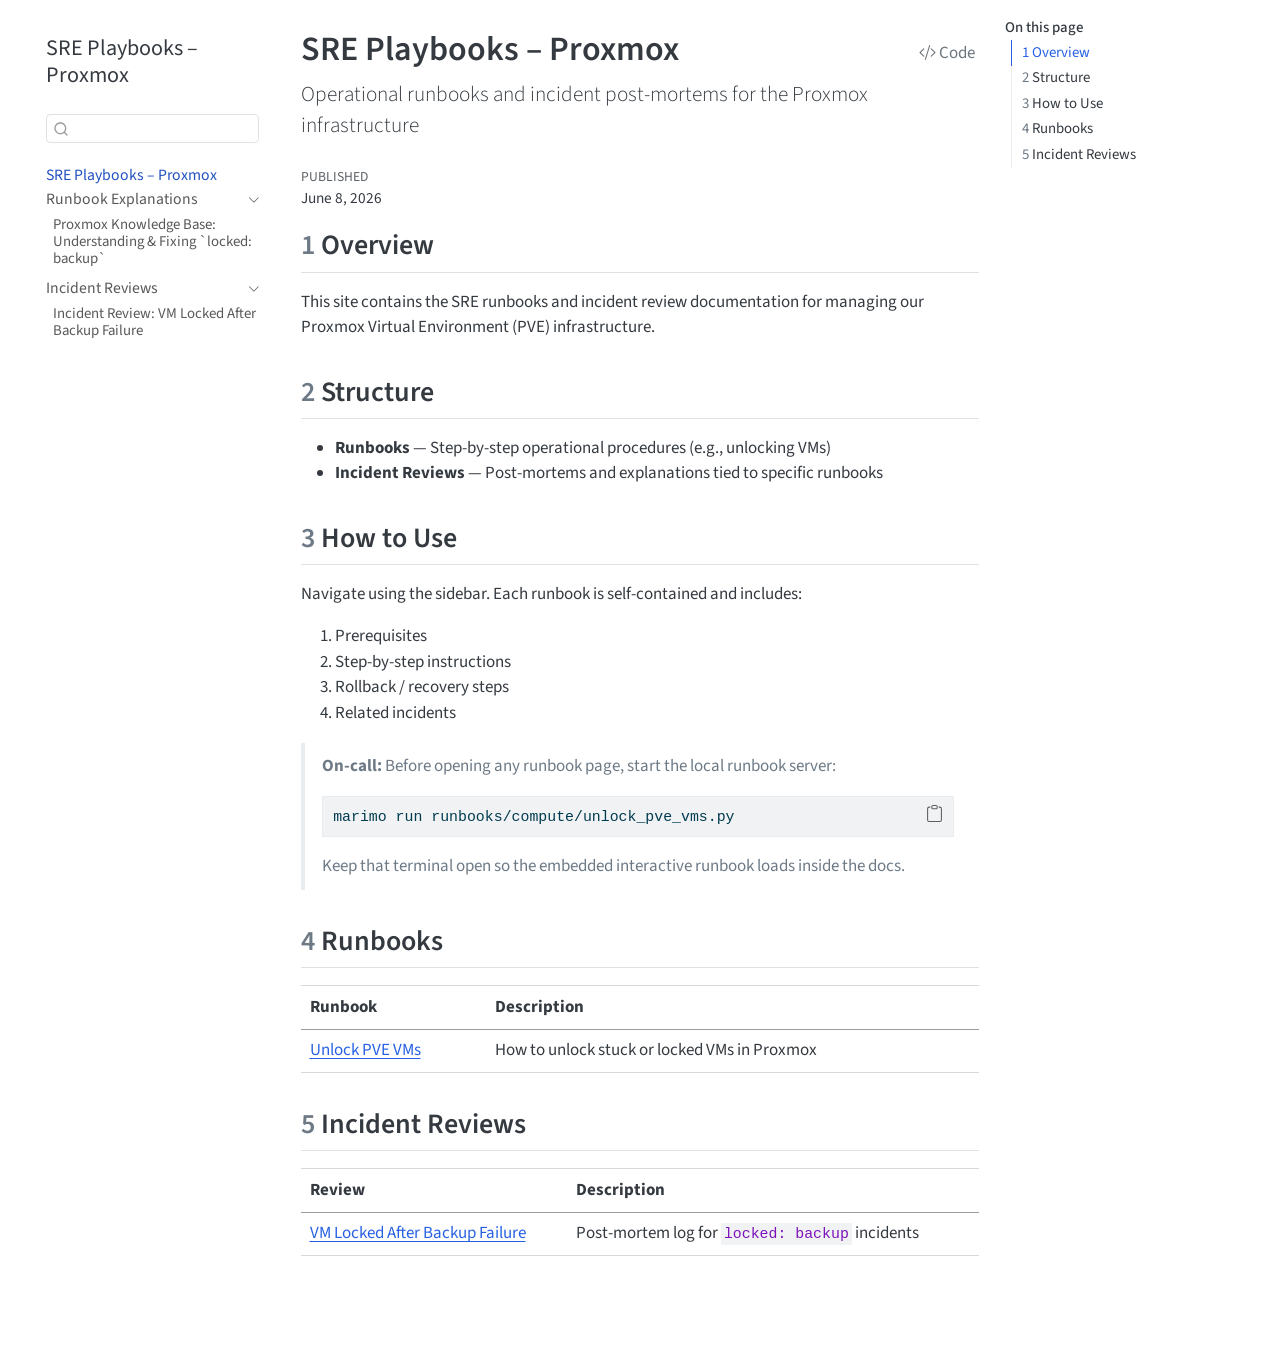
<file: index.html>
<!DOCTYPE html>
<html>
  <head>
    <meta charset="utf-8">
    <meta http-equiv="refresh" content="0; url=./production/">
    <link rel="canonical" href="./production/">
    <title>Redirecting…</title>
  </head>
  <body>
    <p>Redirecting to <a href="./production/">documentation</a>…</p>
  </body>
</html>
</file>
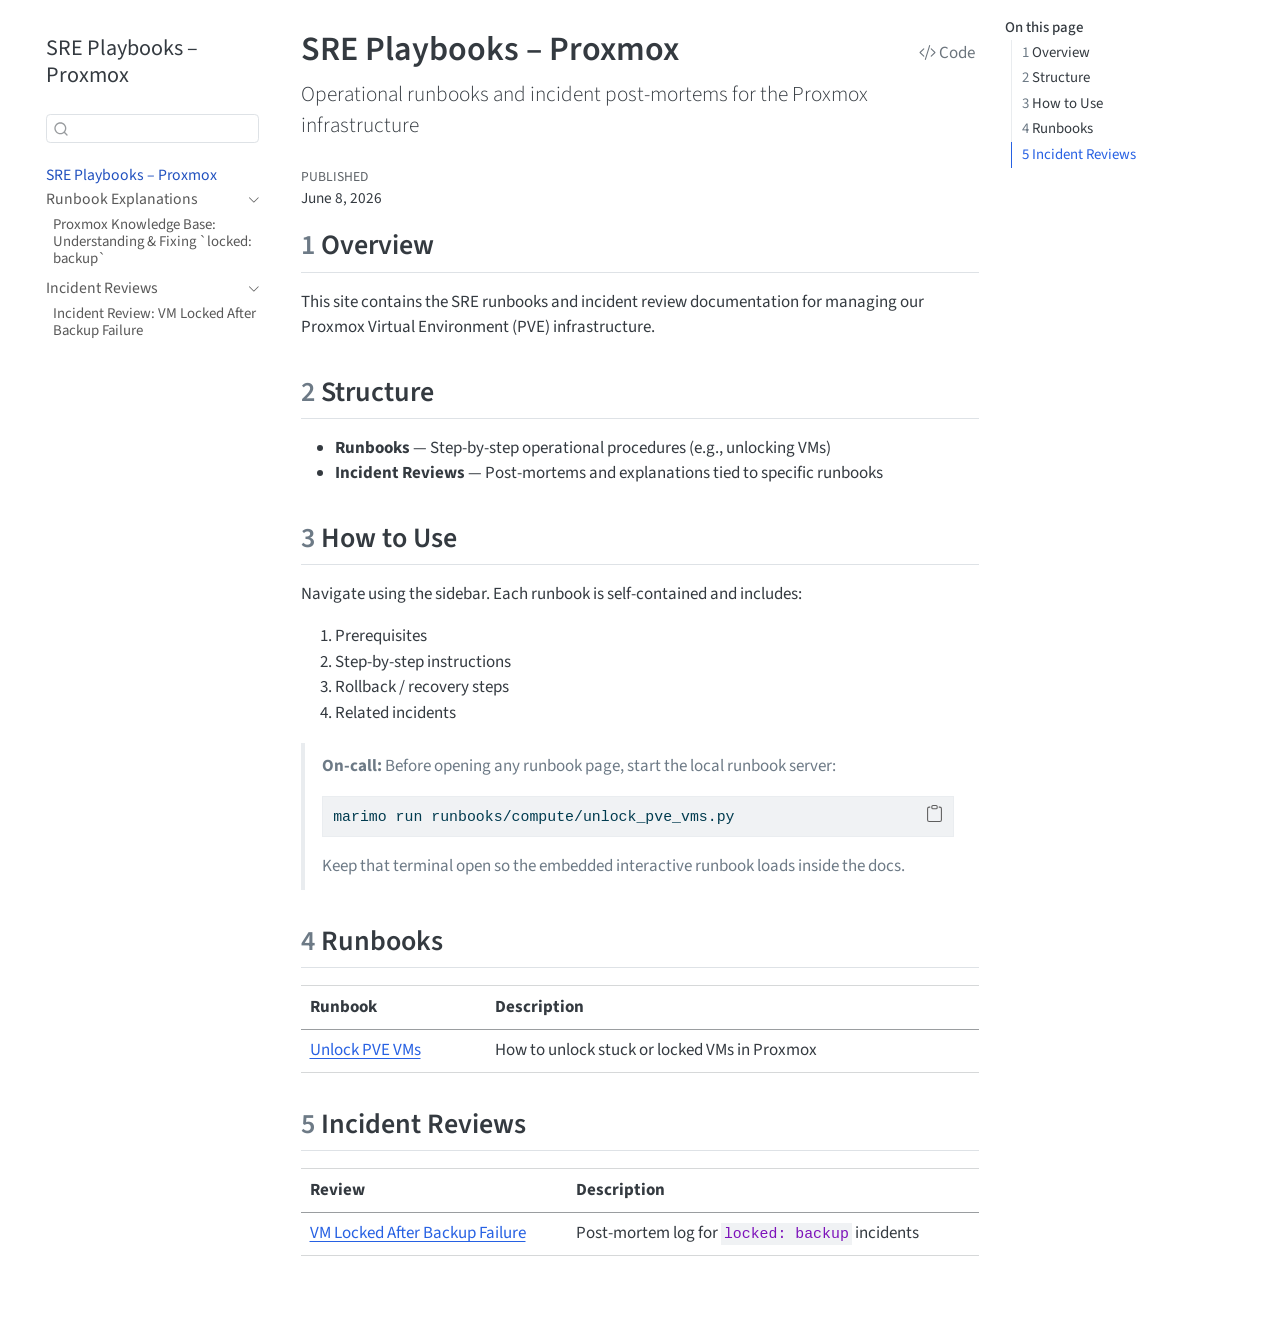
<file: production/index.html>
<!DOCTYPE html>
<html xmlns="http://www.w3.org/1999/xhtml" lang="en" xml:lang="en"><head>

<meta charset="utf-8">
<meta name="generator" content="quarto-1.9.38">

<meta name="viewport" content="width=device-width, initial-scale=1.0, user-scalable=yes">

<meta name="dcterms.date" content="2026-06-08">

<title>SRE Playbooks – Proxmox</title>
<style>
/* Default styles provided by pandoc.
** See https://pandoc.org/MANUAL.html#variables-for-html for config info.
*/
code{white-space: pre-wrap;}
span.smallcaps{font-variant: small-caps;}
div.columns{display: flex; gap: min(4vw, 1.5em);}
div.column{flex: auto; overflow-x: auto;}
div.hanging-indent{margin-left: 1.5em; text-indent: -1.5em;}
ul.task-list{list-style: none;}
ul.task-list li input[type="checkbox"] {
  width: 0.8em;
  margin: 0 0.8em 0.2em -1em; /* quarto-specific, see https://github.com/quarto-dev/quarto-cli/issues/4556 */ 
  vertical-align: middle;
}
/* CSS for syntax highlighting */
html { -webkit-text-size-adjust: 100%; }
pre > code.sourceCode { white-space: pre; position: relative; }
pre > code.sourceCode > span { display: inline-block; line-height: 1.25; }
pre > code.sourceCode > span:empty { height: 1.2em; }
.sourceCode { overflow: visible; }
code.sourceCode > span { color: inherit; text-decoration: inherit; }
div.sourceCode { margin: 1em 0; }
pre.sourceCode { margin: 0; }
@media screen {
div.sourceCode { overflow: auto; }
}
@media print {
pre > code.sourceCode { white-space: pre-wrap; }
pre > code.sourceCode > span { text-indent: -5em; padding-left: 5em; }
}
pre.numberSource code
  { counter-reset: source-line 0; }
pre.numberSource code > span
  { position: relative; left: -4em; counter-increment: source-line; }
pre.numberSource code > span > a:first-child::before
  { content: counter(source-line);
    position: relative; left: -1em; text-align: right; vertical-align: baseline;
    border: none; display: inline-block;
    -webkit-touch-callout: none; -webkit-user-select: none;
    -khtml-user-select: none; -moz-user-select: none;
    -ms-user-select: none; user-select: none;
    padding: 0 4px; width: 4em;
  }
pre.numberSource { margin-left: 3em;  padding-left: 4px; }
div.sourceCode
  {   }
@media screen {
pre > code.sourceCode > span > a:first-child::before { text-decoration: underline; }
}
</style>


<script src="site_libs/quarto-nav/quarto-nav.js"></script>
<script src="site_libs/quarto-nav/headroom.min.js"></script>
<script src="site_libs/clipboard/clipboard.min.js"></script>
<script src="site_libs/quarto-search/autocomplete.umd.js"></script>
<script src="site_libs/quarto-search/fuse.min.js"></script>
<script src="site_libs/quarto-search/quarto-search.js"></script>
<meta name="quarto:offset" content="./">
<script src="site_libs/quarto-html/quarto.js" type="module"></script>
<script src="site_libs/quarto-html/tabsets/tabsets.js" type="module"></script>
<script src="site_libs/quarto-html/popper.min.js"></script>
<script src="site_libs/quarto-html/tippy.umd.min.js"></script>
<script src="site_libs/quarto-html/anchor.min.js"></script>
<link href="site_libs/quarto-html/tippy.css" rel="stylesheet">
<link href="site_libs/quarto-html/quarto-syntax-highlighting-15634bcf2e68342d4ad2dfa704d543f6.css" rel="stylesheet" id="quarto-text-highlighting-styles">
<script src="site_libs/bootstrap/bootstrap.min.js"></script>
<link href="site_libs/bootstrap/bootstrap-icons.css" rel="stylesheet">
<link href="site_libs/bootstrap/bootstrap-eab2be7250f584328c98fcd9a03b5673.min.css" rel="stylesheet" append-hash="true" id="quarto-bootstrap" data-mode="light">
<script id="quarto-search-options" type="application/json">{
  "location": "sidebar",
  "copy-button": false,
  "collapse-after": 3,
  "panel-placement": "start",
  "type": "textbox",
  "limit": 50,
  "keyboard-shortcut": [
    "f",
    "/",
    "s"
  ],
  "show-item-context": false,
  "language": {
    "search-no-results-text": "No results",
    "search-matching-documents-text": "matching documents",
    "search-copy-link-title": "Copy link to search",
    "search-hide-matches-text": "Hide additional matches",
    "search-more-match-text": "more match in this document",
    "search-more-matches-text": "more matches in this document",
    "search-clear-button-title": "Clear",
    "search-text-placeholder": "",
    "search-detached-cancel-button-title": "Cancel",
    "search-submit-button-title": "Submit",
    "search-label": "Search"
  }
}</script>


</head>

<body class="nav-sidebar floating quarto-light">

<div id="quarto-search-results"></div>
  <header id="quarto-header" class="headroom fixed-top">
  <nav class="quarto-secondary-nav">
    <div class="container-fluid d-flex">
      <button type="button" class="quarto-btn-toggle btn" data-bs-toggle="collapse" role="button" data-bs-target=".quarto-sidebar-collapse-item" aria-controls="quarto-sidebar" aria-expanded="false" aria-label="Toggle sidebar navigation" onclick="if (window.quartoToggleHeadroom) { window.quartoToggleHeadroom(); }">
        <i class="bi bi-layout-text-sidebar-reverse"></i>
      </button>
        <nav class="quarto-page-breadcrumbs" aria-label="breadcrumb"><ol class="breadcrumb"><li class="breadcrumb-item"><a href="./index.html">SRE Playbooks – Proxmox</a></li></ol></nav>
        <a class="flex-grow-1" role="navigation" data-bs-toggle="collapse" data-bs-target=".quarto-sidebar-collapse-item" aria-controls="quarto-sidebar" aria-expanded="false" aria-label="Toggle sidebar navigation" onclick="if (window.quartoToggleHeadroom) { window.quartoToggleHeadroom(); }">      
        </a>
      <button type="button" class="btn quarto-search-button" aria-label="Search" onclick="window.quartoOpenSearch();">
        <i class="bi bi-search"></i>
      </button>
    </div>
  </nav>
</header>
<!-- content -->
<div id="quarto-content" class="quarto-container page-columns page-rows-contents page-layout-article">
<!-- sidebar -->
  <nav id="quarto-sidebar" class="sidebar collapse collapse-horizontal quarto-sidebar-collapse-item sidebar-navigation floating overflow-auto">
    <div class="pt-lg-2 mt-2 text-left sidebar-header">
    <div class="sidebar-title mb-0 py-0">
      <a href="./">SRE Playbooks – Proxmox</a> 
    </div>
      </div>
        <div class="mt-2 flex-shrink-0 align-items-center">
        <div class="sidebar-search">
        <div id="quarto-search" class="" title="Search"></div>
        </div>
        </div>
    <div class="sidebar-menu-container"> 
    <ul class="list-unstyled mt-1">
        <li class="sidebar-item">
  <div class="sidebar-item-container"> 
  <a href="./index.html" class="sidebar-item-text sidebar-link active">
 <span class="menu-text">SRE Playbooks – Proxmox</span></a>
  </div>
</li>
        <li class="sidebar-item sidebar-item-section">
      <div class="sidebar-item-container"> 
            <a class="sidebar-item-text sidebar-link text-start" data-bs-toggle="collapse" data-bs-target="#quarto-sidebar-section-1" role="navigation" aria-expanded="true">
 <span class="menu-text">Runbook Explanations</span></a>
          <a class="sidebar-item-toggle text-start" data-bs-toggle="collapse" data-bs-target="#quarto-sidebar-section-1" role="navigation" aria-expanded="true" aria-label="Toggle section">
            <i class="bi bi-chevron-right ms-2"></i>
          </a> 
      </div>
      <ul id="quarto-sidebar-section-1" class="collapse list-unstyled sidebar-section depth1 show">  
          <li class="sidebar-item">
  <div class="sidebar-item-container"> 
  <a href="./runbook-explanation/unlock_pve_vms.html" class="sidebar-item-text sidebar-link">
 <span class="menu-text">Proxmox Knowledge Base: Understanding &amp; Fixing `locked: backup`</span></a>
  </div>
</li>
      </ul>
  </li>
        <li class="sidebar-item sidebar-item-section">
      <div class="sidebar-item-container"> 
            <a class="sidebar-item-text sidebar-link text-start" data-bs-toggle="collapse" data-bs-target="#quarto-sidebar-section-2" role="navigation" aria-expanded="true">
 <span class="menu-text">Incident Reviews</span></a>
          <a class="sidebar-item-toggle text-start" data-bs-toggle="collapse" data-bs-target="#quarto-sidebar-section-2" role="navigation" aria-expanded="true" aria-label="Toggle section">
            <i class="bi bi-chevron-right ms-2"></i>
          </a> 
      </div>
      <ul id="quarto-sidebar-section-2" class="collapse list-unstyled sidebar-section depth1 show">  
          <li class="sidebar-item">
  <div class="sidebar-item-container"> 
  <a href="./incident-reviews/unlock_pve_vms.html" class="sidebar-item-text sidebar-link">
 <span class="menu-text">Incident Review: VM Locked After Backup Failure</span></a>
  </div>
</li>
      </ul>
  </li>
    </ul>
    </div>
</nav>
<div id="quarto-sidebar-glass" class="quarto-sidebar-collapse-item" data-bs-toggle="collapse" data-bs-target=".quarto-sidebar-collapse-item"></div>
<!-- margin-sidebar -->
    <div id="quarto-margin-sidebar" class="sidebar margin-sidebar">
        <nav id="TOC" role="doc-toc" class="toc-active">
    <h2 id="toc-title">On this page</h2>
   
  <ul>
  <li><a href="#overview" id="toc-overview" class="nav-link active" data-scroll-target="#overview"><span class="header-section-number">1</span> Overview</a></li>
  <li><a href="#structure" id="toc-structure" class="nav-link" data-scroll-target="#structure"><span class="header-section-number">2</span> Structure</a></li>
  <li><a href="#how-to-use" id="toc-how-to-use" class="nav-link" data-scroll-target="#how-to-use"><span class="header-section-number">3</span> How to Use</a></li>
  <li><a href="#runbooks" id="toc-runbooks" class="nav-link" data-scroll-target="#runbooks"><span class="header-section-number">4</span> Runbooks</a></li>
  <li><a href="#incident-reviews" id="toc-incident-reviews" class="nav-link" data-scroll-target="#incident-reviews"><span class="header-section-number">5</span> Incident Reviews</a></li>
  </ul>
</nav>
    </div>
<!-- main -->
<main class="content" id="quarto-document-content">

<header id="title-block-header" class="quarto-title-block default">
<div class="quarto-title">
<div class="quarto-title-block"><div><h1 class="title">SRE Playbooks – Proxmox</h1><button type="button" class="btn code-tools-button" id="quarto-code-tools-source"><i class="bi"></i> Code</button></div></div>
<p class="subtitle lead">Operational runbooks and incident post-mortems for the Proxmox infrastructure</p>
</div>



<div class="quarto-title-meta">

    
    <div>
    <div class="quarto-title-meta-heading">Published</div>
    <div class="quarto-title-meta-contents">
      <p class="date">June 8, 2026</p>
    </div>
  </div>
  
    
  </div>
  


</header>


<section id="overview" class="level2" data-number="1">
<h2 data-number="1" class="anchored" data-anchor-id="overview"><span class="header-section-number">1</span> Overview</h2>
<p>This site contains the SRE runbooks and incident review documentation for managing our Proxmox Virtual Environment (PVE) infrastructure.</p>
</section>
<section id="structure" class="level2" data-number="2">
<h2 data-number="2" class="anchored" data-anchor-id="structure"><span class="header-section-number">2</span> Structure</h2>
<ul>
<li><strong>Runbooks</strong> — Step-by-step operational procedures (e.g., unlocking VMs)</li>
<li><strong>Incident Reviews</strong> — Post-mortems and explanations tied to specific runbooks</li>
</ul>
</section>
<section id="how-to-use" class="level2" data-number="3">
<h2 data-number="3" class="anchored" data-anchor-id="how-to-use"><span class="header-section-number">3</span> How to Use</h2>
<p>Navigate using the sidebar. Each runbook is self-contained and includes:</p>
<ol type="1">
<li>Prerequisites</li>
<li>Step-by-step instructions</li>
<li>Rollback / recovery steps</li>
<li>Related incidents</li>
</ol>
<blockquote class="blockquote">
<p><strong>On-call:</strong> Before opening any runbook page, start the local runbook server:</p>
<div class="code-copy-outer-scaffold"><div class="sourceCode" id="cb1"><pre class="sourceCode bash code-with-copy"><code class="sourceCode bash"><span id="cb1-1"><a href="#cb1-1" aria-hidden="true" tabindex="-1"></a><span class="ex">marimo</span> run runbooks/compute/unlock_pve_vms.py</span></code></pre></div><button title="Copy to Clipboard" class="code-copy-button"><i class="bi"></i></button></div>
<p>Keep that terminal open so the embedded interactive runbook loads inside the docs.</p>
</blockquote>
</section>
<section id="runbooks" class="level2" data-number="4">
<h2 data-number="4" class="anchored" data-anchor-id="runbooks"><span class="header-section-number">4</span> Runbooks</h2>
<table class="caption-top table">
<thead>
<tr class="header">
<th>Runbook</th>
<th>Description</th>
</tr>
</thead>
<tbody>
<tr class="odd">
<td><a href="./runbook-explanation/unlock_pve_vms.html">Unlock PVE VMs</a></td>
<td>How to unlock stuck or locked VMs in Proxmox</td>
</tr>
</tbody>
</table>
</section>
<section id="incident-reviews" class="level2" data-number="5">
<h2 data-number="5" class="anchored" data-anchor-id="incident-reviews"><span class="header-section-number">5</span> Incident Reviews</h2>
<table class="caption-top table">
<thead>
<tr class="header">
<th>Review</th>
<th>Description</th>
</tr>
</thead>
<tbody>
<tr class="odd">
<td><a href="./incident-reviews/unlock_pve_vms.html">VM Locked After Backup Failure</a></td>
<td>Post-mortem log for <code>locked: backup</code> incidents</td>
</tr>
</tbody>
</table>


<!-- -->

</section>

</main> <!-- /main -->
<script id="quarto-html-after-body" type="application/javascript">
  window.document.addEventListener("DOMContentLoaded", function (event) {
    const icon = "";
    const anchorJS = new window.AnchorJS();
    anchorJS.options = {
      placement: 'right',
      icon: icon
    };
    anchorJS.add('.anchored');
    const isCodeAnnotation = (el) => {
      for (const clz of el.classList) {
        if (clz.startsWith('code-annotation-')) {                     
          return true;
        }
      }
      return false;
    }
    const onCopySuccess = function(e) {
      // button target
      const button = e.trigger;
      // don't keep focus
      button.blur();
      // flash "checked"
      button.classList.add('code-copy-button-checked');
      var currentTitle = button.getAttribute("title");
      button.setAttribute("title", "Copied!");
      let tooltip;
      if (window.bootstrap) {
        button.setAttribute("data-bs-toggle", "tooltip");
        button.setAttribute("data-bs-placement", "left");
        button.setAttribute("data-bs-title", "Copied!");
        tooltip = new bootstrap.Tooltip(button, 
          { trigger: "manual", 
            customClass: "code-copy-button-tooltip",
            offset: [0, -8]});
        tooltip.show();    
      }
      setTimeout(function() {
        if (tooltip) {
          tooltip.hide();
          button.removeAttribute("data-bs-title");
          button.removeAttribute("data-bs-toggle");
          button.removeAttribute("data-bs-placement");
        }
        button.setAttribute("title", currentTitle);
        button.classList.remove('code-copy-button-checked');
      }, 1000);
      // clear code selection
      e.clearSelection();
    }
    const getTextToCopy = function(trigger) {
      const outerScaffold = trigger.parentElement.cloneNode(true);
      const codeEl = outerScaffold.querySelector('code');
      for (const childEl of codeEl.children) {
        if (isCodeAnnotation(childEl)) {
          childEl.remove();
        }
      }
      return codeEl.innerText;
    }
    const clipboard = new window.ClipboardJS('.code-copy-button:not([data-in-quarto-modal])', {
      text: getTextToCopy
    });
    clipboard.on('success', onCopySuccess);
    if (window.document.getElementById('quarto-embedded-source-code-modal')) {
      const clipboardModal = new window.ClipboardJS('.code-copy-button[data-in-quarto-modal]', {
        text: getTextToCopy,
        container: window.document.getElementById('quarto-embedded-source-code-modal')
      });
      clipboardModal.on('success', onCopySuccess);
    }
    const viewSource = window.document.getElementById('quarto-view-source') ||
                       window.document.getElementById('quarto-code-tools-source');
    if (viewSource) {
      const sourceUrl = viewSource.getAttribute("data-quarto-source-url");
      viewSource.addEventListener("click", function(e) {
        if (sourceUrl) {
          // rstudio viewer pane
          if (/\bcapabilities=\b/.test(window.location)) {
            window.open(sourceUrl);
          } else {
            window.location.href = sourceUrl;
          }
        } else {
          const modal = new bootstrap.Modal(document.getElementById('quarto-embedded-source-code-modal'));
          modal.show();
        }
        return false;
      });
    }
    function toggleCodeHandler(show) {
      return function(e) {
        const detailsSrc = window.document.querySelectorAll(".cell > details > .sourceCode");
        for (let i=0; i<detailsSrc.length; i++) {
          const details = detailsSrc[i].parentElement;
          if (show) {
            details.open = true;
          } else {
            details.removeAttribute("open");
          }
        }
        const cellCodeDivs = window.document.querySelectorAll(".cell > .sourceCode");
        const fromCls = show ? "hidden" : "unhidden";
        const toCls = show ? "unhidden" : "hidden";
        for (let i=0; i<cellCodeDivs.length; i++) {
          const codeDiv = cellCodeDivs[i];
          if (codeDiv.classList.contains(fromCls)) {
            codeDiv.classList.remove(fromCls);
            codeDiv.classList.add(toCls);
          } 
        }
        return false;
      }
    }
    const hideAllCode = window.document.getElementById("quarto-hide-all-code");
    if (hideAllCode) {
      hideAllCode.addEventListener("click", toggleCodeHandler(false));
    }
    const showAllCode = window.document.getElementById("quarto-show-all-code");
    if (showAllCode) {
      showAllCode.addEventListener("click", toggleCodeHandler(true));
    }
      var localhostRegex = new RegExp(/^(?:http|https):\/\/localhost\:?[0-9]*\//);
      var mailtoRegex = new RegExp(/^mailto:/);
        var filterRegex = new RegExp('/' + window.location.host + '/');
      var isInternal = (href) => {
          return filterRegex.test(href) || localhostRegex.test(href) || mailtoRegex.test(href);
      }
      // Inspect non-navigation links and adorn them if external
     var links = window.document.querySelectorAll('a[href]:not(.nav-link):not(.navbar-brand):not(.toc-action):not(.sidebar-link):not(.sidebar-item-toggle):not(.pagination-link):not(.no-external):not([aria-hidden]):not(.dropdown-item):not(.quarto-navigation-tool):not(.about-link)');
      for (var i=0; i<links.length; i++) {
        const link = links[i];
        if (!isInternal(link.href)) {
          // undo the damage that might have been done by quarto-nav.js in the case of
          // links that we want to consider external
          if (link.dataset.originalHref !== undefined) {
            link.href = link.dataset.originalHref;
          }
        }
      }
    function tippyHover(el, contentFn, onTriggerFn, onUntriggerFn) {
      const config = {
        allowHTML: true,
        maxWidth: 500,
        delay: 100,
        arrow: false,
        appendTo: function(el) {
            return el.parentElement;
        },
        interactive: true,
        interactiveBorder: 10,
        theme: 'quarto',
        placement: 'bottom-start',
      };
      if (contentFn) {
        config.content = contentFn;
      }
      if (onTriggerFn) {
        config.onTrigger = onTriggerFn;
      }
      if (onUntriggerFn) {
        config.onUntrigger = onUntriggerFn;
      }
      window.tippy(el, config); 
    }
    const noterefs = window.document.querySelectorAll('a[role="doc-noteref"]');
    for (var i=0; i<noterefs.length; i++) {
      const ref = noterefs[i];
      tippyHover(ref, function() {
        // use id or data attribute instead here
        let href = ref.getAttribute('data-footnote-href') || ref.getAttribute('href');
        try { href = new URL(href).hash; } catch {}
        const id = href.replace(/^#\/?/, "");
        const note = window.document.getElementById(id);
        if (note) {
          return note.innerHTML;
        } else {
          return "";
        }
      });
    }
    const xrefs = window.document.querySelectorAll('a.quarto-xref');
    const processXRef = (id, note) => {
      // Strip column container classes
      const stripColumnClz = (el) => {
        el.classList.remove("page-full", "page-columns");
        if (el.children) {
          for (const child of el.children) {
            stripColumnClz(child);
          }
        }
      }
      stripColumnClz(note)
      if (id === null || id.startsWith('sec-')) {
        // Special case sections, only their first couple elements
        const container = document.createElement("div");
        if (note.children && note.children.length > 2) {
          container.appendChild(note.children[0].cloneNode(true));
          for (let i = 1; i < note.children.length; i++) {
            const child = note.children[i];
            if (child.tagName === "P" && child.innerText === "") {
              continue;
            } else {
              container.appendChild(child.cloneNode(true));
              break;
            }
          }
          if (window.Quarto?.typesetMath) {
            window.Quarto.typesetMath(container);
          }
          return container.innerHTML
        } else {
          if (window.Quarto?.typesetMath) {
            window.Quarto.typesetMath(note);
          }
          return note.innerHTML;
        }
      } else {
        // Remove any anchor links if they are present
        const anchorLink = note.querySelector('a.anchorjs-link');
        if (anchorLink) {
          anchorLink.remove();
        }
        if (window.Quarto?.typesetMath) {
          window.Quarto.typesetMath(note);
        }
        if (note.classList.contains("callout")) {
          return note.outerHTML;
        } else {
          return note.innerHTML;
        }
      }
    }
    for (var i=0; i<xrefs.length; i++) {
      const xref = xrefs[i];
      tippyHover(xref, undefined, function(instance) {
        instance.disable();
        let url = xref.getAttribute('href');
        let hash = undefined; 
        if (url.startsWith('#')) {
          hash = url;
        } else {
          try { hash = new URL(url).hash; } catch {}
        }
        if (hash) {
          const id = hash.replace(/^#\/?/, "");
          const note = window.document.getElementById(id);
          if (note !== null) {
            try {
              const html = processXRef(id, note.cloneNode(true));
              instance.setContent(html);
            } finally {
              instance.enable();
              instance.show();
            }
          } else {
            // See if we can fetch this
            fetch(url.split('#')[0])
            .then(res => res.text())
            .then(html => {
              const parser = new DOMParser();
              const htmlDoc = parser.parseFromString(html, "text/html");
              const note = htmlDoc.getElementById(id);
              if (note !== null) {
                const html = processXRef(id, note);
                instance.setContent(html);
              } 
            }).finally(() => {
              instance.enable();
              instance.show();
            });
          }
        } else {
          // See if we can fetch a full url (with no hash to target)
          // This is a special case and we should probably do some content thinning / targeting
          fetch(url)
          .then(res => res.text())
          .then(html => {
            const parser = new DOMParser();
            const htmlDoc = parser.parseFromString(html, "text/html");
            const note = htmlDoc.querySelector('main.content');
            if (note !== null) {
              // This should only happen for chapter cross references
              // (since there is no id in the URL)
              // remove the first header
              if (note.children.length > 0 && note.children[0].tagName === "HEADER") {
                note.children[0].remove();
              }
              const html = processXRef(null, note);
              instance.setContent(html);
            } 
          }).finally(() => {
            instance.enable();
            instance.show();
          });
        }
      }, function(instance) {
      });
    }
        let selectedAnnoteEl;
        const selectorForAnnotation = ( cell, annotation) => {
          let cellAttr = 'data-code-cell="' + cell + '"';
          let lineAttr = 'data-code-annotation="' +  annotation + '"';
          const selector = 'span[' + cellAttr + '][' + lineAttr + ']';
          return selector;
        }
        const selectCodeLines = (annoteEl) => {
          const doc = window.document;
          const targetCell = annoteEl.getAttribute("data-target-cell");
          const targetAnnotation = annoteEl.getAttribute("data-target-annotation");
          const annoteSpan = window.document.querySelector(selectorForAnnotation(targetCell, targetAnnotation));
          const lines = annoteSpan.getAttribute("data-code-lines").split(",");
          const lineIds = lines.map((line) => {
            return targetCell + "-" + line;
          })
          let top = null;
          let height = null;
          let parent = null;
          if (lineIds.length > 0) {
              //compute the position of the single el (top and bottom and make a div)
              const el = window.document.getElementById(lineIds[0]);
              top = el.offsetTop;
              height = el.offsetHeight;
              parent = el.parentElement.parentElement;
            if (lineIds.length > 1) {
              const lastEl = window.document.getElementById(lineIds[lineIds.length - 1]);
              const bottom = lastEl.offsetTop + lastEl.offsetHeight;
              height = bottom - top;
            }
            if (top !== null && height !== null && parent !== null) {
              // cook up a div (if necessary) and position it 
              let div = window.document.getElementById("code-annotation-line-highlight");
              if (div === null) {
                div = window.document.createElement("div");
                div.setAttribute("id", "code-annotation-line-highlight");
                div.style.position = 'absolute';
                parent.appendChild(div);
              }
              div.style.top = top - 2 + "px";
              div.style.height = height + 4 + "px";
              div.style.left = 0;
              let gutterDiv = window.document.getElementById("code-annotation-line-highlight-gutter");
              if (gutterDiv === null) {
                gutterDiv = window.document.createElement("div");
                gutterDiv.setAttribute("id", "code-annotation-line-highlight-gutter");
                gutterDiv.style.position = 'absolute';
                const codeCell = window.document.getElementById(targetCell);
                const gutter = codeCell.querySelector('.code-annotation-gutter');
                gutter.appendChild(gutterDiv);
              }
              gutterDiv.style.top = top - 2 + "px";
              gutterDiv.style.height = height + 4 + "px";
            }
            selectedAnnoteEl = annoteEl;
          }
        };
        const unselectCodeLines = () => {
          const elementsIds = ["code-annotation-line-highlight", "code-annotation-line-highlight-gutter"];
          elementsIds.forEach((elId) => {
            const div = window.document.getElementById(elId);
            if (div) {
              div.remove();
            }
          });
          selectedAnnoteEl = undefined;
        };
          // Handle positioning of the toggle
      window.addEventListener(
        "resize",
        throttle(() => {
          elRect = undefined;
          if (selectedAnnoteEl) {
            selectCodeLines(selectedAnnoteEl);
          }
        }, 10)
      );
      function throttle(fn, ms) {
      let throttle = false;
      let timer;
        return (...args) => {
          if(!throttle) { // first call gets through
              fn.apply(this, args);
              throttle = true;
          } else { // all the others get throttled
              if(timer) clearTimeout(timer); // cancel #2
              timer = setTimeout(() => {
                fn.apply(this, args);
                timer = throttle = false;
              }, ms);
          }
        };
      }
        // Attach click handler to the DT
        const annoteDls = window.document.querySelectorAll('dt[data-target-cell]');
        for (const annoteDlNode of annoteDls) {
          annoteDlNode.addEventListener('click', (event) => {
            const clickedEl = event.target;
            if (clickedEl !== selectedAnnoteEl) {
              unselectCodeLines();
              const activeEl = window.document.querySelector('dt[data-target-cell].code-annotation-active');
              if (activeEl) {
                activeEl.classList.remove('code-annotation-active');
              }
              selectCodeLines(clickedEl);
              clickedEl.classList.add('code-annotation-active');
            } else {
              // Unselect the line
              unselectCodeLines();
              clickedEl.classList.remove('code-annotation-active');
            }
          });
        }
    const findCites = (el) => {
      const parentEl = el.parentElement;
      if (parentEl) {
        const cites = parentEl.dataset.cites;
        if (cites) {
          return {
            el,
            cites: cites.split(' ')
          };
        } else {
          return findCites(el.parentElement)
        }
      } else {
        return undefined;
      }
    };
    var bibliorefs = window.document.querySelectorAll('a[role="doc-biblioref"]');
    for (var i=0; i<bibliorefs.length; i++) {
      const ref = bibliorefs[i];
      const citeInfo = findCites(ref);
      if (citeInfo) {
        tippyHover(citeInfo.el, function() {
          var popup = window.document.createElement('div');
          citeInfo.cites.forEach(function(cite) {
            var citeDiv = window.document.createElement('div');
            citeDiv.classList.add('hanging-indent');
            citeDiv.classList.add('csl-entry');
            var biblioDiv = window.document.getElementById('ref-' + cite);
            if (biblioDiv) {
              citeDiv.innerHTML = biblioDiv.innerHTML;
            }
            popup.appendChild(citeDiv);
          });
          return popup.innerHTML;
        });
      }
    }
  });
  </script><div class="modal fade" id="quarto-embedded-source-code-modal" tabindex="-1" aria-labelledby="quarto-embedded-source-code-modal-label" aria-hidden="true"><div class="modal-dialog modal-dialog-scrollable"><div class="modal-content"><div class="modal-header"><h5 class="modal-title" id="quarto-embedded-source-code-modal-label">Source Code</h5><button class="btn-close" data-bs-dismiss="modal"></button></div><div class="modal-body"><div class="">
<div class="code-copy-outer-scaffold"><div class="sourceCode" id="cb2" data-shortcodes="false"><pre class="sourceCode markdown code-with-copy"><code class="sourceCode markdown"><span id="cb2-1"><a href="#cb2-1" aria-hidden="true" tabindex="-1"></a><span class="co">---</span></span>
<span id="cb2-2"><a href="#cb2-2" aria-hidden="true" tabindex="-1"></a><span class="an">title:</span><span class="co"> "SRE Playbooks – Proxmox"</span></span>
<span id="cb2-3"><a href="#cb2-3" aria-hidden="true" tabindex="-1"></a><span class="an">subtitle:</span><span class="co"> "Operational runbooks and incident post-mortems for the Proxmox infrastructure"</span></span>
<span id="cb2-4"><a href="#cb2-4" aria-hidden="true" tabindex="-1"></a><span class="an">date:</span><span class="co"> today</span></span>
<span id="cb2-5"><a href="#cb2-5" aria-hidden="true" tabindex="-1"></a><span class="co">---</span></span>
<span id="cb2-6"><a href="#cb2-6" aria-hidden="true" tabindex="-1"></a></span>
<span id="cb2-7"><a href="#cb2-7" aria-hidden="true" tabindex="-1"></a><span class="fu">## Overview</span></span>
<span id="cb2-8"><a href="#cb2-8" aria-hidden="true" tabindex="-1"></a></span>
<span id="cb2-9"><a href="#cb2-9" aria-hidden="true" tabindex="-1"></a>This site contains the SRE runbooks and incident review documentation for managing</span>
<span id="cb2-10"><a href="#cb2-10" aria-hidden="true" tabindex="-1"></a>our Proxmox Virtual Environment (PVE) infrastructure.</span>
<span id="cb2-11"><a href="#cb2-11" aria-hidden="true" tabindex="-1"></a></span>
<span id="cb2-12"><a href="#cb2-12" aria-hidden="true" tabindex="-1"></a><span class="fu">## Structure</span></span>
<span id="cb2-13"><a href="#cb2-13" aria-hidden="true" tabindex="-1"></a></span>
<span id="cb2-14"><a href="#cb2-14" aria-hidden="true" tabindex="-1"></a><span class="ss">- </span>**Runbooks** — Step-by-step operational procedures (e.g., unlocking VMs)</span>
<span id="cb2-15"><a href="#cb2-15" aria-hidden="true" tabindex="-1"></a><span class="ss">- </span>**Incident Reviews** — Post-mortems and explanations tied to specific runbooks</span>
<span id="cb2-16"><a href="#cb2-16" aria-hidden="true" tabindex="-1"></a></span>
<span id="cb2-17"><a href="#cb2-17" aria-hidden="true" tabindex="-1"></a><span class="fu">## How to Use</span></span>
<span id="cb2-18"><a href="#cb2-18" aria-hidden="true" tabindex="-1"></a></span>
<span id="cb2-19"><a href="#cb2-19" aria-hidden="true" tabindex="-1"></a>Navigate using the sidebar. Each runbook is self-contained and includes:</span>
<span id="cb2-20"><a href="#cb2-20" aria-hidden="true" tabindex="-1"></a></span>
<span id="cb2-21"><a href="#cb2-21" aria-hidden="true" tabindex="-1"></a><span class="ss">1. </span>Prerequisites</span>
<span id="cb2-22"><a href="#cb2-22" aria-hidden="true" tabindex="-1"></a><span class="ss">2. </span>Step-by-step instructions</span>
<span id="cb2-23"><a href="#cb2-23" aria-hidden="true" tabindex="-1"></a><span class="ss">3. </span>Rollback / recovery steps</span>
<span id="cb2-24"><a href="#cb2-24" aria-hidden="true" tabindex="-1"></a><span class="ss">4. </span>Related incidents</span>
<span id="cb2-25"><a href="#cb2-25" aria-hidden="true" tabindex="-1"></a></span>
<span id="cb2-26"><a href="#cb2-26" aria-hidden="true" tabindex="-1"></a><span class="at">&gt; **On-call:** Before opening any runbook page, start the local runbook server:</span></span>
<span id="cb2-27"><a href="#cb2-27" aria-hidden="true" tabindex="-1"></a><span class="at">&gt; ```bash</span></span>
<span id="cb2-28"><a href="#cb2-28" aria-hidden="true" tabindex="-1"></a><span class="at">&gt; marimo run runbooks/compute/unlock_pve_vms.py</span></span>
<span id="cb2-29"><a href="#cb2-29" aria-hidden="true" tabindex="-1"></a><span class="at">&gt; ```</span></span>
<span id="cb2-30"><a href="#cb2-30" aria-hidden="true" tabindex="-1"></a><span class="at">&gt; Keep that terminal open so the embedded interactive runbook loads inside the docs.</span></span>
<span id="cb2-31"><a href="#cb2-31" aria-hidden="true" tabindex="-1"></a></span>
<span id="cb2-32"><a href="#cb2-32" aria-hidden="true" tabindex="-1"></a><span class="fu">## Runbooks</span></span>
<span id="cb2-33"><a href="#cb2-33" aria-hidden="true" tabindex="-1"></a></span>
<span id="cb2-34"><a href="#cb2-34" aria-hidden="true" tabindex="-1"></a><span class="pp">|</span> Runbook <span class="pp">|</span> Description <span class="pp">|</span></span>
<span id="cb2-35"><a href="#cb2-35" aria-hidden="true" tabindex="-1"></a><span class="pp">|---|---|</span></span>
<span id="cb2-36"><a href="#cb2-36" aria-hidden="true" tabindex="-1"></a><span class="pp">|</span> <span class="co">[</span><span class="ot">Unlock PVE VMs</span><span class="co">](runbook-explanation/unlock_pve_vms.qmd)</span> <span class="pp">|</span> How to unlock stuck or locked VMs in Proxmox <span class="pp">|</span></span>
<span id="cb2-37"><a href="#cb2-37" aria-hidden="true" tabindex="-1"></a></span>
<span id="cb2-38"><a href="#cb2-38" aria-hidden="true" tabindex="-1"></a><span class="fu">## Incident Reviews</span></span>
<span id="cb2-39"><a href="#cb2-39" aria-hidden="true" tabindex="-1"></a></span>
<span id="cb2-40"><a href="#cb2-40" aria-hidden="true" tabindex="-1"></a><span class="pp">|</span> Review <span class="pp">|</span> Description <span class="pp">|</span></span>
<span id="cb2-41"><a href="#cb2-41" aria-hidden="true" tabindex="-1"></a><span class="pp">|---|---|</span></span>
<span id="cb2-42"><a href="#cb2-42" aria-hidden="true" tabindex="-1"></a><span class="pp">|</span> <span class="co">[</span><span class="ot">VM Locked After Backup Failure</span><span class="co">](incident-reviews/unlock_pve_vms.qmd)</span> <span class="pp">|</span> Post-mortem log for <span class="in">`locked: backup`</span> incidents <span class="pp">|</span></span></code></pre></div><button title="Copy to Clipboard" class="code-copy-button" data-in-quarto-modal=""><i class="bi"></i></button></div>
</div></div></div></div></div>
</div> <!-- /content -->




</body></html>
</file>
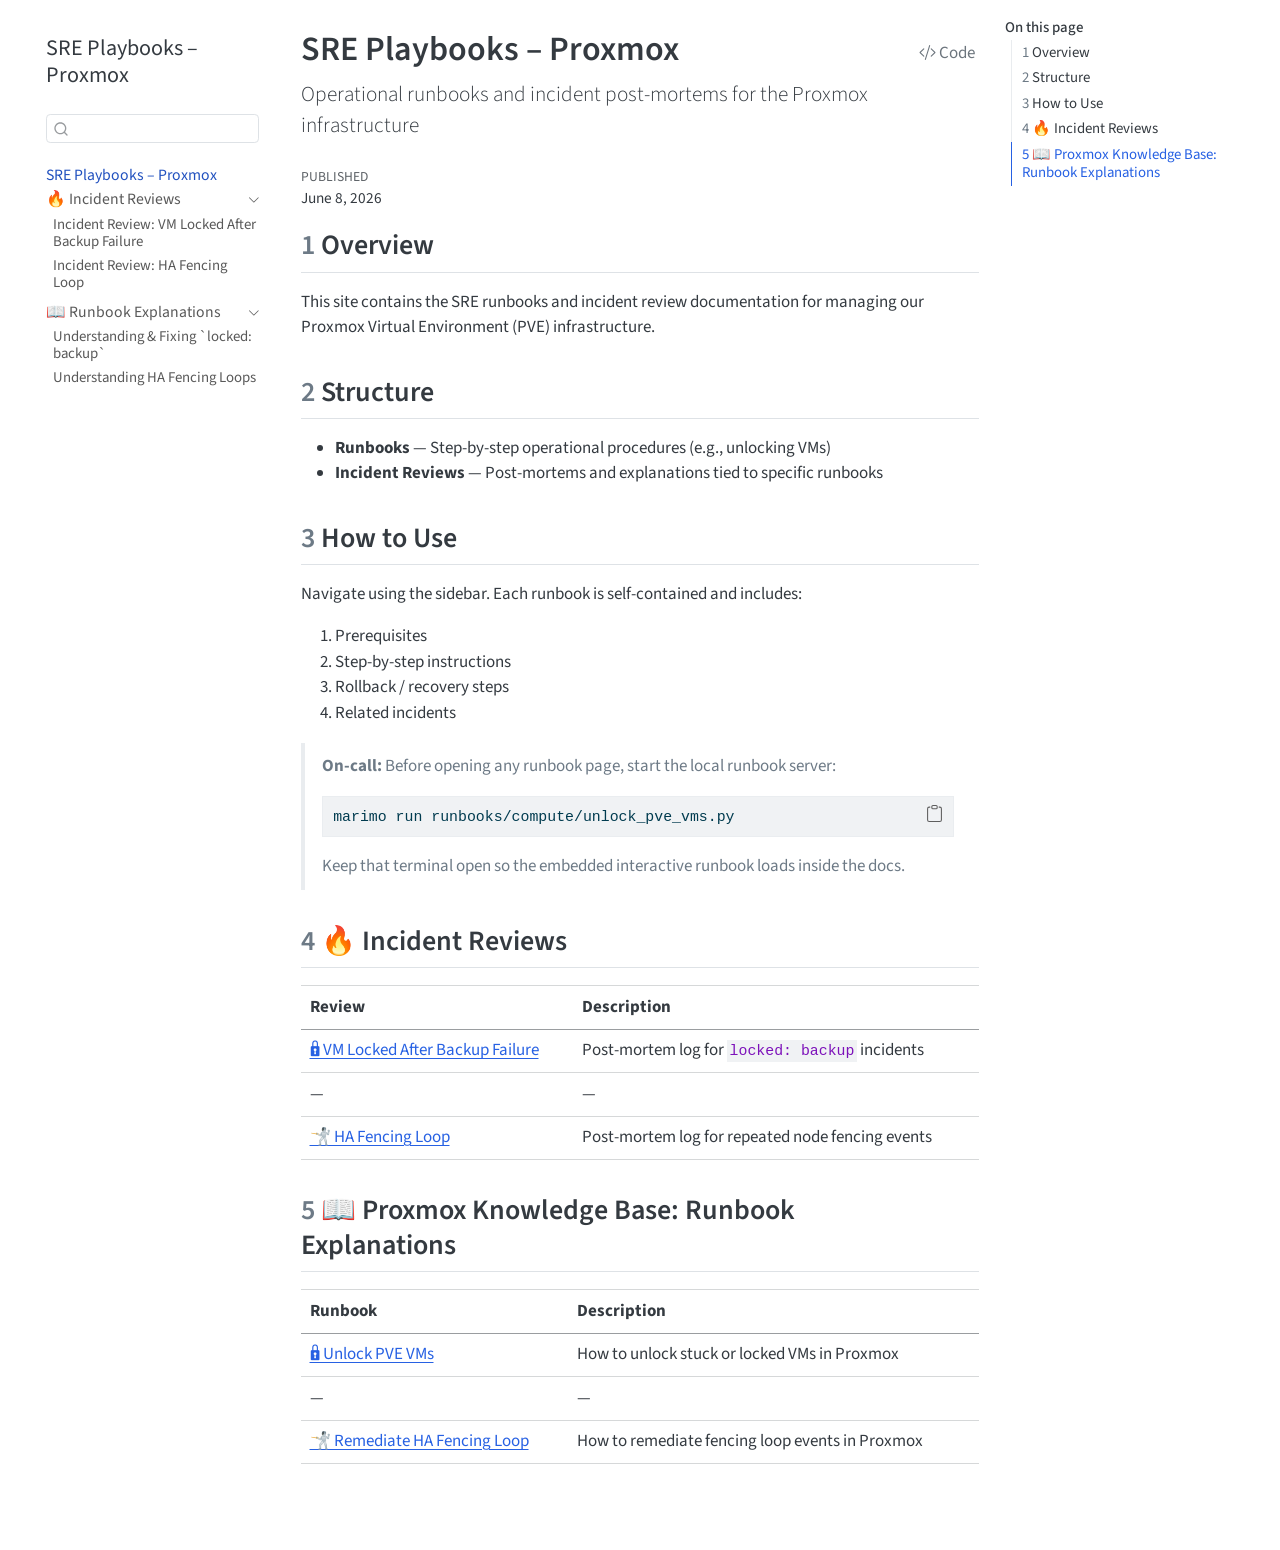
<file: previews/pr-/index.html>
<!DOCTYPE html>
<html xmlns="http://www.w3.org/1999/xhtml" lang="en" xml:lang="en"><head>

<meta charset="utf-8">
<meta name="generator" content="quarto-1.9.38">

<meta name="viewport" content="width=device-width, initial-scale=1.0, user-scalable=yes">

<meta name="dcterms.date" content="2026-06-08">

<title>SRE Playbooks – Proxmox</title>
<style>
/* Default styles provided by pandoc.
** See https://pandoc.org/MANUAL.html#variables-for-html for config info.
*/
code{white-space: pre-wrap;}
span.smallcaps{font-variant: small-caps;}
div.columns{display: flex; gap: min(4vw, 1.5em);}
div.column{flex: auto; overflow-x: auto;}
div.hanging-indent{margin-left: 1.5em; text-indent: -1.5em;}
ul.task-list{list-style: none;}
ul.task-list li input[type="checkbox"] {
  width: 0.8em;
  margin: 0 0.8em 0.2em -1em; /* quarto-specific, see https://github.com/quarto-dev/quarto-cli/issues/4556 */ 
  vertical-align: middle;
}
/* CSS for syntax highlighting */
html { -webkit-text-size-adjust: 100%; }
pre > code.sourceCode { white-space: pre; position: relative; }
pre > code.sourceCode > span { display: inline-block; line-height: 1.25; }
pre > code.sourceCode > span:empty { height: 1.2em; }
.sourceCode { overflow: visible; }
code.sourceCode > span { color: inherit; text-decoration: inherit; }
div.sourceCode { margin: 1em 0; }
pre.sourceCode { margin: 0; }
@media screen {
div.sourceCode { overflow: auto; }
}
@media print {
pre > code.sourceCode { white-space: pre-wrap; }
pre > code.sourceCode > span { text-indent: -5em; padding-left: 5em; }
}
pre.numberSource code
  { counter-reset: source-line 0; }
pre.numberSource code > span
  { position: relative; left: -4em; counter-increment: source-line; }
pre.numberSource code > span > a:first-child::before
  { content: counter(source-line);
    position: relative; left: -1em; text-align: right; vertical-align: baseline;
    border: none; display: inline-block;
    -webkit-touch-callout: none; -webkit-user-select: none;
    -khtml-user-select: none; -moz-user-select: none;
    -ms-user-select: none; user-select: none;
    padding: 0 4px; width: 4em;
  }
pre.numberSource { margin-left: 3em;  padding-left: 4px; }
div.sourceCode
  {   }
@media screen {
pre > code.sourceCode > span > a:first-child::before { text-decoration: underline; }
}
</style>


<script src="site_libs/quarto-nav/quarto-nav.js"></script>
<script src="site_libs/quarto-nav/headroom.min.js"></script>
<script src="site_libs/clipboard/clipboard.min.js"></script>
<script src="site_libs/quarto-search/autocomplete.umd.js"></script>
<script src="site_libs/quarto-search/fuse.min.js"></script>
<script src="site_libs/quarto-search/quarto-search.js"></script>
<meta name="quarto:offset" content="./">
<script src="site_libs/quarto-html/quarto.js" type="module"></script>
<script src="site_libs/quarto-html/tabsets/tabsets.js" type="module"></script>
<script src="site_libs/quarto-html/popper.min.js"></script>
<script src="site_libs/quarto-html/tippy.umd.min.js"></script>
<script src="site_libs/quarto-html/anchor.min.js"></script>
<link href="site_libs/quarto-html/tippy.css" rel="stylesheet">
<link href="site_libs/quarto-html/quarto-syntax-highlighting-15634bcf2e68342d4ad2dfa704d543f6.css" rel="stylesheet" id="quarto-text-highlighting-styles">
<script src="site_libs/bootstrap/bootstrap.min.js"></script>
<link href="site_libs/bootstrap/bootstrap-icons.css" rel="stylesheet">
<link href="site_libs/bootstrap/bootstrap-eab2be7250f584328c98fcd9a03b5673.min.css" rel="stylesheet" append-hash="true" id="quarto-bootstrap" data-mode="light">
<script id="quarto-search-options" type="application/json">{
  "location": "sidebar",
  "copy-button": false,
  "collapse-after": 3,
  "panel-placement": "start",
  "type": "textbox",
  "limit": 50,
  "keyboard-shortcut": [
    "f",
    "/",
    "s"
  ],
  "show-item-context": false,
  "language": {
    "search-no-results-text": "No results",
    "search-matching-documents-text": "matching documents",
    "search-copy-link-title": "Copy link to search",
    "search-hide-matches-text": "Hide additional matches",
    "search-more-match-text": "more match in this document",
    "search-more-matches-text": "more matches in this document",
    "search-clear-button-title": "Clear",
    "search-text-placeholder": "",
    "search-detached-cancel-button-title": "Cancel",
    "search-submit-button-title": "Submit",
    "search-label": "Search"
  }
}</script>


</head>

<body class="nav-sidebar floating quarto-light">

<div id="quarto-search-results"></div>
  <header id="quarto-header" class="headroom fixed-top">
  <nav class="quarto-secondary-nav">
    <div class="container-fluid d-flex">
      <button type="button" class="quarto-btn-toggle btn" data-bs-toggle="collapse" role="button" data-bs-target=".quarto-sidebar-collapse-item" aria-controls="quarto-sidebar" aria-expanded="false" aria-label="Toggle sidebar navigation" onclick="if (window.quartoToggleHeadroom) { window.quartoToggleHeadroom(); }">
        <i class="bi bi-layout-text-sidebar-reverse"></i>
      </button>
        <nav class="quarto-page-breadcrumbs" aria-label="breadcrumb"><ol class="breadcrumb"><li class="breadcrumb-item"><a href="./index.html">SRE Playbooks – Proxmox</a></li></ol></nav>
        <a class="flex-grow-1" role="navigation" data-bs-toggle="collapse" data-bs-target=".quarto-sidebar-collapse-item" aria-controls="quarto-sidebar" aria-expanded="false" aria-label="Toggle sidebar navigation" onclick="if (window.quartoToggleHeadroom) { window.quartoToggleHeadroom(); }">      
        </a>
      <button type="button" class="btn quarto-search-button" aria-label="Search" onclick="window.quartoOpenSearch();">
        <i class="bi bi-search"></i>
      </button>
    </div>
  </nav>
</header>
<!-- content -->
<div id="quarto-content" class="quarto-container page-columns page-rows-contents page-layout-article">
<!-- sidebar -->
  <nav id="quarto-sidebar" class="sidebar collapse collapse-horizontal quarto-sidebar-collapse-item sidebar-navigation floating overflow-auto">
    <div class="pt-lg-2 mt-2 text-left sidebar-header">
    <div class="sidebar-title mb-0 py-0">
      <a href="./">SRE Playbooks – Proxmox</a> 
    </div>
      </div>
        <div class="mt-2 flex-shrink-0 align-items-center">
        <div class="sidebar-search">
        <div id="quarto-search" class="" title="Search"></div>
        </div>
        </div>
    <div class="sidebar-menu-container"> 
    <ul class="list-unstyled mt-1">
        <li class="sidebar-item">
  <div class="sidebar-item-container"> 
  <a href="./index.html" class="sidebar-item-text sidebar-link active">
 <span class="menu-text">SRE Playbooks – Proxmox</span></a>
  </div>
</li>
        <li class="sidebar-item sidebar-item-section">
      <div class="sidebar-item-container"> 
            <a class="sidebar-item-text sidebar-link text-start" data-bs-toggle="collapse" data-bs-target="#quarto-sidebar-section-1" role="navigation" aria-expanded="true">
 <span class="menu-text">🔥 Incident Reviews</span></a>
          <a class="sidebar-item-toggle text-start" data-bs-toggle="collapse" data-bs-target="#quarto-sidebar-section-1" role="navigation" aria-expanded="true" aria-label="Toggle section">
            <i class="bi bi-chevron-right ms-2"></i>
          </a> 
      </div>
      <ul id="quarto-sidebar-section-1" class="collapse list-unstyled sidebar-section depth1 show">  
          <li class="sidebar-item">
  <div class="sidebar-item-container"> 
  <a href="./incident-reviews/unlock_pve_vms.html" class="sidebar-item-text sidebar-link">
 <span class="menu-text">Incident Review: VM Locked After Backup Failure</span></a>
  </div>
</li>
          <li class="sidebar-item">
  <div class="sidebar-item-container"> 
  <a href="./incident-reviews/ha_fencing_loop.html" class="sidebar-item-text sidebar-link">
 <span class="menu-text">Incident Review: HA Fencing Loop</span></a>
  </div>
</li>
      </ul>
  </li>
        <li class="sidebar-item sidebar-item-section">
      <div class="sidebar-item-container"> 
            <a class="sidebar-item-text sidebar-link text-start" data-bs-toggle="collapse" data-bs-target="#quarto-sidebar-section-2" role="navigation" aria-expanded="true">
 <span class="menu-text">📖 Runbook Explanations</span></a>
          <a class="sidebar-item-toggle text-start" data-bs-toggle="collapse" data-bs-target="#quarto-sidebar-section-2" role="navigation" aria-expanded="true" aria-label="Toggle section">
            <i class="bi bi-chevron-right ms-2"></i>
          </a> 
      </div>
      <ul id="quarto-sidebar-section-2" class="collapse list-unstyled sidebar-section depth1 show">  
          <li class="sidebar-item">
  <div class="sidebar-item-container"> 
  <a href="./runbook-explanation/unlock_pve_vms.html" class="sidebar-item-text sidebar-link">
 <span class="menu-text">Understanding &amp; Fixing `locked: backup`</span></a>
  </div>
</li>
          <li class="sidebar-item">
  <div class="sidebar-item-container"> 
  <a href="./runbook-explanation/ha_fencing_loop.html" class="sidebar-item-text sidebar-link">
 <span class="menu-text">Understanding HA Fencing Loops</span></a>
  </div>
</li>
      </ul>
  </li>
    </ul>
    </div>
</nav>
<div id="quarto-sidebar-glass" class="quarto-sidebar-collapse-item" data-bs-toggle="collapse" data-bs-target=".quarto-sidebar-collapse-item"></div>
<!-- margin-sidebar -->
    <div id="quarto-margin-sidebar" class="sidebar margin-sidebar">
        <nav id="TOC" role="doc-toc" class="toc-active">
    <h2 id="toc-title">On this page</h2>
   
  <ul>
  <li><a href="#overview" id="toc-overview" class="nav-link active" data-scroll-target="#overview"><span class="header-section-number">1</span> Overview</a></li>
  <li><a href="#structure" id="toc-structure" class="nav-link" data-scroll-target="#structure"><span class="header-section-number">2</span> Structure</a></li>
  <li><a href="#how-to-use" id="toc-how-to-use" class="nav-link" data-scroll-target="#how-to-use"><span class="header-section-number">3</span> How to Use</a></li>
  <li><a href="#incident-reviews" id="toc-incident-reviews" class="nav-link" data-scroll-target="#incident-reviews"><span class="header-section-number">4</span> 🔥 Incident Reviews</a></li>
  <li><a href="#proxmox-knowledge-base-runbook-explanations" id="toc-proxmox-knowledge-base-runbook-explanations" class="nav-link" data-scroll-target="#proxmox-knowledge-base-runbook-explanations"><span class="header-section-number">5</span> 📖 Proxmox Knowledge Base: Runbook Explanations</a></li>
  </ul>
</nav>
    </div>
<!-- main -->
<main class="content" id="quarto-document-content">

<header id="title-block-header" class="quarto-title-block default">
<div class="quarto-title">
<div class="quarto-title-block"><div><h1 class="title">SRE Playbooks – Proxmox</h1><button type="button" class="btn code-tools-button" id="quarto-code-tools-source"><i class="bi"></i> Code</button></div></div>
<p class="subtitle lead">Operational runbooks and incident post-mortems for the Proxmox infrastructure</p>
</div>



<div class="quarto-title-meta">

    
    <div>
    <div class="quarto-title-meta-heading">Published</div>
    <div class="quarto-title-meta-contents">
      <p class="date">June 8, 2026</p>
    </div>
  </div>
  
    
  </div>
  


</header>


<section id="overview" class="level2" data-number="1">
<h2 data-number="1" class="anchored" data-anchor-id="overview"><span class="header-section-number">1</span> Overview</h2>
<p>This site contains the SRE runbooks and incident review documentation for managing our Proxmox Virtual Environment (PVE) infrastructure.</p>
</section>
<section id="structure" class="level2" data-number="2">
<h2 data-number="2" class="anchored" data-anchor-id="structure"><span class="header-section-number">2</span> Structure</h2>
<ul>
<li><strong>Runbooks</strong> — Step-by-step operational procedures (e.g., unlocking VMs)</li>
<li><strong>Incident Reviews</strong> — Post-mortems and explanations tied to specific runbooks</li>
</ul>
</section>
<section id="how-to-use" class="level2" data-number="3">
<h2 data-number="3" class="anchored" data-anchor-id="how-to-use"><span class="header-section-number">3</span> How to Use</h2>
<p>Navigate using the sidebar. Each runbook is self-contained and includes:</p>
<ol type="1">
<li>Prerequisites</li>
<li>Step-by-step instructions</li>
<li>Rollback / recovery steps</li>
<li>Related incidents</li>
</ol>
<blockquote class="blockquote">
<p><strong>On-call:</strong> Before opening any runbook page, start the local runbook server:</p>
<div class="code-copy-outer-scaffold"><div class="sourceCode" id="cb1"><pre class="sourceCode bash code-with-copy"><code class="sourceCode bash"><span id="cb1-1"><a href="#cb1-1" aria-hidden="true" tabindex="-1"></a><span class="ex">marimo</span> run runbooks/compute/unlock_pve_vms.py</span></code></pre></div><button title="Copy to Clipboard" class="code-copy-button"><i class="bi"></i></button></div>
<p>Keep that terminal open so the embedded interactive runbook loads inside the docs.</p>
</blockquote>
</section>
<section id="incident-reviews" class="level2" data-number="4">
<h2 data-number="4" class="anchored" data-anchor-id="incident-reviews"><span class="header-section-number">4</span> 🔥 Incident Reviews</h2>
<table class="caption-top table">
<thead>
<tr class="header">
<th>Review</th>
<th>Description</th>
</tr>
</thead>
<tbody>
<tr class="odd">
<td><a href="./incident-reviews/unlock_pve_vms.html">🔒 VM Locked After Backup Failure</a></td>
<td>Post-mortem log for <code>locked: backup</code> incidents</td>
</tr>
<tr class="even">
<td>—</td>
<td>—</td>
</tr>
<tr class="odd">
<td><a href="./incident-reviews/ha_fencing_loop.html">🤺 HA Fencing Loop</a></td>
<td>Post-mortem log for repeated node fencing events</td>
</tr>
</tbody>
</table>
</section>
<section id="proxmox-knowledge-base-runbook-explanations" class="level2" data-number="5">
<h2 data-number="5" class="anchored" data-anchor-id="proxmox-knowledge-base-runbook-explanations"><span class="header-section-number">5</span> 📖 Proxmox Knowledge Base: Runbook Explanations</h2>
<table class="caption-top table">
<thead>
<tr class="header">
<th>Runbook</th>
<th>Description</th>
</tr>
</thead>
<tbody>
<tr class="odd">
<td><a href="./runbook-explanation/unlock_pve_vms.html">🔒 Unlock PVE VMs</a></td>
<td>How to unlock stuck or locked VMs in Proxmox</td>
</tr>
<tr class="even">
<td>—</td>
<td>—</td>
</tr>
<tr class="odd">
<td><a href="./runbook-explanation/ha_fencing_loop.html">🤺 Remediate HA Fencing Loop</a></td>
<td>How to remediate fencing loop events in Proxmox</td>
</tr>
</tbody>
</table>


<!-- -->

</section>

</main> <!-- /main -->
<script id="quarto-html-after-body" type="application/javascript">
  window.document.addEventListener("DOMContentLoaded", function (event) {
    const icon = "";
    const anchorJS = new window.AnchorJS();
    anchorJS.options = {
      placement: 'right',
      icon: icon
    };
    anchorJS.add('.anchored');
    const isCodeAnnotation = (el) => {
      for (const clz of el.classList) {
        if (clz.startsWith('code-annotation-')) {                     
          return true;
        }
      }
      return false;
    }
    const onCopySuccess = function(e) {
      // button target
      const button = e.trigger;
      // don't keep focus
      button.blur();
      // flash "checked"
      button.classList.add('code-copy-button-checked');
      var currentTitle = button.getAttribute("title");
      button.setAttribute("title", "Copied!");
      let tooltip;
      if (window.bootstrap) {
        button.setAttribute("data-bs-toggle", "tooltip");
        button.setAttribute("data-bs-placement", "left");
        button.setAttribute("data-bs-title", "Copied!");
        tooltip = new bootstrap.Tooltip(button, 
          { trigger: "manual", 
            customClass: "code-copy-button-tooltip",
            offset: [0, -8]});
        tooltip.show();    
      }
      setTimeout(function() {
        if (tooltip) {
          tooltip.hide();
          button.removeAttribute("data-bs-title");
          button.removeAttribute("data-bs-toggle");
          button.removeAttribute("data-bs-placement");
        }
        button.setAttribute("title", currentTitle);
        button.classList.remove('code-copy-button-checked');
      }, 1000);
      // clear code selection
      e.clearSelection();
    }
    const getTextToCopy = function(trigger) {
      const outerScaffold = trigger.parentElement.cloneNode(true);
      const codeEl = outerScaffold.querySelector('code');
      for (const childEl of codeEl.children) {
        if (isCodeAnnotation(childEl)) {
          childEl.remove();
        }
      }
      return codeEl.innerText;
    }
    const clipboard = new window.ClipboardJS('.code-copy-button:not([data-in-quarto-modal])', {
      text: getTextToCopy
    });
    clipboard.on('success', onCopySuccess);
    if (window.document.getElementById('quarto-embedded-source-code-modal')) {
      const clipboardModal = new window.ClipboardJS('.code-copy-button[data-in-quarto-modal]', {
        text: getTextToCopy,
        container: window.document.getElementById('quarto-embedded-source-code-modal')
      });
      clipboardModal.on('success', onCopySuccess);
    }
    const viewSource = window.document.getElementById('quarto-view-source') ||
                       window.document.getElementById('quarto-code-tools-source');
    if (viewSource) {
      const sourceUrl = viewSource.getAttribute("data-quarto-source-url");
      viewSource.addEventListener("click", function(e) {
        if (sourceUrl) {
          // rstudio viewer pane
          if (/\bcapabilities=\b/.test(window.location)) {
            window.open(sourceUrl);
          } else {
            window.location.href = sourceUrl;
          }
        } else {
          const modal = new bootstrap.Modal(document.getElementById('quarto-embedded-source-code-modal'));
          modal.show();
        }
        return false;
      });
    }
    function toggleCodeHandler(show) {
      return function(e) {
        const detailsSrc = window.document.querySelectorAll(".cell > details > .sourceCode");
        for (let i=0; i<detailsSrc.length; i++) {
          const details = detailsSrc[i].parentElement;
          if (show) {
            details.open = true;
          } else {
            details.removeAttribute("open");
          }
        }
        const cellCodeDivs = window.document.querySelectorAll(".cell > .sourceCode");
        const fromCls = show ? "hidden" : "unhidden";
        const toCls = show ? "unhidden" : "hidden";
        for (let i=0; i<cellCodeDivs.length; i++) {
          const codeDiv = cellCodeDivs[i];
          if (codeDiv.classList.contains(fromCls)) {
            codeDiv.classList.remove(fromCls);
            codeDiv.classList.add(toCls);
          } 
        }
        return false;
      }
    }
    const hideAllCode = window.document.getElementById("quarto-hide-all-code");
    if (hideAllCode) {
      hideAllCode.addEventListener("click", toggleCodeHandler(false));
    }
    const showAllCode = window.document.getElementById("quarto-show-all-code");
    if (showAllCode) {
      showAllCode.addEventListener("click", toggleCodeHandler(true));
    }
      var localhostRegex = new RegExp(/^(?:http|https):\/\/localhost\:?[0-9]*\//);
      var mailtoRegex = new RegExp(/^mailto:/);
        var filterRegex = new RegExp('/' + window.location.host + '/');
      var isInternal = (href) => {
          return filterRegex.test(href) || localhostRegex.test(href) || mailtoRegex.test(href);
      }
      // Inspect non-navigation links and adorn them if external
     var links = window.document.querySelectorAll('a[href]:not(.nav-link):not(.navbar-brand):not(.toc-action):not(.sidebar-link):not(.sidebar-item-toggle):not(.pagination-link):not(.no-external):not([aria-hidden]):not(.dropdown-item):not(.quarto-navigation-tool):not(.about-link)');
      for (var i=0; i<links.length; i++) {
        const link = links[i];
        if (!isInternal(link.href)) {
          // undo the damage that might have been done by quarto-nav.js in the case of
          // links that we want to consider external
          if (link.dataset.originalHref !== undefined) {
            link.href = link.dataset.originalHref;
          }
        }
      }
    function tippyHover(el, contentFn, onTriggerFn, onUntriggerFn) {
      const config = {
        allowHTML: true,
        maxWidth: 500,
        delay: 100,
        arrow: false,
        appendTo: function(el) {
            return el.parentElement;
        },
        interactive: true,
        interactiveBorder: 10,
        theme: 'quarto',
        placement: 'bottom-start',
      };
      if (contentFn) {
        config.content = contentFn;
      }
      if (onTriggerFn) {
        config.onTrigger = onTriggerFn;
      }
      if (onUntriggerFn) {
        config.onUntrigger = onUntriggerFn;
      }
      window.tippy(el, config); 
    }
    const noterefs = window.document.querySelectorAll('a[role="doc-noteref"]');
    for (var i=0; i<noterefs.length; i++) {
      const ref = noterefs[i];
      tippyHover(ref, function() {
        // use id or data attribute instead here
        let href = ref.getAttribute('data-footnote-href') || ref.getAttribute('href');
        try { href = new URL(href).hash; } catch {}
        const id = href.replace(/^#\/?/, "");
        const note = window.document.getElementById(id);
        if (note) {
          return note.innerHTML;
        } else {
          return "";
        }
      });
    }
    const xrefs = window.document.querySelectorAll('a.quarto-xref');
    const processXRef = (id, note) => {
      // Strip column container classes
      const stripColumnClz = (el) => {
        el.classList.remove("page-full", "page-columns");
        if (el.children) {
          for (const child of el.children) {
            stripColumnClz(child);
          }
        }
      }
      stripColumnClz(note)
      if (id === null || id.startsWith('sec-')) {
        // Special case sections, only their first couple elements
        const container = document.createElement("div");
        if (note.children && note.children.length > 2) {
          container.appendChild(note.children[0].cloneNode(true));
          for (let i = 1; i < note.children.length; i++) {
            const child = note.children[i];
            if (child.tagName === "P" && child.innerText === "") {
              continue;
            } else {
              container.appendChild(child.cloneNode(true));
              break;
            }
          }
          if (window.Quarto?.typesetMath) {
            window.Quarto.typesetMath(container);
          }
          return container.innerHTML
        } else {
          if (window.Quarto?.typesetMath) {
            window.Quarto.typesetMath(note);
          }
          return note.innerHTML;
        }
      } else {
        // Remove any anchor links if they are present
        const anchorLink = note.querySelector('a.anchorjs-link');
        if (anchorLink) {
          anchorLink.remove();
        }
        if (window.Quarto?.typesetMath) {
          window.Quarto.typesetMath(note);
        }
        if (note.classList.contains("callout")) {
          return note.outerHTML;
        } else {
          return note.innerHTML;
        }
      }
    }
    for (var i=0; i<xrefs.length; i++) {
      const xref = xrefs[i];
      tippyHover(xref, undefined, function(instance) {
        instance.disable();
        let url = xref.getAttribute('href');
        let hash = undefined; 
        if (url.startsWith('#')) {
          hash = url;
        } else {
          try { hash = new URL(url).hash; } catch {}
        }
        if (hash) {
          const id = hash.replace(/^#\/?/, "");
          const note = window.document.getElementById(id);
          if (note !== null) {
            try {
              const html = processXRef(id, note.cloneNode(true));
              instance.setContent(html);
            } finally {
              instance.enable();
              instance.show();
            }
          } else {
            // See if we can fetch this
            fetch(url.split('#')[0])
            .then(res => res.text())
            .then(html => {
              const parser = new DOMParser();
              const htmlDoc = parser.parseFromString(html, "text/html");
              const note = htmlDoc.getElementById(id);
              if (note !== null) {
                const html = processXRef(id, note);
                instance.setContent(html);
              } 
            }).finally(() => {
              instance.enable();
              instance.show();
            });
          }
        } else {
          // See if we can fetch a full url (with no hash to target)
          // This is a special case and we should probably do some content thinning / targeting
          fetch(url)
          .then(res => res.text())
          .then(html => {
            const parser = new DOMParser();
            const htmlDoc = parser.parseFromString(html, "text/html");
            const note = htmlDoc.querySelector('main.content');
            if (note !== null) {
              // This should only happen for chapter cross references
              // (since there is no id in the URL)
              // remove the first header
              if (note.children.length > 0 && note.children[0].tagName === "HEADER") {
                note.children[0].remove();
              }
              const html = processXRef(null, note);
              instance.setContent(html);
            } 
          }).finally(() => {
            instance.enable();
            instance.show();
          });
        }
      }, function(instance) {
      });
    }
        let selectedAnnoteEl;
        const selectorForAnnotation = ( cell, annotation) => {
          let cellAttr = 'data-code-cell="' + cell + '"';
          let lineAttr = 'data-code-annotation="' +  annotation + '"';
          const selector = 'span[' + cellAttr + '][' + lineAttr + ']';
          return selector;
        }
        const selectCodeLines = (annoteEl) => {
          const doc = window.document;
          const targetCell = annoteEl.getAttribute("data-target-cell");
          const targetAnnotation = annoteEl.getAttribute("data-target-annotation");
          const annoteSpan = window.document.querySelector(selectorForAnnotation(targetCell, targetAnnotation));
          const lines = annoteSpan.getAttribute("data-code-lines").split(",");
          const lineIds = lines.map((line) => {
            return targetCell + "-" + line;
          })
          let top = null;
          let height = null;
          let parent = null;
          if (lineIds.length > 0) {
              //compute the position of the single el (top and bottom and make a div)
              const el = window.document.getElementById(lineIds[0]);
              top = el.offsetTop;
              height = el.offsetHeight;
              parent = el.parentElement.parentElement;
            if (lineIds.length > 1) {
              const lastEl = window.document.getElementById(lineIds[lineIds.length - 1]);
              const bottom = lastEl.offsetTop + lastEl.offsetHeight;
              height = bottom - top;
            }
            if (top !== null && height !== null && parent !== null) {
              // cook up a div (if necessary) and position it 
              let div = window.document.getElementById("code-annotation-line-highlight");
              if (div === null) {
                div = window.document.createElement("div");
                div.setAttribute("id", "code-annotation-line-highlight");
                div.style.position = 'absolute';
                parent.appendChild(div);
              }
              div.style.top = top - 2 + "px";
              div.style.height = height + 4 + "px";
              div.style.left = 0;
              let gutterDiv = window.document.getElementById("code-annotation-line-highlight-gutter");
              if (gutterDiv === null) {
                gutterDiv = window.document.createElement("div");
                gutterDiv.setAttribute("id", "code-annotation-line-highlight-gutter");
                gutterDiv.style.position = 'absolute';
                const codeCell = window.document.getElementById(targetCell);
                const gutter = codeCell.querySelector('.code-annotation-gutter');
                gutter.appendChild(gutterDiv);
              }
              gutterDiv.style.top = top - 2 + "px";
              gutterDiv.style.height = height + 4 + "px";
            }
            selectedAnnoteEl = annoteEl;
          }
        };
        const unselectCodeLines = () => {
          const elementsIds = ["code-annotation-line-highlight", "code-annotation-line-highlight-gutter"];
          elementsIds.forEach((elId) => {
            const div = window.document.getElementById(elId);
            if (div) {
              div.remove();
            }
          });
          selectedAnnoteEl = undefined;
        };
          // Handle positioning of the toggle
      window.addEventListener(
        "resize",
        throttle(() => {
          elRect = undefined;
          if (selectedAnnoteEl) {
            selectCodeLines(selectedAnnoteEl);
          }
        }, 10)
      );
      function throttle(fn, ms) {
      let throttle = false;
      let timer;
        return (...args) => {
          if(!throttle) { // first call gets through
              fn.apply(this, args);
              throttle = true;
          } else { // all the others get throttled
              if(timer) clearTimeout(timer); // cancel #2
              timer = setTimeout(() => {
                fn.apply(this, args);
                timer = throttle = false;
              }, ms);
          }
        };
      }
        // Attach click handler to the DT
        const annoteDls = window.document.querySelectorAll('dt[data-target-cell]');
        for (const annoteDlNode of annoteDls) {
          annoteDlNode.addEventListener('click', (event) => {
            const clickedEl = event.target;
            if (clickedEl !== selectedAnnoteEl) {
              unselectCodeLines();
              const activeEl = window.document.querySelector('dt[data-target-cell].code-annotation-active');
              if (activeEl) {
                activeEl.classList.remove('code-annotation-active');
              }
              selectCodeLines(clickedEl);
              clickedEl.classList.add('code-annotation-active');
            } else {
              // Unselect the line
              unselectCodeLines();
              clickedEl.classList.remove('code-annotation-active');
            }
          });
        }
    const findCites = (el) => {
      const parentEl = el.parentElement;
      if (parentEl) {
        const cites = parentEl.dataset.cites;
        if (cites) {
          return {
            el,
            cites: cites.split(' ')
          };
        } else {
          return findCites(el.parentElement)
        }
      } else {
        return undefined;
      }
    };
    var bibliorefs = window.document.querySelectorAll('a[role="doc-biblioref"]');
    for (var i=0; i<bibliorefs.length; i++) {
      const ref = bibliorefs[i];
      const citeInfo = findCites(ref);
      if (citeInfo) {
        tippyHover(citeInfo.el, function() {
          var popup = window.document.createElement('div');
          citeInfo.cites.forEach(function(cite) {
            var citeDiv = window.document.createElement('div');
            citeDiv.classList.add('hanging-indent');
            citeDiv.classList.add('csl-entry');
            var biblioDiv = window.document.getElementById('ref-' + cite);
            if (biblioDiv) {
              citeDiv.innerHTML = biblioDiv.innerHTML;
            }
            popup.appendChild(citeDiv);
          });
          return popup.innerHTML;
        });
      }
    }
  });
  </script><div class="modal fade" id="quarto-embedded-source-code-modal" tabindex="-1" aria-labelledby="quarto-embedded-source-code-modal-label" aria-hidden="true"><div class="modal-dialog modal-dialog-scrollable"><div class="modal-content"><div class="modal-header"><h5 class="modal-title" id="quarto-embedded-source-code-modal-label">Source Code</h5><button class="btn-close" data-bs-dismiss="modal"></button></div><div class="modal-body"><div class="">
<div class="code-copy-outer-scaffold"><div class="sourceCode" id="cb2" data-shortcodes="false"><pre class="sourceCode markdown code-with-copy"><code class="sourceCode markdown"><span id="cb2-1"><a href="#cb2-1" aria-hidden="true" tabindex="-1"></a><span class="co">---</span></span>
<span id="cb2-2"><a href="#cb2-2" aria-hidden="true" tabindex="-1"></a><span class="an">title:</span><span class="co"> "SRE Playbooks – Proxmox"</span></span>
<span id="cb2-3"><a href="#cb2-3" aria-hidden="true" tabindex="-1"></a><span class="an">subtitle:</span><span class="co"> "Operational runbooks and incident post-mortems for the Proxmox infrastructure"</span></span>
<span id="cb2-4"><a href="#cb2-4" aria-hidden="true" tabindex="-1"></a><span class="an">date:</span><span class="co"> today</span></span>
<span id="cb2-5"><a href="#cb2-5" aria-hidden="true" tabindex="-1"></a><span class="co">---</span></span>
<span id="cb2-6"><a href="#cb2-6" aria-hidden="true" tabindex="-1"></a></span>
<span id="cb2-7"><a href="#cb2-7" aria-hidden="true" tabindex="-1"></a><span class="fu">## Overview</span></span>
<span id="cb2-8"><a href="#cb2-8" aria-hidden="true" tabindex="-1"></a></span>
<span id="cb2-9"><a href="#cb2-9" aria-hidden="true" tabindex="-1"></a>This site contains the SRE runbooks and incident review documentation for managing</span>
<span id="cb2-10"><a href="#cb2-10" aria-hidden="true" tabindex="-1"></a>our Proxmox Virtual Environment (PVE) infrastructure.</span>
<span id="cb2-11"><a href="#cb2-11" aria-hidden="true" tabindex="-1"></a></span>
<span id="cb2-12"><a href="#cb2-12" aria-hidden="true" tabindex="-1"></a><span class="fu">## Structure</span></span>
<span id="cb2-13"><a href="#cb2-13" aria-hidden="true" tabindex="-1"></a></span>
<span id="cb2-14"><a href="#cb2-14" aria-hidden="true" tabindex="-1"></a><span class="ss">- </span>**Runbooks** — Step-by-step operational procedures (e.g., unlocking VMs)</span>
<span id="cb2-15"><a href="#cb2-15" aria-hidden="true" tabindex="-1"></a><span class="ss">- </span>**Incident Reviews** — Post-mortems and explanations tied to specific runbooks</span>
<span id="cb2-16"><a href="#cb2-16" aria-hidden="true" tabindex="-1"></a></span>
<span id="cb2-17"><a href="#cb2-17" aria-hidden="true" tabindex="-1"></a><span class="fu">## How to Use</span></span>
<span id="cb2-18"><a href="#cb2-18" aria-hidden="true" tabindex="-1"></a></span>
<span id="cb2-19"><a href="#cb2-19" aria-hidden="true" tabindex="-1"></a>Navigate using the sidebar. Each runbook is self-contained and includes:</span>
<span id="cb2-20"><a href="#cb2-20" aria-hidden="true" tabindex="-1"></a></span>
<span id="cb2-21"><a href="#cb2-21" aria-hidden="true" tabindex="-1"></a><span class="ss">1. </span>Prerequisites</span>
<span id="cb2-22"><a href="#cb2-22" aria-hidden="true" tabindex="-1"></a><span class="ss">2. </span>Step-by-step instructions</span>
<span id="cb2-23"><a href="#cb2-23" aria-hidden="true" tabindex="-1"></a><span class="ss">3. </span>Rollback / recovery steps</span>
<span id="cb2-24"><a href="#cb2-24" aria-hidden="true" tabindex="-1"></a><span class="ss">4. </span>Related incidents</span>
<span id="cb2-25"><a href="#cb2-25" aria-hidden="true" tabindex="-1"></a></span>
<span id="cb2-26"><a href="#cb2-26" aria-hidden="true" tabindex="-1"></a><span class="at">&gt; **On-call:** Before opening any runbook page, start the local runbook server:</span></span>
<span id="cb2-27"><a href="#cb2-27" aria-hidden="true" tabindex="-1"></a><span class="at">&gt; ```bash</span></span>
<span id="cb2-28"><a href="#cb2-28" aria-hidden="true" tabindex="-1"></a><span class="at">&gt; marimo run runbooks/compute/unlock_pve_vms.py</span></span>
<span id="cb2-29"><a href="#cb2-29" aria-hidden="true" tabindex="-1"></a><span class="at">&gt; ```</span></span>
<span id="cb2-30"><a href="#cb2-30" aria-hidden="true" tabindex="-1"></a><span class="at">&gt; Keep that terminal open so the embedded interactive runbook loads inside the docs.</span></span>
<span id="cb2-31"><a href="#cb2-31" aria-hidden="true" tabindex="-1"></a></span>
<span id="cb2-32"><a href="#cb2-32" aria-hidden="true" tabindex="-1"></a><span class="fu">## 🔥 Incident Reviews</span></span>
<span id="cb2-33"><a href="#cb2-33" aria-hidden="true" tabindex="-1"></a><span class="pp">|</span> Review <span class="pp">|</span> Description <span class="pp">|</span></span>
<span id="cb2-34"><a href="#cb2-34" aria-hidden="true" tabindex="-1"></a><span class="pp">|---|---|</span></span>
<span id="cb2-35"><a href="#cb2-35" aria-hidden="true" tabindex="-1"></a><span class="pp">|</span> <span class="co">[</span><span class="ot">🔒 VM Locked After Backup Failure</span><span class="co">](incident-reviews/unlock_pve_vms.qmd)</span> <span class="pp">|</span> Post-mortem log for <span class="in">`locked: backup`</span> incidents <span class="pp">|</span></span>
<span id="cb2-36"><a href="#cb2-36" aria-hidden="true" tabindex="-1"></a><span class="pp">|---|---|</span></span>
<span id="cb2-37"><a href="#cb2-37" aria-hidden="true" tabindex="-1"></a><span class="pp">|</span> <span class="co">[</span><span class="ot">🤺 HA Fencing Loop</span><span class="co">](incident-reviews/ha_fencing_loop.qmd)</span> <span class="pp">|</span> Post-mortem log for repeated node fencing events<span class="pp">|</span></span>
<span id="cb2-38"><a href="#cb2-38" aria-hidden="true" tabindex="-1"></a></span>
<span id="cb2-39"><a href="#cb2-39" aria-hidden="true" tabindex="-1"></a><span class="fu">## 📖 Proxmox Knowledge Base: Runbook Explanations</span></span>
<span id="cb2-40"><a href="#cb2-40" aria-hidden="true" tabindex="-1"></a><span class="pp">|</span> Runbook <span class="pp">|</span> Description <span class="pp">|</span></span>
<span id="cb2-41"><a href="#cb2-41" aria-hidden="true" tabindex="-1"></a><span class="pp">|---|---|</span></span>
<span id="cb2-42"><a href="#cb2-42" aria-hidden="true" tabindex="-1"></a><span class="pp">|</span> <span class="co">[</span><span class="ot">🔒 Unlock PVE VMs</span><span class="co">](runbook-explanation/unlock_pve_vms.qmd)</span> <span class="pp">|</span> How to unlock stuck or locked VMs in Proxmox <span class="pp">|</span></span>
<span id="cb2-43"><a href="#cb2-43" aria-hidden="true" tabindex="-1"></a><span class="pp">|---|---|</span></span>
<span id="cb2-44"><a href="#cb2-44" aria-hidden="true" tabindex="-1"></a><span class="pp">|</span> <span class="co">[</span><span class="ot">🤺 Remediate HA Fencing Loop</span><span class="co">](runbook-explanation/ha_fencing_loop.qmd)</span> <span class="pp">|</span> How to remediate fencing loop events in Proxmox <span class="pp">|</span></span></code></pre></div><button title="Copy to Clipboard" class="code-copy-button" data-in-quarto-modal=""><i class="bi"></i></button></div>
</div></div></div></div></div>
</div> <!-- /content -->




</body></html>
</file>
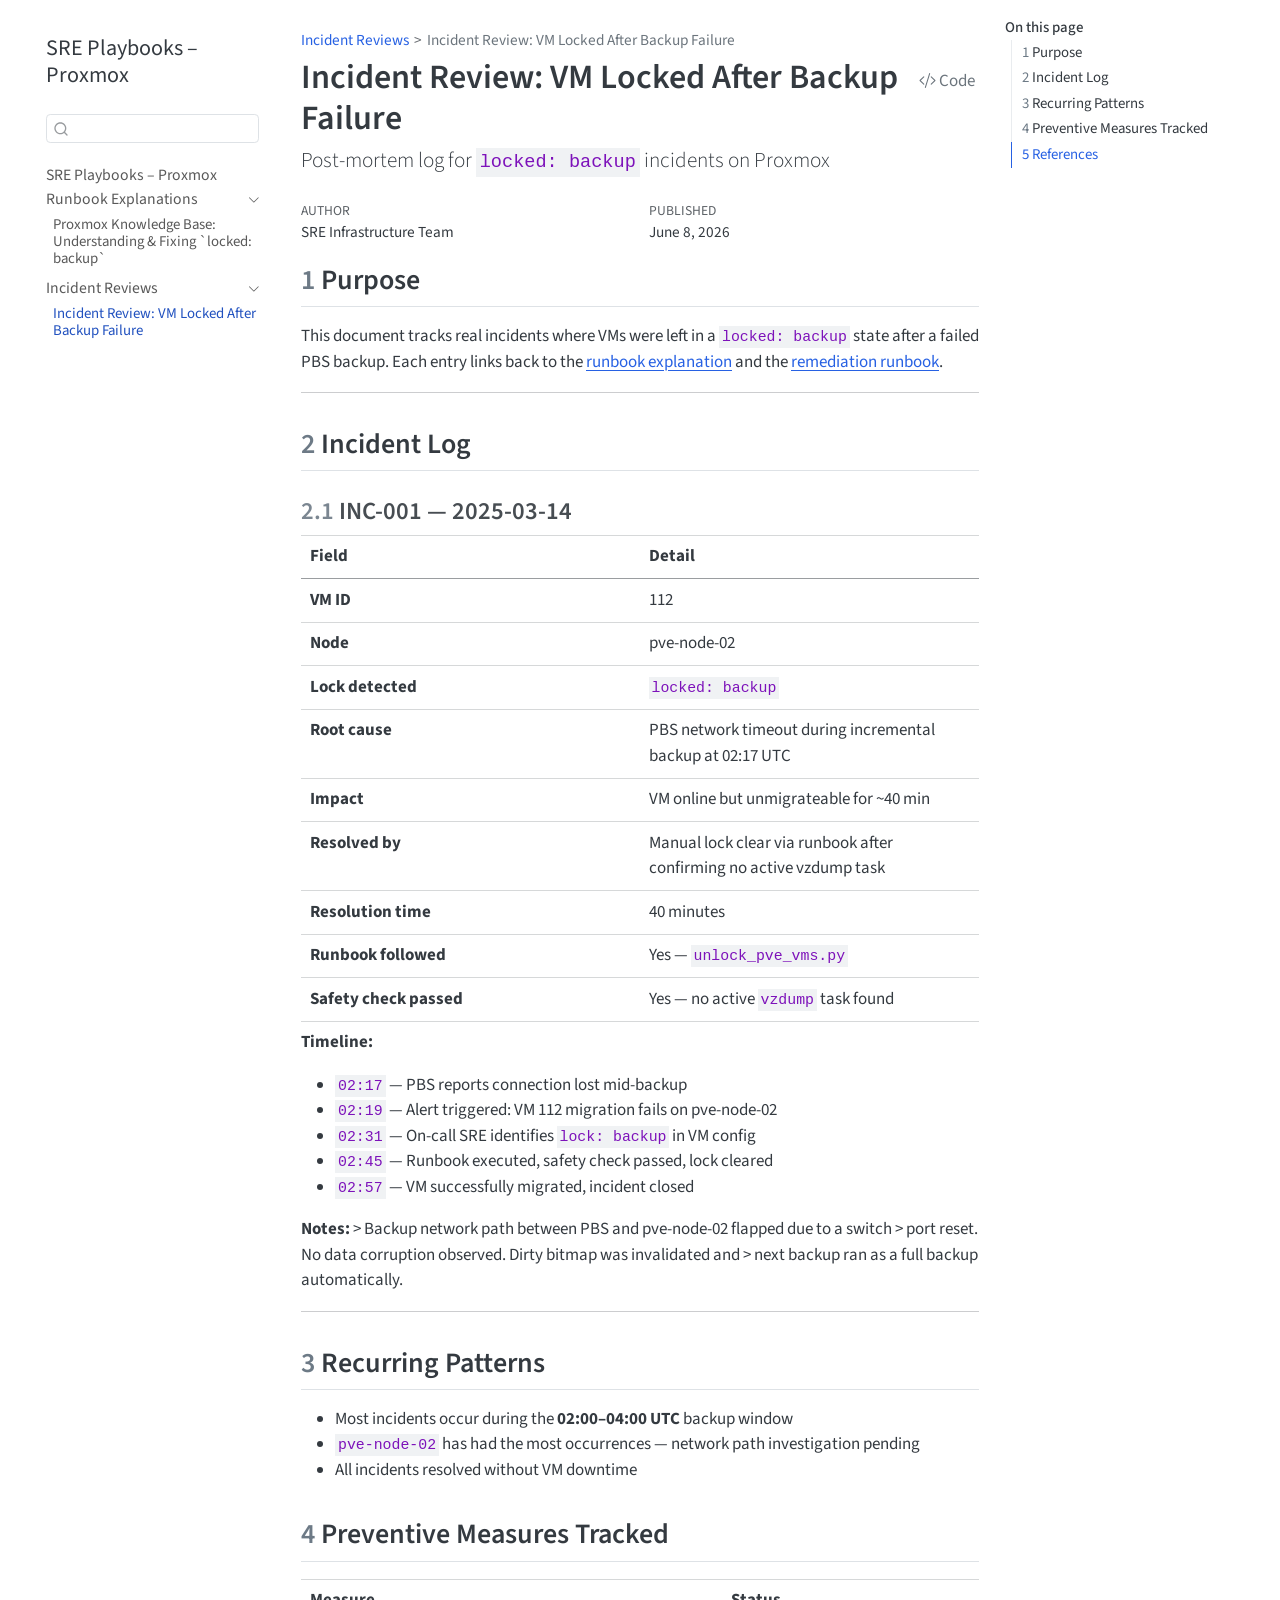
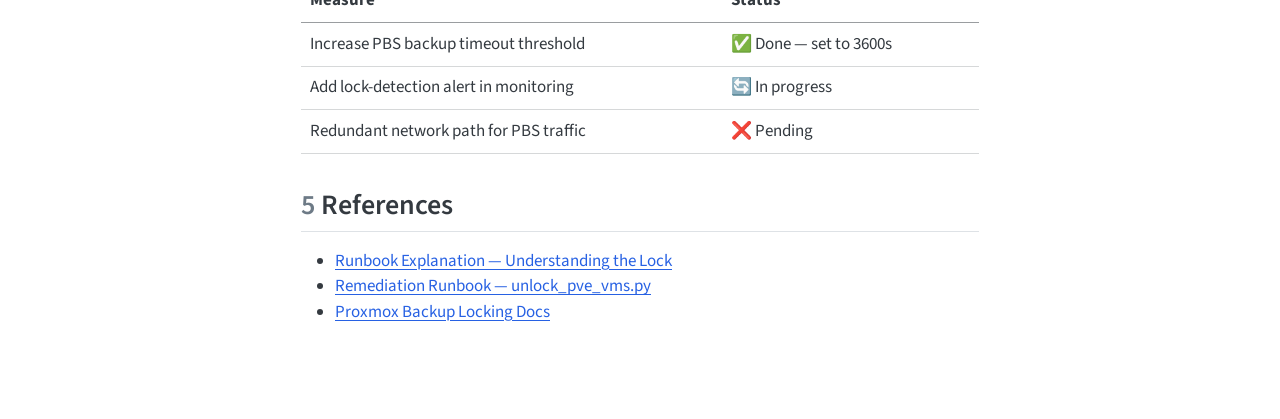
<file: production/incident-reviews/unlock_pve_vms.html>
<!DOCTYPE html>
<html xmlns="http://www.w3.org/1999/xhtml" lang="en" xml:lang="en"><head>

<meta charset="utf-8">
<meta name="generator" content="quarto-1.9.38">

<meta name="viewport" content="width=device-width, initial-scale=1.0, user-scalable=yes">

<meta name="author" content="SRE Infrastructure Team">
<meta name="dcterms.date" content="2026-06-08">

<title>Incident Review: VM Locked After Backup Failure – SRE Playbooks – Proxmox</title>
<style>
/* Default styles provided by pandoc.
** See https://pandoc.org/MANUAL.html#variables-for-html for config info.
*/
code{white-space: pre-wrap;}
span.smallcaps{font-variant: small-caps;}
div.columns{display: flex; gap: min(4vw, 1.5em);}
div.column{flex: auto; overflow-x: auto;}
div.hanging-indent{margin-left: 1.5em; text-indent: -1.5em;}
ul.task-list{list-style: none;}
ul.task-list li input[type="checkbox"] {
  width: 0.8em;
  margin: 0 0.8em 0.2em -1em; /* quarto-specific, see https://github.com/quarto-dev/quarto-cli/issues/4556 */ 
  vertical-align: middle;
}
/* CSS for syntax highlighting */
html { -webkit-text-size-adjust: 100%; }
pre > code.sourceCode { white-space: pre; position: relative; }
pre > code.sourceCode > span { display: inline-block; line-height: 1.25; }
pre > code.sourceCode > span:empty { height: 1.2em; }
.sourceCode { overflow: visible; }
code.sourceCode > span { color: inherit; text-decoration: inherit; }
div.sourceCode { margin: 1em 0; }
pre.sourceCode { margin: 0; }
@media screen {
div.sourceCode { overflow: auto; }
}
@media print {
pre > code.sourceCode { white-space: pre-wrap; }
pre > code.sourceCode > span { text-indent: -5em; padding-left: 5em; }
}
pre.numberSource code
  { counter-reset: source-line 0; }
pre.numberSource code > span
  { position: relative; left: -4em; counter-increment: source-line; }
pre.numberSource code > span > a:first-child::before
  { content: counter(source-line);
    position: relative; left: -1em; text-align: right; vertical-align: baseline;
    border: none; display: inline-block;
    -webkit-touch-callout: none; -webkit-user-select: none;
    -khtml-user-select: none; -moz-user-select: none;
    -ms-user-select: none; user-select: none;
    padding: 0 4px; width: 4em;
  }
pre.numberSource { margin-left: 3em;  padding-left: 4px; }
div.sourceCode
  {   }
@media screen {
pre > code.sourceCode > span > a:first-child::before { text-decoration: underline; }
}
</style>


<script src="../site_libs/quarto-nav/quarto-nav.js"></script>
<script src="../site_libs/quarto-nav/headroom.min.js"></script>
<script src="../site_libs/clipboard/clipboard.min.js"></script>
<script src="../site_libs/quarto-search/autocomplete.umd.js"></script>
<script src="../site_libs/quarto-search/fuse.min.js"></script>
<script src="../site_libs/quarto-search/quarto-search.js"></script>
<meta name="quarto:offset" content="../">
<script src="../site_libs/quarto-html/quarto.js" type="module"></script>
<script src="../site_libs/quarto-html/tabsets/tabsets.js" type="module"></script>
<script src="../site_libs/quarto-html/popper.min.js"></script>
<script src="../site_libs/quarto-html/tippy.umd.min.js"></script>
<script src="../site_libs/quarto-html/anchor.min.js"></script>
<link href="../site_libs/quarto-html/tippy.css" rel="stylesheet">
<link href="../site_libs/quarto-html/quarto-syntax-highlighting-15634bcf2e68342d4ad2dfa704d543f6.css" rel="stylesheet" id="quarto-text-highlighting-styles">
<script src="../site_libs/bootstrap/bootstrap.min.js"></script>
<link href="../site_libs/bootstrap/bootstrap-icons.css" rel="stylesheet">
<link href="../site_libs/bootstrap/bootstrap-eab2be7250f584328c98fcd9a03b5673.min.css" rel="stylesheet" append-hash="true" id="quarto-bootstrap" data-mode="light">
<script id="quarto-search-options" type="application/json">{
  "location": "sidebar",
  "copy-button": false,
  "collapse-after": 3,
  "panel-placement": "start",
  "type": "textbox",
  "limit": 50,
  "keyboard-shortcut": [
    "f",
    "/",
    "s"
  ],
  "show-item-context": false,
  "language": {
    "search-no-results-text": "No results",
    "search-matching-documents-text": "matching documents",
    "search-copy-link-title": "Copy link to search",
    "search-hide-matches-text": "Hide additional matches",
    "search-more-match-text": "more match in this document",
    "search-more-matches-text": "more matches in this document",
    "search-clear-button-title": "Clear",
    "search-text-placeholder": "",
    "search-detached-cancel-button-title": "Cancel",
    "search-submit-button-title": "Submit",
    "search-label": "Search"
  }
}</script>


</head>

<body class="nav-sidebar floating quarto-light">

<div id="quarto-search-results"></div>
  <header id="quarto-header" class="headroom fixed-top">
  <nav class="quarto-secondary-nav">
    <div class="container-fluid d-flex">
      <button type="button" class="quarto-btn-toggle btn" data-bs-toggle="collapse" role="button" data-bs-target=".quarto-sidebar-collapse-item" aria-controls="quarto-sidebar" aria-expanded="false" aria-label="Toggle sidebar navigation" onclick="if (window.quartoToggleHeadroom) { window.quartoToggleHeadroom(); }">
        <i class="bi bi-layout-text-sidebar-reverse"></i>
      </button>
        <nav class="quarto-page-breadcrumbs" aria-label="breadcrumb"><ol class="breadcrumb"><li class="breadcrumb-item"><a href="../incident-reviews/unlock_pve_vms.html">Incident Reviews</a></li><li class="breadcrumb-item"><a href="../incident-reviews/unlock_pve_vms.html">Incident Review: VM Locked After Backup Failure</a></li></ol></nav>
        <a class="flex-grow-1" role="navigation" data-bs-toggle="collapse" data-bs-target=".quarto-sidebar-collapse-item" aria-controls="quarto-sidebar" aria-expanded="false" aria-label="Toggle sidebar navigation" onclick="if (window.quartoToggleHeadroom) { window.quartoToggleHeadroom(); }">      
        </a>
      <button type="button" class="btn quarto-search-button" aria-label="Search" onclick="window.quartoOpenSearch();">
        <i class="bi bi-search"></i>
      </button>
    </div>
  </nav>
</header>
<!-- content -->
<div id="quarto-content" class="quarto-container page-columns page-rows-contents page-layout-article">
<!-- sidebar -->
  <nav id="quarto-sidebar" class="sidebar collapse collapse-horizontal quarto-sidebar-collapse-item sidebar-navigation floating overflow-auto">
    <div class="pt-lg-2 mt-2 text-left sidebar-header">
    <div class="sidebar-title mb-0 py-0">
      <a href="../">SRE Playbooks – Proxmox</a> 
    </div>
      </div>
        <div class="mt-2 flex-shrink-0 align-items-center">
        <div class="sidebar-search">
        <div id="quarto-search" class="" title="Search"></div>
        </div>
        </div>
    <div class="sidebar-menu-container"> 
    <ul class="list-unstyled mt-1">
        <li class="sidebar-item">
  <div class="sidebar-item-container"> 
  <a href="../index.html" class="sidebar-item-text sidebar-link">
 <span class="menu-text">SRE Playbooks – Proxmox</span></a>
  </div>
</li>
        <li class="sidebar-item sidebar-item-section">
      <div class="sidebar-item-container"> 
            <a class="sidebar-item-text sidebar-link text-start" data-bs-toggle="collapse" data-bs-target="#quarto-sidebar-section-1" role="navigation" aria-expanded="true">
 <span class="menu-text">Runbook Explanations</span></a>
          <a class="sidebar-item-toggle text-start" data-bs-toggle="collapse" data-bs-target="#quarto-sidebar-section-1" role="navigation" aria-expanded="true" aria-label="Toggle section">
            <i class="bi bi-chevron-right ms-2"></i>
          </a> 
      </div>
      <ul id="quarto-sidebar-section-1" class="collapse list-unstyled sidebar-section depth1 show">  
          <li class="sidebar-item">
  <div class="sidebar-item-container"> 
  <a href="../runbook-explanation/unlock_pve_vms.html" class="sidebar-item-text sidebar-link">
 <span class="menu-text">Proxmox Knowledge Base: Understanding &amp; Fixing `locked: backup`</span></a>
  </div>
</li>
      </ul>
  </li>
        <li class="sidebar-item sidebar-item-section">
      <div class="sidebar-item-container"> 
            <a class="sidebar-item-text sidebar-link text-start" data-bs-toggle="collapse" data-bs-target="#quarto-sidebar-section-2" role="navigation" aria-expanded="true">
 <span class="menu-text">Incident Reviews</span></a>
          <a class="sidebar-item-toggle text-start" data-bs-toggle="collapse" data-bs-target="#quarto-sidebar-section-2" role="navigation" aria-expanded="true" aria-label="Toggle section">
            <i class="bi bi-chevron-right ms-2"></i>
          </a> 
      </div>
      <ul id="quarto-sidebar-section-2" class="collapse list-unstyled sidebar-section depth1 show">  
          <li class="sidebar-item">
  <div class="sidebar-item-container"> 
  <a href="../incident-reviews/unlock_pve_vms.html" class="sidebar-item-text sidebar-link active">
 <span class="menu-text">Incident Review: VM Locked After Backup Failure</span></a>
  </div>
</li>
      </ul>
  </li>
    </ul>
    </div>
</nav>
<div id="quarto-sidebar-glass" class="quarto-sidebar-collapse-item" data-bs-toggle="collapse" data-bs-target=".quarto-sidebar-collapse-item"></div>
<!-- margin-sidebar -->
    <div id="quarto-margin-sidebar" class="sidebar margin-sidebar">
        <nav id="TOC" role="doc-toc" class="toc-active">
    <h2 id="toc-title">On this page</h2>
   
  <ul>
  <li><a href="#purpose" id="toc-purpose" class="nav-link active" data-scroll-target="#purpose"><span class="header-section-number">1</span> Purpose</a></li>
  <li><a href="#incident-log" id="toc-incident-log" class="nav-link" data-scroll-target="#incident-log"><span class="header-section-number">2</span> Incident Log</a>
  <ul class="collapse">
  <li><a href="#inc-001-2025-03-14" id="toc-inc-001-2025-03-14" class="nav-link" data-scroll-target="#inc-001-2025-03-14"><span class="header-section-number">2.1</span> INC-001 — 2025-03-14</a></li>
  </ul></li>
  <li><a href="#recurring-patterns" id="toc-recurring-patterns" class="nav-link" data-scroll-target="#recurring-patterns"><span class="header-section-number">3</span> Recurring Patterns</a></li>
  <li><a href="#preventive-measures-tracked" id="toc-preventive-measures-tracked" class="nav-link" data-scroll-target="#preventive-measures-tracked"><span class="header-section-number">4</span> Preventive Measures Tracked</a></li>
  <li><a href="#references" id="toc-references" class="nav-link" data-scroll-target="#references"><span class="header-section-number">5</span> References</a></li>
  </ul>
</nav>
    </div>
<!-- main -->
<main class="content" id="quarto-document-content">

<header id="title-block-header" class="quarto-title-block default"><nav class="quarto-page-breadcrumbs quarto-title-breadcrumbs d-none d-lg-block" aria-label="breadcrumb"><ol class="breadcrumb"><li class="breadcrumb-item"><a href="../incident-reviews/unlock_pve_vms.html">Incident Reviews</a></li><li class="breadcrumb-item"><a href="../incident-reviews/unlock_pve_vms.html">Incident Review: VM Locked After Backup Failure</a></li></ol></nav>
<div class="quarto-title">
<div class="quarto-title-block"><div><h1 class="title">Incident Review: VM Locked After Backup Failure</h1><button type="button" class="btn code-tools-button" id="quarto-code-tools-source"><i class="bi"></i> Code</button></div></div>
<p class="subtitle lead">Post-mortem log for <code>locked: backup</code> incidents on Proxmox</p>
</div>



<div class="quarto-title-meta">

    <div>
    <div class="quarto-title-meta-heading">Author</div>
    <div class="quarto-title-meta-contents">
             <p>SRE Infrastructure Team </p>
          </div>
  </div>
    
    <div>
    <div class="quarto-title-meta-heading">Published</div>
    <div class="quarto-title-meta-contents">
      <p class="date">June 8, 2026</p>
    </div>
  </div>
  
    
  </div>
  


</header>


<section id="purpose" class="level2" data-number="1">
<h2 data-number="1" class="anchored" data-anchor-id="purpose"><span class="header-section-number">1</span> Purpose</h2>
<p>This document tracks real incidents where VMs were left in a <code>locked: backup</code> state after a failed PBS backup. Each entry links back to the <a href="../runbook-explanation/unlock_pve_vms.html">runbook explanation</a> and the <a href="../../runbooks/compute/unlock_pve_vms.py">remediation runbook</a>.</p>
<hr>
</section>
<section id="incident-log" class="level2" data-number="2">
<h2 data-number="2" class="anchored" data-anchor-id="incident-log"><span class="header-section-number">2</span> Incident Log</h2>
<section id="inc-001-2025-03-14" class="level3" data-number="2.1">
<h3 data-number="2.1" class="anchored" data-anchor-id="inc-001-2025-03-14"><span class="header-section-number">2.1</span> INC-001 — 2025-03-14</h3>
<table class="caption-top table">
<colgroup>
<col style="width: 50%">
<col style="width: 50%">
</colgroup>
<thead>
<tr class="header">
<th>Field</th>
<th>Detail</th>
</tr>
</thead>
<tbody>
<tr class="odd">
<td><strong>VM ID</strong></td>
<td>112</td>
</tr>
<tr class="even">
<td><strong>Node</strong></td>
<td>pve-node-02</td>
</tr>
<tr class="odd">
<td><strong>Lock detected</strong></td>
<td><code>locked: backup</code></td>
</tr>
<tr class="even">
<td><strong>Root cause</strong></td>
<td>PBS network timeout during incremental backup at 02:17 UTC</td>
</tr>
<tr class="odd">
<td><strong>Impact</strong></td>
<td>VM online but unmigrateable for ~40 min</td>
</tr>
<tr class="even">
<td><strong>Resolved by</strong></td>
<td>Manual lock clear via runbook after confirming no active vzdump task</td>
</tr>
<tr class="odd">
<td><strong>Resolution time</strong></td>
<td>40 minutes</td>
</tr>
<tr class="even">
<td><strong>Runbook followed</strong></td>
<td>Yes — <code>unlock_pve_vms.py</code></td>
</tr>
<tr class="odd">
<td><strong>Safety check passed</strong></td>
<td>Yes — no active <code>vzdump</code> task found</td>
</tr>
</tbody>
</table>
<p><strong>Timeline:</strong></p>
<ul>
<li><code>02:17</code> — PBS reports connection lost mid-backup</li>
<li><code>02:19</code> — Alert triggered: VM 112 migration fails on pve-node-02</li>
<li><code>02:31</code> — On-call SRE identifies <code>lock: backup</code> in VM config</li>
<li><code>02:45</code> — Runbook executed, safety check passed, lock cleared</li>
<li><code>02:57</code> — VM successfully migrated, incident closed</li>
</ul>
<p><strong>Notes:</strong> &gt; Backup network path between PBS and pve-node-02 flapped due to a switch &gt; port reset. No data corruption observed. Dirty bitmap was invalidated and &gt; next backup ran as a full backup automatically.</p>
<hr>
<!-- Copy the block above for each new incident -->
</section>
</section>
<section id="recurring-patterns" class="level2" data-number="3">
<h2 data-number="3" class="anchored" data-anchor-id="recurring-patterns"><span class="header-section-number">3</span> Recurring Patterns</h2>
<ul>
<li>Most incidents occur during the <strong>02:00–04:00 UTC</strong> backup window</li>
<li><code>pve-node-02</code> has had the most occurrences — network path investigation pending</li>
<li>All incidents resolved without VM downtime</li>
</ul>
</section>
<section id="preventive-measures-tracked" class="level2" data-number="4">
<h2 data-number="4" class="anchored" data-anchor-id="preventive-measures-tracked"><span class="header-section-number">4</span> Preventive Measures Tracked</h2>
<table class="caption-top table">
<thead>
<tr class="header">
<th>Measure</th>
<th>Status</th>
</tr>
</thead>
<tbody>
<tr class="odd">
<td>Increase PBS backup timeout threshold</td>
<td>✅ Done — set to 3600s</td>
</tr>
<tr class="even">
<td>Add lock-detection alert in monitoring</td>
<td>🔄 In progress</td>
</tr>
<tr class="odd">
<td>Redundant network path for PBS traffic</td>
<td>❌ Pending</td>
</tr>
</tbody>
</table>
</section>
<section id="references" class="level2" data-number="5">
<h2 data-number="5" class="anchored" data-anchor-id="references"><span class="header-section-number">5</span> References</h2>
<ul>
<li><a href="../runbook-explanation/unlock_pve_vms.html">Runbook Explanation — Understanding the Lock</a></li>
<li><a href="https://github.com/aminbenmansour/sre-playbooks-proxmox/blob/main/runbooks/compute/unlock_pve_vms.py">Remediation Runbook — unlock_pve_vms.py</a></li>
<li><a href="https://pve.proxmox.com/wiki/Backup_and_Restore">Proxmox Backup Locking Docs</a></li>
</ul>


<!-- -->

</section>

</main> <!-- /main -->
<script id="quarto-html-after-body" type="application/javascript">
  window.document.addEventListener("DOMContentLoaded", function (event) {
    const icon = "";
    const anchorJS = new window.AnchorJS();
    anchorJS.options = {
      placement: 'right',
      icon: icon
    };
    anchorJS.add('.anchored');
    const isCodeAnnotation = (el) => {
      for (const clz of el.classList) {
        if (clz.startsWith('code-annotation-')) {                     
          return true;
        }
      }
      return false;
    }
    const onCopySuccess = function(e) {
      // button target
      const button = e.trigger;
      // don't keep focus
      button.blur();
      // flash "checked"
      button.classList.add('code-copy-button-checked');
      var currentTitle = button.getAttribute("title");
      button.setAttribute("title", "Copied!");
      let tooltip;
      if (window.bootstrap) {
        button.setAttribute("data-bs-toggle", "tooltip");
        button.setAttribute("data-bs-placement", "left");
        button.setAttribute("data-bs-title", "Copied!");
        tooltip = new bootstrap.Tooltip(button, 
          { trigger: "manual", 
            customClass: "code-copy-button-tooltip",
            offset: [0, -8]});
        tooltip.show();    
      }
      setTimeout(function() {
        if (tooltip) {
          tooltip.hide();
          button.removeAttribute("data-bs-title");
          button.removeAttribute("data-bs-toggle");
          button.removeAttribute("data-bs-placement");
        }
        button.setAttribute("title", currentTitle);
        button.classList.remove('code-copy-button-checked');
      }, 1000);
      // clear code selection
      e.clearSelection();
    }
    const getTextToCopy = function(trigger) {
      const outerScaffold = trigger.parentElement.cloneNode(true);
      const codeEl = outerScaffold.querySelector('code');
      for (const childEl of codeEl.children) {
        if (isCodeAnnotation(childEl)) {
          childEl.remove();
        }
      }
      return codeEl.innerText;
    }
    const clipboard = new window.ClipboardJS('.code-copy-button:not([data-in-quarto-modal])', {
      text: getTextToCopy
    });
    clipboard.on('success', onCopySuccess);
    if (window.document.getElementById('quarto-embedded-source-code-modal')) {
      const clipboardModal = new window.ClipboardJS('.code-copy-button[data-in-quarto-modal]', {
        text: getTextToCopy,
        container: window.document.getElementById('quarto-embedded-source-code-modal')
      });
      clipboardModal.on('success', onCopySuccess);
    }
    const viewSource = window.document.getElementById('quarto-view-source') ||
                       window.document.getElementById('quarto-code-tools-source');
    if (viewSource) {
      const sourceUrl = viewSource.getAttribute("data-quarto-source-url");
      viewSource.addEventListener("click", function(e) {
        if (sourceUrl) {
          // rstudio viewer pane
          if (/\bcapabilities=\b/.test(window.location)) {
            window.open(sourceUrl);
          } else {
            window.location.href = sourceUrl;
          }
        } else {
          const modal = new bootstrap.Modal(document.getElementById('quarto-embedded-source-code-modal'));
          modal.show();
        }
        return false;
      });
    }
    function toggleCodeHandler(show) {
      return function(e) {
        const detailsSrc = window.document.querySelectorAll(".cell > details > .sourceCode");
        for (let i=0; i<detailsSrc.length; i++) {
          const details = detailsSrc[i].parentElement;
          if (show) {
            details.open = true;
          } else {
            details.removeAttribute("open");
          }
        }
        const cellCodeDivs = window.document.querySelectorAll(".cell > .sourceCode");
        const fromCls = show ? "hidden" : "unhidden";
        const toCls = show ? "unhidden" : "hidden";
        for (let i=0; i<cellCodeDivs.length; i++) {
          const codeDiv = cellCodeDivs[i];
          if (codeDiv.classList.contains(fromCls)) {
            codeDiv.classList.remove(fromCls);
            codeDiv.classList.add(toCls);
          } 
        }
        return false;
      }
    }
    const hideAllCode = window.document.getElementById("quarto-hide-all-code");
    if (hideAllCode) {
      hideAllCode.addEventListener("click", toggleCodeHandler(false));
    }
    const showAllCode = window.document.getElementById("quarto-show-all-code");
    if (showAllCode) {
      showAllCode.addEventListener("click", toggleCodeHandler(true));
    }
      var localhostRegex = new RegExp(/^(?:http|https):\/\/localhost\:?[0-9]*\//);
      var mailtoRegex = new RegExp(/^mailto:/);
        var filterRegex = new RegExp('/' + window.location.host + '/');
      var isInternal = (href) => {
          return filterRegex.test(href) || localhostRegex.test(href) || mailtoRegex.test(href);
      }
      // Inspect non-navigation links and adorn them if external
     var links = window.document.querySelectorAll('a[href]:not(.nav-link):not(.navbar-brand):not(.toc-action):not(.sidebar-link):not(.sidebar-item-toggle):not(.pagination-link):not(.no-external):not([aria-hidden]):not(.dropdown-item):not(.quarto-navigation-tool):not(.about-link)');
      for (var i=0; i<links.length; i++) {
        const link = links[i];
        if (!isInternal(link.href)) {
          // undo the damage that might have been done by quarto-nav.js in the case of
          // links that we want to consider external
          if (link.dataset.originalHref !== undefined) {
            link.href = link.dataset.originalHref;
          }
        }
      }
    function tippyHover(el, contentFn, onTriggerFn, onUntriggerFn) {
      const config = {
        allowHTML: true,
        maxWidth: 500,
        delay: 100,
        arrow: false,
        appendTo: function(el) {
            return el.parentElement;
        },
        interactive: true,
        interactiveBorder: 10,
        theme: 'quarto',
        placement: 'bottom-start',
      };
      if (contentFn) {
        config.content = contentFn;
      }
      if (onTriggerFn) {
        config.onTrigger = onTriggerFn;
      }
      if (onUntriggerFn) {
        config.onUntrigger = onUntriggerFn;
      }
      window.tippy(el, config); 
    }
    const noterefs = window.document.querySelectorAll('a[role="doc-noteref"]');
    for (var i=0; i<noterefs.length; i++) {
      const ref = noterefs[i];
      tippyHover(ref, function() {
        // use id or data attribute instead here
        let href = ref.getAttribute('data-footnote-href') || ref.getAttribute('href');
        try { href = new URL(href).hash; } catch {}
        const id = href.replace(/^#\/?/, "");
        const note = window.document.getElementById(id);
        if (note) {
          return note.innerHTML;
        } else {
          return "";
        }
      });
    }
    const xrefs = window.document.querySelectorAll('a.quarto-xref');
    const processXRef = (id, note) => {
      // Strip column container classes
      const stripColumnClz = (el) => {
        el.classList.remove("page-full", "page-columns");
        if (el.children) {
          for (const child of el.children) {
            stripColumnClz(child);
          }
        }
      }
      stripColumnClz(note)
      if (id === null || id.startsWith('sec-')) {
        // Special case sections, only their first couple elements
        const container = document.createElement("div");
        if (note.children && note.children.length > 2) {
          container.appendChild(note.children[0].cloneNode(true));
          for (let i = 1; i < note.children.length; i++) {
            const child = note.children[i];
            if (child.tagName === "P" && child.innerText === "") {
              continue;
            } else {
              container.appendChild(child.cloneNode(true));
              break;
            }
          }
          if (window.Quarto?.typesetMath) {
            window.Quarto.typesetMath(container);
          }
          return container.innerHTML
        } else {
          if (window.Quarto?.typesetMath) {
            window.Quarto.typesetMath(note);
          }
          return note.innerHTML;
        }
      } else {
        // Remove any anchor links if they are present
        const anchorLink = note.querySelector('a.anchorjs-link');
        if (anchorLink) {
          anchorLink.remove();
        }
        if (window.Quarto?.typesetMath) {
          window.Quarto.typesetMath(note);
        }
        if (note.classList.contains("callout")) {
          return note.outerHTML;
        } else {
          return note.innerHTML;
        }
      }
    }
    for (var i=0; i<xrefs.length; i++) {
      const xref = xrefs[i];
      tippyHover(xref, undefined, function(instance) {
        instance.disable();
        let url = xref.getAttribute('href');
        let hash = undefined; 
        if (url.startsWith('#')) {
          hash = url;
        } else {
          try { hash = new URL(url).hash; } catch {}
        }
        if (hash) {
          const id = hash.replace(/^#\/?/, "");
          const note = window.document.getElementById(id);
          if (note !== null) {
            try {
              const html = processXRef(id, note.cloneNode(true));
              instance.setContent(html);
            } finally {
              instance.enable();
              instance.show();
            }
          } else {
            // See if we can fetch this
            fetch(url.split('#')[0])
            .then(res => res.text())
            .then(html => {
              const parser = new DOMParser();
              const htmlDoc = parser.parseFromString(html, "text/html");
              const note = htmlDoc.getElementById(id);
              if (note !== null) {
                const html = processXRef(id, note);
                instance.setContent(html);
              } 
            }).finally(() => {
              instance.enable();
              instance.show();
            });
          }
        } else {
          // See if we can fetch a full url (with no hash to target)
          // This is a special case and we should probably do some content thinning / targeting
          fetch(url)
          .then(res => res.text())
          .then(html => {
            const parser = new DOMParser();
            const htmlDoc = parser.parseFromString(html, "text/html");
            const note = htmlDoc.querySelector('main.content');
            if (note !== null) {
              // This should only happen for chapter cross references
              // (since there is no id in the URL)
              // remove the first header
              if (note.children.length > 0 && note.children[0].tagName === "HEADER") {
                note.children[0].remove();
              }
              const html = processXRef(null, note);
              instance.setContent(html);
            } 
          }).finally(() => {
            instance.enable();
            instance.show();
          });
        }
      }, function(instance) {
      });
    }
        let selectedAnnoteEl;
        const selectorForAnnotation = ( cell, annotation) => {
          let cellAttr = 'data-code-cell="' + cell + '"';
          let lineAttr = 'data-code-annotation="' +  annotation + '"';
          const selector = 'span[' + cellAttr + '][' + lineAttr + ']';
          return selector;
        }
        const selectCodeLines = (annoteEl) => {
          const doc = window.document;
          const targetCell = annoteEl.getAttribute("data-target-cell");
          const targetAnnotation = annoteEl.getAttribute("data-target-annotation");
          const annoteSpan = window.document.querySelector(selectorForAnnotation(targetCell, targetAnnotation));
          const lines = annoteSpan.getAttribute("data-code-lines").split(",");
          const lineIds = lines.map((line) => {
            return targetCell + "-" + line;
          })
          let top = null;
          let height = null;
          let parent = null;
          if (lineIds.length > 0) {
              //compute the position of the single el (top and bottom and make a div)
              const el = window.document.getElementById(lineIds[0]);
              top = el.offsetTop;
              height = el.offsetHeight;
              parent = el.parentElement.parentElement;
            if (lineIds.length > 1) {
              const lastEl = window.document.getElementById(lineIds[lineIds.length - 1]);
              const bottom = lastEl.offsetTop + lastEl.offsetHeight;
              height = bottom - top;
            }
            if (top !== null && height !== null && parent !== null) {
              // cook up a div (if necessary) and position it 
              let div = window.document.getElementById("code-annotation-line-highlight");
              if (div === null) {
                div = window.document.createElement("div");
                div.setAttribute("id", "code-annotation-line-highlight");
                div.style.position = 'absolute';
                parent.appendChild(div);
              }
              div.style.top = top - 2 + "px";
              div.style.height = height + 4 + "px";
              div.style.left = 0;
              let gutterDiv = window.document.getElementById("code-annotation-line-highlight-gutter");
              if (gutterDiv === null) {
                gutterDiv = window.document.createElement("div");
                gutterDiv.setAttribute("id", "code-annotation-line-highlight-gutter");
                gutterDiv.style.position = 'absolute';
                const codeCell = window.document.getElementById(targetCell);
                const gutter = codeCell.querySelector('.code-annotation-gutter');
                gutter.appendChild(gutterDiv);
              }
              gutterDiv.style.top = top - 2 + "px";
              gutterDiv.style.height = height + 4 + "px";
            }
            selectedAnnoteEl = annoteEl;
          }
        };
        const unselectCodeLines = () => {
          const elementsIds = ["code-annotation-line-highlight", "code-annotation-line-highlight-gutter"];
          elementsIds.forEach((elId) => {
            const div = window.document.getElementById(elId);
            if (div) {
              div.remove();
            }
          });
          selectedAnnoteEl = undefined;
        };
          // Handle positioning of the toggle
      window.addEventListener(
        "resize",
        throttle(() => {
          elRect = undefined;
          if (selectedAnnoteEl) {
            selectCodeLines(selectedAnnoteEl);
          }
        }, 10)
      );
      function throttle(fn, ms) {
      let throttle = false;
      let timer;
        return (...args) => {
          if(!throttle) { // first call gets through
              fn.apply(this, args);
              throttle = true;
          } else { // all the others get throttled
              if(timer) clearTimeout(timer); // cancel #2
              timer = setTimeout(() => {
                fn.apply(this, args);
                timer = throttle = false;
              }, ms);
          }
        };
      }
        // Attach click handler to the DT
        const annoteDls = window.document.querySelectorAll('dt[data-target-cell]');
        for (const annoteDlNode of annoteDls) {
          annoteDlNode.addEventListener('click', (event) => {
            const clickedEl = event.target;
            if (clickedEl !== selectedAnnoteEl) {
              unselectCodeLines();
              const activeEl = window.document.querySelector('dt[data-target-cell].code-annotation-active');
              if (activeEl) {
                activeEl.classList.remove('code-annotation-active');
              }
              selectCodeLines(clickedEl);
              clickedEl.classList.add('code-annotation-active');
            } else {
              // Unselect the line
              unselectCodeLines();
              clickedEl.classList.remove('code-annotation-active');
            }
          });
        }
    const findCites = (el) => {
      const parentEl = el.parentElement;
      if (parentEl) {
        const cites = parentEl.dataset.cites;
        if (cites) {
          return {
            el,
            cites: cites.split(' ')
          };
        } else {
          return findCites(el.parentElement)
        }
      } else {
        return undefined;
      }
    };
    var bibliorefs = window.document.querySelectorAll('a[role="doc-biblioref"]');
    for (var i=0; i<bibliorefs.length; i++) {
      const ref = bibliorefs[i];
      const citeInfo = findCites(ref);
      if (citeInfo) {
        tippyHover(citeInfo.el, function() {
          var popup = window.document.createElement('div');
          citeInfo.cites.forEach(function(cite) {
            var citeDiv = window.document.createElement('div');
            citeDiv.classList.add('hanging-indent');
            citeDiv.classList.add('csl-entry');
            var biblioDiv = window.document.getElementById('ref-' + cite);
            if (biblioDiv) {
              citeDiv.innerHTML = biblioDiv.innerHTML;
            }
            popup.appendChild(citeDiv);
          });
          return popup.innerHTML;
        });
      }
    }
  });
  </script><div class="modal fade" id="quarto-embedded-source-code-modal" tabindex="-1" aria-labelledby="quarto-embedded-source-code-modal-label" aria-hidden="true"><div class="modal-dialog modal-dialog-scrollable"><div class="modal-content"><div class="modal-header"><h5 class="modal-title" id="quarto-embedded-source-code-modal-label">Source Code</h5><button class="btn-close" data-bs-dismiss="modal"></button></div><div class="modal-body"><div class="">
<div class="code-copy-outer-scaffold"><div class="sourceCode" id="cb1" data-shortcodes="false"><pre class="sourceCode markdown code-with-copy"><code class="sourceCode markdown"><span id="cb1-1"><a href="#cb1-1" aria-hidden="true" tabindex="-1"></a><span class="co">---</span></span>
<span id="cb1-2"><a href="#cb1-2" aria-hidden="true" tabindex="-1"></a><span class="an">title:</span><span class="co"> "Incident Review: VM Locked After Backup Failure"</span></span>
<span id="cb1-3"><a href="#cb1-3" aria-hidden="true" tabindex="-1"></a><span class="an">subtitle:</span><span class="co"> "Post-mortem log for `locked: backup` incidents on Proxmox"</span></span>
<span id="cb1-4"><a href="#cb1-4" aria-hidden="true" tabindex="-1"></a><span class="an">author:</span><span class="co"> "SRE Infrastructure Team"</span></span>
<span id="cb1-5"><a href="#cb1-5" aria-hidden="true" tabindex="-1"></a><span class="an">date:</span><span class="co"> today</span></span>
<span id="cb1-6"><a href="#cb1-6" aria-hidden="true" tabindex="-1"></a><span class="an">format:</span></span>
<span id="cb1-7"><a href="#cb1-7" aria-hidden="true" tabindex="-1"></a><span class="co">  html:</span></span>
<span id="cb1-8"><a href="#cb1-8" aria-hidden="true" tabindex="-1"></a><span class="co">    toc: true</span></span>
<span id="cb1-9"><a href="#cb1-9" aria-hidden="true" tabindex="-1"></a><span class="co">    theme: cosmo</span></span>
<span id="cb1-10"><a href="#cb1-10" aria-hidden="true" tabindex="-1"></a><span class="co">---</span></span>
<span id="cb1-11"><a href="#cb1-11" aria-hidden="true" tabindex="-1"></a></span>
<span id="cb1-12"><a href="#cb1-12" aria-hidden="true" tabindex="-1"></a><span class="fu">## Purpose</span></span>
<span id="cb1-13"><a href="#cb1-13" aria-hidden="true" tabindex="-1"></a>This document tracks real incidents where VMs were left in a <span class="in">`locked: backup`</span> state after a failed PBS backup. Each entry links back to the <span class="co">[</span><span class="ot">runbook explanation</span><span class="co">](../runbook-explanation/unlock_pve_vms.qmd)</span> and the <span class="co">[</span><span class="ot">remediation runbook</span><span class="co">](../../runbooks/compute/unlock_pve_vms.py)</span>.</span>
<span id="cb1-14"><a href="#cb1-14" aria-hidden="true" tabindex="-1"></a></span>
<span id="cb1-15"><a href="#cb1-15" aria-hidden="true" tabindex="-1"></a>---</span>
<span id="cb1-16"><a href="#cb1-16" aria-hidden="true" tabindex="-1"></a></span>
<span id="cb1-17"><a href="#cb1-17" aria-hidden="true" tabindex="-1"></a><span class="fu">## Incident Log</span></span>
<span id="cb1-18"><a href="#cb1-18" aria-hidden="true" tabindex="-1"></a><span class="fu">### INC-001 — 2025-03-14</span></span>
<span id="cb1-19"><a href="#cb1-19" aria-hidden="true" tabindex="-1"></a></span>
<span id="cb1-20"><a href="#cb1-20" aria-hidden="true" tabindex="-1"></a><span class="pp">|</span> Field <span class="pp">|</span> Detail <span class="pp">|</span></span>
<span id="cb1-21"><a href="#cb1-21" aria-hidden="true" tabindex="-1"></a><span class="pp">|---|---|</span></span>
<span id="cb1-22"><a href="#cb1-22" aria-hidden="true" tabindex="-1"></a><span class="pp">|</span> **VM ID** <span class="pp">|</span> 112 <span class="pp">|</span></span>
<span id="cb1-23"><a href="#cb1-23" aria-hidden="true" tabindex="-1"></a><span class="pp">|</span> **Node** <span class="pp">|</span> pve-node-02 <span class="pp">|</span></span>
<span id="cb1-24"><a href="#cb1-24" aria-hidden="true" tabindex="-1"></a><span class="pp">|</span> **Lock detected** <span class="pp">|</span> <span class="in">`locked: backup`</span> <span class="pp">|</span></span>
<span id="cb1-25"><a href="#cb1-25" aria-hidden="true" tabindex="-1"></a><span class="pp">|</span> **Root cause** <span class="pp">|</span> PBS network timeout during incremental backup at 02:17 UTC <span class="pp">|</span></span>
<span id="cb1-26"><a href="#cb1-26" aria-hidden="true" tabindex="-1"></a><span class="pp">|</span> **Impact** <span class="pp">|</span> VM online but unmigrateable for ~40 min <span class="pp">|</span></span>
<span id="cb1-27"><a href="#cb1-27" aria-hidden="true" tabindex="-1"></a><span class="pp">|</span> **Resolved by** <span class="pp">|</span> Manual lock clear via runbook after confirming no active vzdump task <span class="pp">|</span></span>
<span id="cb1-28"><a href="#cb1-28" aria-hidden="true" tabindex="-1"></a><span class="pp">|</span> **Resolution time** <span class="pp">|</span> 40 minutes <span class="pp">|</span></span>
<span id="cb1-29"><a href="#cb1-29" aria-hidden="true" tabindex="-1"></a><span class="pp">|</span> **Runbook followed** <span class="pp">|</span> Yes — <span class="in">`unlock_pve_vms.py`</span> <span class="pp">|</span></span>
<span id="cb1-30"><a href="#cb1-30" aria-hidden="true" tabindex="-1"></a><span class="pp">|</span> **Safety check passed** <span class="pp">|</span> Yes — no active <span class="in">`vzdump`</span> task found <span class="pp">|</span></span>
<span id="cb1-31"><a href="#cb1-31" aria-hidden="true" tabindex="-1"></a></span>
<span id="cb1-32"><a href="#cb1-32" aria-hidden="true" tabindex="-1"></a>**Timeline:**</span>
<span id="cb1-33"><a href="#cb1-33" aria-hidden="true" tabindex="-1"></a></span>
<span id="cb1-34"><a href="#cb1-34" aria-hidden="true" tabindex="-1"></a><span class="ss">- </span><span class="in">`02:17`</span> — PBS reports connection lost mid-backup</span>
<span id="cb1-35"><a href="#cb1-35" aria-hidden="true" tabindex="-1"></a><span class="ss">- </span><span class="in">`02:19`</span> — Alert triggered: VM 112 migration fails on pve-node-02</span>
<span id="cb1-36"><a href="#cb1-36" aria-hidden="true" tabindex="-1"></a><span class="ss">- </span><span class="in">`02:31`</span> — On-call SRE identifies <span class="in">`lock: backup`</span> in VM config</span>
<span id="cb1-37"><a href="#cb1-37" aria-hidden="true" tabindex="-1"></a><span class="ss">- </span><span class="in">`02:45`</span> — Runbook executed, safety check passed, lock cleared</span>
<span id="cb1-38"><a href="#cb1-38" aria-hidden="true" tabindex="-1"></a><span class="ss">- </span><span class="in">`02:57`</span> — VM successfully migrated, incident closed</span>
<span id="cb1-39"><a href="#cb1-39" aria-hidden="true" tabindex="-1"></a></span>
<span id="cb1-40"><a href="#cb1-40" aria-hidden="true" tabindex="-1"></a>**Notes:**</span>
<span id="cb1-41"><a href="#cb1-41" aria-hidden="true" tabindex="-1"></a><span class="at">&gt; Backup network path between PBS and pve-node-02 flapped due to a switch</span></span>
<span id="cb1-42"><a href="#cb1-42" aria-hidden="true" tabindex="-1"></a><span class="at">&gt; port reset. No data corruption observed. Dirty bitmap was invalidated and</span></span>
<span id="cb1-43"><a href="#cb1-43" aria-hidden="true" tabindex="-1"></a><span class="at">&gt; next backup ran as a full backup automatically.</span></span>
<span id="cb1-44"><a href="#cb1-44" aria-hidden="true" tabindex="-1"></a></span>
<span id="cb1-45"><a href="#cb1-45" aria-hidden="true" tabindex="-1"></a>---</span>
<span id="cb1-46"><a href="#cb1-46" aria-hidden="true" tabindex="-1"></a></span>
<span id="cb1-47"><a href="#cb1-47" aria-hidden="true" tabindex="-1"></a><span class="co">&lt;!-- Copy the block above for each new incident --&gt;</span></span>
<span id="cb1-48"><a href="#cb1-48" aria-hidden="true" tabindex="-1"></a></span>
<span id="cb1-49"><a href="#cb1-49" aria-hidden="true" tabindex="-1"></a><span class="fu">## Recurring Patterns</span></span>
<span id="cb1-50"><a href="#cb1-50" aria-hidden="true" tabindex="-1"></a><span class="ss">- </span>Most incidents occur during the **02:00–04:00 UTC** backup window</span>
<span id="cb1-51"><a href="#cb1-51" aria-hidden="true" tabindex="-1"></a><span class="ss">- </span><span class="in">`pve-node-02`</span> has had the most occurrences — network path investigation pending</span>
<span id="cb1-52"><a href="#cb1-52" aria-hidden="true" tabindex="-1"></a><span class="ss">- </span>All incidents resolved without VM downtime</span>
<span id="cb1-53"><a href="#cb1-53" aria-hidden="true" tabindex="-1"></a></span>
<span id="cb1-54"><a href="#cb1-54" aria-hidden="true" tabindex="-1"></a><span class="fu">## Preventive Measures Tracked</span></span>
<span id="cb1-55"><a href="#cb1-55" aria-hidden="true" tabindex="-1"></a><span class="pp">|</span> Measure <span class="pp">|</span> Status <span class="pp">|</span></span>
<span id="cb1-56"><a href="#cb1-56" aria-hidden="true" tabindex="-1"></a><span class="pp">|---|---|</span></span>
<span id="cb1-57"><a href="#cb1-57" aria-hidden="true" tabindex="-1"></a><span class="pp">|</span> Increase PBS backup timeout threshold <span class="pp">|</span> ✅ Done — set to 3600s <span class="pp">|</span></span>
<span id="cb1-58"><a href="#cb1-58" aria-hidden="true" tabindex="-1"></a><span class="pp">|</span> Add lock-detection alert in monitoring <span class="pp">|</span> 🔄 In progress <span class="pp">|</span></span>
<span id="cb1-59"><a href="#cb1-59" aria-hidden="true" tabindex="-1"></a><span class="pp">|</span> Redundant network path for PBS traffic <span class="pp">|</span> ❌ Pending <span class="pp">|</span></span>
<span id="cb1-60"><a href="#cb1-60" aria-hidden="true" tabindex="-1"></a></span>
<span id="cb1-61"><a href="#cb1-61" aria-hidden="true" tabindex="-1"></a><span class="fu">## References</span></span>
<span id="cb1-62"><a href="#cb1-62" aria-hidden="true" tabindex="-1"></a><span class="ss">- </span><span class="co">[</span><span class="ot">Runbook Explanation — Understanding the Lock</span><span class="co">](../runbook-explanation/unlock_pve_vms.qmd)</span></span>
<span id="cb1-63"><a href="#cb1-63" aria-hidden="true" tabindex="-1"></a><span class="ss">- </span><span class="co">[</span><span class="ot">Remediation Runbook — unlock_pve_vms.py</span><span class="co">](https://github.com/aminbenmansour/sre-playbooks-proxmox/blob/main/runbooks/compute/unlock_pve_vms.py)</span></span>
<span id="cb1-64"><a href="#cb1-64" aria-hidden="true" tabindex="-1"></a><span class="ss">- </span><span class="co">[</span><span class="ot">Proxmox Backup Locking Docs</span><span class="co">](https://pve.proxmox.com/wiki/Backup_and_Restore)</span></span></code></pre></div><button title="Copy to Clipboard" class="code-copy-button" data-in-quarto-modal=""><i class="bi"></i></button></div>
</div></div></div></div></div>
</div> <!-- /content -->




</body></html>
</file>
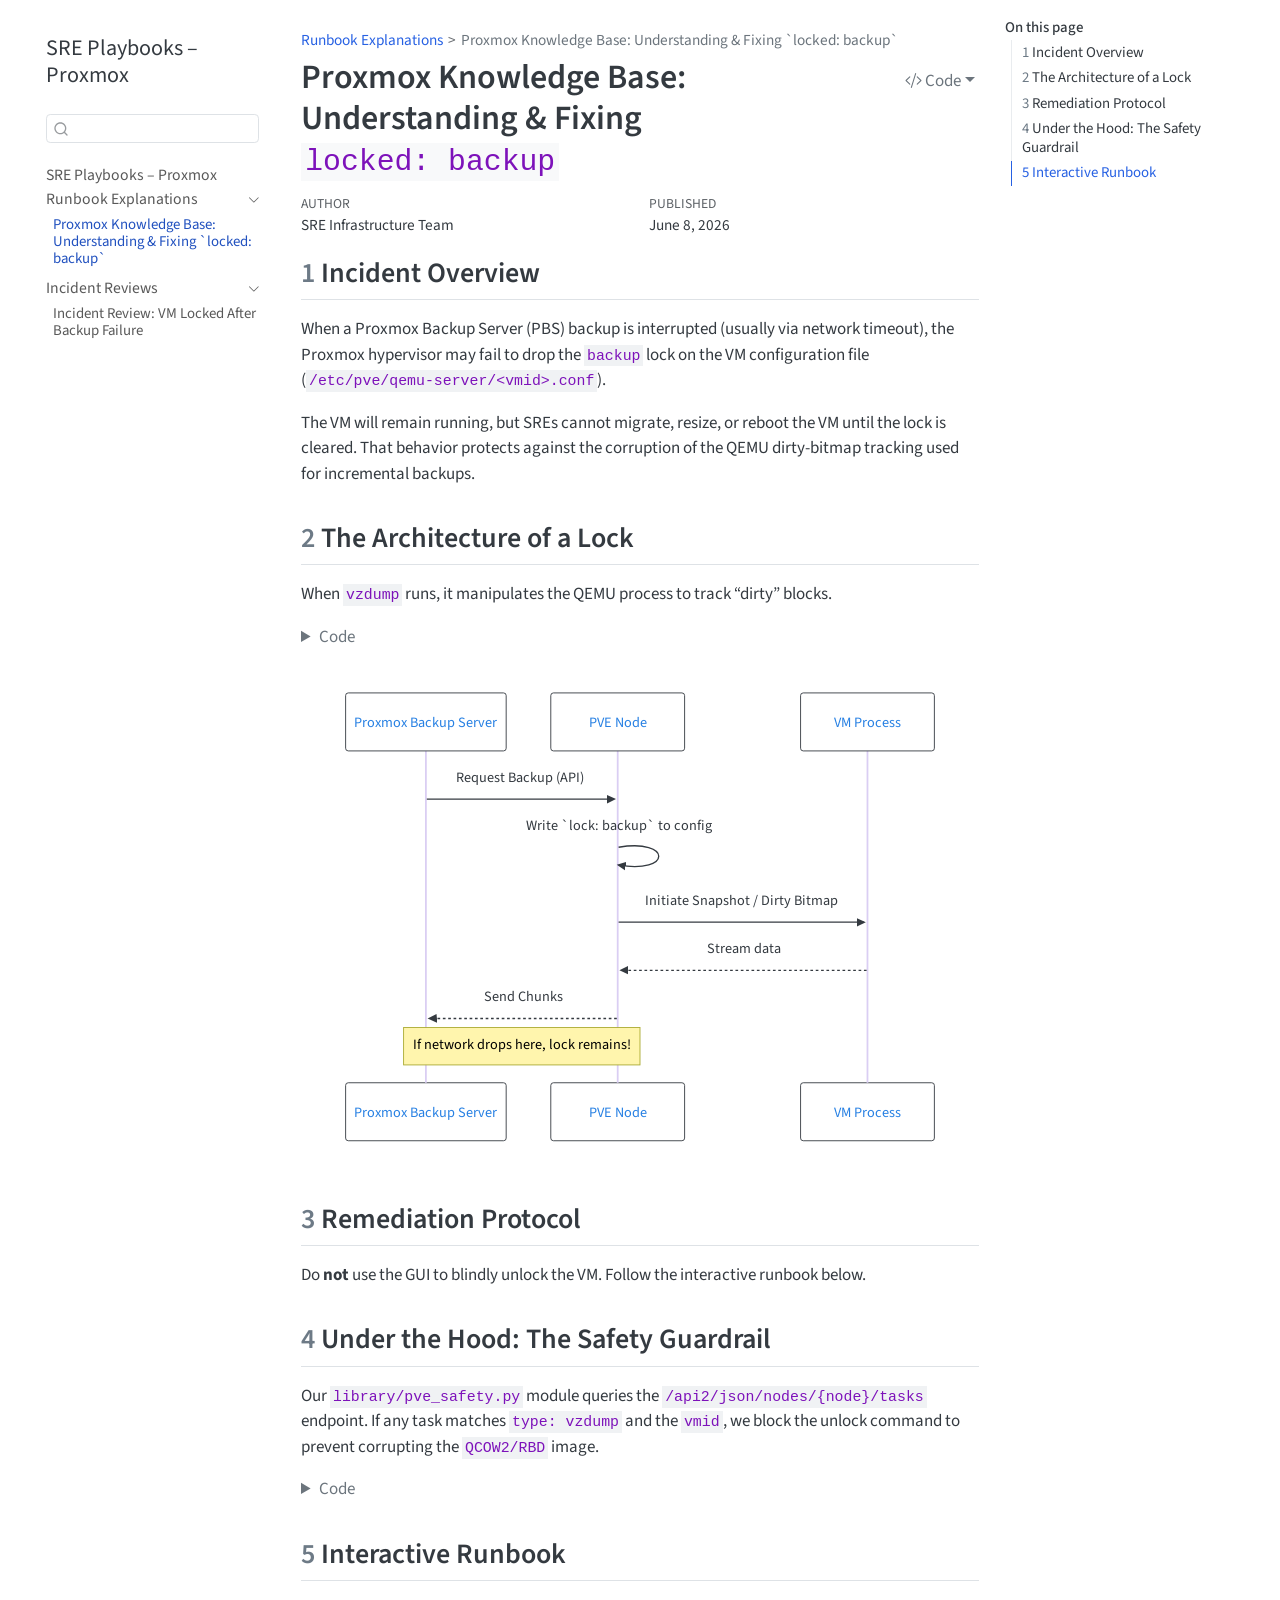
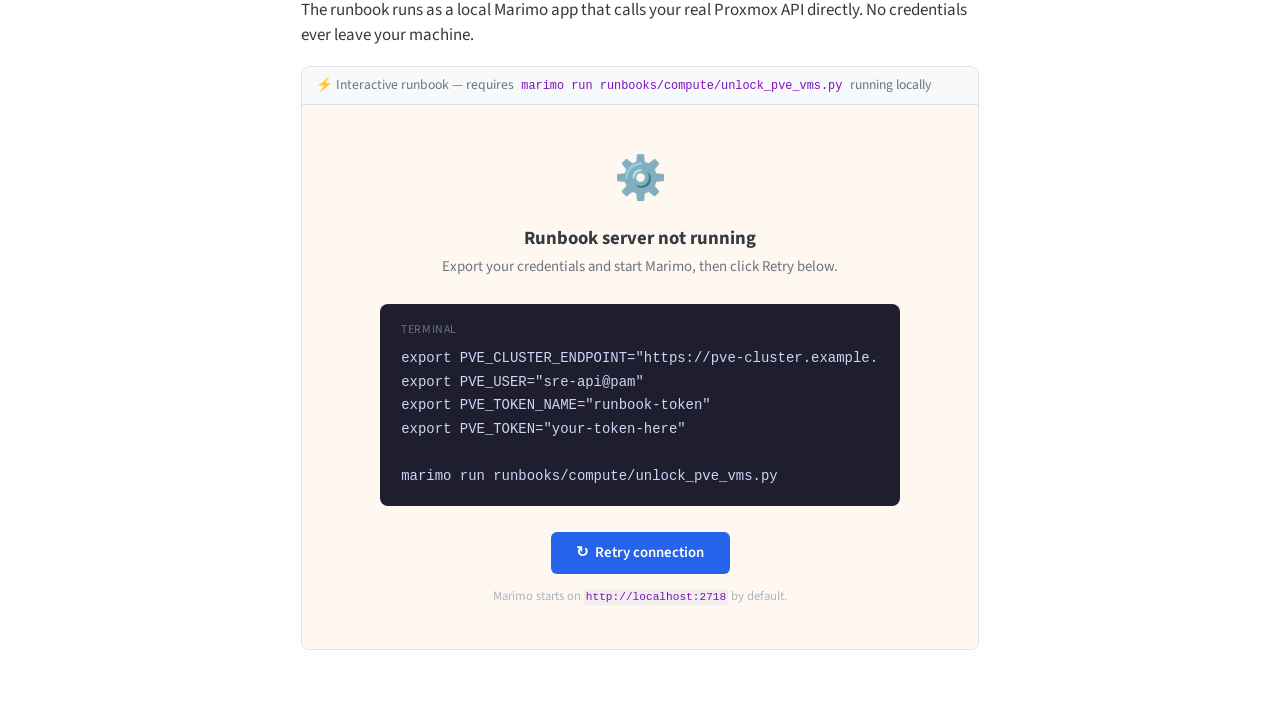
<file: production/runbook-explanation/unlock_pve_vms.html>
<!DOCTYPE html>
<html xmlns="http://www.w3.org/1999/xhtml" lang="en" xml:lang="en"><head>

<meta charset="utf-8">
<meta name="generator" content="quarto-1.9.38">

<meta name="viewport" content="width=device-width, initial-scale=1.0, user-scalable=yes">

<meta name="author" content="SRE Infrastructure Team">
<meta name="dcterms.date" content="2026-06-08">

<title>Proxmox Knowledge Base: Understanding &amp; Fixing locked: backup – SRE Playbooks – Proxmox</title>
<style>
/* Default styles provided by pandoc.
** See https://pandoc.org/MANUAL.html#variables-for-html for config info.
*/
code{white-space: pre-wrap;}
span.smallcaps{font-variant: small-caps;}
div.columns{display: flex; gap: min(4vw, 1.5em);}
div.column{flex: auto; overflow-x: auto;}
div.hanging-indent{margin-left: 1.5em; text-indent: -1.5em;}
ul.task-list{list-style: none;}
ul.task-list li input[type="checkbox"] {
  width: 0.8em;
  margin: 0 0.8em 0.2em -1em; /* quarto-specific, see https://github.com/quarto-dev/quarto-cli/issues/4556 */ 
  vertical-align: middle;
}
/* CSS for syntax highlighting */
html { -webkit-text-size-adjust: 100%; }
pre > code.sourceCode { white-space: pre; position: relative; }
pre > code.sourceCode > span { display: inline-block; line-height: 1.25; }
pre > code.sourceCode > span:empty { height: 1.2em; }
.sourceCode { overflow: visible; }
code.sourceCode > span { color: inherit; text-decoration: inherit; }
div.sourceCode { margin: 1em 0; }
pre.sourceCode { margin: 0; }
@media screen {
div.sourceCode { overflow: auto; }
}
@media print {
pre > code.sourceCode { white-space: pre-wrap; }
pre > code.sourceCode > span { text-indent: -5em; padding-left: 5em; }
}
pre.numberSource code
  { counter-reset: source-line 0; }
pre.numberSource code > span
  { position: relative; left: -4em; counter-increment: source-line; }
pre.numberSource code > span > a:first-child::before
  { content: counter(source-line);
    position: relative; left: -1em; text-align: right; vertical-align: baseline;
    border: none; display: inline-block;
    -webkit-touch-callout: none; -webkit-user-select: none;
    -khtml-user-select: none; -moz-user-select: none;
    -ms-user-select: none; user-select: none;
    padding: 0 4px; width: 4em;
  }
pre.numberSource { margin-left: 3em;  padding-left: 4px; }
div.sourceCode
  {   }
@media screen {
pre > code.sourceCode > span > a:first-child::before { text-decoration: underline; }
}
</style>


<script src="../site_libs/quarto-nav/quarto-nav.js"></script>
<script src="../site_libs/quarto-nav/headroom.min.js"></script>
<script src="../site_libs/clipboard/clipboard.min.js"></script>
<script src="../site_libs/quarto-search/autocomplete.umd.js"></script>
<script src="../site_libs/quarto-search/fuse.min.js"></script>
<script src="../site_libs/quarto-search/quarto-search.js"></script>
<meta name="quarto:offset" content="../">
<script src="../site_libs/quarto-html/quarto.js" type="module"></script>
<script src="../site_libs/quarto-html/tabsets/tabsets.js" type="module"></script>
<script src="../site_libs/quarto-html/popper.min.js"></script>
<script src="../site_libs/quarto-html/tippy.umd.min.js"></script>
<script src="../site_libs/quarto-html/anchor.min.js"></script>
<link href="../site_libs/quarto-html/tippy.css" rel="stylesheet">
<link href="../site_libs/quarto-html/quarto-syntax-highlighting-15634bcf2e68342d4ad2dfa704d543f6.css" rel="stylesheet" id="quarto-text-highlighting-styles">
<script src="../site_libs/bootstrap/bootstrap.min.js"></script>
<link href="../site_libs/bootstrap/bootstrap-icons.css" rel="stylesheet">
<link href="../site_libs/bootstrap/bootstrap-eab2be7250f584328c98fcd9a03b5673.min.css" rel="stylesheet" append-hash="true" id="quarto-bootstrap" data-mode="light">
<script id="quarto-search-options" type="application/json">{
  "location": "sidebar",
  "copy-button": false,
  "collapse-after": 3,
  "panel-placement": "start",
  "type": "textbox",
  "limit": 50,
  "keyboard-shortcut": [
    "f",
    "/",
    "s"
  ],
  "show-item-context": false,
  "language": {
    "search-no-results-text": "No results",
    "search-matching-documents-text": "matching documents",
    "search-copy-link-title": "Copy link to search",
    "search-hide-matches-text": "Hide additional matches",
    "search-more-match-text": "more match in this document",
    "search-more-matches-text": "more matches in this document",
    "search-clear-button-title": "Clear",
    "search-text-placeholder": "",
    "search-detached-cancel-button-title": "Cancel",
    "search-submit-button-title": "Submit",
    "search-label": "Search"
  }
}</script>
<script src="../site_libs/quarto-diagram/mermaid.min.js"></script>
<script src="../site_libs/quarto-diagram/mermaid-init.js"></script>
<link href="../site_libs/quarto-diagram/mermaid.css" rel="stylesheet">


</head>

<body class="nav-sidebar floating quarto-light">

<div id="quarto-search-results"></div>
  <header id="quarto-header" class="headroom fixed-top">
  <nav class="quarto-secondary-nav">
    <div class="container-fluid d-flex">
      <button type="button" class="quarto-btn-toggle btn" data-bs-toggle="collapse" role="button" data-bs-target=".quarto-sidebar-collapse-item" aria-controls="quarto-sidebar" aria-expanded="false" aria-label="Toggle sidebar navigation" onclick="if (window.quartoToggleHeadroom) { window.quartoToggleHeadroom(); }">
        <i class="bi bi-layout-text-sidebar-reverse"></i>
      </button>
        <nav class="quarto-page-breadcrumbs" aria-label="breadcrumb"><ol class="breadcrumb"><li class="breadcrumb-item"><a href="../runbook-explanation/unlock_pve_vms.html">Runbook Explanations</a></li><li class="breadcrumb-item"><a href="../runbook-explanation/unlock_pve_vms.html">Proxmox Knowledge Base: Understanding &amp; Fixing `locked: backup`</a></li></ol></nav>
        <a class="flex-grow-1" role="navigation" data-bs-toggle="collapse" data-bs-target=".quarto-sidebar-collapse-item" aria-controls="quarto-sidebar" aria-expanded="false" aria-label="Toggle sidebar navigation" onclick="if (window.quartoToggleHeadroom) { window.quartoToggleHeadroom(); }">      
        </a>
      <button type="button" class="btn quarto-search-button" aria-label="Search" onclick="window.quartoOpenSearch();">
        <i class="bi bi-search"></i>
      </button>
    </div>
  </nav>
</header>
<!-- content -->
<div id="quarto-content" class="quarto-container page-columns page-rows-contents page-layout-article">
<!-- sidebar -->
  <nav id="quarto-sidebar" class="sidebar collapse collapse-horizontal quarto-sidebar-collapse-item sidebar-navigation floating overflow-auto">
    <div class="pt-lg-2 mt-2 text-left sidebar-header">
    <div class="sidebar-title mb-0 py-0">
      <a href="../">SRE Playbooks – Proxmox</a> 
    </div>
      </div>
        <div class="mt-2 flex-shrink-0 align-items-center">
        <div class="sidebar-search">
        <div id="quarto-search" class="" title="Search"></div>
        </div>
        </div>
    <div class="sidebar-menu-container"> 
    <ul class="list-unstyled mt-1">
        <li class="sidebar-item">
  <div class="sidebar-item-container"> 
  <a href="../index.html" class="sidebar-item-text sidebar-link">
 <span class="menu-text">SRE Playbooks – Proxmox</span></a>
  </div>
</li>
        <li class="sidebar-item sidebar-item-section">
      <div class="sidebar-item-container"> 
            <a class="sidebar-item-text sidebar-link text-start" data-bs-toggle="collapse" data-bs-target="#quarto-sidebar-section-1" role="navigation" aria-expanded="true">
 <span class="menu-text">Runbook Explanations</span></a>
          <a class="sidebar-item-toggle text-start" data-bs-toggle="collapse" data-bs-target="#quarto-sidebar-section-1" role="navigation" aria-expanded="true" aria-label="Toggle section">
            <i class="bi bi-chevron-right ms-2"></i>
          </a> 
      </div>
      <ul id="quarto-sidebar-section-1" class="collapse list-unstyled sidebar-section depth1 show">  
          <li class="sidebar-item">
  <div class="sidebar-item-container"> 
  <a href="../runbook-explanation/unlock_pve_vms.html" class="sidebar-item-text sidebar-link active">
 <span class="menu-text">Proxmox Knowledge Base: Understanding &amp; Fixing `locked: backup`</span></a>
  </div>
</li>
      </ul>
  </li>
        <li class="sidebar-item sidebar-item-section">
      <div class="sidebar-item-container"> 
            <a class="sidebar-item-text sidebar-link text-start" data-bs-toggle="collapse" data-bs-target="#quarto-sidebar-section-2" role="navigation" aria-expanded="true">
 <span class="menu-text">Incident Reviews</span></a>
          <a class="sidebar-item-toggle text-start" data-bs-toggle="collapse" data-bs-target="#quarto-sidebar-section-2" role="navigation" aria-expanded="true" aria-label="Toggle section">
            <i class="bi bi-chevron-right ms-2"></i>
          </a> 
      </div>
      <ul id="quarto-sidebar-section-2" class="collapse list-unstyled sidebar-section depth1 show">  
          <li class="sidebar-item">
  <div class="sidebar-item-container"> 
  <a href="../incident-reviews/unlock_pve_vms.html" class="sidebar-item-text sidebar-link">
 <span class="menu-text">Incident Review: VM Locked After Backup Failure</span></a>
  </div>
</li>
      </ul>
  </li>
    </ul>
    </div>
</nav>
<div id="quarto-sidebar-glass" class="quarto-sidebar-collapse-item" data-bs-toggle="collapse" data-bs-target=".quarto-sidebar-collapse-item"></div>
<!-- margin-sidebar -->
    <div id="quarto-margin-sidebar" class="sidebar margin-sidebar">
        <nav id="TOC" role="doc-toc" class="toc-active">
    <h2 id="toc-title">On this page</h2>
   
  <ul>
  <li><a href="#incident-overview" id="toc-incident-overview" class="nav-link active" data-scroll-target="#incident-overview"><span class="header-section-number">1</span> Incident Overview</a></li>
  <li><a href="#the-architecture-of-a-lock" id="toc-the-architecture-of-a-lock" class="nav-link" data-scroll-target="#the-architecture-of-a-lock"><span class="header-section-number">2</span> The Architecture of a Lock</a></li>
  <li><a href="#remediation-protocol" id="toc-remediation-protocol" class="nav-link" data-scroll-target="#remediation-protocol"><span class="header-section-number">3</span> Remediation Protocol</a></li>
  <li><a href="#under-the-hood-the-safety-guardrail" id="toc-under-the-hood-the-safety-guardrail" class="nav-link" data-scroll-target="#under-the-hood-the-safety-guardrail"><span class="header-section-number">4</span> Under the Hood: The Safety Guardrail</a></li>
  <li><a href="#interactive-runbook" id="toc-interactive-runbook" class="nav-link" data-scroll-target="#interactive-runbook"><span class="header-section-number">5</span> Interactive Runbook</a></li>
  </ul>
</nav>
    </div>
<!-- main -->
<main class="content" id="quarto-document-content">

<header id="title-block-header" class="quarto-title-block default"><nav class="quarto-page-breadcrumbs quarto-title-breadcrumbs d-none d-lg-block" aria-label="breadcrumb"><ol class="breadcrumb"><li class="breadcrumb-item"><a href="../runbook-explanation/unlock_pve_vms.html">Runbook Explanations</a></li><li class="breadcrumb-item"><a href="../runbook-explanation/unlock_pve_vms.html">Proxmox Knowledge Base: Understanding &amp; Fixing `locked: backup`</a></li></ol></nav>
<div class="quarto-title">
<div class="quarto-title-block"><div><h1 class="title">Proxmox Knowledge Base: Understanding &amp; Fixing <code>locked: backup</code></h1><button type="button" class="btn code-tools-button dropdown-toggle" id="quarto-code-tools-menu" data-bs-toggle="dropdown" aria-expanded="false"><i class="bi"></i> Code</button><ul class="dropdown-menu dropdown-menu-end" aria-labelelledby="quarto-code-tools-menu"><li><a id="quarto-show-all-code" class="dropdown-item" href="javascript:void(0)" role="button">Show All Code</a></li><li><a id="quarto-hide-all-code" class="dropdown-item" href="javascript:void(0)" role="button">Hide All Code</a></li><li><hr class="dropdown-divider"></li><li><a id="quarto-view-source" class="dropdown-item" href="javascript:void(0)" role="button">View Source</a></li></ul></div></div>
</div>



<div class="quarto-title-meta">

    <div>
    <div class="quarto-title-meta-heading">Author</div>
    <div class="quarto-title-meta-contents">
             <p>SRE Infrastructure Team </p>
          </div>
  </div>
    
    <div>
    <div class="quarto-title-meta-heading">Published</div>
    <div class="quarto-title-meta-contents">
      <p class="date">June 8, 2026</p>
    </div>
  </div>
  
    
  </div>
  


</header>


<section id="incident-overview" class="level2" data-number="1">
<h2 data-number="1" class="anchored" data-anchor-id="incident-overview"><span class="header-section-number">1</span> Incident Overview</h2>
<p>When a Proxmox Backup Server (PBS) backup is interrupted (usually via network timeout), the Proxmox hypervisor may fail to drop the <code>backup</code> lock on the VM configuration file (<code>/etc/pve/qemu-server/&lt;vmid&gt;.conf</code>).</p>
<p>The VM will remain running, but SREs cannot migrate, resize, or reboot the VM until the lock is cleared. That behavior protects against the corruption of the QEMU dirty-bitmap tracking used for incremental backups.</p>
</section>
<section id="the-architecture-of-a-lock" class="level2" data-number="2">
<h2 data-number="2" class="anchored" data-anchor-id="the-architecture-of-a-lock"><span class="header-section-number">2</span> The Architecture of a Lock</h2>
<p>When <code>vzdump</code> runs, it manipulates the QEMU process to track “dirty” blocks.</p>
<div class="cell" data-layout-align="default">
<details class="code-fold">
<summary>Code</summary>
<div class="code-copy-outer-scaffold"><div class="sourceCode cell-code" id="cb1"><pre class="sourceCode default code-with-copy"><code class="sourceCode default"><span id="cb1-1"><a href="#cb1-1" aria-hidden="true" tabindex="-1"></a>sequenceDiagram</span>
<span id="cb1-2"><a href="#cb1-2" aria-hidden="true" tabindex="-1"></a>    participant PBS as Proxmox Backup Server</span>
<span id="cb1-3"><a href="#cb1-3" aria-hidden="true" tabindex="-1"></a>    participant PVE as PVE Node</span>
<span id="cb1-4"><a href="#cb1-4" aria-hidden="true" tabindex="-1"></a>    participant QEMU as VM Process</span>
<span id="cb1-5"><a href="#cb1-5" aria-hidden="true" tabindex="-1"></a></span>
<span id="cb1-6"><a href="#cb1-6" aria-hidden="true" tabindex="-1"></a>    PBS-&gt;&gt;PVE: Request Backup (API)</span>
<span id="cb1-7"><a href="#cb1-7" aria-hidden="true" tabindex="-1"></a>    PVE-&gt;&gt;PVE: Write `lock: backup` to config</span>
<span id="cb1-8"><a href="#cb1-8" aria-hidden="true" tabindex="-1"></a>    PVE-&gt;&gt;QEMU: Initiate Snapshot / Dirty Bitmap</span>
<span id="cb1-9"><a href="#cb1-9" aria-hidden="true" tabindex="-1"></a>    QEMU--&gt;&gt;PVE: Stream data</span>
<span id="cb1-10"><a href="#cb1-10" aria-hidden="true" tabindex="-1"></a>    PVE--&gt;&gt;PBS: Send Chunks</span>
<span id="cb1-11"><a href="#cb1-11" aria-hidden="true" tabindex="-1"></a>    Note over PBS,PVE: If network drops here, lock remains!</span></code></pre></div><button title="Copy to Clipboard" class="code-copy-button"><i class="bi"></i></button></div>
</details>
<div class="cell-output-display">
<div>
<p></p><figure class="figure"><p></p>
<div>
<pre class="mermaid mermaid-js">sequenceDiagram
    participant PBS as Proxmox Backup Server
    participant PVE as PVE Node
    participant QEMU as VM Process

    PBS-&gt;&gt;PVE: Request Backup (API)
    PVE-&gt;&gt;PVE: Write `lock: backup` to config
    PVE-&gt;&gt;QEMU: Initiate Snapshot / Dirty Bitmap
    QEMU--&gt;&gt;PVE: Stream data
    PVE--&gt;&gt;PBS: Send Chunks
    Note over PBS,PVE: If network drops here, lock remains!
</pre>
</div>
<p></p></figure><p></p>
</div>
</div>
</div>
</section>
<section id="remediation-protocol" class="level2" data-number="3">
<h2 data-number="3" class="anchored" data-anchor-id="remediation-protocol"><span class="header-section-number">3</span> Remediation Protocol</h2>
<p>Do <strong>not</strong> use the GUI to blindly unlock the VM. Follow the interactive runbook below.</p>
</section>
<section id="under-the-hood-the-safety-guardrail" class="level2" data-number="4">
<h2 data-number="4" class="anchored" data-anchor-id="under-the-hood-the-safety-guardrail"><span class="header-section-number">4</span> Under the Hood: The Safety Guardrail</h2>
<p>Our <code>library/pve_safety.py</code> module queries the <code>/api2/json/nodes/{node}/tasks</code> endpoint. If any task matches <code>type: vzdump</code> and the <code>vmid</code>, we block the unlock command to prevent corrupting the <code>QCOW2/RBD</code> image.</p>
<div id="62952a8d" class="cell" data-execution_count="1">
<details class="code-fold">
<summary>Code</summary>
<div class="code-copy-outer-scaffold"><div class="sourceCode cell-code" id="cb2"><pre class="sourceCode python code-with-copy"><code class="sourceCode python"><span id="cb2-1"><a href="#cb2-1" aria-hidden="true" tabindex="-1"></a><span class="co"># Core safety logic abstraction</span></span>
<span id="cb2-2"><a href="#cb2-2" aria-hidden="true" tabindex="-1"></a>tasks <span class="op">=</span> proxmox.nodes(node).tasks.get()</span>
<span id="cb2-3"><a href="#cb2-3" aria-hidden="true" tabindex="-1"></a><span class="cf">for</span> task <span class="kw">in</span> tasks:</span>
<span id="cb2-4"><a href="#cb2-4" aria-hidden="true" tabindex="-1"></a>    <span class="cf">if</span> task[<span class="st">'status'</span>] <span class="op">==</span> <span class="st">'running'</span> <span class="kw">and</span> task[<span class="st">'type'</span>] <span class="op">==</span> <span class="st">'vzdump'</span>:</span>
<span id="cb2-5"><a href="#cb2-5" aria-hidden="true" tabindex="-1"></a>        <span class="cf">raise</span> <span class="pp">Exception</span>(<span class="st">"Unsafe to unlock!"</span>)</span></code></pre></div><button title="Copy to Clipboard" class="code-copy-button"><i class="bi"></i></button></div>
</details>
</div>
</section>
<section id="interactive-runbook" class="level2" data-number="5">
<h2 data-number="5" class="anchored" data-anchor-id="interactive-runbook"><span class="header-section-number">5</span> Interactive Runbook</h2>
<p>The runbook runs as a local Marimo app that calls your real Proxmox API directly. No credentials ever leave your machine.</p>
<div style="border: 1px solid #dee2e6; border-radius: 8px; overflow: hidden; margin-top: 1rem;">
  <div style="background: #f8f9fa; padding: 8px 14px; font-size: 0.8rem; color: #6c757d; border-bottom: 1px solid #dee2e6;">
    ⚡ Interactive runbook — requires <code>marimo run runbooks/compute/unlock_pve_vms.py</code> running locally
  </div>
  <iframe id="marimo-frame" src="http://localhost:2718" width="100%" height="720px" style="border: none; display: block;" title="Unlock PVE VMs — interactive runbook">
  </iframe>
  <div id="marimo-offline" style="display:none; padding: 2.5rem 2rem; background:#fff8f0; font-family: inherit;">

    <div style="max-width: 520px; margin: 0 auto; text-align: center;">
      <div style="font-size: 2.5rem; margin-bottom: 0.75rem;">⚙️</div>
      <p style="margin: 0 0 0.25rem; font-weight: 700; font-size: 1.1rem; color: #343a40;">
        Runbook server not running
      </p>
      <p style="margin: 0 0 1.5rem; font-size: 0.875rem; color: #6c757d;">
        Export your credentials and start Marimo, then click Retry below.
      </p>

      <div style="background:#1e1e2e; border-radius:8px; padding: 1rem 1.25rem; text-align:left; margin-bottom:1.5rem; position:relative;">
        <div style="font-size:0.7rem; color:#6c7086; margin-bottom:0.5rem; text-transform:uppercase; letter-spacing:0.05em;">terminal</div>
        <pre style="margin:0; color:#cdd6f4; font-size:0.82rem; line-height:1.7; overflow-x:auto;">export PVE_CLUSTER_ENDPOINT="https://pve-cluster.example.com"
export PVE_USER="sre-api@pam"
export PVE_TOKEN_NAME="runbook-token"
export PVE_TOKEN="your-token-here"

marimo run runbooks/compute/unlock_pve_vms.py</pre>
      </div>

      <button onclick="retryMarimo()" style="
          background: #2563eb; color: white; border: none;
          padding: 0.6rem 1.5rem; border-radius: 6px;
          font-size: 0.875rem; font-weight: 600;
          cursor: pointer; transition: background 0.2s;
        " onmouseover="this.style.background='#1d4ed8'" onmouseout="this.style.background='#2563eb'">
        ↻ &nbsp;Retry connection
      </button>
      <p style="margin: 0.75rem 0 0; font-size: 0.75rem; color:#adb5bd;">
        Marimo starts on <code>http://localhost:2718</code> by default.
      </p>
    </div>

  </div>
</div>

<script>
  const frame   = document.getElementById("marimo-frame");
  const offline = document.getElementById("marimo-offline");

  function showOffline() {
    frame.style.display   = "none";
    offline.style.display = "block";
  }

  function showOnline() {
    offline.style.display = "none";
    frame.style.display   = "block";
  }

  function retryMarimo() {
    fetch("http://localhost:2718", { mode: "no-cors" })
      .then(() => {
        frame.src = "http://localhost:2718";
        showOnline();
      })
      .catch(() => {
        const btn = document.querySelector("#marimo-offline button");
        btn.textContent = "Still unreachable — try again";
        setTimeout(() => { btn.innerHTML = "↻ &nbsp;Retry connection"; }, 2500);
      });
  }

  fetch("http://localhost:2718", { mode: "no-cors" })
    .then(() => { /* reachable — leave iframe visible */ })
    .catch(() => showOffline());
</script>


<!-- -->

</section>

</main> <!-- /main -->
<script id="quarto-html-after-body" type="application/javascript">
  window.document.addEventListener("DOMContentLoaded", function (event) {
    const icon = "";
    const anchorJS = new window.AnchorJS();
    anchorJS.options = {
      placement: 'right',
      icon: icon
    };
    anchorJS.add('.anchored');
    const isCodeAnnotation = (el) => {
      for (const clz of el.classList) {
        if (clz.startsWith('code-annotation-')) {                     
          return true;
        }
      }
      return false;
    }
    const onCopySuccess = function(e) {
      // button target
      const button = e.trigger;
      // don't keep focus
      button.blur();
      // flash "checked"
      button.classList.add('code-copy-button-checked');
      var currentTitle = button.getAttribute("title");
      button.setAttribute("title", "Copied!");
      let tooltip;
      if (window.bootstrap) {
        button.setAttribute("data-bs-toggle", "tooltip");
        button.setAttribute("data-bs-placement", "left");
        button.setAttribute("data-bs-title", "Copied!");
        tooltip = new bootstrap.Tooltip(button, 
          { trigger: "manual", 
            customClass: "code-copy-button-tooltip",
            offset: [0, -8]});
        tooltip.show();    
      }
      setTimeout(function() {
        if (tooltip) {
          tooltip.hide();
          button.removeAttribute("data-bs-title");
          button.removeAttribute("data-bs-toggle");
          button.removeAttribute("data-bs-placement");
        }
        button.setAttribute("title", currentTitle);
        button.classList.remove('code-copy-button-checked');
      }, 1000);
      // clear code selection
      e.clearSelection();
    }
    const getTextToCopy = function(trigger) {
      const outerScaffold = trigger.parentElement.cloneNode(true);
      const codeEl = outerScaffold.querySelector('code');
      for (const childEl of codeEl.children) {
        if (isCodeAnnotation(childEl)) {
          childEl.remove();
        }
      }
      return codeEl.innerText;
    }
    const clipboard = new window.ClipboardJS('.code-copy-button:not([data-in-quarto-modal])', {
      text: getTextToCopy
    });
    clipboard.on('success', onCopySuccess);
    if (window.document.getElementById('quarto-embedded-source-code-modal')) {
      const clipboardModal = new window.ClipboardJS('.code-copy-button[data-in-quarto-modal]', {
        text: getTextToCopy,
        container: window.document.getElementById('quarto-embedded-source-code-modal')
      });
      clipboardModal.on('success', onCopySuccess);
    }
    const viewSource = window.document.getElementById('quarto-view-source') ||
                       window.document.getElementById('quarto-code-tools-source');
    if (viewSource) {
      const sourceUrl = viewSource.getAttribute("data-quarto-source-url");
      viewSource.addEventListener("click", function(e) {
        if (sourceUrl) {
          // rstudio viewer pane
          if (/\bcapabilities=\b/.test(window.location)) {
            window.open(sourceUrl);
          } else {
            window.location.href = sourceUrl;
          }
        } else {
          const modal = new bootstrap.Modal(document.getElementById('quarto-embedded-source-code-modal'));
          modal.show();
        }
        return false;
      });
    }
    function toggleCodeHandler(show) {
      return function(e) {
        const detailsSrc = window.document.querySelectorAll(".cell > details > .sourceCode");
        for (let i=0; i<detailsSrc.length; i++) {
          const details = detailsSrc[i].parentElement;
          if (show) {
            details.open = true;
          } else {
            details.removeAttribute("open");
          }
        }
        const cellCodeDivs = window.document.querySelectorAll(".cell > .sourceCode");
        const fromCls = show ? "hidden" : "unhidden";
        const toCls = show ? "unhidden" : "hidden";
        for (let i=0; i<cellCodeDivs.length; i++) {
          const codeDiv = cellCodeDivs[i];
          if (codeDiv.classList.contains(fromCls)) {
            codeDiv.classList.remove(fromCls);
            codeDiv.classList.add(toCls);
          } 
        }
        return false;
      }
    }
    const hideAllCode = window.document.getElementById("quarto-hide-all-code");
    if (hideAllCode) {
      hideAllCode.addEventListener("click", toggleCodeHandler(false));
    }
    const showAllCode = window.document.getElementById("quarto-show-all-code");
    if (showAllCode) {
      showAllCode.addEventListener("click", toggleCodeHandler(true));
    }
      var localhostRegex = new RegExp(/^(?:http|https):\/\/localhost\:?[0-9]*\//);
      var mailtoRegex = new RegExp(/^mailto:/);
        var filterRegex = new RegExp('/' + window.location.host + '/');
      var isInternal = (href) => {
          return filterRegex.test(href) || localhostRegex.test(href) || mailtoRegex.test(href);
      }
      // Inspect non-navigation links and adorn them if external
     var links = window.document.querySelectorAll('a[href]:not(.nav-link):not(.navbar-brand):not(.toc-action):not(.sidebar-link):not(.sidebar-item-toggle):not(.pagination-link):not(.no-external):not([aria-hidden]):not(.dropdown-item):not(.quarto-navigation-tool):not(.about-link)');
      for (var i=0; i<links.length; i++) {
        const link = links[i];
        if (!isInternal(link.href)) {
          // undo the damage that might have been done by quarto-nav.js in the case of
          // links that we want to consider external
          if (link.dataset.originalHref !== undefined) {
            link.href = link.dataset.originalHref;
          }
        }
      }
    function tippyHover(el, contentFn, onTriggerFn, onUntriggerFn) {
      const config = {
        allowHTML: true,
        maxWidth: 500,
        delay: 100,
        arrow: false,
        appendTo: function(el) {
            return el.parentElement;
        },
        interactive: true,
        interactiveBorder: 10,
        theme: 'quarto',
        placement: 'bottom-start',
      };
      if (contentFn) {
        config.content = contentFn;
      }
      if (onTriggerFn) {
        config.onTrigger = onTriggerFn;
      }
      if (onUntriggerFn) {
        config.onUntrigger = onUntriggerFn;
      }
      window.tippy(el, config); 
    }
    const noterefs = window.document.querySelectorAll('a[role="doc-noteref"]');
    for (var i=0; i<noterefs.length; i++) {
      const ref = noterefs[i];
      tippyHover(ref, function() {
        // use id or data attribute instead here
        let href = ref.getAttribute('data-footnote-href') || ref.getAttribute('href');
        try { href = new URL(href).hash; } catch {}
        const id = href.replace(/^#\/?/, "");
        const note = window.document.getElementById(id);
        if (note) {
          return note.innerHTML;
        } else {
          return "";
        }
      });
    }
    const xrefs = window.document.querySelectorAll('a.quarto-xref');
    const processXRef = (id, note) => {
      // Strip column container classes
      const stripColumnClz = (el) => {
        el.classList.remove("page-full", "page-columns");
        if (el.children) {
          for (const child of el.children) {
            stripColumnClz(child);
          }
        }
      }
      stripColumnClz(note)
      if (id === null || id.startsWith('sec-')) {
        // Special case sections, only their first couple elements
        const container = document.createElement("div");
        if (note.children && note.children.length > 2) {
          container.appendChild(note.children[0].cloneNode(true));
          for (let i = 1; i < note.children.length; i++) {
            const child = note.children[i];
            if (child.tagName === "P" && child.innerText === "") {
              continue;
            } else {
              container.appendChild(child.cloneNode(true));
              break;
            }
          }
          if (window.Quarto?.typesetMath) {
            window.Quarto.typesetMath(container);
          }
          return container.innerHTML
        } else {
          if (window.Quarto?.typesetMath) {
            window.Quarto.typesetMath(note);
          }
          return note.innerHTML;
        }
      } else {
        // Remove any anchor links if they are present
        const anchorLink = note.querySelector('a.anchorjs-link');
        if (anchorLink) {
          anchorLink.remove();
        }
        if (window.Quarto?.typesetMath) {
          window.Quarto.typesetMath(note);
        }
        if (note.classList.contains("callout")) {
          return note.outerHTML;
        } else {
          return note.innerHTML;
        }
      }
    }
    for (var i=0; i<xrefs.length; i++) {
      const xref = xrefs[i];
      tippyHover(xref, undefined, function(instance) {
        instance.disable();
        let url = xref.getAttribute('href');
        let hash = undefined; 
        if (url.startsWith('#')) {
          hash = url;
        } else {
          try { hash = new URL(url).hash; } catch {}
        }
        if (hash) {
          const id = hash.replace(/^#\/?/, "");
          const note = window.document.getElementById(id);
          if (note !== null) {
            try {
              const html = processXRef(id, note.cloneNode(true));
              instance.setContent(html);
            } finally {
              instance.enable();
              instance.show();
            }
          } else {
            // See if we can fetch this
            fetch(url.split('#')[0])
            .then(res => res.text())
            .then(html => {
              const parser = new DOMParser();
              const htmlDoc = parser.parseFromString(html, "text/html");
              const note = htmlDoc.getElementById(id);
              if (note !== null) {
                const html = processXRef(id, note);
                instance.setContent(html);
              } 
            }).finally(() => {
              instance.enable();
              instance.show();
            });
          }
        } else {
          // See if we can fetch a full url (with no hash to target)
          // This is a special case and we should probably do some content thinning / targeting
          fetch(url)
          .then(res => res.text())
          .then(html => {
            const parser = new DOMParser();
            const htmlDoc = parser.parseFromString(html, "text/html");
            const note = htmlDoc.querySelector('main.content');
            if (note !== null) {
              // This should only happen for chapter cross references
              // (since there is no id in the URL)
              // remove the first header
              if (note.children.length > 0 && note.children[0].tagName === "HEADER") {
                note.children[0].remove();
              }
              const html = processXRef(null, note);
              instance.setContent(html);
            } 
          }).finally(() => {
            instance.enable();
            instance.show();
          });
        }
      }, function(instance) {
      });
    }
        let selectedAnnoteEl;
        const selectorForAnnotation = ( cell, annotation) => {
          let cellAttr = 'data-code-cell="' + cell + '"';
          let lineAttr = 'data-code-annotation="' +  annotation + '"';
          const selector = 'span[' + cellAttr + '][' + lineAttr + ']';
          return selector;
        }
        const selectCodeLines = (annoteEl) => {
          const doc = window.document;
          const targetCell = annoteEl.getAttribute("data-target-cell");
          const targetAnnotation = annoteEl.getAttribute("data-target-annotation");
          const annoteSpan = window.document.querySelector(selectorForAnnotation(targetCell, targetAnnotation));
          const lines = annoteSpan.getAttribute("data-code-lines").split(",");
          const lineIds = lines.map((line) => {
            return targetCell + "-" + line;
          })
          let top = null;
          let height = null;
          let parent = null;
          if (lineIds.length > 0) {
              //compute the position of the single el (top and bottom and make a div)
              const el = window.document.getElementById(lineIds[0]);
              top = el.offsetTop;
              height = el.offsetHeight;
              parent = el.parentElement.parentElement;
            if (lineIds.length > 1) {
              const lastEl = window.document.getElementById(lineIds[lineIds.length - 1]);
              const bottom = lastEl.offsetTop + lastEl.offsetHeight;
              height = bottom - top;
            }
            if (top !== null && height !== null && parent !== null) {
              // cook up a div (if necessary) and position it 
              let div = window.document.getElementById("code-annotation-line-highlight");
              if (div === null) {
                div = window.document.createElement("div");
                div.setAttribute("id", "code-annotation-line-highlight");
                div.style.position = 'absolute';
                parent.appendChild(div);
              }
              div.style.top = top - 2 + "px";
              div.style.height = height + 4 + "px";
              div.style.left = 0;
              let gutterDiv = window.document.getElementById("code-annotation-line-highlight-gutter");
              if (gutterDiv === null) {
                gutterDiv = window.document.createElement("div");
                gutterDiv.setAttribute("id", "code-annotation-line-highlight-gutter");
                gutterDiv.style.position = 'absolute';
                const codeCell = window.document.getElementById(targetCell);
                const gutter = codeCell.querySelector('.code-annotation-gutter');
                gutter.appendChild(gutterDiv);
              }
              gutterDiv.style.top = top - 2 + "px";
              gutterDiv.style.height = height + 4 + "px";
            }
            selectedAnnoteEl = annoteEl;
          }
        };
        const unselectCodeLines = () => {
          const elementsIds = ["code-annotation-line-highlight", "code-annotation-line-highlight-gutter"];
          elementsIds.forEach((elId) => {
            const div = window.document.getElementById(elId);
            if (div) {
              div.remove();
            }
          });
          selectedAnnoteEl = undefined;
        };
          // Handle positioning of the toggle
      window.addEventListener(
        "resize",
        throttle(() => {
          elRect = undefined;
          if (selectedAnnoteEl) {
            selectCodeLines(selectedAnnoteEl);
          }
        }, 10)
      );
      function throttle(fn, ms) {
      let throttle = false;
      let timer;
        return (...args) => {
          if(!throttle) { // first call gets through
              fn.apply(this, args);
              throttle = true;
          } else { // all the others get throttled
              if(timer) clearTimeout(timer); // cancel #2
              timer = setTimeout(() => {
                fn.apply(this, args);
                timer = throttle = false;
              }, ms);
          }
        };
      }
        // Attach click handler to the DT
        const annoteDls = window.document.querySelectorAll('dt[data-target-cell]');
        for (const annoteDlNode of annoteDls) {
          annoteDlNode.addEventListener('click', (event) => {
            const clickedEl = event.target;
            if (clickedEl !== selectedAnnoteEl) {
              unselectCodeLines();
              const activeEl = window.document.querySelector('dt[data-target-cell].code-annotation-active');
              if (activeEl) {
                activeEl.classList.remove('code-annotation-active');
              }
              selectCodeLines(clickedEl);
              clickedEl.classList.add('code-annotation-active');
            } else {
              // Unselect the line
              unselectCodeLines();
              clickedEl.classList.remove('code-annotation-active');
            }
          });
        }
    const findCites = (el) => {
      const parentEl = el.parentElement;
      if (parentEl) {
        const cites = parentEl.dataset.cites;
        if (cites) {
          return {
            el,
            cites: cites.split(' ')
          };
        } else {
          return findCites(el.parentElement)
        }
      } else {
        return undefined;
      }
    };
    var bibliorefs = window.document.querySelectorAll('a[role="doc-biblioref"]');
    for (var i=0; i<bibliorefs.length; i++) {
      const ref = bibliorefs[i];
      const citeInfo = findCites(ref);
      if (citeInfo) {
        tippyHover(citeInfo.el, function() {
          var popup = window.document.createElement('div');
          citeInfo.cites.forEach(function(cite) {
            var citeDiv = window.document.createElement('div');
            citeDiv.classList.add('hanging-indent');
            citeDiv.classList.add('csl-entry');
            var biblioDiv = window.document.getElementById('ref-' + cite);
            if (biblioDiv) {
              citeDiv.innerHTML = biblioDiv.innerHTML;
            }
            popup.appendChild(citeDiv);
          });
          return popup.innerHTML;
        });
      }
    }
  });
  </script><div class="modal fade" id="quarto-embedded-source-code-modal" tabindex="-1" aria-labelledby="quarto-embedded-source-code-modal-label" aria-hidden="true"><div class="modal-dialog modal-dialog-scrollable"><div class="modal-content"><div class="modal-header"><h5 class="modal-title" id="quarto-embedded-source-code-modal-label">Source Code</h5><button class="btn-close" data-bs-dismiss="modal"></button></div><div class="modal-body"><div class="">
<div class="code-copy-outer-scaffold"><div class="sourceCode" id="cb3" data-shortcodes="false"><pre class="sourceCode markdown code-with-copy"><code class="sourceCode markdown"><span id="cb3-1"><a href="#cb3-1" aria-hidden="true" tabindex="-1"></a><span class="co">---</span></span>
<span id="cb3-2"><a href="#cb3-2" aria-hidden="true" tabindex="-1"></a><span class="an">title:</span><span class="co"> "Proxmox Knowledge Base: Understanding &amp; Fixing `locked: backup`"</span></span>
<span id="cb3-3"><a href="#cb3-3" aria-hidden="true" tabindex="-1"></a><span class="an">author:</span><span class="co"> "SRE Infrastructure Team"</span></span>
<span id="cb3-4"><a href="#cb3-4" aria-hidden="true" tabindex="-1"></a><span class="an">date:</span><span class="co"> today</span></span>
<span id="cb3-5"><a href="#cb3-5" aria-hidden="true" tabindex="-1"></a><span class="an">format:</span></span>
<span id="cb3-6"><a href="#cb3-6" aria-hidden="true" tabindex="-1"></a><span class="co">  html:</span></span>
<span id="cb3-7"><a href="#cb3-7" aria-hidden="true" tabindex="-1"></a><span class="co">    toc: true</span></span>
<span id="cb3-8"><a href="#cb3-8" aria-hidden="true" tabindex="-1"></a><span class="co">    code-fold: true</span></span>
<span id="cb3-9"><a href="#cb3-9" aria-hidden="true" tabindex="-1"></a><span class="co">    theme: cosmo</span></span>
<span id="cb3-10"><a href="#cb3-10" aria-hidden="true" tabindex="-1"></a><span class="an">execute:</span></span>
<span id="cb3-11"><a href="#cb3-11" aria-hidden="true" tabindex="-1"></a><span class="co">  echo: true</span></span>
<span id="cb3-12"><a href="#cb3-12" aria-hidden="true" tabindex="-1"></a><span class="co">  warning: false</span></span>
<span id="cb3-13"><a href="#cb3-13" aria-hidden="true" tabindex="-1"></a><span class="co">---</span></span>
<span id="cb3-14"><a href="#cb3-14" aria-hidden="true" tabindex="-1"></a></span>
<span id="cb3-15"><a href="#cb3-15" aria-hidden="true" tabindex="-1"></a><span class="fu">## Incident Overview</span></span>
<span id="cb3-16"><a href="#cb3-16" aria-hidden="true" tabindex="-1"></a></span>
<span id="cb3-17"><a href="#cb3-17" aria-hidden="true" tabindex="-1"></a>When a Proxmox Backup Server (PBS) backup is interrupted (usually via network timeout), the Proxmox hypervisor may fail to drop the <span class="in">`backup`</span> lock on the VM configuration file (<span class="in">`/etc/pve/qemu-server/&lt;vmid&gt;.conf`</span>).</span>
<span id="cb3-18"><a href="#cb3-18" aria-hidden="true" tabindex="-1"></a></span>
<span id="cb3-19"><a href="#cb3-19" aria-hidden="true" tabindex="-1"></a>The VM will remain running, but SREs cannot migrate, resize, or reboot the VM until the lock is cleared. That behavior protects against the corruption of the QEMU dirty-bitmap tracking used for incremental backups.</span>
<span id="cb3-20"><a href="#cb3-20" aria-hidden="true" tabindex="-1"></a></span>
<span id="cb3-21"><a href="#cb3-21" aria-hidden="true" tabindex="-1"></a><span class="fu">## The Architecture of a Lock</span></span>
<span id="cb3-22"><a href="#cb3-22" aria-hidden="true" tabindex="-1"></a>When <span class="in">`vzdump`</span> runs, it manipulates the QEMU process to track "dirty" blocks.</span>
<span id="cb3-23"><a href="#cb3-23" aria-hidden="true" tabindex="-1"></a></span>
<span id="cb3-26"><a href="#cb3-26" aria-hidden="true" tabindex="-1"></a><span class="in">```{mermaid}</span></span>
<span id="cb3-27"><a href="#cb3-27" aria-hidden="true" tabindex="-1"></a>sequenceDiagram</span>
<span id="cb3-28"><a href="#cb3-28" aria-hidden="true" tabindex="-1"></a>    participant PBS as Proxmox Backup Server</span>
<span id="cb3-29"><a href="#cb3-29" aria-hidden="true" tabindex="-1"></a>    participant PVE as PVE Node</span>
<span id="cb3-30"><a href="#cb3-30" aria-hidden="true" tabindex="-1"></a>    participant QEMU as VM Process</span>
<span id="cb3-31"><a href="#cb3-31" aria-hidden="true" tabindex="-1"></a></span>
<span id="cb3-32"><a href="#cb3-32" aria-hidden="true" tabindex="-1"></a>    PBS-&gt;&gt;PVE: Request Backup (API)</span>
<span id="cb3-33"><a href="#cb3-33" aria-hidden="true" tabindex="-1"></a>    PVE-&gt;&gt;PVE: Write <span class="ot">`</span><span class="st">lock: backup</span><span class="ot">`</span> to config</span>
<span id="cb3-34"><a href="#cb3-34" aria-hidden="true" tabindex="-1"></a>    PVE-&gt;&gt;QEMU: Initiate Snapshot / Dirty Bitmap</span>
<span id="cb3-35"><a href="#cb3-35" aria-hidden="true" tabindex="-1"></a>    QEMU--&gt;&gt;PVE: Stream data</span>
<span id="cb3-36"><a href="#cb3-36" aria-hidden="true" tabindex="-1"></a>    PVE--&gt;&gt;PBS: Send Chunks</span>
<span id="cb3-37"><a href="#cb3-37" aria-hidden="true" tabindex="-1"></a>    Note over PBS,PVE: If network drops here, <span class="fu">lock</span> remains!</span>
<span id="cb3-38"><a href="#cb3-38" aria-hidden="true" tabindex="-1"></a><span class="in">```</span></span>
<span id="cb3-39"><a href="#cb3-39" aria-hidden="true" tabindex="-1"></a></span>
<span id="cb3-40"><a href="#cb3-40" aria-hidden="true" tabindex="-1"></a><span class="fu">## Remediation Protocol</span></span>
<span id="cb3-41"><a href="#cb3-41" aria-hidden="true" tabindex="-1"></a>Do **not** use the GUI to blindly unlock the VM. Follow the interactive runbook below.</span>
<span id="cb3-42"><a href="#cb3-42" aria-hidden="true" tabindex="-1"></a></span>
<span id="cb3-43"><a href="#cb3-43" aria-hidden="true" tabindex="-1"></a><span class="fu">## Under the Hood: The Safety Guardrail</span></span>
<span id="cb3-44"><a href="#cb3-44" aria-hidden="true" tabindex="-1"></a>Our <span class="in">`library/pve_safety.py`</span> module queries the <span class="in">`/api2/json/nodes/{node}/tasks`</span> endpoint. If any task matches <span class="in">`type: vzdump`</span> and the <span class="in">`vmid`</span>, we block the unlock command to prevent corrupting the <span class="in">`QCOW2/RBD`</span> image.</span>
<span id="cb3-45"><a href="#cb3-45" aria-hidden="true" tabindex="-1"></a></span>
<span id="cb3-48"><a href="#cb3-48" aria-hidden="true" tabindex="-1"></a><span class="in">```{python}</span></span>
<span id="cb3-49"><a href="#cb3-49" aria-hidden="true" tabindex="-1"></a><span class="co">#| eval: false</span></span>
<span id="cb3-50"><a href="#cb3-50" aria-hidden="true" tabindex="-1"></a><span class="co"># Core safety logic abstraction</span></span>
<span id="cb3-51"><a href="#cb3-51" aria-hidden="true" tabindex="-1"></a>tasks <span class="op">=</span> proxmox.nodes(node).tasks.get()</span>
<span id="cb3-52"><a href="#cb3-52" aria-hidden="true" tabindex="-1"></a><span class="cf">for</span> task <span class="kw">in</span> tasks:</span>
<span id="cb3-53"><a href="#cb3-53" aria-hidden="true" tabindex="-1"></a>    <span class="cf">if</span> task[<span class="st">'status'</span>] <span class="op">==</span> <span class="st">'running'</span> <span class="kw">and</span> task[<span class="st">'type'</span>] <span class="op">==</span> <span class="st">'vzdump'</span>:</span>
<span id="cb3-54"><a href="#cb3-54" aria-hidden="true" tabindex="-1"></a>        <span class="cf">raise</span> <span class="pp">Exception</span>(<span class="st">"Unsafe to unlock!"</span>)</span>
<span id="cb3-55"><a href="#cb3-55" aria-hidden="true" tabindex="-1"></a><span class="in">```</span></span>
<span id="cb3-56"><a href="#cb3-56" aria-hidden="true" tabindex="-1"></a></span>
<span id="cb3-57"><a href="#cb3-57" aria-hidden="true" tabindex="-1"></a><span class="fu">## Interactive Runbook</span></span>
<span id="cb3-58"><a href="#cb3-58" aria-hidden="true" tabindex="-1"></a></span>
<span id="cb3-59"><a href="#cb3-59" aria-hidden="true" tabindex="-1"></a>The runbook runs as a local Marimo app that calls your real Proxmox API directly. No credentials ever leave your machine.</span>
<span id="cb3-60"><a href="#cb3-60" aria-hidden="true" tabindex="-1"></a></span>
<span id="cb3-61"><a href="#cb3-61" aria-hidden="true" tabindex="-1"></a><span class="in">```{=html}</span></span>
<span id="cb3-62"><a href="#cb3-62" aria-hidden="true" tabindex="-1"></a><span class="in">&lt;div style="border: 1px solid #dee2e6; border-radius: 8px; overflow: hidden; margin-top: 1rem;"&gt;</span></span>
<span id="cb3-63"><a href="#cb3-63" aria-hidden="true" tabindex="-1"></a><span class="in">  &lt;div style="background: #f8f9fa; padding: 8px 14px; font-size: 0.8rem; color: #6c757d; border-bottom: 1px solid #dee2e6;"&gt;</span></span>
<span id="cb3-64"><a href="#cb3-64" aria-hidden="true" tabindex="-1"></a><span class="in">    ⚡ Interactive runbook — requires &lt;code&gt;marimo run runbooks/compute/unlock_pve_vms.py&lt;/code&gt; running locally</span></span>
<span id="cb3-65"><a href="#cb3-65" aria-hidden="true" tabindex="-1"></a><span class="in">  &lt;/div&gt;</span></span>
<span id="cb3-66"><a href="#cb3-66" aria-hidden="true" tabindex="-1"></a><span class="in">  &lt;iframe</span></span>
<span id="cb3-67"><a href="#cb3-67" aria-hidden="true" tabindex="-1"></a><span class="in">    id="marimo-frame"</span></span>
<span id="cb3-68"><a href="#cb3-68" aria-hidden="true" tabindex="-1"></a><span class="in">    src="http://localhost:2718"</span></span>
<span id="cb3-69"><a href="#cb3-69" aria-hidden="true" tabindex="-1"></a><span class="in">    width="100%"</span></span>
<span id="cb3-70"><a href="#cb3-70" aria-hidden="true" tabindex="-1"></a><span class="in">    height="720px"</span></span>
<span id="cb3-71"><a href="#cb3-71" aria-hidden="true" tabindex="-1"></a><span class="in">    style="border: none; display: block;"</span></span>
<span id="cb3-72"><a href="#cb3-72" aria-hidden="true" tabindex="-1"></a><span class="in">    title="Unlock PVE VMs — interactive runbook"&gt;</span></span>
<span id="cb3-73"><a href="#cb3-73" aria-hidden="true" tabindex="-1"></a><span class="in">  &lt;/iframe&gt;</span></span>
<span id="cb3-74"><a href="#cb3-74" aria-hidden="true" tabindex="-1"></a><span class="in">  &lt;div id="marimo-offline" style="display:none; padding: 2.5rem 2rem; background:#fff8f0; font-family: inherit;"&gt;</span></span>
<span id="cb3-75"><a href="#cb3-75" aria-hidden="true" tabindex="-1"></a></span>
<span id="cb3-76"><a href="#cb3-76" aria-hidden="true" tabindex="-1"></a><span class="in">    &lt;div style="max-width: 520px; margin: 0 auto; text-align: center;"&gt;</span></span>
<span id="cb3-77"><a href="#cb3-77" aria-hidden="true" tabindex="-1"></a><span class="in">      &lt;div style="font-size: 2.5rem; margin-bottom: 0.75rem;"&gt;⚙️&lt;/div&gt;</span></span>
<span id="cb3-78"><a href="#cb3-78" aria-hidden="true" tabindex="-1"></a><span class="in">      &lt;p style="margin: 0 0 0.25rem; font-weight: 700; font-size: 1.1rem; color: #343a40;"&gt;</span></span>
<span id="cb3-79"><a href="#cb3-79" aria-hidden="true" tabindex="-1"></a><span class="in">        Runbook server not running</span></span>
<span id="cb3-80"><a href="#cb3-80" aria-hidden="true" tabindex="-1"></a><span class="in">      &lt;/p&gt;</span></span>
<span id="cb3-81"><a href="#cb3-81" aria-hidden="true" tabindex="-1"></a><span class="in">      &lt;p style="margin: 0 0 1.5rem; font-size: 0.875rem; color: #6c757d;"&gt;</span></span>
<span id="cb3-82"><a href="#cb3-82" aria-hidden="true" tabindex="-1"></a><span class="in">        Export your credentials and start Marimo, then click Retry below.</span></span>
<span id="cb3-83"><a href="#cb3-83" aria-hidden="true" tabindex="-1"></a><span class="in">      &lt;/p&gt;</span></span>
<span id="cb3-84"><a href="#cb3-84" aria-hidden="true" tabindex="-1"></a></span>
<span id="cb3-85"><a href="#cb3-85" aria-hidden="true" tabindex="-1"></a><span class="in">      &lt;div style="background:#1e1e2e; border-radius:8px; padding: 1rem 1.25rem; text-align:left; margin-bottom:1.5rem; position:relative;"&gt;</span></span>
<span id="cb3-86"><a href="#cb3-86" aria-hidden="true" tabindex="-1"></a><span class="in">        &lt;div style="font-size:0.7rem; color:#6c7086; margin-bottom:0.5rem; text-transform:uppercase; letter-spacing:0.05em;"&gt;terminal&lt;/div&gt;</span></span>
<span id="cb3-87"><a href="#cb3-87" aria-hidden="true" tabindex="-1"></a><span class="in">        &lt;pre style="margin:0; color:#cdd6f4; font-size:0.82rem; line-height:1.7; overflow-x:auto;"&gt;export PVE_CLUSTER_ENDPOINT="https://pve-cluster.example.com"</span></span>
<span id="cb3-88"><a href="#cb3-88" aria-hidden="true" tabindex="-1"></a><span class="in">export PVE_USER="sre-api@pam"</span></span>
<span id="cb3-89"><a href="#cb3-89" aria-hidden="true" tabindex="-1"></a><span class="in">export PVE_TOKEN_NAME="runbook-token"</span></span>
<span id="cb3-90"><a href="#cb3-90" aria-hidden="true" tabindex="-1"></a><span class="in">export PVE_TOKEN="your-token-here"</span></span>
<span id="cb3-91"><a href="#cb3-91" aria-hidden="true" tabindex="-1"></a></span>
<span id="cb3-92"><a href="#cb3-92" aria-hidden="true" tabindex="-1"></a><span class="in">marimo run runbooks/compute/unlock_pve_vms.py&lt;/pre&gt;</span></span>
<span id="cb3-93"><a href="#cb3-93" aria-hidden="true" tabindex="-1"></a><span class="in">      &lt;/div&gt;</span></span>
<span id="cb3-94"><a href="#cb3-94" aria-hidden="true" tabindex="-1"></a></span>
<span id="cb3-95"><a href="#cb3-95" aria-hidden="true" tabindex="-1"></a><span class="in">      &lt;button</span></span>
<span id="cb3-96"><a href="#cb3-96" aria-hidden="true" tabindex="-1"></a><span class="in">        onclick="retryMarimo()"</span></span>
<span id="cb3-97"><a href="#cb3-97" aria-hidden="true" tabindex="-1"></a><span class="in">        style="</span></span>
<span id="cb3-98"><a href="#cb3-98" aria-hidden="true" tabindex="-1"></a><span class="in">          background: #2563eb; color: white; border: none;</span></span>
<span id="cb3-99"><a href="#cb3-99" aria-hidden="true" tabindex="-1"></a><span class="in">          padding: 0.6rem 1.5rem; border-radius: 6px;</span></span>
<span id="cb3-100"><a href="#cb3-100" aria-hidden="true" tabindex="-1"></a><span class="in">          font-size: 0.875rem; font-weight: 600;</span></span>
<span id="cb3-101"><a href="#cb3-101" aria-hidden="true" tabindex="-1"></a><span class="in">          cursor: pointer; transition: background 0.2s;</span></span>
<span id="cb3-102"><a href="#cb3-102" aria-hidden="true" tabindex="-1"></a><span class="in">        "</span></span>
<span id="cb3-103"><a href="#cb3-103" aria-hidden="true" tabindex="-1"></a><span class="in">        onmouseover="this.style.background='#1d4ed8'"</span></span>
<span id="cb3-104"><a href="#cb3-104" aria-hidden="true" tabindex="-1"></a><span class="in">        onmouseout="this.style.background='#2563eb'"</span></span>
<span id="cb3-105"><a href="#cb3-105" aria-hidden="true" tabindex="-1"></a><span class="in">      &gt;</span></span>
<span id="cb3-106"><a href="#cb3-106" aria-hidden="true" tabindex="-1"></a><span class="in">        ↻ &amp;nbsp;Retry connection</span></span>
<span id="cb3-107"><a href="#cb3-107" aria-hidden="true" tabindex="-1"></a><span class="in">      &lt;/button&gt;</span></span>
<span id="cb3-108"><a href="#cb3-108" aria-hidden="true" tabindex="-1"></a><span class="in">      &lt;p style="margin: 0.75rem 0 0; font-size: 0.75rem; color:#adb5bd;"&gt;</span></span>
<span id="cb3-109"><a href="#cb3-109" aria-hidden="true" tabindex="-1"></a><span class="in">        Marimo starts on &lt;code&gt;http://localhost:2718&lt;/code&gt; by default.</span></span>
<span id="cb3-110"><a href="#cb3-110" aria-hidden="true" tabindex="-1"></a><span class="in">      &lt;/p&gt;</span></span>
<span id="cb3-111"><a href="#cb3-111" aria-hidden="true" tabindex="-1"></a><span class="in">    &lt;/div&gt;</span></span>
<span id="cb3-112"><a href="#cb3-112" aria-hidden="true" tabindex="-1"></a></span>
<span id="cb3-113"><a href="#cb3-113" aria-hidden="true" tabindex="-1"></a><span class="in">  &lt;/div&gt;</span></span>
<span id="cb3-114"><a href="#cb3-114" aria-hidden="true" tabindex="-1"></a><span class="in">&lt;/div&gt;</span></span>
<span id="cb3-115"><a href="#cb3-115" aria-hidden="true" tabindex="-1"></a></span>
<span id="cb3-116"><a href="#cb3-116" aria-hidden="true" tabindex="-1"></a><span class="in">&lt;script&gt;</span></span>
<span id="cb3-117"><a href="#cb3-117" aria-hidden="true" tabindex="-1"></a><span class="in">  const frame   = document.getElementById("marimo-frame");</span></span>
<span id="cb3-118"><a href="#cb3-118" aria-hidden="true" tabindex="-1"></a><span class="in">  const offline = document.getElementById("marimo-offline");</span></span>
<span id="cb3-119"><a href="#cb3-119" aria-hidden="true" tabindex="-1"></a></span>
<span id="cb3-120"><a href="#cb3-120" aria-hidden="true" tabindex="-1"></a><span class="in">  function showOffline() {</span></span>
<span id="cb3-121"><a href="#cb3-121" aria-hidden="true" tabindex="-1"></a><span class="in">    frame.style.display   = "none";</span></span>
<span id="cb3-122"><a href="#cb3-122" aria-hidden="true" tabindex="-1"></a><span class="in">    offline.style.display = "block";</span></span>
<span id="cb3-123"><a href="#cb3-123" aria-hidden="true" tabindex="-1"></a><span class="in">  }</span></span>
<span id="cb3-124"><a href="#cb3-124" aria-hidden="true" tabindex="-1"></a></span>
<span id="cb3-125"><a href="#cb3-125" aria-hidden="true" tabindex="-1"></a><span class="in">  function showOnline() {</span></span>
<span id="cb3-126"><a href="#cb3-126" aria-hidden="true" tabindex="-1"></a><span class="in">    offline.style.display = "none";</span></span>
<span id="cb3-127"><a href="#cb3-127" aria-hidden="true" tabindex="-1"></a><span class="in">    frame.style.display   = "block";</span></span>
<span id="cb3-128"><a href="#cb3-128" aria-hidden="true" tabindex="-1"></a><span class="in">  }</span></span>
<span id="cb3-129"><a href="#cb3-129" aria-hidden="true" tabindex="-1"></a></span>
<span id="cb3-130"><a href="#cb3-130" aria-hidden="true" tabindex="-1"></a><span class="in">  function retryMarimo() {</span></span>
<span id="cb3-131"><a href="#cb3-131" aria-hidden="true" tabindex="-1"></a><span class="in">    fetch("http://localhost:2718", { mode: "no-cors" })</span></span>
<span id="cb3-132"><a href="#cb3-132" aria-hidden="true" tabindex="-1"></a><span class="in">      .then(() =&gt; {</span></span>
<span id="cb3-133"><a href="#cb3-133" aria-hidden="true" tabindex="-1"></a><span class="in">        frame.src = "http://localhost:2718";</span></span>
<span id="cb3-134"><a href="#cb3-134" aria-hidden="true" tabindex="-1"></a><span class="in">        showOnline();</span></span>
<span id="cb3-135"><a href="#cb3-135" aria-hidden="true" tabindex="-1"></a><span class="in">      })</span></span>
<span id="cb3-136"><a href="#cb3-136" aria-hidden="true" tabindex="-1"></a><span class="in">      .catch(() =&gt; {</span></span>
<span id="cb3-137"><a href="#cb3-137" aria-hidden="true" tabindex="-1"></a><span class="in">        const btn = document.querySelector("#marimo-offline button");</span></span>
<span id="cb3-138"><a href="#cb3-138" aria-hidden="true" tabindex="-1"></a><span class="in">        btn.textContent = "Still unreachable — try again";</span></span>
<span id="cb3-139"><a href="#cb3-139" aria-hidden="true" tabindex="-1"></a><span class="in">        setTimeout(() =&gt; { btn.innerHTML = "↻ &amp;nbsp;Retry connection"; }, 2500);</span></span>
<span id="cb3-140"><a href="#cb3-140" aria-hidden="true" tabindex="-1"></a><span class="in">      });</span></span>
<span id="cb3-141"><a href="#cb3-141" aria-hidden="true" tabindex="-1"></a><span class="in">  }</span></span>
<span id="cb3-142"><a href="#cb3-142" aria-hidden="true" tabindex="-1"></a></span>
<span id="cb3-143"><a href="#cb3-143" aria-hidden="true" tabindex="-1"></a><span class="in">  fetch("http://localhost:2718", { mode: "no-cors" })</span></span>
<span id="cb3-144"><a href="#cb3-144" aria-hidden="true" tabindex="-1"></a><span class="in">    .then(() =&gt; { /* reachable — leave iframe visible */ })</span></span>
<span id="cb3-145"><a href="#cb3-145" aria-hidden="true" tabindex="-1"></a><span class="in">    .catch(() =&gt; showOffline());</span></span>
<span id="cb3-146"><a href="#cb3-146" aria-hidden="true" tabindex="-1"></a><span class="in">&lt;/script&gt;</span></span>
<span id="cb3-147"><a href="#cb3-147" aria-hidden="true" tabindex="-1"></a><span class="in">```</span></span>
</code></pre></div><button title="Copy to Clipboard" class="code-copy-button" data-in-quarto-modal=""><i class="bi"></i></button></div>
</div></div></div></div></div>
</div> <!-- /content -->




</body></html>
</file>
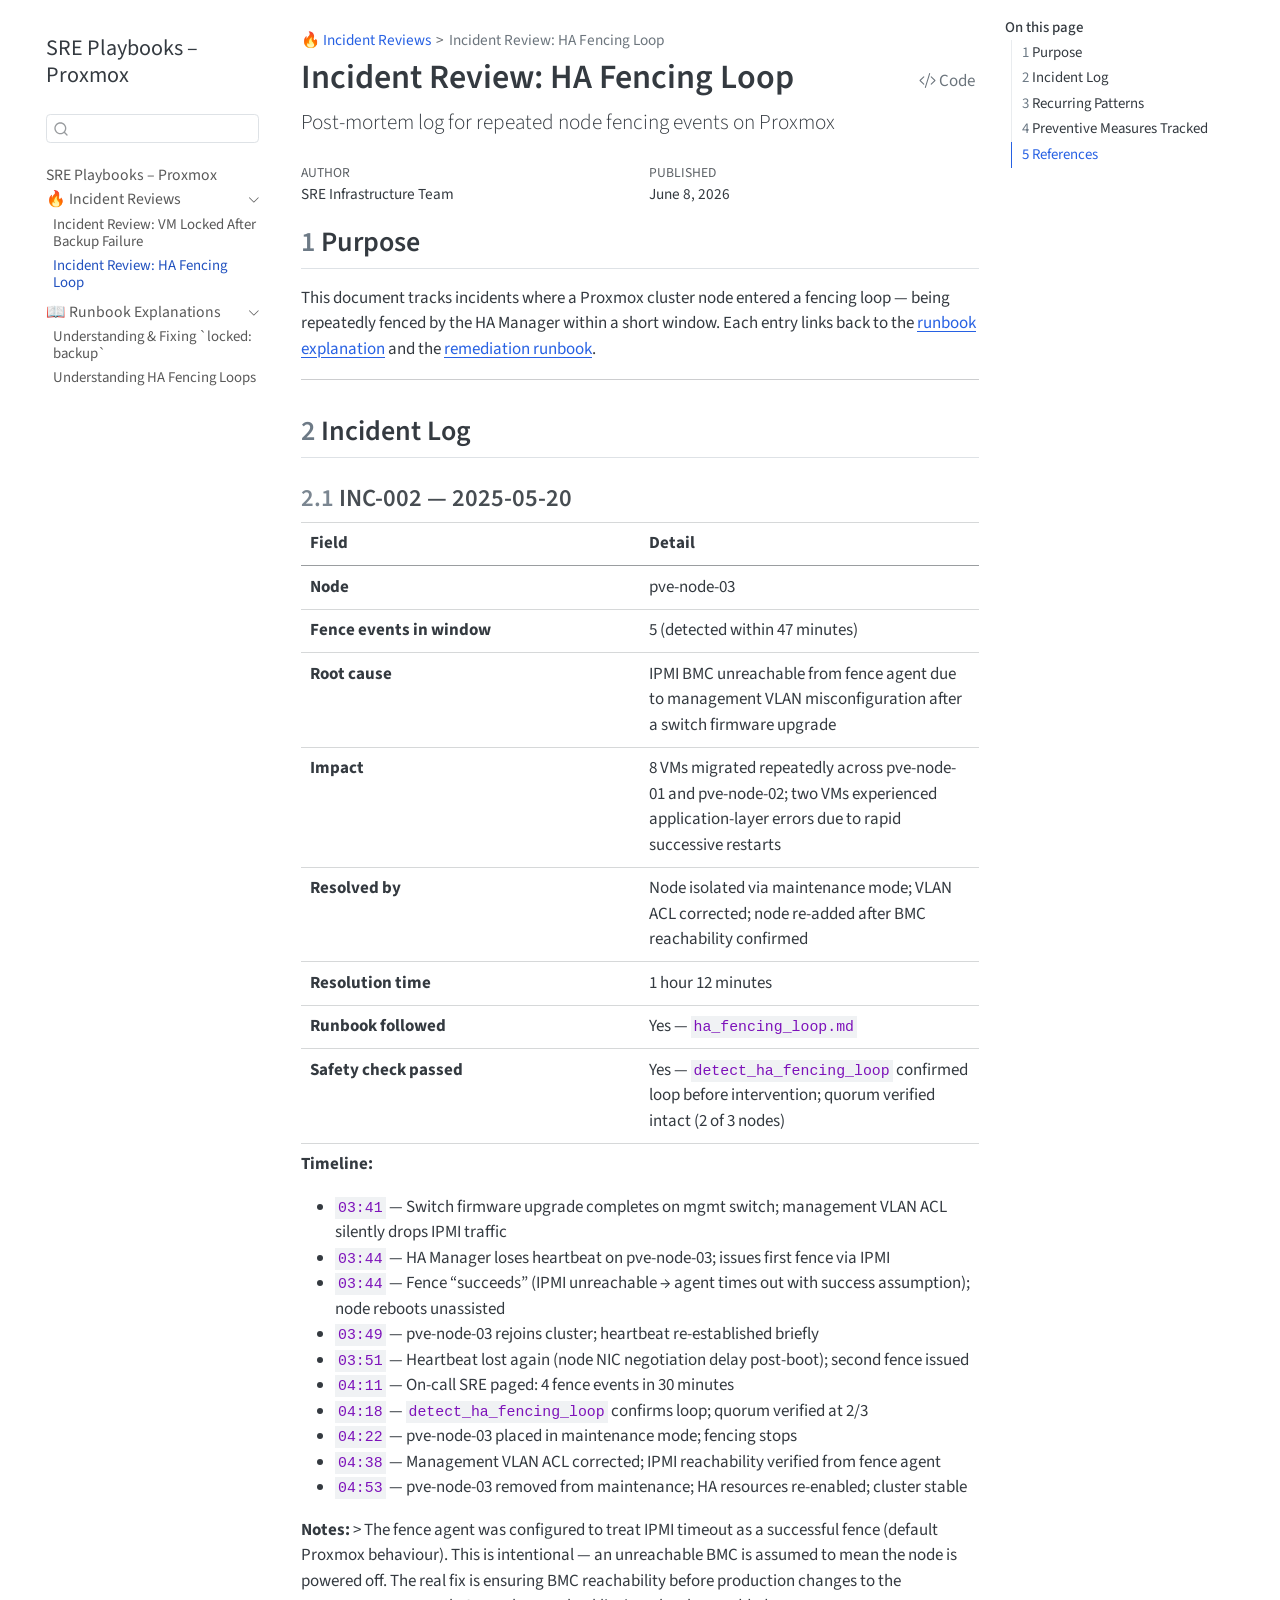
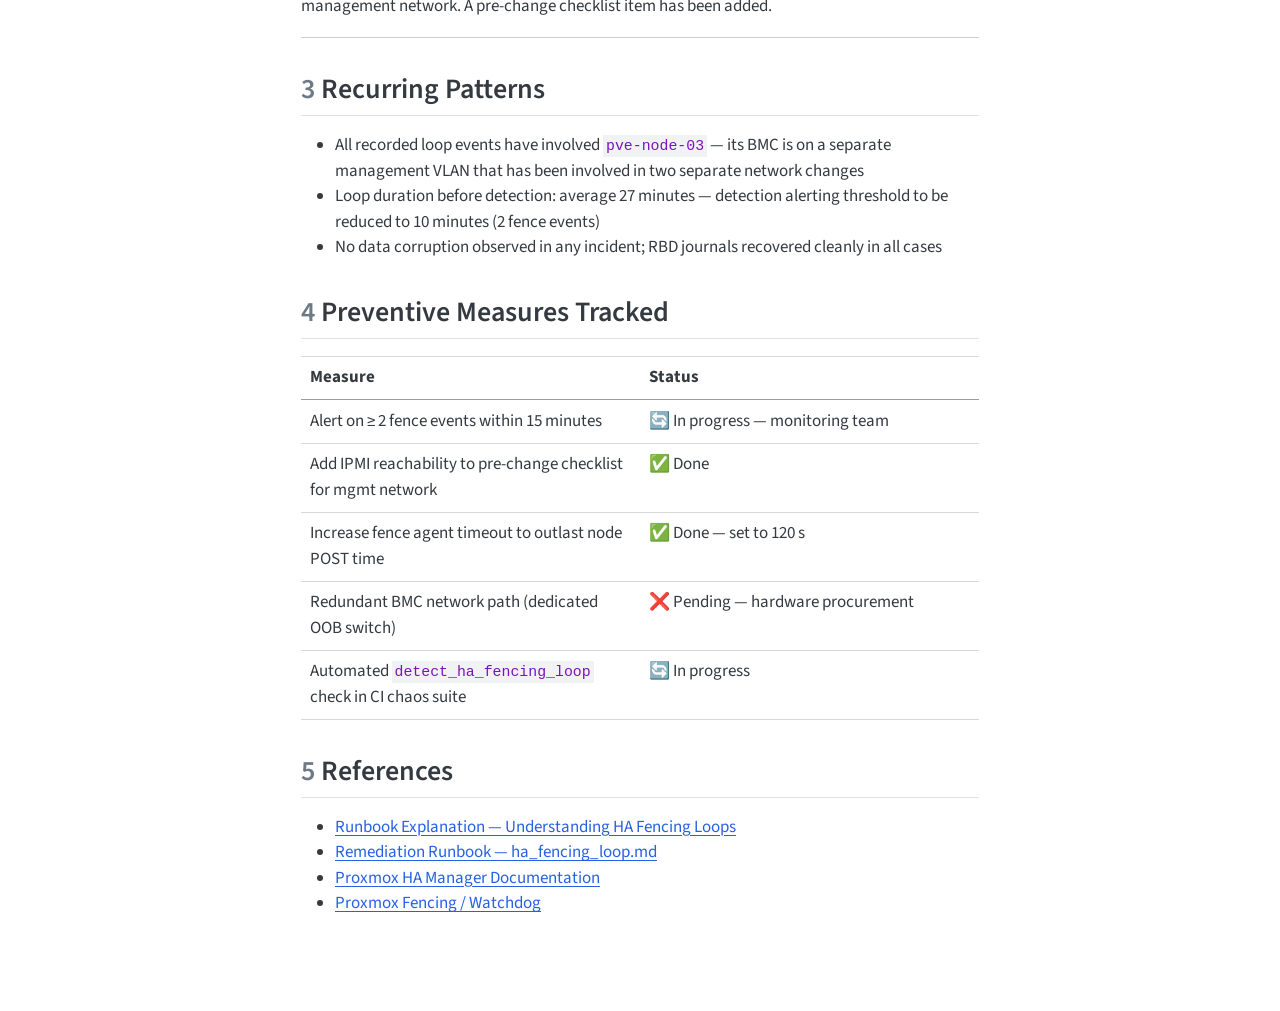
<file: previews/pr-/incident-reviews/ha_fencing_loop.html>
<!DOCTYPE html>
<html xmlns="http://www.w3.org/1999/xhtml" lang="en" xml:lang="en"><head>

<meta charset="utf-8">
<meta name="generator" content="quarto-1.9.38">

<meta name="viewport" content="width=device-width, initial-scale=1.0, user-scalable=yes">

<meta name="author" content="SRE Infrastructure Team">
<meta name="dcterms.date" content="2026-06-08">

<title>Incident Review: HA Fencing Loop – SRE Playbooks – Proxmox</title>
<style>
/* Default styles provided by pandoc.
** See https://pandoc.org/MANUAL.html#variables-for-html for config info.
*/
code{white-space: pre-wrap;}
span.smallcaps{font-variant: small-caps;}
div.columns{display: flex; gap: min(4vw, 1.5em);}
div.column{flex: auto; overflow-x: auto;}
div.hanging-indent{margin-left: 1.5em; text-indent: -1.5em;}
ul.task-list{list-style: none;}
ul.task-list li input[type="checkbox"] {
  width: 0.8em;
  margin: 0 0.8em 0.2em -1em; /* quarto-specific, see https://github.com/quarto-dev/quarto-cli/issues/4556 */ 
  vertical-align: middle;
}
/* CSS for syntax highlighting */
html { -webkit-text-size-adjust: 100%; }
pre > code.sourceCode { white-space: pre; position: relative; }
pre > code.sourceCode > span { display: inline-block; line-height: 1.25; }
pre > code.sourceCode > span:empty { height: 1.2em; }
.sourceCode { overflow: visible; }
code.sourceCode > span { color: inherit; text-decoration: inherit; }
div.sourceCode { margin: 1em 0; }
pre.sourceCode { margin: 0; }
@media screen {
div.sourceCode { overflow: auto; }
}
@media print {
pre > code.sourceCode { white-space: pre-wrap; }
pre > code.sourceCode > span { text-indent: -5em; padding-left: 5em; }
}
pre.numberSource code
  { counter-reset: source-line 0; }
pre.numberSource code > span
  { position: relative; left: -4em; counter-increment: source-line; }
pre.numberSource code > span > a:first-child::before
  { content: counter(source-line);
    position: relative; left: -1em; text-align: right; vertical-align: baseline;
    border: none; display: inline-block;
    -webkit-touch-callout: none; -webkit-user-select: none;
    -khtml-user-select: none; -moz-user-select: none;
    -ms-user-select: none; user-select: none;
    padding: 0 4px; width: 4em;
  }
pre.numberSource { margin-left: 3em;  padding-left: 4px; }
div.sourceCode
  {   }
@media screen {
pre > code.sourceCode > span > a:first-child::before { text-decoration: underline; }
}
</style>


<script src="../site_libs/quarto-nav/quarto-nav.js"></script>
<script src="../site_libs/quarto-nav/headroom.min.js"></script>
<script src="../site_libs/clipboard/clipboard.min.js"></script>
<script src="../site_libs/quarto-search/autocomplete.umd.js"></script>
<script src="../site_libs/quarto-search/fuse.min.js"></script>
<script src="../site_libs/quarto-search/quarto-search.js"></script>
<meta name="quarto:offset" content="../">
<script src="../site_libs/quarto-html/quarto.js" type="module"></script>
<script src="../site_libs/quarto-html/tabsets/tabsets.js" type="module"></script>
<script src="../site_libs/quarto-html/popper.min.js"></script>
<script src="../site_libs/quarto-html/tippy.umd.min.js"></script>
<script src="../site_libs/quarto-html/anchor.min.js"></script>
<link href="../site_libs/quarto-html/tippy.css" rel="stylesheet">
<link href="../site_libs/quarto-html/quarto-syntax-highlighting-15634bcf2e68342d4ad2dfa704d543f6.css" rel="stylesheet" id="quarto-text-highlighting-styles">
<script src="../site_libs/bootstrap/bootstrap.min.js"></script>
<link href="../site_libs/bootstrap/bootstrap-icons.css" rel="stylesheet">
<link href="../site_libs/bootstrap/bootstrap-eab2be7250f584328c98fcd9a03b5673.min.css" rel="stylesheet" append-hash="true" id="quarto-bootstrap" data-mode="light">
<script id="quarto-search-options" type="application/json">{
  "location": "sidebar",
  "copy-button": false,
  "collapse-after": 3,
  "panel-placement": "start",
  "type": "textbox",
  "limit": 50,
  "keyboard-shortcut": [
    "f",
    "/",
    "s"
  ],
  "show-item-context": false,
  "language": {
    "search-no-results-text": "No results",
    "search-matching-documents-text": "matching documents",
    "search-copy-link-title": "Copy link to search",
    "search-hide-matches-text": "Hide additional matches",
    "search-more-match-text": "more match in this document",
    "search-more-matches-text": "more matches in this document",
    "search-clear-button-title": "Clear",
    "search-text-placeholder": "",
    "search-detached-cancel-button-title": "Cancel",
    "search-submit-button-title": "Submit",
    "search-label": "Search"
  }
}</script>


</head>

<body class="nav-sidebar floating quarto-light">

<div id="quarto-search-results"></div>
  <header id="quarto-header" class="headroom fixed-top">
  <nav class="quarto-secondary-nav">
    <div class="container-fluid d-flex">
      <button type="button" class="quarto-btn-toggle btn" data-bs-toggle="collapse" role="button" data-bs-target=".quarto-sidebar-collapse-item" aria-controls="quarto-sidebar" aria-expanded="false" aria-label="Toggle sidebar navigation" onclick="if (window.quartoToggleHeadroom) { window.quartoToggleHeadroom(); }">
        <i class="bi bi-layout-text-sidebar-reverse"></i>
      </button>
        <nav class="quarto-page-breadcrumbs" aria-label="breadcrumb"><ol class="breadcrumb"><li class="breadcrumb-item"><a href="../incident-reviews/unlock_pve_vms.html">🔥 Incident Reviews</a></li><li class="breadcrumb-item"><a href="../incident-reviews/ha_fencing_loop.html">Incident Review: HA Fencing Loop</a></li></ol></nav>
        <a class="flex-grow-1" role="navigation" data-bs-toggle="collapse" data-bs-target=".quarto-sidebar-collapse-item" aria-controls="quarto-sidebar" aria-expanded="false" aria-label="Toggle sidebar navigation" onclick="if (window.quartoToggleHeadroom) { window.quartoToggleHeadroom(); }">      
        </a>
      <button type="button" class="btn quarto-search-button" aria-label="Search" onclick="window.quartoOpenSearch();">
        <i class="bi bi-search"></i>
      </button>
    </div>
  </nav>
</header>
<!-- content -->
<div id="quarto-content" class="quarto-container page-columns page-rows-contents page-layout-article">
<!-- sidebar -->
  <nav id="quarto-sidebar" class="sidebar collapse collapse-horizontal quarto-sidebar-collapse-item sidebar-navigation floating overflow-auto">
    <div class="pt-lg-2 mt-2 text-left sidebar-header">
    <div class="sidebar-title mb-0 py-0">
      <a href="../">SRE Playbooks – Proxmox</a> 
    </div>
      </div>
        <div class="mt-2 flex-shrink-0 align-items-center">
        <div class="sidebar-search">
        <div id="quarto-search" class="" title="Search"></div>
        </div>
        </div>
    <div class="sidebar-menu-container"> 
    <ul class="list-unstyled mt-1">
        <li class="sidebar-item">
  <div class="sidebar-item-container"> 
  <a href="../index.html" class="sidebar-item-text sidebar-link">
 <span class="menu-text">SRE Playbooks – Proxmox</span></a>
  </div>
</li>
        <li class="sidebar-item sidebar-item-section">
      <div class="sidebar-item-container"> 
            <a class="sidebar-item-text sidebar-link text-start" data-bs-toggle="collapse" data-bs-target="#quarto-sidebar-section-1" role="navigation" aria-expanded="true">
 <span class="menu-text">🔥 Incident Reviews</span></a>
          <a class="sidebar-item-toggle text-start" data-bs-toggle="collapse" data-bs-target="#quarto-sidebar-section-1" role="navigation" aria-expanded="true" aria-label="Toggle section">
            <i class="bi bi-chevron-right ms-2"></i>
          </a> 
      </div>
      <ul id="quarto-sidebar-section-1" class="collapse list-unstyled sidebar-section depth1 show">  
          <li class="sidebar-item">
  <div class="sidebar-item-container"> 
  <a href="../incident-reviews/unlock_pve_vms.html" class="sidebar-item-text sidebar-link">
 <span class="menu-text">Incident Review: VM Locked After Backup Failure</span></a>
  </div>
</li>
          <li class="sidebar-item">
  <div class="sidebar-item-container"> 
  <a href="../incident-reviews/ha_fencing_loop.html" class="sidebar-item-text sidebar-link active">
 <span class="menu-text">Incident Review: HA Fencing Loop</span></a>
  </div>
</li>
      </ul>
  </li>
        <li class="sidebar-item sidebar-item-section">
      <div class="sidebar-item-container"> 
            <a class="sidebar-item-text sidebar-link text-start" data-bs-toggle="collapse" data-bs-target="#quarto-sidebar-section-2" role="navigation" aria-expanded="true">
 <span class="menu-text">📖 Runbook Explanations</span></a>
          <a class="sidebar-item-toggle text-start" data-bs-toggle="collapse" data-bs-target="#quarto-sidebar-section-2" role="navigation" aria-expanded="true" aria-label="Toggle section">
            <i class="bi bi-chevron-right ms-2"></i>
          </a> 
      </div>
      <ul id="quarto-sidebar-section-2" class="collapse list-unstyled sidebar-section depth1 show">  
          <li class="sidebar-item">
  <div class="sidebar-item-container"> 
  <a href="../runbook-explanation/unlock_pve_vms.html" class="sidebar-item-text sidebar-link">
 <span class="menu-text">Understanding &amp; Fixing `locked: backup`</span></a>
  </div>
</li>
          <li class="sidebar-item">
  <div class="sidebar-item-container"> 
  <a href="../runbook-explanation/ha_fencing_loop.html" class="sidebar-item-text sidebar-link">
 <span class="menu-text">Understanding HA Fencing Loops</span></a>
  </div>
</li>
      </ul>
  </li>
    </ul>
    </div>
</nav>
<div id="quarto-sidebar-glass" class="quarto-sidebar-collapse-item" data-bs-toggle="collapse" data-bs-target=".quarto-sidebar-collapse-item"></div>
<!-- margin-sidebar -->
    <div id="quarto-margin-sidebar" class="sidebar margin-sidebar">
        <nav id="TOC" role="doc-toc" class="toc-active">
    <h2 id="toc-title">On this page</h2>
   
  <ul>
  <li><a href="#purpose" id="toc-purpose" class="nav-link active" data-scroll-target="#purpose"><span class="header-section-number">1</span> Purpose</a></li>
  <li><a href="#incident-log" id="toc-incident-log" class="nav-link" data-scroll-target="#incident-log"><span class="header-section-number">2</span> Incident Log</a>
  <ul class="collapse">
  <li><a href="#inc-002-2025-05-20" id="toc-inc-002-2025-05-20" class="nav-link" data-scroll-target="#inc-002-2025-05-20"><span class="header-section-number">2.1</span> INC-002 — 2025-05-20</a></li>
  </ul></li>
  <li><a href="#recurring-patterns" id="toc-recurring-patterns" class="nav-link" data-scroll-target="#recurring-patterns"><span class="header-section-number">3</span> Recurring Patterns</a></li>
  <li><a href="#preventive-measures-tracked" id="toc-preventive-measures-tracked" class="nav-link" data-scroll-target="#preventive-measures-tracked"><span class="header-section-number">4</span> Preventive Measures Tracked</a></li>
  <li><a href="#references" id="toc-references" class="nav-link" data-scroll-target="#references"><span class="header-section-number">5</span> References</a></li>
  </ul>
</nav>
    </div>
<!-- main -->
<main class="content" id="quarto-document-content">

<header id="title-block-header" class="quarto-title-block default"><nav class="quarto-page-breadcrumbs quarto-title-breadcrumbs d-none d-lg-block" aria-label="breadcrumb"><ol class="breadcrumb"><li class="breadcrumb-item"><a href="../incident-reviews/unlock_pve_vms.html">🔥 Incident Reviews</a></li><li class="breadcrumb-item"><a href="../incident-reviews/ha_fencing_loop.html">Incident Review: HA Fencing Loop</a></li></ol></nav>
<div class="quarto-title">
<div class="quarto-title-block"><div><h1 class="title">Incident Review: HA Fencing Loop</h1><button type="button" class="btn code-tools-button" id="quarto-code-tools-source"><i class="bi"></i> Code</button></div></div>
<p class="subtitle lead">Post-mortem log for repeated node fencing events on Proxmox</p>
</div>



<div class="quarto-title-meta">

    <div>
    <div class="quarto-title-meta-heading">Author</div>
    <div class="quarto-title-meta-contents">
             <p>SRE Infrastructure Team </p>
          </div>
  </div>
    
    <div>
    <div class="quarto-title-meta-heading">Published</div>
    <div class="quarto-title-meta-contents">
      <p class="date">June 8, 2026</p>
    </div>
  </div>
  
    
  </div>
  


</header>


<section id="purpose" class="level2" data-number="1">
<h2 data-number="1" class="anchored" data-anchor-id="purpose"><span class="header-section-number">1</span> Purpose</h2>
<p>This document tracks incidents where a Proxmox cluster node entered a fencing loop — being repeatedly fenced by the HA Manager within a short window. Each entry links back to the <a href="../runbook-explanation/ha_fencing_loop.html">runbook explanation</a> and the <a href="../../runbooks/compute/ha_fencing_loop.md">remediation runbook</a>.</p>
<hr>
</section>
<section id="incident-log" class="level2" data-number="2">
<h2 data-number="2" class="anchored" data-anchor-id="incident-log"><span class="header-section-number">2</span> Incident Log</h2>
<section id="inc-002-2025-05-20" class="level3" data-number="2.1">
<h3 data-number="2.1" class="anchored" data-anchor-id="inc-002-2025-05-20"><span class="header-section-number">2.1</span> INC-002 — 2025-05-20</h3>
<table class="caption-top table">
<colgroup>
<col style="width: 50%">
<col style="width: 50%">
</colgroup>
<thead>
<tr class="header">
<th>Field</th>
<th>Detail</th>
</tr>
</thead>
<tbody>
<tr class="odd">
<td><strong>Node</strong></td>
<td>pve-node-03</td>
</tr>
<tr class="even">
<td><strong>Fence events in window</strong></td>
<td>5 (detected within 47 minutes)</td>
</tr>
<tr class="odd">
<td><strong>Root cause</strong></td>
<td>IPMI BMC unreachable from fence agent due to management VLAN misconfiguration after a switch firmware upgrade</td>
</tr>
<tr class="even">
<td><strong>Impact</strong></td>
<td>8 VMs migrated repeatedly across pve-node-01 and pve-node-02; two VMs experienced application-layer errors due to rapid successive restarts</td>
</tr>
<tr class="odd">
<td><strong>Resolved by</strong></td>
<td>Node isolated via maintenance mode; VLAN ACL corrected; node re-added after BMC reachability confirmed</td>
</tr>
<tr class="even">
<td><strong>Resolution time</strong></td>
<td>1 hour 12 minutes</td>
</tr>
<tr class="odd">
<td><strong>Runbook followed</strong></td>
<td>Yes — <code>ha_fencing_loop.md</code></td>
</tr>
<tr class="even">
<td><strong>Safety check passed</strong></td>
<td>Yes — <code>detect_ha_fencing_loop</code> confirmed loop before intervention; quorum verified intact (2 of 3 nodes)</td>
</tr>
</tbody>
</table>
<p><strong>Timeline:</strong></p>
<ul>
<li><code>03:41</code> — Switch firmware upgrade completes on mgmt switch; management VLAN ACL silently drops IPMI traffic</li>
<li><code>03:44</code> — HA Manager loses heartbeat on pve-node-03; issues first fence via IPMI</li>
<li><code>03:44</code> — Fence “succeeds” (IPMI unreachable → agent times out with success assumption); node reboots unassisted</li>
<li><code>03:49</code> — pve-node-03 rejoins cluster; heartbeat re-established briefly</li>
<li><code>03:51</code> — Heartbeat lost again (node NIC negotiation delay post-boot); second fence issued</li>
<li><code>04:11</code> — On-call SRE paged: 4 fence events in 30 minutes</li>
<li><code>04:18</code> — <code>detect_ha_fencing_loop</code> confirms loop; quorum verified at 2/3</li>
<li><code>04:22</code> — pve-node-03 placed in maintenance mode; fencing stops</li>
<li><code>04:38</code> — Management VLAN ACL corrected; IPMI reachability verified from fence agent</li>
<li><code>04:53</code> — pve-node-03 removed from maintenance; HA resources re-enabled; cluster stable</li>
</ul>
<p><strong>Notes:</strong> &gt; The fence agent was configured to treat IPMI timeout as a successful fence (default Proxmox behaviour). This is intentional — an unreachable BMC is assumed to mean the node is powered off. The real fix is ensuring BMC reachability before production changes to the management network. A pre-change checklist item has been added.</p>
<hr>
<!-- Copy the block above for each new incident -->
</section>
</section>
<section id="recurring-patterns" class="level2" data-number="3">
<h2 data-number="3" class="anchored" data-anchor-id="recurring-patterns"><span class="header-section-number">3</span> Recurring Patterns</h2>
<ul>
<li>All recorded loop events have involved <code>pve-node-03</code> — its BMC is on a separate management VLAN that has been involved in two separate network changes</li>
<li>Loop duration before detection: average 27 minutes — detection alerting threshold to be reduced to 10 minutes (2 fence events)</li>
<li>No data corruption observed in any incident; RBD journals recovered cleanly in all cases</li>
</ul>
</section>
<section id="preventive-measures-tracked" class="level2" data-number="4">
<h2 data-number="4" class="anchored" data-anchor-id="preventive-measures-tracked"><span class="header-section-number">4</span> Preventive Measures Tracked</h2>
<table class="caption-top table">
<colgroup>
<col style="width: 50%">
<col style="width: 50%">
</colgroup>
<thead>
<tr class="header">
<th>Measure</th>
<th>Status</th>
</tr>
</thead>
<tbody>
<tr class="odd">
<td>Alert on ≥ 2 fence events within 15 minutes</td>
<td>🔄 In progress — monitoring team</td>
</tr>
<tr class="even">
<td>Add IPMI reachability to pre-change checklist for mgmt network</td>
<td>✅ Done</td>
</tr>
<tr class="odd">
<td>Increase fence agent timeout to outlast node POST time</td>
<td>✅ Done — set to 120 s</td>
</tr>
<tr class="even">
<td>Redundant BMC network path (dedicated OOB switch)</td>
<td>❌ Pending — hardware procurement</td>
</tr>
<tr class="odd">
<td>Automated <code>detect_ha_fencing_loop</code> check in CI chaos suite</td>
<td>🔄 In progress</td>
</tr>
</tbody>
</table>
</section>
<section id="references" class="level2" data-number="5">
<h2 data-number="5" class="anchored" data-anchor-id="references"><span class="header-section-number">5</span> References</h2>
<ul>
<li><a href="../runbook-explanation/ha_fencing_loop.html">Runbook Explanation — Understanding HA Fencing Loops</a></li>
<li><a href="https://github.com/aminbenmansour/sre-playbooks-proxmox/blob/main/runbooks/compute/ha_fencing_loop.md">Remediation Runbook — ha_fencing_loop.md</a></li>
<li><a href="https://pve.proxmox.com/wiki/High_Availability">Proxmox HA Manager Documentation</a></li>
<li><a href="https://pve.proxmox.com/wiki/Watchdog">Proxmox Fencing / Watchdog</a></li>
</ul>


<!-- -->

</section>

</main> <!-- /main -->
<script id="quarto-html-after-body" type="application/javascript">
  window.document.addEventListener("DOMContentLoaded", function (event) {
    const icon = "";
    const anchorJS = new window.AnchorJS();
    anchorJS.options = {
      placement: 'right',
      icon: icon
    };
    anchorJS.add('.anchored');
    const isCodeAnnotation = (el) => {
      for (const clz of el.classList) {
        if (clz.startsWith('code-annotation-')) {                     
          return true;
        }
      }
      return false;
    }
    const onCopySuccess = function(e) {
      // button target
      const button = e.trigger;
      // don't keep focus
      button.blur();
      // flash "checked"
      button.classList.add('code-copy-button-checked');
      var currentTitle = button.getAttribute("title");
      button.setAttribute("title", "Copied!");
      let tooltip;
      if (window.bootstrap) {
        button.setAttribute("data-bs-toggle", "tooltip");
        button.setAttribute("data-bs-placement", "left");
        button.setAttribute("data-bs-title", "Copied!");
        tooltip = new bootstrap.Tooltip(button, 
          { trigger: "manual", 
            customClass: "code-copy-button-tooltip",
            offset: [0, -8]});
        tooltip.show();    
      }
      setTimeout(function() {
        if (tooltip) {
          tooltip.hide();
          button.removeAttribute("data-bs-title");
          button.removeAttribute("data-bs-toggle");
          button.removeAttribute("data-bs-placement");
        }
        button.setAttribute("title", currentTitle);
        button.classList.remove('code-copy-button-checked');
      }, 1000);
      // clear code selection
      e.clearSelection();
    }
    const getTextToCopy = function(trigger) {
      const outerScaffold = trigger.parentElement.cloneNode(true);
      const codeEl = outerScaffold.querySelector('code');
      for (const childEl of codeEl.children) {
        if (isCodeAnnotation(childEl)) {
          childEl.remove();
        }
      }
      return codeEl.innerText;
    }
    const clipboard = new window.ClipboardJS('.code-copy-button:not([data-in-quarto-modal])', {
      text: getTextToCopy
    });
    clipboard.on('success', onCopySuccess);
    if (window.document.getElementById('quarto-embedded-source-code-modal')) {
      const clipboardModal = new window.ClipboardJS('.code-copy-button[data-in-quarto-modal]', {
        text: getTextToCopy,
        container: window.document.getElementById('quarto-embedded-source-code-modal')
      });
      clipboardModal.on('success', onCopySuccess);
    }
    const viewSource = window.document.getElementById('quarto-view-source') ||
                       window.document.getElementById('quarto-code-tools-source');
    if (viewSource) {
      const sourceUrl = viewSource.getAttribute("data-quarto-source-url");
      viewSource.addEventListener("click", function(e) {
        if (sourceUrl) {
          // rstudio viewer pane
          if (/\bcapabilities=\b/.test(window.location)) {
            window.open(sourceUrl);
          } else {
            window.location.href = sourceUrl;
          }
        } else {
          const modal = new bootstrap.Modal(document.getElementById('quarto-embedded-source-code-modal'));
          modal.show();
        }
        return false;
      });
    }
    function toggleCodeHandler(show) {
      return function(e) {
        const detailsSrc = window.document.querySelectorAll(".cell > details > .sourceCode");
        for (let i=0; i<detailsSrc.length; i++) {
          const details = detailsSrc[i].parentElement;
          if (show) {
            details.open = true;
          } else {
            details.removeAttribute("open");
          }
        }
        const cellCodeDivs = window.document.querySelectorAll(".cell > .sourceCode");
        const fromCls = show ? "hidden" : "unhidden";
        const toCls = show ? "unhidden" : "hidden";
        for (let i=0; i<cellCodeDivs.length; i++) {
          const codeDiv = cellCodeDivs[i];
          if (codeDiv.classList.contains(fromCls)) {
            codeDiv.classList.remove(fromCls);
            codeDiv.classList.add(toCls);
          } 
        }
        return false;
      }
    }
    const hideAllCode = window.document.getElementById("quarto-hide-all-code");
    if (hideAllCode) {
      hideAllCode.addEventListener("click", toggleCodeHandler(false));
    }
    const showAllCode = window.document.getElementById("quarto-show-all-code");
    if (showAllCode) {
      showAllCode.addEventListener("click", toggleCodeHandler(true));
    }
      var localhostRegex = new RegExp(/^(?:http|https):\/\/localhost\:?[0-9]*\//);
      var mailtoRegex = new RegExp(/^mailto:/);
        var filterRegex = new RegExp('/' + window.location.host + '/');
      var isInternal = (href) => {
          return filterRegex.test(href) || localhostRegex.test(href) || mailtoRegex.test(href);
      }
      // Inspect non-navigation links and adorn them if external
     var links = window.document.querySelectorAll('a[href]:not(.nav-link):not(.navbar-brand):not(.toc-action):not(.sidebar-link):not(.sidebar-item-toggle):not(.pagination-link):not(.no-external):not([aria-hidden]):not(.dropdown-item):not(.quarto-navigation-tool):not(.about-link)');
      for (var i=0; i<links.length; i++) {
        const link = links[i];
        if (!isInternal(link.href)) {
          // undo the damage that might have been done by quarto-nav.js in the case of
          // links that we want to consider external
          if (link.dataset.originalHref !== undefined) {
            link.href = link.dataset.originalHref;
          }
        }
      }
    function tippyHover(el, contentFn, onTriggerFn, onUntriggerFn) {
      const config = {
        allowHTML: true,
        maxWidth: 500,
        delay: 100,
        arrow: false,
        appendTo: function(el) {
            return el.parentElement;
        },
        interactive: true,
        interactiveBorder: 10,
        theme: 'quarto',
        placement: 'bottom-start',
      };
      if (contentFn) {
        config.content = contentFn;
      }
      if (onTriggerFn) {
        config.onTrigger = onTriggerFn;
      }
      if (onUntriggerFn) {
        config.onUntrigger = onUntriggerFn;
      }
      window.tippy(el, config); 
    }
    const noterefs = window.document.querySelectorAll('a[role="doc-noteref"]');
    for (var i=0; i<noterefs.length; i++) {
      const ref = noterefs[i];
      tippyHover(ref, function() {
        // use id or data attribute instead here
        let href = ref.getAttribute('data-footnote-href') || ref.getAttribute('href');
        try { href = new URL(href).hash; } catch {}
        const id = href.replace(/^#\/?/, "");
        const note = window.document.getElementById(id);
        if (note) {
          return note.innerHTML;
        } else {
          return "";
        }
      });
    }
    const xrefs = window.document.querySelectorAll('a.quarto-xref');
    const processXRef = (id, note) => {
      // Strip column container classes
      const stripColumnClz = (el) => {
        el.classList.remove("page-full", "page-columns");
        if (el.children) {
          for (const child of el.children) {
            stripColumnClz(child);
          }
        }
      }
      stripColumnClz(note)
      if (id === null || id.startsWith('sec-')) {
        // Special case sections, only their first couple elements
        const container = document.createElement("div");
        if (note.children && note.children.length > 2) {
          container.appendChild(note.children[0].cloneNode(true));
          for (let i = 1; i < note.children.length; i++) {
            const child = note.children[i];
            if (child.tagName === "P" && child.innerText === "") {
              continue;
            } else {
              container.appendChild(child.cloneNode(true));
              break;
            }
          }
          if (window.Quarto?.typesetMath) {
            window.Quarto.typesetMath(container);
          }
          return container.innerHTML
        } else {
          if (window.Quarto?.typesetMath) {
            window.Quarto.typesetMath(note);
          }
          return note.innerHTML;
        }
      } else {
        // Remove any anchor links if they are present
        const anchorLink = note.querySelector('a.anchorjs-link');
        if (anchorLink) {
          anchorLink.remove();
        }
        if (window.Quarto?.typesetMath) {
          window.Quarto.typesetMath(note);
        }
        if (note.classList.contains("callout")) {
          return note.outerHTML;
        } else {
          return note.innerHTML;
        }
      }
    }
    for (var i=0; i<xrefs.length; i++) {
      const xref = xrefs[i];
      tippyHover(xref, undefined, function(instance) {
        instance.disable();
        let url = xref.getAttribute('href');
        let hash = undefined; 
        if (url.startsWith('#')) {
          hash = url;
        } else {
          try { hash = new URL(url).hash; } catch {}
        }
        if (hash) {
          const id = hash.replace(/^#\/?/, "");
          const note = window.document.getElementById(id);
          if (note !== null) {
            try {
              const html = processXRef(id, note.cloneNode(true));
              instance.setContent(html);
            } finally {
              instance.enable();
              instance.show();
            }
          } else {
            // See if we can fetch this
            fetch(url.split('#')[0])
            .then(res => res.text())
            .then(html => {
              const parser = new DOMParser();
              const htmlDoc = parser.parseFromString(html, "text/html");
              const note = htmlDoc.getElementById(id);
              if (note !== null) {
                const html = processXRef(id, note);
                instance.setContent(html);
              } 
            }).finally(() => {
              instance.enable();
              instance.show();
            });
          }
        } else {
          // See if we can fetch a full url (with no hash to target)
          // This is a special case and we should probably do some content thinning / targeting
          fetch(url)
          .then(res => res.text())
          .then(html => {
            const parser = new DOMParser();
            const htmlDoc = parser.parseFromString(html, "text/html");
            const note = htmlDoc.querySelector('main.content');
            if (note !== null) {
              // This should only happen for chapter cross references
              // (since there is no id in the URL)
              // remove the first header
              if (note.children.length > 0 && note.children[0].tagName === "HEADER") {
                note.children[0].remove();
              }
              const html = processXRef(null, note);
              instance.setContent(html);
            } 
          }).finally(() => {
            instance.enable();
            instance.show();
          });
        }
      }, function(instance) {
      });
    }
        let selectedAnnoteEl;
        const selectorForAnnotation = ( cell, annotation) => {
          let cellAttr = 'data-code-cell="' + cell + '"';
          let lineAttr = 'data-code-annotation="' +  annotation + '"';
          const selector = 'span[' + cellAttr + '][' + lineAttr + ']';
          return selector;
        }
        const selectCodeLines = (annoteEl) => {
          const doc = window.document;
          const targetCell = annoteEl.getAttribute("data-target-cell");
          const targetAnnotation = annoteEl.getAttribute("data-target-annotation");
          const annoteSpan = window.document.querySelector(selectorForAnnotation(targetCell, targetAnnotation));
          const lines = annoteSpan.getAttribute("data-code-lines").split(",");
          const lineIds = lines.map((line) => {
            return targetCell + "-" + line;
          })
          let top = null;
          let height = null;
          let parent = null;
          if (lineIds.length > 0) {
              //compute the position of the single el (top and bottom and make a div)
              const el = window.document.getElementById(lineIds[0]);
              top = el.offsetTop;
              height = el.offsetHeight;
              parent = el.parentElement.parentElement;
            if (lineIds.length > 1) {
              const lastEl = window.document.getElementById(lineIds[lineIds.length - 1]);
              const bottom = lastEl.offsetTop + lastEl.offsetHeight;
              height = bottom - top;
            }
            if (top !== null && height !== null && parent !== null) {
              // cook up a div (if necessary) and position it 
              let div = window.document.getElementById("code-annotation-line-highlight");
              if (div === null) {
                div = window.document.createElement("div");
                div.setAttribute("id", "code-annotation-line-highlight");
                div.style.position = 'absolute';
                parent.appendChild(div);
              }
              div.style.top = top - 2 + "px";
              div.style.height = height + 4 + "px";
              div.style.left = 0;
              let gutterDiv = window.document.getElementById("code-annotation-line-highlight-gutter");
              if (gutterDiv === null) {
                gutterDiv = window.document.createElement("div");
                gutterDiv.setAttribute("id", "code-annotation-line-highlight-gutter");
                gutterDiv.style.position = 'absolute';
                const codeCell = window.document.getElementById(targetCell);
                const gutter = codeCell.querySelector('.code-annotation-gutter');
                gutter.appendChild(gutterDiv);
              }
              gutterDiv.style.top = top - 2 + "px";
              gutterDiv.style.height = height + 4 + "px";
            }
            selectedAnnoteEl = annoteEl;
          }
        };
        const unselectCodeLines = () => {
          const elementsIds = ["code-annotation-line-highlight", "code-annotation-line-highlight-gutter"];
          elementsIds.forEach((elId) => {
            const div = window.document.getElementById(elId);
            if (div) {
              div.remove();
            }
          });
          selectedAnnoteEl = undefined;
        };
          // Handle positioning of the toggle
      window.addEventListener(
        "resize",
        throttle(() => {
          elRect = undefined;
          if (selectedAnnoteEl) {
            selectCodeLines(selectedAnnoteEl);
          }
        }, 10)
      );
      function throttle(fn, ms) {
      let throttle = false;
      let timer;
        return (...args) => {
          if(!throttle) { // first call gets through
              fn.apply(this, args);
              throttle = true;
          } else { // all the others get throttled
              if(timer) clearTimeout(timer); // cancel #2
              timer = setTimeout(() => {
                fn.apply(this, args);
                timer = throttle = false;
              }, ms);
          }
        };
      }
        // Attach click handler to the DT
        const annoteDls = window.document.querySelectorAll('dt[data-target-cell]');
        for (const annoteDlNode of annoteDls) {
          annoteDlNode.addEventListener('click', (event) => {
            const clickedEl = event.target;
            if (clickedEl !== selectedAnnoteEl) {
              unselectCodeLines();
              const activeEl = window.document.querySelector('dt[data-target-cell].code-annotation-active');
              if (activeEl) {
                activeEl.classList.remove('code-annotation-active');
              }
              selectCodeLines(clickedEl);
              clickedEl.classList.add('code-annotation-active');
            } else {
              // Unselect the line
              unselectCodeLines();
              clickedEl.classList.remove('code-annotation-active');
            }
          });
        }
    const findCites = (el) => {
      const parentEl = el.parentElement;
      if (parentEl) {
        const cites = parentEl.dataset.cites;
        if (cites) {
          return {
            el,
            cites: cites.split(' ')
          };
        } else {
          return findCites(el.parentElement)
        }
      } else {
        return undefined;
      }
    };
    var bibliorefs = window.document.querySelectorAll('a[role="doc-biblioref"]');
    for (var i=0; i<bibliorefs.length; i++) {
      const ref = bibliorefs[i];
      const citeInfo = findCites(ref);
      if (citeInfo) {
        tippyHover(citeInfo.el, function() {
          var popup = window.document.createElement('div');
          citeInfo.cites.forEach(function(cite) {
            var citeDiv = window.document.createElement('div');
            citeDiv.classList.add('hanging-indent');
            citeDiv.classList.add('csl-entry');
            var biblioDiv = window.document.getElementById('ref-' + cite);
            if (biblioDiv) {
              citeDiv.innerHTML = biblioDiv.innerHTML;
            }
            popup.appendChild(citeDiv);
          });
          return popup.innerHTML;
        });
      }
    }
  });
  </script><div class="modal fade" id="quarto-embedded-source-code-modal" tabindex="-1" aria-labelledby="quarto-embedded-source-code-modal-label" aria-hidden="true"><div class="modal-dialog modal-dialog-scrollable"><div class="modal-content"><div class="modal-header"><h5 class="modal-title" id="quarto-embedded-source-code-modal-label">Source Code</h5><button class="btn-close" data-bs-dismiss="modal"></button></div><div class="modal-body"><div class="">
<div class="code-copy-outer-scaffold"><div class="sourceCode" id="cb1" data-shortcodes="false"><pre class="sourceCode markdown code-with-copy"><code class="sourceCode markdown"><span id="cb1-1"><a href="#cb1-1" aria-hidden="true" tabindex="-1"></a><span class="co">---</span></span>
<span id="cb1-2"><a href="#cb1-2" aria-hidden="true" tabindex="-1"></a><span class="an">title:</span><span class="co"> "Incident Review: HA Fencing Loop"</span></span>
<span id="cb1-3"><a href="#cb1-3" aria-hidden="true" tabindex="-1"></a><span class="an">subtitle:</span><span class="co"> "Post-mortem log for repeated node fencing events on Proxmox"</span></span>
<span id="cb1-4"><a href="#cb1-4" aria-hidden="true" tabindex="-1"></a><span class="an">author:</span><span class="co"> "SRE Infrastructure Team"</span></span>
<span id="cb1-5"><a href="#cb1-5" aria-hidden="true" tabindex="-1"></a><span class="an">date:</span><span class="co"> today</span></span>
<span id="cb1-6"><a href="#cb1-6" aria-hidden="true" tabindex="-1"></a><span class="an">format:</span></span>
<span id="cb1-7"><a href="#cb1-7" aria-hidden="true" tabindex="-1"></a><span class="co">  html:</span></span>
<span id="cb1-8"><a href="#cb1-8" aria-hidden="true" tabindex="-1"></a><span class="co">    toc: true</span></span>
<span id="cb1-9"><a href="#cb1-9" aria-hidden="true" tabindex="-1"></a><span class="co">    theme: cosmo</span></span>
<span id="cb1-10"><a href="#cb1-10" aria-hidden="true" tabindex="-1"></a><span class="co">---</span></span>
<span id="cb1-11"><a href="#cb1-11" aria-hidden="true" tabindex="-1"></a></span>
<span id="cb1-12"><a href="#cb1-12" aria-hidden="true" tabindex="-1"></a><span class="fu">## Purpose</span></span>
<span id="cb1-13"><a href="#cb1-13" aria-hidden="true" tabindex="-1"></a></span>
<span id="cb1-14"><a href="#cb1-14" aria-hidden="true" tabindex="-1"></a>This document tracks incidents where a Proxmox cluster node entered a fencing loop — being repeatedly fenced by the HA Manager within a short window. Each entry links back to the <span class="co">[</span><span class="ot">runbook explanation</span><span class="co">](../runbook-explanation/ha_fencing_loop.qmd)</span> and the <span class="co">[</span><span class="ot">remediation runbook</span><span class="co">](../../runbooks/compute/ha_fencing_loop.md)</span>.</span>
<span id="cb1-15"><a href="#cb1-15" aria-hidden="true" tabindex="-1"></a></span>
<span id="cb1-16"><a href="#cb1-16" aria-hidden="true" tabindex="-1"></a>---</span>
<span id="cb1-17"><a href="#cb1-17" aria-hidden="true" tabindex="-1"></a></span>
<span id="cb1-18"><a href="#cb1-18" aria-hidden="true" tabindex="-1"></a><span class="fu">## Incident Log</span></span>
<span id="cb1-19"><a href="#cb1-19" aria-hidden="true" tabindex="-1"></a></span>
<span id="cb1-20"><a href="#cb1-20" aria-hidden="true" tabindex="-1"></a><span class="fu">### INC-002 — 2025-05-20</span></span>
<span id="cb1-21"><a href="#cb1-21" aria-hidden="true" tabindex="-1"></a></span>
<span id="cb1-22"><a href="#cb1-22" aria-hidden="true" tabindex="-1"></a><span class="pp">|</span> Field <span class="pp">|</span> Detail <span class="pp">|</span></span>
<span id="cb1-23"><a href="#cb1-23" aria-hidden="true" tabindex="-1"></a><span class="pp">|---|---|</span></span>
<span id="cb1-24"><a href="#cb1-24" aria-hidden="true" tabindex="-1"></a><span class="pp">|</span> **Node** <span class="pp">|</span> pve-node-03 <span class="pp">|</span></span>
<span id="cb1-25"><a href="#cb1-25" aria-hidden="true" tabindex="-1"></a><span class="pp">|</span> **Fence events in window** <span class="pp">|</span> 5 (detected within 47 minutes) <span class="pp">|</span></span>
<span id="cb1-26"><a href="#cb1-26" aria-hidden="true" tabindex="-1"></a><span class="pp">|</span> **Root cause** <span class="pp">|</span> IPMI BMC unreachable from fence agent due to management VLAN misconfiguration after a switch firmware upgrade <span class="pp">|</span></span>
<span id="cb1-27"><a href="#cb1-27" aria-hidden="true" tabindex="-1"></a><span class="pp">|</span> **Impact** <span class="pp">|</span> 8 VMs migrated repeatedly across pve-node-01 and pve-node-02; two VMs experienced application-layer errors due to rapid successive restarts <span class="pp">|</span></span>
<span id="cb1-28"><a href="#cb1-28" aria-hidden="true" tabindex="-1"></a><span class="pp">|</span> **Resolved by** <span class="pp">|</span> Node isolated via maintenance mode; VLAN ACL corrected; node re-added after BMC reachability confirmed <span class="pp">|</span></span>
<span id="cb1-29"><a href="#cb1-29" aria-hidden="true" tabindex="-1"></a><span class="pp">|</span> **Resolution time** <span class="pp">|</span> 1 hour 12 minutes <span class="pp">|</span></span>
<span id="cb1-30"><a href="#cb1-30" aria-hidden="true" tabindex="-1"></a><span class="pp">|</span> **Runbook followed** <span class="pp">|</span> Yes — <span class="in">`ha_fencing_loop.md`</span> <span class="pp">|</span></span>
<span id="cb1-31"><a href="#cb1-31" aria-hidden="true" tabindex="-1"></a><span class="pp">|</span> **Safety check passed** <span class="pp">|</span> Yes — <span class="in">`detect_ha_fencing_loop`</span> confirmed loop before intervention; quorum verified intact (2 of 3 nodes) <span class="pp">|</span></span>
<span id="cb1-32"><a href="#cb1-32" aria-hidden="true" tabindex="-1"></a></span>
<span id="cb1-33"><a href="#cb1-33" aria-hidden="true" tabindex="-1"></a>**Timeline:**</span>
<span id="cb1-34"><a href="#cb1-34" aria-hidden="true" tabindex="-1"></a></span>
<span id="cb1-35"><a href="#cb1-35" aria-hidden="true" tabindex="-1"></a><span class="ss">- </span><span class="in">`03:41`</span> — Switch firmware upgrade completes on mgmt switch; management VLAN ACL silently drops IPMI traffic</span>
<span id="cb1-36"><a href="#cb1-36" aria-hidden="true" tabindex="-1"></a><span class="ss">- </span><span class="in">`03:44`</span> — HA Manager loses heartbeat on pve-node-03; issues first fence via IPMI</span>
<span id="cb1-37"><a href="#cb1-37" aria-hidden="true" tabindex="-1"></a><span class="ss">- </span><span class="in">`03:44`</span> — Fence "succeeds" (IPMI unreachable → agent times out with success assumption); node reboots unassisted</span>
<span id="cb1-38"><a href="#cb1-38" aria-hidden="true" tabindex="-1"></a><span class="ss">- </span><span class="in">`03:49`</span> — pve-node-03 rejoins cluster; heartbeat re-established briefly</span>
<span id="cb1-39"><a href="#cb1-39" aria-hidden="true" tabindex="-1"></a><span class="ss">- </span><span class="in">`03:51`</span> — Heartbeat lost again (node NIC negotiation delay post-boot); second fence issued</span>
<span id="cb1-40"><a href="#cb1-40" aria-hidden="true" tabindex="-1"></a><span class="ss">- </span><span class="in">`04:11`</span> — On-call SRE paged: 4 fence events in 30 minutes</span>
<span id="cb1-41"><a href="#cb1-41" aria-hidden="true" tabindex="-1"></a><span class="ss">- </span><span class="in">`04:18`</span> — <span class="in">`detect_ha_fencing_loop`</span> confirms loop; quorum verified at 2/3</span>
<span id="cb1-42"><a href="#cb1-42" aria-hidden="true" tabindex="-1"></a><span class="ss">- </span><span class="in">`04:22`</span> — pve-node-03 placed in maintenance mode; fencing stops</span>
<span id="cb1-43"><a href="#cb1-43" aria-hidden="true" tabindex="-1"></a><span class="ss">- </span><span class="in">`04:38`</span> — Management VLAN ACL corrected; IPMI reachability verified from fence agent</span>
<span id="cb1-44"><a href="#cb1-44" aria-hidden="true" tabindex="-1"></a><span class="ss">- </span><span class="in">`04:53`</span> — pve-node-03 removed from maintenance; HA resources re-enabled; cluster stable</span>
<span id="cb1-45"><a href="#cb1-45" aria-hidden="true" tabindex="-1"></a></span>
<span id="cb1-46"><a href="#cb1-46" aria-hidden="true" tabindex="-1"></a>**Notes:**</span>
<span id="cb1-47"><a href="#cb1-47" aria-hidden="true" tabindex="-1"></a><span class="at">&gt; The fence agent was configured to treat IPMI timeout as a successful fence (default Proxmox behaviour). This is intentional — an unreachable BMC is assumed to mean the node is powered off. The real fix is ensuring BMC reachability before production changes to the management network. A pre-change checklist item has been added.</span></span>
<span id="cb1-48"><a href="#cb1-48" aria-hidden="true" tabindex="-1"></a></span>
<span id="cb1-49"><a href="#cb1-49" aria-hidden="true" tabindex="-1"></a>---</span>
<span id="cb1-50"><a href="#cb1-50" aria-hidden="true" tabindex="-1"></a></span>
<span id="cb1-51"><a href="#cb1-51" aria-hidden="true" tabindex="-1"></a><span class="co">&lt;!-- Copy the block above for each new incident --&gt;</span></span>
<span id="cb1-52"><a href="#cb1-52" aria-hidden="true" tabindex="-1"></a></span>
<span id="cb1-53"><a href="#cb1-53" aria-hidden="true" tabindex="-1"></a><span class="fu">## Recurring Patterns</span></span>
<span id="cb1-54"><a href="#cb1-54" aria-hidden="true" tabindex="-1"></a></span>
<span id="cb1-55"><a href="#cb1-55" aria-hidden="true" tabindex="-1"></a><span class="ss">- </span>All recorded loop events have involved <span class="in">`pve-node-03`</span> — its BMC is on a separate management VLAN that has been involved in two separate network changes</span>
<span id="cb1-56"><a href="#cb1-56" aria-hidden="true" tabindex="-1"></a><span class="ss">- </span>Loop duration before detection: average 27 minutes — detection alerting threshold to be reduced to 10 minutes (2 fence events)</span>
<span id="cb1-57"><a href="#cb1-57" aria-hidden="true" tabindex="-1"></a><span class="ss">- </span>No data corruption observed in any incident; RBD journals recovered cleanly in all cases</span>
<span id="cb1-58"><a href="#cb1-58" aria-hidden="true" tabindex="-1"></a></span>
<span id="cb1-59"><a href="#cb1-59" aria-hidden="true" tabindex="-1"></a><span class="fu">## Preventive Measures Tracked</span></span>
<span id="cb1-60"><a href="#cb1-60" aria-hidden="true" tabindex="-1"></a></span>
<span id="cb1-61"><a href="#cb1-61" aria-hidden="true" tabindex="-1"></a><span class="pp">|</span> Measure <span class="pp">|</span> Status <span class="pp">|</span></span>
<span id="cb1-62"><a href="#cb1-62" aria-hidden="true" tabindex="-1"></a><span class="pp">|---|---|</span></span>
<span id="cb1-63"><a href="#cb1-63" aria-hidden="true" tabindex="-1"></a><span class="pp">|</span> Alert on ≥ 2 fence events within 15 minutes <span class="pp">|</span> 🔄 In progress — monitoring team <span class="pp">|</span></span>
<span id="cb1-64"><a href="#cb1-64" aria-hidden="true" tabindex="-1"></a><span class="pp">|</span> Add IPMI reachability to pre-change checklist for mgmt network <span class="pp">|</span> ✅ Done <span class="pp">|</span></span>
<span id="cb1-65"><a href="#cb1-65" aria-hidden="true" tabindex="-1"></a><span class="pp">|</span> Increase fence agent timeout to outlast node POST time <span class="pp">|</span> ✅ Done — set to 120 s <span class="pp">|</span></span>
<span id="cb1-66"><a href="#cb1-66" aria-hidden="true" tabindex="-1"></a><span class="pp">|</span> Redundant BMC network path (dedicated OOB switch) <span class="pp">|</span> ❌ Pending — hardware procurement <span class="pp">|</span></span>
<span id="cb1-67"><a href="#cb1-67" aria-hidden="true" tabindex="-1"></a><span class="pp">|</span> Automated <span class="in">`detect_ha_fencing_loop`</span> check in CI chaos suite <span class="pp">|</span> 🔄 In progress <span class="pp">|</span></span>
<span id="cb1-68"><a href="#cb1-68" aria-hidden="true" tabindex="-1"></a></span>
<span id="cb1-69"><a href="#cb1-69" aria-hidden="true" tabindex="-1"></a><span class="fu">## References</span></span>
<span id="cb1-70"><a href="#cb1-70" aria-hidden="true" tabindex="-1"></a></span>
<span id="cb1-71"><a href="#cb1-71" aria-hidden="true" tabindex="-1"></a><span class="ss">- </span><span class="co">[</span><span class="ot">Runbook Explanation — Understanding HA Fencing Loops</span><span class="co">](../runbook-explanation/ha_fencing_loop.qmd)</span></span>
<span id="cb1-72"><a href="#cb1-72" aria-hidden="true" tabindex="-1"></a><span class="ss">- </span><span class="co">[</span><span class="ot">Remediation Runbook — ha_fencing_loop.md</span><span class="co">](https://github.com/aminbenmansour/sre-playbooks-proxmox/blob/main/runbooks/compute/ha_fencing_loop.md)</span></span>
<span id="cb1-73"><a href="#cb1-73" aria-hidden="true" tabindex="-1"></a><span class="ss">- </span><span class="co">[</span><span class="ot">Proxmox HA Manager Documentation</span><span class="co">](https://pve.proxmox.com/wiki/High_Availability)</span></span>
<span id="cb1-74"><a href="#cb1-74" aria-hidden="true" tabindex="-1"></a><span class="ss">- </span><span class="co">[</span><span class="ot">Proxmox Fencing / Watchdog</span><span class="co">](https://pve.proxmox.com/wiki/Watchdog)</span></span></code></pre></div><button title="Copy to Clipboard" class="code-copy-button" data-in-quarto-modal=""><i class="bi"></i></button></div>
</div></div></div></div></div>
</div> <!-- /content -->




</body></html>
</file>
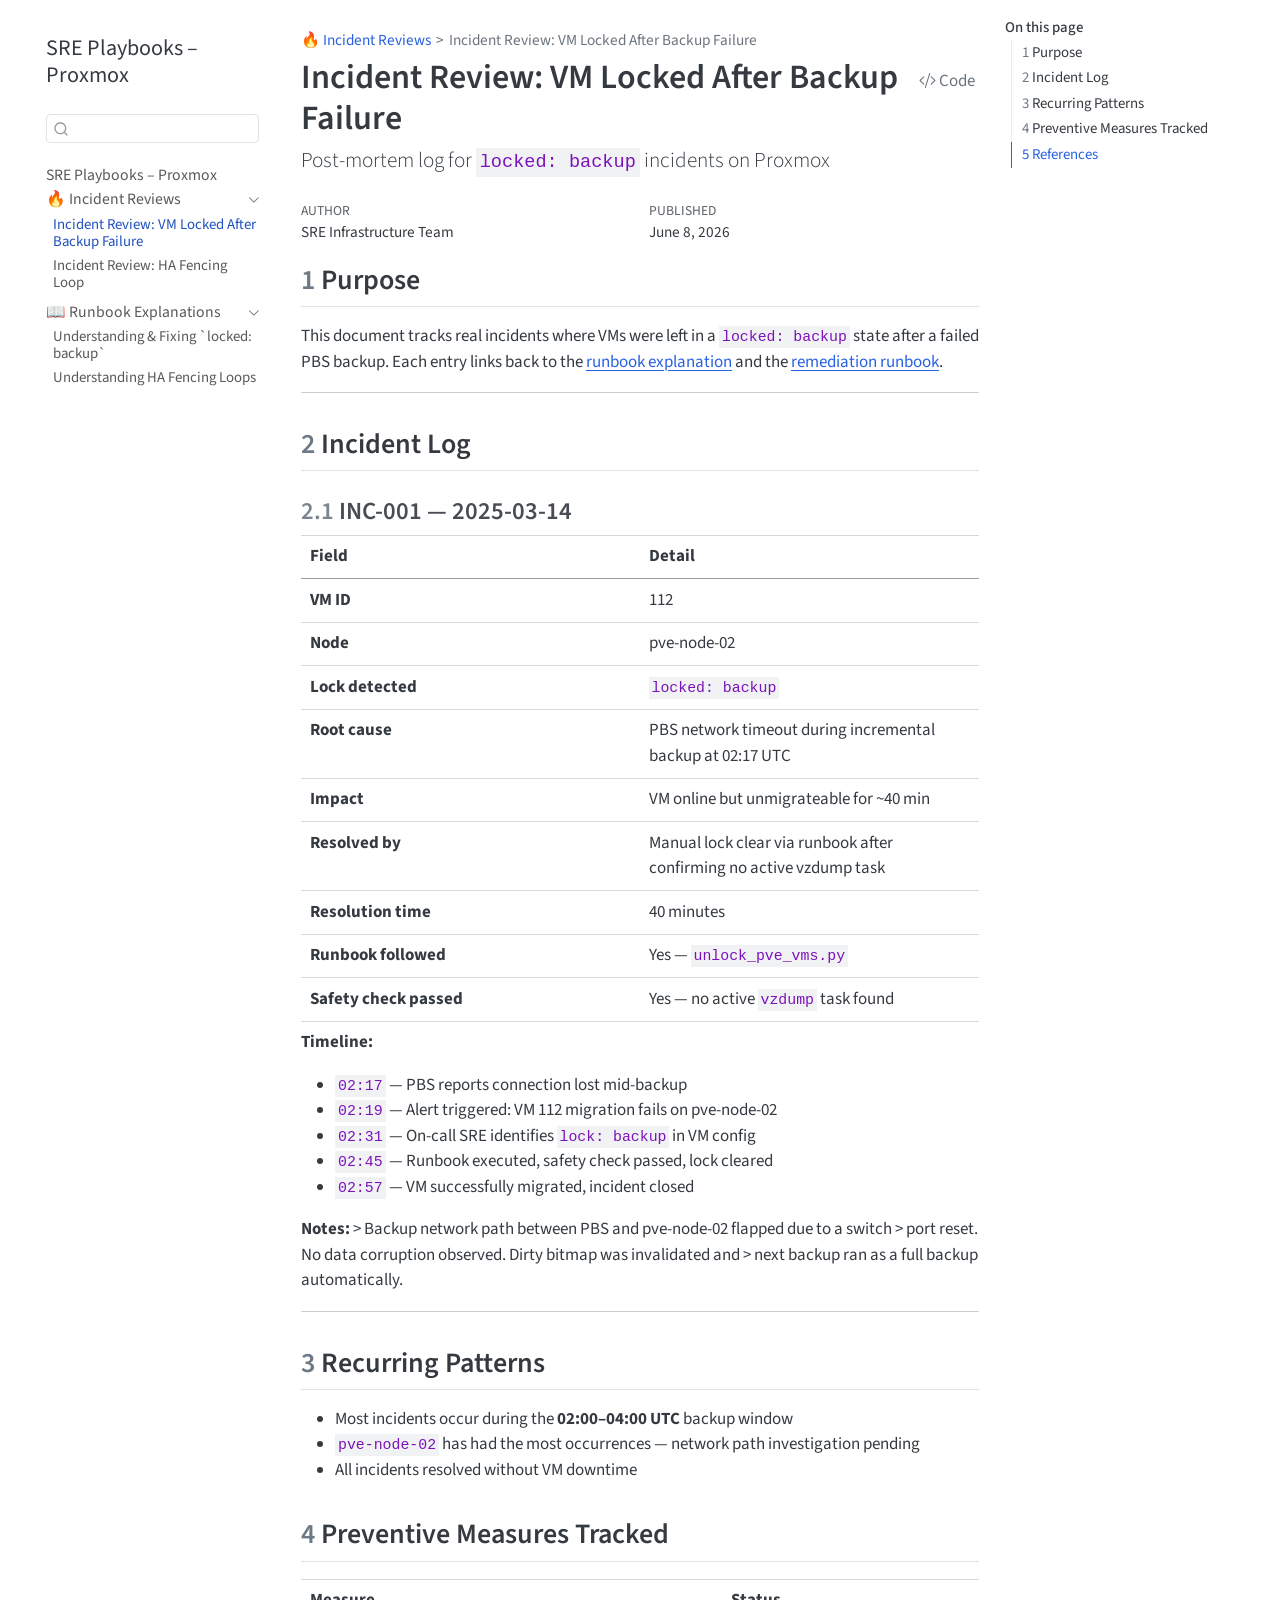
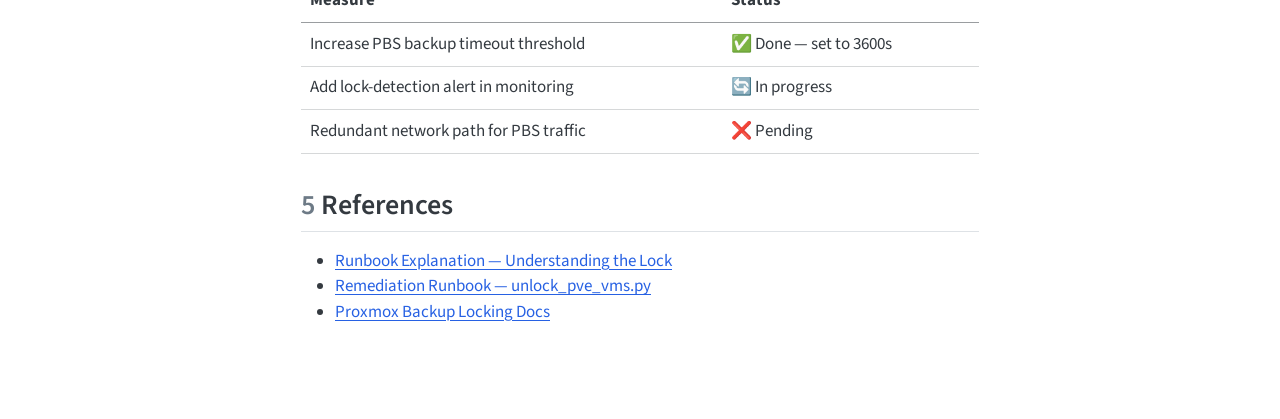
<file: previews/pr-/incident-reviews/unlock_pve_vms.html>
<!DOCTYPE html>
<html xmlns="http://www.w3.org/1999/xhtml" lang="en" xml:lang="en"><head>

<meta charset="utf-8">
<meta name="generator" content="quarto-1.9.38">

<meta name="viewport" content="width=device-width, initial-scale=1.0, user-scalable=yes">

<meta name="author" content="SRE Infrastructure Team">
<meta name="dcterms.date" content="2026-06-08">

<title>Incident Review: VM Locked After Backup Failure – SRE Playbooks – Proxmox</title>
<style>
/* Default styles provided by pandoc.
** See https://pandoc.org/MANUAL.html#variables-for-html for config info.
*/
code{white-space: pre-wrap;}
span.smallcaps{font-variant: small-caps;}
div.columns{display: flex; gap: min(4vw, 1.5em);}
div.column{flex: auto; overflow-x: auto;}
div.hanging-indent{margin-left: 1.5em; text-indent: -1.5em;}
ul.task-list{list-style: none;}
ul.task-list li input[type="checkbox"] {
  width: 0.8em;
  margin: 0 0.8em 0.2em -1em; /* quarto-specific, see https://github.com/quarto-dev/quarto-cli/issues/4556 */ 
  vertical-align: middle;
}
/* CSS for syntax highlighting */
html { -webkit-text-size-adjust: 100%; }
pre > code.sourceCode { white-space: pre; position: relative; }
pre > code.sourceCode > span { display: inline-block; line-height: 1.25; }
pre > code.sourceCode > span:empty { height: 1.2em; }
.sourceCode { overflow: visible; }
code.sourceCode > span { color: inherit; text-decoration: inherit; }
div.sourceCode { margin: 1em 0; }
pre.sourceCode { margin: 0; }
@media screen {
div.sourceCode { overflow: auto; }
}
@media print {
pre > code.sourceCode { white-space: pre-wrap; }
pre > code.sourceCode > span { text-indent: -5em; padding-left: 5em; }
}
pre.numberSource code
  { counter-reset: source-line 0; }
pre.numberSource code > span
  { position: relative; left: -4em; counter-increment: source-line; }
pre.numberSource code > span > a:first-child::before
  { content: counter(source-line);
    position: relative; left: -1em; text-align: right; vertical-align: baseline;
    border: none; display: inline-block;
    -webkit-touch-callout: none; -webkit-user-select: none;
    -khtml-user-select: none; -moz-user-select: none;
    -ms-user-select: none; user-select: none;
    padding: 0 4px; width: 4em;
  }
pre.numberSource { margin-left: 3em;  padding-left: 4px; }
div.sourceCode
  {   }
@media screen {
pre > code.sourceCode > span > a:first-child::before { text-decoration: underline; }
}
</style>


<script src="../site_libs/quarto-nav/quarto-nav.js"></script>
<script src="../site_libs/quarto-nav/headroom.min.js"></script>
<script src="../site_libs/clipboard/clipboard.min.js"></script>
<script src="../site_libs/quarto-search/autocomplete.umd.js"></script>
<script src="../site_libs/quarto-search/fuse.min.js"></script>
<script src="../site_libs/quarto-search/quarto-search.js"></script>
<meta name="quarto:offset" content="../">
<script src="../site_libs/quarto-html/quarto.js" type="module"></script>
<script src="../site_libs/quarto-html/tabsets/tabsets.js" type="module"></script>
<script src="../site_libs/quarto-html/popper.min.js"></script>
<script src="../site_libs/quarto-html/tippy.umd.min.js"></script>
<script src="../site_libs/quarto-html/anchor.min.js"></script>
<link href="../site_libs/quarto-html/tippy.css" rel="stylesheet">
<link href="../site_libs/quarto-html/quarto-syntax-highlighting-15634bcf2e68342d4ad2dfa704d543f6.css" rel="stylesheet" id="quarto-text-highlighting-styles">
<script src="../site_libs/bootstrap/bootstrap.min.js"></script>
<link href="../site_libs/bootstrap/bootstrap-icons.css" rel="stylesheet">
<link href="../site_libs/bootstrap/bootstrap-eab2be7250f584328c98fcd9a03b5673.min.css" rel="stylesheet" append-hash="true" id="quarto-bootstrap" data-mode="light">
<script id="quarto-search-options" type="application/json">{
  "location": "sidebar",
  "copy-button": false,
  "collapse-after": 3,
  "panel-placement": "start",
  "type": "textbox",
  "limit": 50,
  "keyboard-shortcut": [
    "f",
    "/",
    "s"
  ],
  "show-item-context": false,
  "language": {
    "search-no-results-text": "No results",
    "search-matching-documents-text": "matching documents",
    "search-copy-link-title": "Copy link to search",
    "search-hide-matches-text": "Hide additional matches",
    "search-more-match-text": "more match in this document",
    "search-more-matches-text": "more matches in this document",
    "search-clear-button-title": "Clear",
    "search-text-placeholder": "",
    "search-detached-cancel-button-title": "Cancel",
    "search-submit-button-title": "Submit",
    "search-label": "Search"
  }
}</script>


</head>

<body class="nav-sidebar floating quarto-light">

<div id="quarto-search-results"></div>
  <header id="quarto-header" class="headroom fixed-top">
  <nav class="quarto-secondary-nav">
    <div class="container-fluid d-flex">
      <button type="button" class="quarto-btn-toggle btn" data-bs-toggle="collapse" role="button" data-bs-target=".quarto-sidebar-collapse-item" aria-controls="quarto-sidebar" aria-expanded="false" aria-label="Toggle sidebar navigation" onclick="if (window.quartoToggleHeadroom) { window.quartoToggleHeadroom(); }">
        <i class="bi bi-layout-text-sidebar-reverse"></i>
      </button>
        <nav class="quarto-page-breadcrumbs" aria-label="breadcrumb"><ol class="breadcrumb"><li class="breadcrumb-item"><a href="../incident-reviews/unlock_pve_vms.html">🔥 Incident Reviews</a></li><li class="breadcrumb-item"><a href="../incident-reviews/unlock_pve_vms.html">Incident Review: VM Locked After Backup Failure</a></li></ol></nav>
        <a class="flex-grow-1" role="navigation" data-bs-toggle="collapse" data-bs-target=".quarto-sidebar-collapse-item" aria-controls="quarto-sidebar" aria-expanded="false" aria-label="Toggle sidebar navigation" onclick="if (window.quartoToggleHeadroom) { window.quartoToggleHeadroom(); }">      
        </a>
      <button type="button" class="btn quarto-search-button" aria-label="Search" onclick="window.quartoOpenSearch();">
        <i class="bi bi-search"></i>
      </button>
    </div>
  </nav>
</header>
<!-- content -->
<div id="quarto-content" class="quarto-container page-columns page-rows-contents page-layout-article">
<!-- sidebar -->
  <nav id="quarto-sidebar" class="sidebar collapse collapse-horizontal quarto-sidebar-collapse-item sidebar-navigation floating overflow-auto">
    <div class="pt-lg-2 mt-2 text-left sidebar-header">
    <div class="sidebar-title mb-0 py-0">
      <a href="../">SRE Playbooks – Proxmox</a> 
    </div>
      </div>
        <div class="mt-2 flex-shrink-0 align-items-center">
        <div class="sidebar-search">
        <div id="quarto-search" class="" title="Search"></div>
        </div>
        </div>
    <div class="sidebar-menu-container"> 
    <ul class="list-unstyled mt-1">
        <li class="sidebar-item">
  <div class="sidebar-item-container"> 
  <a href="../index.html" class="sidebar-item-text sidebar-link">
 <span class="menu-text">SRE Playbooks – Proxmox</span></a>
  </div>
</li>
        <li class="sidebar-item sidebar-item-section">
      <div class="sidebar-item-container"> 
            <a class="sidebar-item-text sidebar-link text-start" data-bs-toggle="collapse" data-bs-target="#quarto-sidebar-section-1" role="navigation" aria-expanded="true">
 <span class="menu-text">🔥 Incident Reviews</span></a>
          <a class="sidebar-item-toggle text-start" data-bs-toggle="collapse" data-bs-target="#quarto-sidebar-section-1" role="navigation" aria-expanded="true" aria-label="Toggle section">
            <i class="bi bi-chevron-right ms-2"></i>
          </a> 
      </div>
      <ul id="quarto-sidebar-section-1" class="collapse list-unstyled sidebar-section depth1 show">  
          <li class="sidebar-item">
  <div class="sidebar-item-container"> 
  <a href="../incident-reviews/unlock_pve_vms.html" class="sidebar-item-text sidebar-link active">
 <span class="menu-text">Incident Review: VM Locked After Backup Failure</span></a>
  </div>
</li>
          <li class="sidebar-item">
  <div class="sidebar-item-container"> 
  <a href="../incident-reviews/ha_fencing_loop.html" class="sidebar-item-text sidebar-link">
 <span class="menu-text">Incident Review: HA Fencing Loop</span></a>
  </div>
</li>
      </ul>
  </li>
        <li class="sidebar-item sidebar-item-section">
      <div class="sidebar-item-container"> 
            <a class="sidebar-item-text sidebar-link text-start" data-bs-toggle="collapse" data-bs-target="#quarto-sidebar-section-2" role="navigation" aria-expanded="true">
 <span class="menu-text">📖 Runbook Explanations</span></a>
          <a class="sidebar-item-toggle text-start" data-bs-toggle="collapse" data-bs-target="#quarto-sidebar-section-2" role="navigation" aria-expanded="true" aria-label="Toggle section">
            <i class="bi bi-chevron-right ms-2"></i>
          </a> 
      </div>
      <ul id="quarto-sidebar-section-2" class="collapse list-unstyled sidebar-section depth1 show">  
          <li class="sidebar-item">
  <div class="sidebar-item-container"> 
  <a href="../runbook-explanation/unlock_pve_vms.html" class="sidebar-item-text sidebar-link">
 <span class="menu-text">Understanding &amp; Fixing `locked: backup`</span></a>
  </div>
</li>
          <li class="sidebar-item">
  <div class="sidebar-item-container"> 
  <a href="../runbook-explanation/ha_fencing_loop.html" class="sidebar-item-text sidebar-link">
 <span class="menu-text">Understanding HA Fencing Loops</span></a>
  </div>
</li>
      </ul>
  </li>
    </ul>
    </div>
</nav>
<div id="quarto-sidebar-glass" class="quarto-sidebar-collapse-item" data-bs-toggle="collapse" data-bs-target=".quarto-sidebar-collapse-item"></div>
<!-- margin-sidebar -->
    <div id="quarto-margin-sidebar" class="sidebar margin-sidebar">
        <nav id="TOC" role="doc-toc" class="toc-active">
    <h2 id="toc-title">On this page</h2>
   
  <ul>
  <li><a href="#purpose" id="toc-purpose" class="nav-link active" data-scroll-target="#purpose"><span class="header-section-number">1</span> Purpose</a></li>
  <li><a href="#incident-log" id="toc-incident-log" class="nav-link" data-scroll-target="#incident-log"><span class="header-section-number">2</span> Incident Log</a>
  <ul class="collapse">
  <li><a href="#inc-001-2025-03-14" id="toc-inc-001-2025-03-14" class="nav-link" data-scroll-target="#inc-001-2025-03-14"><span class="header-section-number">2.1</span> INC-001 — 2025-03-14</a></li>
  </ul></li>
  <li><a href="#recurring-patterns" id="toc-recurring-patterns" class="nav-link" data-scroll-target="#recurring-patterns"><span class="header-section-number">3</span> Recurring Patterns</a></li>
  <li><a href="#preventive-measures-tracked" id="toc-preventive-measures-tracked" class="nav-link" data-scroll-target="#preventive-measures-tracked"><span class="header-section-number">4</span> Preventive Measures Tracked</a></li>
  <li><a href="#references" id="toc-references" class="nav-link" data-scroll-target="#references"><span class="header-section-number">5</span> References</a></li>
  </ul>
</nav>
    </div>
<!-- main -->
<main class="content" id="quarto-document-content">

<header id="title-block-header" class="quarto-title-block default"><nav class="quarto-page-breadcrumbs quarto-title-breadcrumbs d-none d-lg-block" aria-label="breadcrumb"><ol class="breadcrumb"><li class="breadcrumb-item"><a href="../incident-reviews/unlock_pve_vms.html">🔥 Incident Reviews</a></li><li class="breadcrumb-item"><a href="../incident-reviews/unlock_pve_vms.html">Incident Review: VM Locked After Backup Failure</a></li></ol></nav>
<div class="quarto-title">
<div class="quarto-title-block"><div><h1 class="title">Incident Review: VM Locked After Backup Failure</h1><button type="button" class="btn code-tools-button" id="quarto-code-tools-source"><i class="bi"></i> Code</button></div></div>
<p class="subtitle lead">Post-mortem log for <code>locked: backup</code> incidents on Proxmox</p>
</div>



<div class="quarto-title-meta">

    <div>
    <div class="quarto-title-meta-heading">Author</div>
    <div class="quarto-title-meta-contents">
             <p>SRE Infrastructure Team </p>
          </div>
  </div>
    
    <div>
    <div class="quarto-title-meta-heading">Published</div>
    <div class="quarto-title-meta-contents">
      <p class="date">June 8, 2026</p>
    </div>
  </div>
  
    
  </div>
  


</header>


<section id="purpose" class="level2" data-number="1">
<h2 data-number="1" class="anchored" data-anchor-id="purpose"><span class="header-section-number">1</span> Purpose</h2>
<p>This document tracks real incidents where VMs were left in a <code>locked: backup</code> state after a failed PBS backup. Each entry links back to the <a href="../runbook-explanation/unlock_pve_vms.html">runbook explanation</a> and the <a href="../../runbooks/compute/unlock_pve_vms.py">remediation runbook</a>.</p>
<hr>
</section>
<section id="incident-log" class="level2" data-number="2">
<h2 data-number="2" class="anchored" data-anchor-id="incident-log"><span class="header-section-number">2</span> Incident Log</h2>
<section id="inc-001-2025-03-14" class="level3" data-number="2.1">
<h3 data-number="2.1" class="anchored" data-anchor-id="inc-001-2025-03-14"><span class="header-section-number">2.1</span> INC-001 — 2025-03-14</h3>
<table class="caption-top table">
<colgroup>
<col style="width: 50%">
<col style="width: 50%">
</colgroup>
<thead>
<tr class="header">
<th>Field</th>
<th>Detail</th>
</tr>
</thead>
<tbody>
<tr class="odd">
<td><strong>VM ID</strong></td>
<td>112</td>
</tr>
<tr class="even">
<td><strong>Node</strong></td>
<td>pve-node-02</td>
</tr>
<tr class="odd">
<td><strong>Lock detected</strong></td>
<td><code>locked: backup</code></td>
</tr>
<tr class="even">
<td><strong>Root cause</strong></td>
<td>PBS network timeout during incremental backup at 02:17 UTC</td>
</tr>
<tr class="odd">
<td><strong>Impact</strong></td>
<td>VM online but unmigrateable for ~40 min</td>
</tr>
<tr class="even">
<td><strong>Resolved by</strong></td>
<td>Manual lock clear via runbook after confirming no active vzdump task</td>
</tr>
<tr class="odd">
<td><strong>Resolution time</strong></td>
<td>40 minutes</td>
</tr>
<tr class="even">
<td><strong>Runbook followed</strong></td>
<td>Yes — <code>unlock_pve_vms.py</code></td>
</tr>
<tr class="odd">
<td><strong>Safety check passed</strong></td>
<td>Yes — no active <code>vzdump</code> task found</td>
</tr>
</tbody>
</table>
<p><strong>Timeline:</strong></p>
<ul>
<li><code>02:17</code> — PBS reports connection lost mid-backup</li>
<li><code>02:19</code> — Alert triggered: VM 112 migration fails on pve-node-02</li>
<li><code>02:31</code> — On-call SRE identifies <code>lock: backup</code> in VM config</li>
<li><code>02:45</code> — Runbook executed, safety check passed, lock cleared</li>
<li><code>02:57</code> — VM successfully migrated, incident closed</li>
</ul>
<p><strong>Notes:</strong> &gt; Backup network path between PBS and pve-node-02 flapped due to a switch &gt; port reset. No data corruption observed. Dirty bitmap was invalidated and &gt; next backup ran as a full backup automatically.</p>
<hr>
<!-- Copy the block above for each new incident -->
</section>
</section>
<section id="recurring-patterns" class="level2" data-number="3">
<h2 data-number="3" class="anchored" data-anchor-id="recurring-patterns"><span class="header-section-number">3</span> Recurring Patterns</h2>
<ul>
<li>Most incidents occur during the <strong>02:00–04:00 UTC</strong> backup window</li>
<li><code>pve-node-02</code> has had the most occurrences — network path investigation pending</li>
<li>All incidents resolved without VM downtime</li>
</ul>
</section>
<section id="preventive-measures-tracked" class="level2" data-number="4">
<h2 data-number="4" class="anchored" data-anchor-id="preventive-measures-tracked"><span class="header-section-number">4</span> Preventive Measures Tracked</h2>
<table class="caption-top table">
<thead>
<tr class="header">
<th>Measure</th>
<th>Status</th>
</tr>
</thead>
<tbody>
<tr class="odd">
<td>Increase PBS backup timeout threshold</td>
<td>✅ Done — set to 3600s</td>
</tr>
<tr class="even">
<td>Add lock-detection alert in monitoring</td>
<td>🔄 In progress</td>
</tr>
<tr class="odd">
<td>Redundant network path for PBS traffic</td>
<td>❌ Pending</td>
</tr>
</tbody>
</table>
</section>
<section id="references" class="level2" data-number="5">
<h2 data-number="5" class="anchored" data-anchor-id="references"><span class="header-section-number">5</span> References</h2>
<ul>
<li><a href="../runbook-explanation/unlock_pve_vms.html">Runbook Explanation — Understanding the Lock</a></li>
<li><a href="https://github.com/aminbenmansour/sre-playbooks-proxmox/blob/main/runbooks/compute/unlock_pve_vms.py">Remediation Runbook — unlock_pve_vms.py</a></li>
<li><a href="https://pve.proxmox.com/wiki/Backup_and_Restore">Proxmox Backup Locking Docs</a></li>
</ul>


<!-- -->

</section>

</main> <!-- /main -->
<script id="quarto-html-after-body" type="application/javascript">
  window.document.addEventListener("DOMContentLoaded", function (event) {
    const icon = "";
    const anchorJS = new window.AnchorJS();
    anchorJS.options = {
      placement: 'right',
      icon: icon
    };
    anchorJS.add('.anchored');
    const isCodeAnnotation = (el) => {
      for (const clz of el.classList) {
        if (clz.startsWith('code-annotation-')) {                     
          return true;
        }
      }
      return false;
    }
    const onCopySuccess = function(e) {
      // button target
      const button = e.trigger;
      // don't keep focus
      button.blur();
      // flash "checked"
      button.classList.add('code-copy-button-checked');
      var currentTitle = button.getAttribute("title");
      button.setAttribute("title", "Copied!");
      let tooltip;
      if (window.bootstrap) {
        button.setAttribute("data-bs-toggle", "tooltip");
        button.setAttribute("data-bs-placement", "left");
        button.setAttribute("data-bs-title", "Copied!");
        tooltip = new bootstrap.Tooltip(button, 
          { trigger: "manual", 
            customClass: "code-copy-button-tooltip",
            offset: [0, -8]});
        tooltip.show();    
      }
      setTimeout(function() {
        if (tooltip) {
          tooltip.hide();
          button.removeAttribute("data-bs-title");
          button.removeAttribute("data-bs-toggle");
          button.removeAttribute("data-bs-placement");
        }
        button.setAttribute("title", currentTitle);
        button.classList.remove('code-copy-button-checked');
      }, 1000);
      // clear code selection
      e.clearSelection();
    }
    const getTextToCopy = function(trigger) {
      const outerScaffold = trigger.parentElement.cloneNode(true);
      const codeEl = outerScaffold.querySelector('code');
      for (const childEl of codeEl.children) {
        if (isCodeAnnotation(childEl)) {
          childEl.remove();
        }
      }
      return codeEl.innerText;
    }
    const clipboard = new window.ClipboardJS('.code-copy-button:not([data-in-quarto-modal])', {
      text: getTextToCopy
    });
    clipboard.on('success', onCopySuccess);
    if (window.document.getElementById('quarto-embedded-source-code-modal')) {
      const clipboardModal = new window.ClipboardJS('.code-copy-button[data-in-quarto-modal]', {
        text: getTextToCopy,
        container: window.document.getElementById('quarto-embedded-source-code-modal')
      });
      clipboardModal.on('success', onCopySuccess);
    }
    const viewSource = window.document.getElementById('quarto-view-source') ||
                       window.document.getElementById('quarto-code-tools-source');
    if (viewSource) {
      const sourceUrl = viewSource.getAttribute("data-quarto-source-url");
      viewSource.addEventListener("click", function(e) {
        if (sourceUrl) {
          // rstudio viewer pane
          if (/\bcapabilities=\b/.test(window.location)) {
            window.open(sourceUrl);
          } else {
            window.location.href = sourceUrl;
          }
        } else {
          const modal = new bootstrap.Modal(document.getElementById('quarto-embedded-source-code-modal'));
          modal.show();
        }
        return false;
      });
    }
    function toggleCodeHandler(show) {
      return function(e) {
        const detailsSrc = window.document.querySelectorAll(".cell > details > .sourceCode");
        for (let i=0; i<detailsSrc.length; i++) {
          const details = detailsSrc[i].parentElement;
          if (show) {
            details.open = true;
          } else {
            details.removeAttribute("open");
          }
        }
        const cellCodeDivs = window.document.querySelectorAll(".cell > .sourceCode");
        const fromCls = show ? "hidden" : "unhidden";
        const toCls = show ? "unhidden" : "hidden";
        for (let i=0; i<cellCodeDivs.length; i++) {
          const codeDiv = cellCodeDivs[i];
          if (codeDiv.classList.contains(fromCls)) {
            codeDiv.classList.remove(fromCls);
            codeDiv.classList.add(toCls);
          } 
        }
        return false;
      }
    }
    const hideAllCode = window.document.getElementById("quarto-hide-all-code");
    if (hideAllCode) {
      hideAllCode.addEventListener("click", toggleCodeHandler(false));
    }
    const showAllCode = window.document.getElementById("quarto-show-all-code");
    if (showAllCode) {
      showAllCode.addEventListener("click", toggleCodeHandler(true));
    }
      var localhostRegex = new RegExp(/^(?:http|https):\/\/localhost\:?[0-9]*\//);
      var mailtoRegex = new RegExp(/^mailto:/);
        var filterRegex = new RegExp('/' + window.location.host + '/');
      var isInternal = (href) => {
          return filterRegex.test(href) || localhostRegex.test(href) || mailtoRegex.test(href);
      }
      // Inspect non-navigation links and adorn them if external
     var links = window.document.querySelectorAll('a[href]:not(.nav-link):not(.navbar-brand):not(.toc-action):not(.sidebar-link):not(.sidebar-item-toggle):not(.pagination-link):not(.no-external):not([aria-hidden]):not(.dropdown-item):not(.quarto-navigation-tool):not(.about-link)');
      for (var i=0; i<links.length; i++) {
        const link = links[i];
        if (!isInternal(link.href)) {
          // undo the damage that might have been done by quarto-nav.js in the case of
          // links that we want to consider external
          if (link.dataset.originalHref !== undefined) {
            link.href = link.dataset.originalHref;
          }
        }
      }
    function tippyHover(el, contentFn, onTriggerFn, onUntriggerFn) {
      const config = {
        allowHTML: true,
        maxWidth: 500,
        delay: 100,
        arrow: false,
        appendTo: function(el) {
            return el.parentElement;
        },
        interactive: true,
        interactiveBorder: 10,
        theme: 'quarto',
        placement: 'bottom-start',
      };
      if (contentFn) {
        config.content = contentFn;
      }
      if (onTriggerFn) {
        config.onTrigger = onTriggerFn;
      }
      if (onUntriggerFn) {
        config.onUntrigger = onUntriggerFn;
      }
      window.tippy(el, config); 
    }
    const noterefs = window.document.querySelectorAll('a[role="doc-noteref"]');
    for (var i=0; i<noterefs.length; i++) {
      const ref = noterefs[i];
      tippyHover(ref, function() {
        // use id or data attribute instead here
        let href = ref.getAttribute('data-footnote-href') || ref.getAttribute('href');
        try { href = new URL(href).hash; } catch {}
        const id = href.replace(/^#\/?/, "");
        const note = window.document.getElementById(id);
        if (note) {
          return note.innerHTML;
        } else {
          return "";
        }
      });
    }
    const xrefs = window.document.querySelectorAll('a.quarto-xref');
    const processXRef = (id, note) => {
      // Strip column container classes
      const stripColumnClz = (el) => {
        el.classList.remove("page-full", "page-columns");
        if (el.children) {
          for (const child of el.children) {
            stripColumnClz(child);
          }
        }
      }
      stripColumnClz(note)
      if (id === null || id.startsWith('sec-')) {
        // Special case sections, only their first couple elements
        const container = document.createElement("div");
        if (note.children && note.children.length > 2) {
          container.appendChild(note.children[0].cloneNode(true));
          for (let i = 1; i < note.children.length; i++) {
            const child = note.children[i];
            if (child.tagName === "P" && child.innerText === "") {
              continue;
            } else {
              container.appendChild(child.cloneNode(true));
              break;
            }
          }
          if (window.Quarto?.typesetMath) {
            window.Quarto.typesetMath(container);
          }
          return container.innerHTML
        } else {
          if (window.Quarto?.typesetMath) {
            window.Quarto.typesetMath(note);
          }
          return note.innerHTML;
        }
      } else {
        // Remove any anchor links if they are present
        const anchorLink = note.querySelector('a.anchorjs-link');
        if (anchorLink) {
          anchorLink.remove();
        }
        if (window.Quarto?.typesetMath) {
          window.Quarto.typesetMath(note);
        }
        if (note.classList.contains("callout")) {
          return note.outerHTML;
        } else {
          return note.innerHTML;
        }
      }
    }
    for (var i=0; i<xrefs.length; i++) {
      const xref = xrefs[i];
      tippyHover(xref, undefined, function(instance) {
        instance.disable();
        let url = xref.getAttribute('href');
        let hash = undefined; 
        if (url.startsWith('#')) {
          hash = url;
        } else {
          try { hash = new URL(url).hash; } catch {}
        }
        if (hash) {
          const id = hash.replace(/^#\/?/, "");
          const note = window.document.getElementById(id);
          if (note !== null) {
            try {
              const html = processXRef(id, note.cloneNode(true));
              instance.setContent(html);
            } finally {
              instance.enable();
              instance.show();
            }
          } else {
            // See if we can fetch this
            fetch(url.split('#')[0])
            .then(res => res.text())
            .then(html => {
              const parser = new DOMParser();
              const htmlDoc = parser.parseFromString(html, "text/html");
              const note = htmlDoc.getElementById(id);
              if (note !== null) {
                const html = processXRef(id, note);
                instance.setContent(html);
              } 
            }).finally(() => {
              instance.enable();
              instance.show();
            });
          }
        } else {
          // See if we can fetch a full url (with no hash to target)
          // This is a special case and we should probably do some content thinning / targeting
          fetch(url)
          .then(res => res.text())
          .then(html => {
            const parser = new DOMParser();
            const htmlDoc = parser.parseFromString(html, "text/html");
            const note = htmlDoc.querySelector('main.content');
            if (note !== null) {
              // This should only happen for chapter cross references
              // (since there is no id in the URL)
              // remove the first header
              if (note.children.length > 0 && note.children[0].tagName === "HEADER") {
                note.children[0].remove();
              }
              const html = processXRef(null, note);
              instance.setContent(html);
            } 
          }).finally(() => {
            instance.enable();
            instance.show();
          });
        }
      }, function(instance) {
      });
    }
        let selectedAnnoteEl;
        const selectorForAnnotation = ( cell, annotation) => {
          let cellAttr = 'data-code-cell="' + cell + '"';
          let lineAttr = 'data-code-annotation="' +  annotation + '"';
          const selector = 'span[' + cellAttr + '][' + lineAttr + ']';
          return selector;
        }
        const selectCodeLines = (annoteEl) => {
          const doc = window.document;
          const targetCell = annoteEl.getAttribute("data-target-cell");
          const targetAnnotation = annoteEl.getAttribute("data-target-annotation");
          const annoteSpan = window.document.querySelector(selectorForAnnotation(targetCell, targetAnnotation));
          const lines = annoteSpan.getAttribute("data-code-lines").split(",");
          const lineIds = lines.map((line) => {
            return targetCell + "-" + line;
          })
          let top = null;
          let height = null;
          let parent = null;
          if (lineIds.length > 0) {
              //compute the position of the single el (top and bottom and make a div)
              const el = window.document.getElementById(lineIds[0]);
              top = el.offsetTop;
              height = el.offsetHeight;
              parent = el.parentElement.parentElement;
            if (lineIds.length > 1) {
              const lastEl = window.document.getElementById(lineIds[lineIds.length - 1]);
              const bottom = lastEl.offsetTop + lastEl.offsetHeight;
              height = bottom - top;
            }
            if (top !== null && height !== null && parent !== null) {
              // cook up a div (if necessary) and position it 
              let div = window.document.getElementById("code-annotation-line-highlight");
              if (div === null) {
                div = window.document.createElement("div");
                div.setAttribute("id", "code-annotation-line-highlight");
                div.style.position = 'absolute';
                parent.appendChild(div);
              }
              div.style.top = top - 2 + "px";
              div.style.height = height + 4 + "px";
              div.style.left = 0;
              let gutterDiv = window.document.getElementById("code-annotation-line-highlight-gutter");
              if (gutterDiv === null) {
                gutterDiv = window.document.createElement("div");
                gutterDiv.setAttribute("id", "code-annotation-line-highlight-gutter");
                gutterDiv.style.position = 'absolute';
                const codeCell = window.document.getElementById(targetCell);
                const gutter = codeCell.querySelector('.code-annotation-gutter');
                gutter.appendChild(gutterDiv);
              }
              gutterDiv.style.top = top - 2 + "px";
              gutterDiv.style.height = height + 4 + "px";
            }
            selectedAnnoteEl = annoteEl;
          }
        };
        const unselectCodeLines = () => {
          const elementsIds = ["code-annotation-line-highlight", "code-annotation-line-highlight-gutter"];
          elementsIds.forEach((elId) => {
            const div = window.document.getElementById(elId);
            if (div) {
              div.remove();
            }
          });
          selectedAnnoteEl = undefined;
        };
          // Handle positioning of the toggle
      window.addEventListener(
        "resize",
        throttle(() => {
          elRect = undefined;
          if (selectedAnnoteEl) {
            selectCodeLines(selectedAnnoteEl);
          }
        }, 10)
      );
      function throttle(fn, ms) {
      let throttle = false;
      let timer;
        return (...args) => {
          if(!throttle) { // first call gets through
              fn.apply(this, args);
              throttle = true;
          } else { // all the others get throttled
              if(timer) clearTimeout(timer); // cancel #2
              timer = setTimeout(() => {
                fn.apply(this, args);
                timer = throttle = false;
              }, ms);
          }
        };
      }
        // Attach click handler to the DT
        const annoteDls = window.document.querySelectorAll('dt[data-target-cell]');
        for (const annoteDlNode of annoteDls) {
          annoteDlNode.addEventListener('click', (event) => {
            const clickedEl = event.target;
            if (clickedEl !== selectedAnnoteEl) {
              unselectCodeLines();
              const activeEl = window.document.querySelector('dt[data-target-cell].code-annotation-active');
              if (activeEl) {
                activeEl.classList.remove('code-annotation-active');
              }
              selectCodeLines(clickedEl);
              clickedEl.classList.add('code-annotation-active');
            } else {
              // Unselect the line
              unselectCodeLines();
              clickedEl.classList.remove('code-annotation-active');
            }
          });
        }
    const findCites = (el) => {
      const parentEl = el.parentElement;
      if (parentEl) {
        const cites = parentEl.dataset.cites;
        if (cites) {
          return {
            el,
            cites: cites.split(' ')
          };
        } else {
          return findCites(el.parentElement)
        }
      } else {
        return undefined;
      }
    };
    var bibliorefs = window.document.querySelectorAll('a[role="doc-biblioref"]');
    for (var i=0; i<bibliorefs.length; i++) {
      const ref = bibliorefs[i];
      const citeInfo = findCites(ref);
      if (citeInfo) {
        tippyHover(citeInfo.el, function() {
          var popup = window.document.createElement('div');
          citeInfo.cites.forEach(function(cite) {
            var citeDiv = window.document.createElement('div');
            citeDiv.classList.add('hanging-indent');
            citeDiv.classList.add('csl-entry');
            var biblioDiv = window.document.getElementById('ref-' + cite);
            if (biblioDiv) {
              citeDiv.innerHTML = biblioDiv.innerHTML;
            }
            popup.appendChild(citeDiv);
          });
          return popup.innerHTML;
        });
      }
    }
  });
  </script><div class="modal fade" id="quarto-embedded-source-code-modal" tabindex="-1" aria-labelledby="quarto-embedded-source-code-modal-label" aria-hidden="true"><div class="modal-dialog modal-dialog-scrollable"><div class="modal-content"><div class="modal-header"><h5 class="modal-title" id="quarto-embedded-source-code-modal-label">Source Code</h5><button class="btn-close" data-bs-dismiss="modal"></button></div><div class="modal-body"><div class="">
<div class="code-copy-outer-scaffold"><div class="sourceCode" id="cb1" data-shortcodes="false"><pre class="sourceCode markdown code-with-copy"><code class="sourceCode markdown"><span id="cb1-1"><a href="#cb1-1" aria-hidden="true" tabindex="-1"></a><span class="co">---</span></span>
<span id="cb1-2"><a href="#cb1-2" aria-hidden="true" tabindex="-1"></a><span class="an">title:</span><span class="co"> "Incident Review: VM Locked After Backup Failure"</span></span>
<span id="cb1-3"><a href="#cb1-3" aria-hidden="true" tabindex="-1"></a><span class="an">subtitle:</span><span class="co"> "Post-mortem log for `locked: backup` incidents on Proxmox"</span></span>
<span id="cb1-4"><a href="#cb1-4" aria-hidden="true" tabindex="-1"></a><span class="an">author:</span><span class="co"> "SRE Infrastructure Team"</span></span>
<span id="cb1-5"><a href="#cb1-5" aria-hidden="true" tabindex="-1"></a><span class="an">date:</span><span class="co"> today</span></span>
<span id="cb1-6"><a href="#cb1-6" aria-hidden="true" tabindex="-1"></a><span class="an">format:</span></span>
<span id="cb1-7"><a href="#cb1-7" aria-hidden="true" tabindex="-1"></a><span class="co">  html:</span></span>
<span id="cb1-8"><a href="#cb1-8" aria-hidden="true" tabindex="-1"></a><span class="co">    toc: true</span></span>
<span id="cb1-9"><a href="#cb1-9" aria-hidden="true" tabindex="-1"></a><span class="co">    theme: cosmo</span></span>
<span id="cb1-10"><a href="#cb1-10" aria-hidden="true" tabindex="-1"></a><span class="co">---</span></span>
<span id="cb1-11"><a href="#cb1-11" aria-hidden="true" tabindex="-1"></a></span>
<span id="cb1-12"><a href="#cb1-12" aria-hidden="true" tabindex="-1"></a><span class="fu">## Purpose</span></span>
<span id="cb1-13"><a href="#cb1-13" aria-hidden="true" tabindex="-1"></a>This document tracks real incidents where VMs were left in a <span class="in">`locked: backup`</span> state after a failed PBS backup. Each entry links back to the <span class="co">[</span><span class="ot">runbook explanation</span><span class="co">](../runbook-explanation/unlock_pve_vms.qmd)</span> and the <span class="co">[</span><span class="ot">remediation runbook</span><span class="co">](../../runbooks/compute/unlock_pve_vms.py)</span>.</span>
<span id="cb1-14"><a href="#cb1-14" aria-hidden="true" tabindex="-1"></a></span>
<span id="cb1-15"><a href="#cb1-15" aria-hidden="true" tabindex="-1"></a>---</span>
<span id="cb1-16"><a href="#cb1-16" aria-hidden="true" tabindex="-1"></a></span>
<span id="cb1-17"><a href="#cb1-17" aria-hidden="true" tabindex="-1"></a><span class="fu">## Incident Log</span></span>
<span id="cb1-18"><a href="#cb1-18" aria-hidden="true" tabindex="-1"></a><span class="fu">### INC-001 — 2025-03-14</span></span>
<span id="cb1-19"><a href="#cb1-19" aria-hidden="true" tabindex="-1"></a></span>
<span id="cb1-20"><a href="#cb1-20" aria-hidden="true" tabindex="-1"></a><span class="pp">|</span> Field <span class="pp">|</span> Detail <span class="pp">|</span></span>
<span id="cb1-21"><a href="#cb1-21" aria-hidden="true" tabindex="-1"></a><span class="pp">|---|---|</span></span>
<span id="cb1-22"><a href="#cb1-22" aria-hidden="true" tabindex="-1"></a><span class="pp">|</span> **VM ID** <span class="pp">|</span> 112 <span class="pp">|</span></span>
<span id="cb1-23"><a href="#cb1-23" aria-hidden="true" tabindex="-1"></a><span class="pp">|</span> **Node** <span class="pp">|</span> pve-node-02 <span class="pp">|</span></span>
<span id="cb1-24"><a href="#cb1-24" aria-hidden="true" tabindex="-1"></a><span class="pp">|</span> **Lock detected** <span class="pp">|</span> <span class="in">`locked: backup`</span> <span class="pp">|</span></span>
<span id="cb1-25"><a href="#cb1-25" aria-hidden="true" tabindex="-1"></a><span class="pp">|</span> **Root cause** <span class="pp">|</span> PBS network timeout during incremental backup at 02:17 UTC <span class="pp">|</span></span>
<span id="cb1-26"><a href="#cb1-26" aria-hidden="true" tabindex="-1"></a><span class="pp">|</span> **Impact** <span class="pp">|</span> VM online but unmigrateable for ~40 min <span class="pp">|</span></span>
<span id="cb1-27"><a href="#cb1-27" aria-hidden="true" tabindex="-1"></a><span class="pp">|</span> **Resolved by** <span class="pp">|</span> Manual lock clear via runbook after confirming no active vzdump task <span class="pp">|</span></span>
<span id="cb1-28"><a href="#cb1-28" aria-hidden="true" tabindex="-1"></a><span class="pp">|</span> **Resolution time** <span class="pp">|</span> 40 minutes <span class="pp">|</span></span>
<span id="cb1-29"><a href="#cb1-29" aria-hidden="true" tabindex="-1"></a><span class="pp">|</span> **Runbook followed** <span class="pp">|</span> Yes — <span class="in">`unlock_pve_vms.py`</span> <span class="pp">|</span></span>
<span id="cb1-30"><a href="#cb1-30" aria-hidden="true" tabindex="-1"></a><span class="pp">|</span> **Safety check passed** <span class="pp">|</span> Yes — no active <span class="in">`vzdump`</span> task found <span class="pp">|</span></span>
<span id="cb1-31"><a href="#cb1-31" aria-hidden="true" tabindex="-1"></a></span>
<span id="cb1-32"><a href="#cb1-32" aria-hidden="true" tabindex="-1"></a>**Timeline:**</span>
<span id="cb1-33"><a href="#cb1-33" aria-hidden="true" tabindex="-1"></a></span>
<span id="cb1-34"><a href="#cb1-34" aria-hidden="true" tabindex="-1"></a><span class="ss">- </span><span class="in">`02:17`</span> — PBS reports connection lost mid-backup</span>
<span id="cb1-35"><a href="#cb1-35" aria-hidden="true" tabindex="-1"></a><span class="ss">- </span><span class="in">`02:19`</span> — Alert triggered: VM 112 migration fails on pve-node-02</span>
<span id="cb1-36"><a href="#cb1-36" aria-hidden="true" tabindex="-1"></a><span class="ss">- </span><span class="in">`02:31`</span> — On-call SRE identifies <span class="in">`lock: backup`</span> in VM config</span>
<span id="cb1-37"><a href="#cb1-37" aria-hidden="true" tabindex="-1"></a><span class="ss">- </span><span class="in">`02:45`</span> — Runbook executed, safety check passed, lock cleared</span>
<span id="cb1-38"><a href="#cb1-38" aria-hidden="true" tabindex="-1"></a><span class="ss">- </span><span class="in">`02:57`</span> — VM successfully migrated, incident closed</span>
<span id="cb1-39"><a href="#cb1-39" aria-hidden="true" tabindex="-1"></a></span>
<span id="cb1-40"><a href="#cb1-40" aria-hidden="true" tabindex="-1"></a>**Notes:**</span>
<span id="cb1-41"><a href="#cb1-41" aria-hidden="true" tabindex="-1"></a><span class="at">&gt; Backup network path between PBS and pve-node-02 flapped due to a switch</span></span>
<span id="cb1-42"><a href="#cb1-42" aria-hidden="true" tabindex="-1"></a><span class="at">&gt; port reset. No data corruption observed. Dirty bitmap was invalidated and</span></span>
<span id="cb1-43"><a href="#cb1-43" aria-hidden="true" tabindex="-1"></a><span class="at">&gt; next backup ran as a full backup automatically.</span></span>
<span id="cb1-44"><a href="#cb1-44" aria-hidden="true" tabindex="-1"></a></span>
<span id="cb1-45"><a href="#cb1-45" aria-hidden="true" tabindex="-1"></a>---</span>
<span id="cb1-46"><a href="#cb1-46" aria-hidden="true" tabindex="-1"></a></span>
<span id="cb1-47"><a href="#cb1-47" aria-hidden="true" tabindex="-1"></a><span class="co">&lt;!-- Copy the block above for each new incident --&gt;</span></span>
<span id="cb1-48"><a href="#cb1-48" aria-hidden="true" tabindex="-1"></a></span>
<span id="cb1-49"><a href="#cb1-49" aria-hidden="true" tabindex="-1"></a><span class="fu">## Recurring Patterns</span></span>
<span id="cb1-50"><a href="#cb1-50" aria-hidden="true" tabindex="-1"></a><span class="ss">- </span>Most incidents occur during the **02:00–04:00 UTC** backup window</span>
<span id="cb1-51"><a href="#cb1-51" aria-hidden="true" tabindex="-1"></a><span class="ss">- </span><span class="in">`pve-node-02`</span> has had the most occurrences — network path investigation pending</span>
<span id="cb1-52"><a href="#cb1-52" aria-hidden="true" tabindex="-1"></a><span class="ss">- </span>All incidents resolved without VM downtime</span>
<span id="cb1-53"><a href="#cb1-53" aria-hidden="true" tabindex="-1"></a></span>
<span id="cb1-54"><a href="#cb1-54" aria-hidden="true" tabindex="-1"></a><span class="fu">## Preventive Measures Tracked</span></span>
<span id="cb1-55"><a href="#cb1-55" aria-hidden="true" tabindex="-1"></a><span class="pp">|</span> Measure <span class="pp">|</span> Status <span class="pp">|</span></span>
<span id="cb1-56"><a href="#cb1-56" aria-hidden="true" tabindex="-1"></a><span class="pp">|---|---|</span></span>
<span id="cb1-57"><a href="#cb1-57" aria-hidden="true" tabindex="-1"></a><span class="pp">|</span> Increase PBS backup timeout threshold <span class="pp">|</span> ✅ Done — set to 3600s <span class="pp">|</span></span>
<span id="cb1-58"><a href="#cb1-58" aria-hidden="true" tabindex="-1"></a><span class="pp">|</span> Add lock-detection alert in monitoring <span class="pp">|</span> 🔄 In progress <span class="pp">|</span></span>
<span id="cb1-59"><a href="#cb1-59" aria-hidden="true" tabindex="-1"></a><span class="pp">|</span> Redundant network path for PBS traffic <span class="pp">|</span> ❌ Pending <span class="pp">|</span></span>
<span id="cb1-60"><a href="#cb1-60" aria-hidden="true" tabindex="-1"></a></span>
<span id="cb1-61"><a href="#cb1-61" aria-hidden="true" tabindex="-1"></a><span class="fu">## References</span></span>
<span id="cb1-62"><a href="#cb1-62" aria-hidden="true" tabindex="-1"></a><span class="ss">- </span><span class="co">[</span><span class="ot">Runbook Explanation — Understanding the Lock</span><span class="co">](../runbook-explanation/unlock_pve_vms.qmd)</span></span>
<span id="cb1-63"><a href="#cb1-63" aria-hidden="true" tabindex="-1"></a><span class="ss">- </span><span class="co">[</span><span class="ot">Remediation Runbook — unlock_pve_vms.py</span><span class="co">](https://github.com/aminbenmansour/sre-playbooks-proxmox/blob/main/runbooks/compute/unlock_pve_vms.py)</span></span>
<span id="cb1-64"><a href="#cb1-64" aria-hidden="true" tabindex="-1"></a><span class="ss">- </span><span class="co">[</span><span class="ot">Proxmox Backup Locking Docs</span><span class="co">](https://pve.proxmox.com/wiki/Backup_and_Restore)</span></span></code></pre></div><button title="Copy to Clipboard" class="code-copy-button" data-in-quarto-modal=""><i class="bi"></i></button></div>
</div></div></div></div></div>
</div> <!-- /content -->




</body></html>
</file>
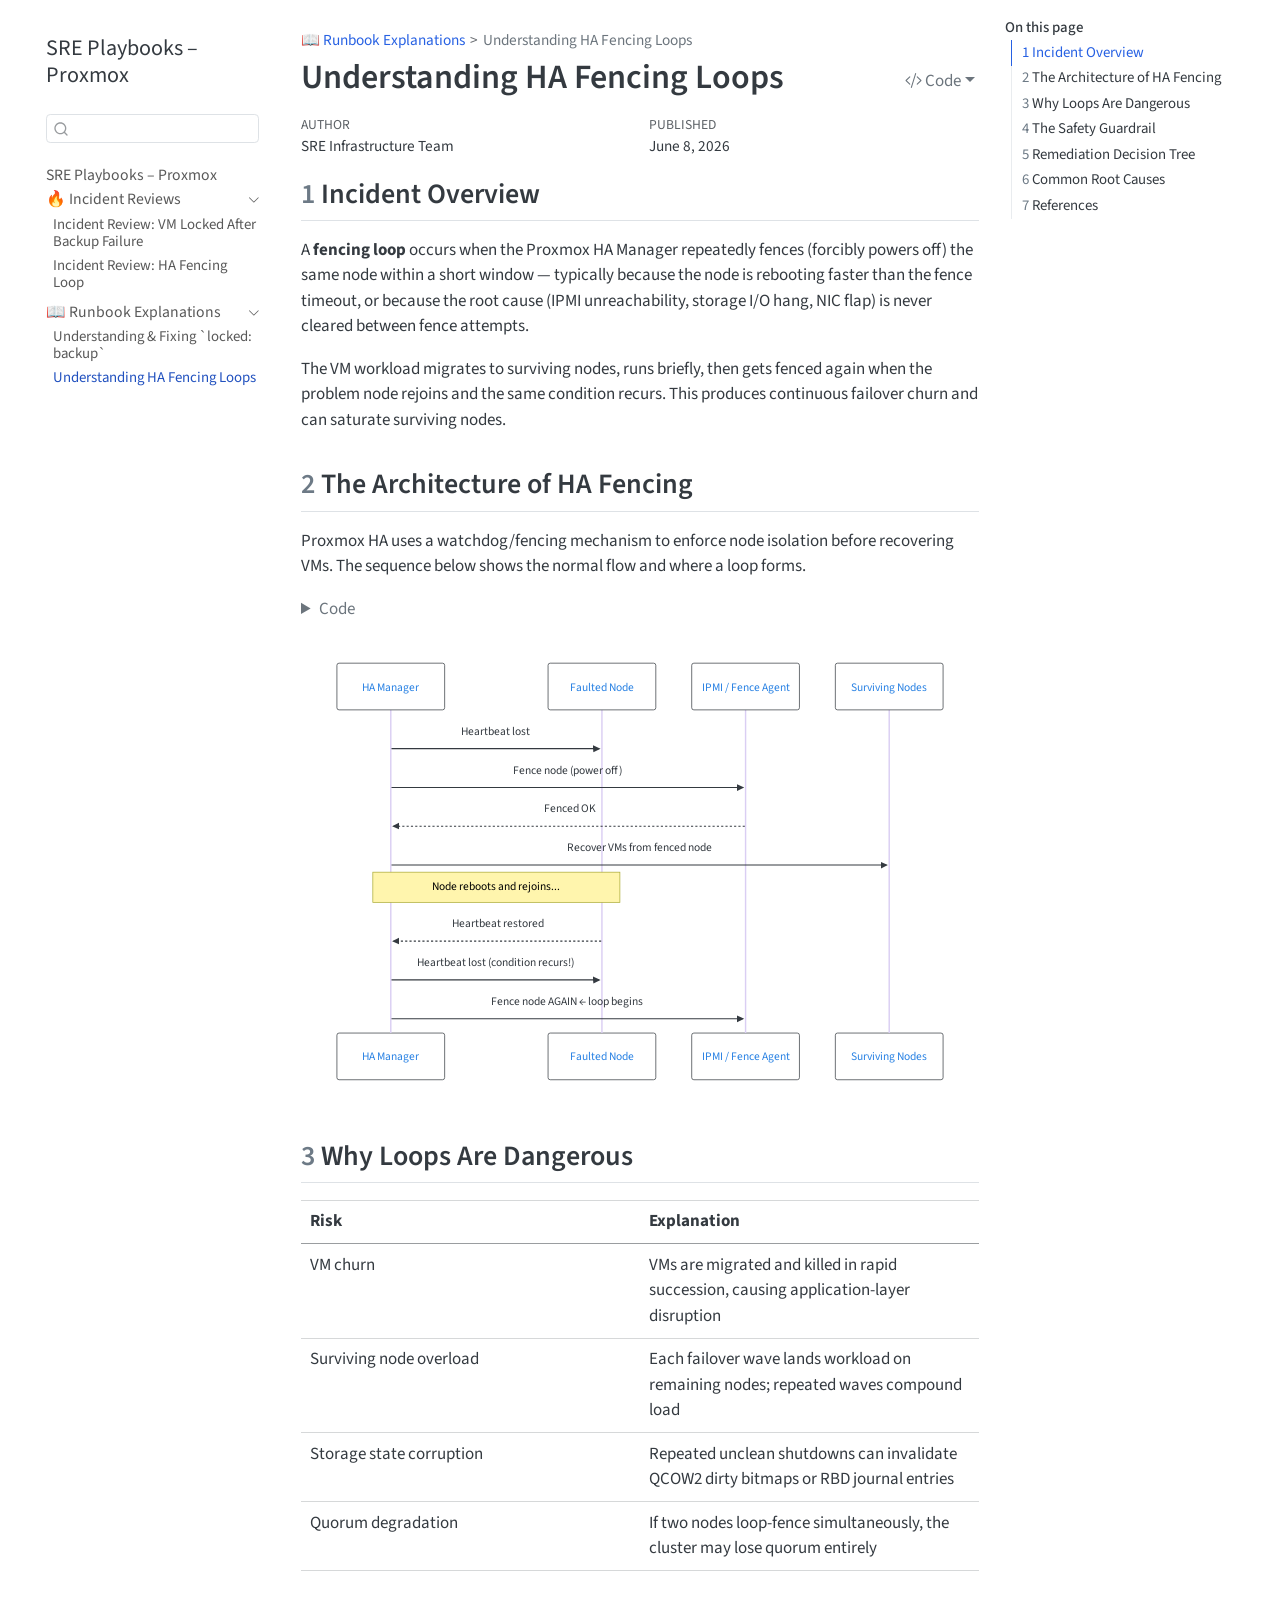
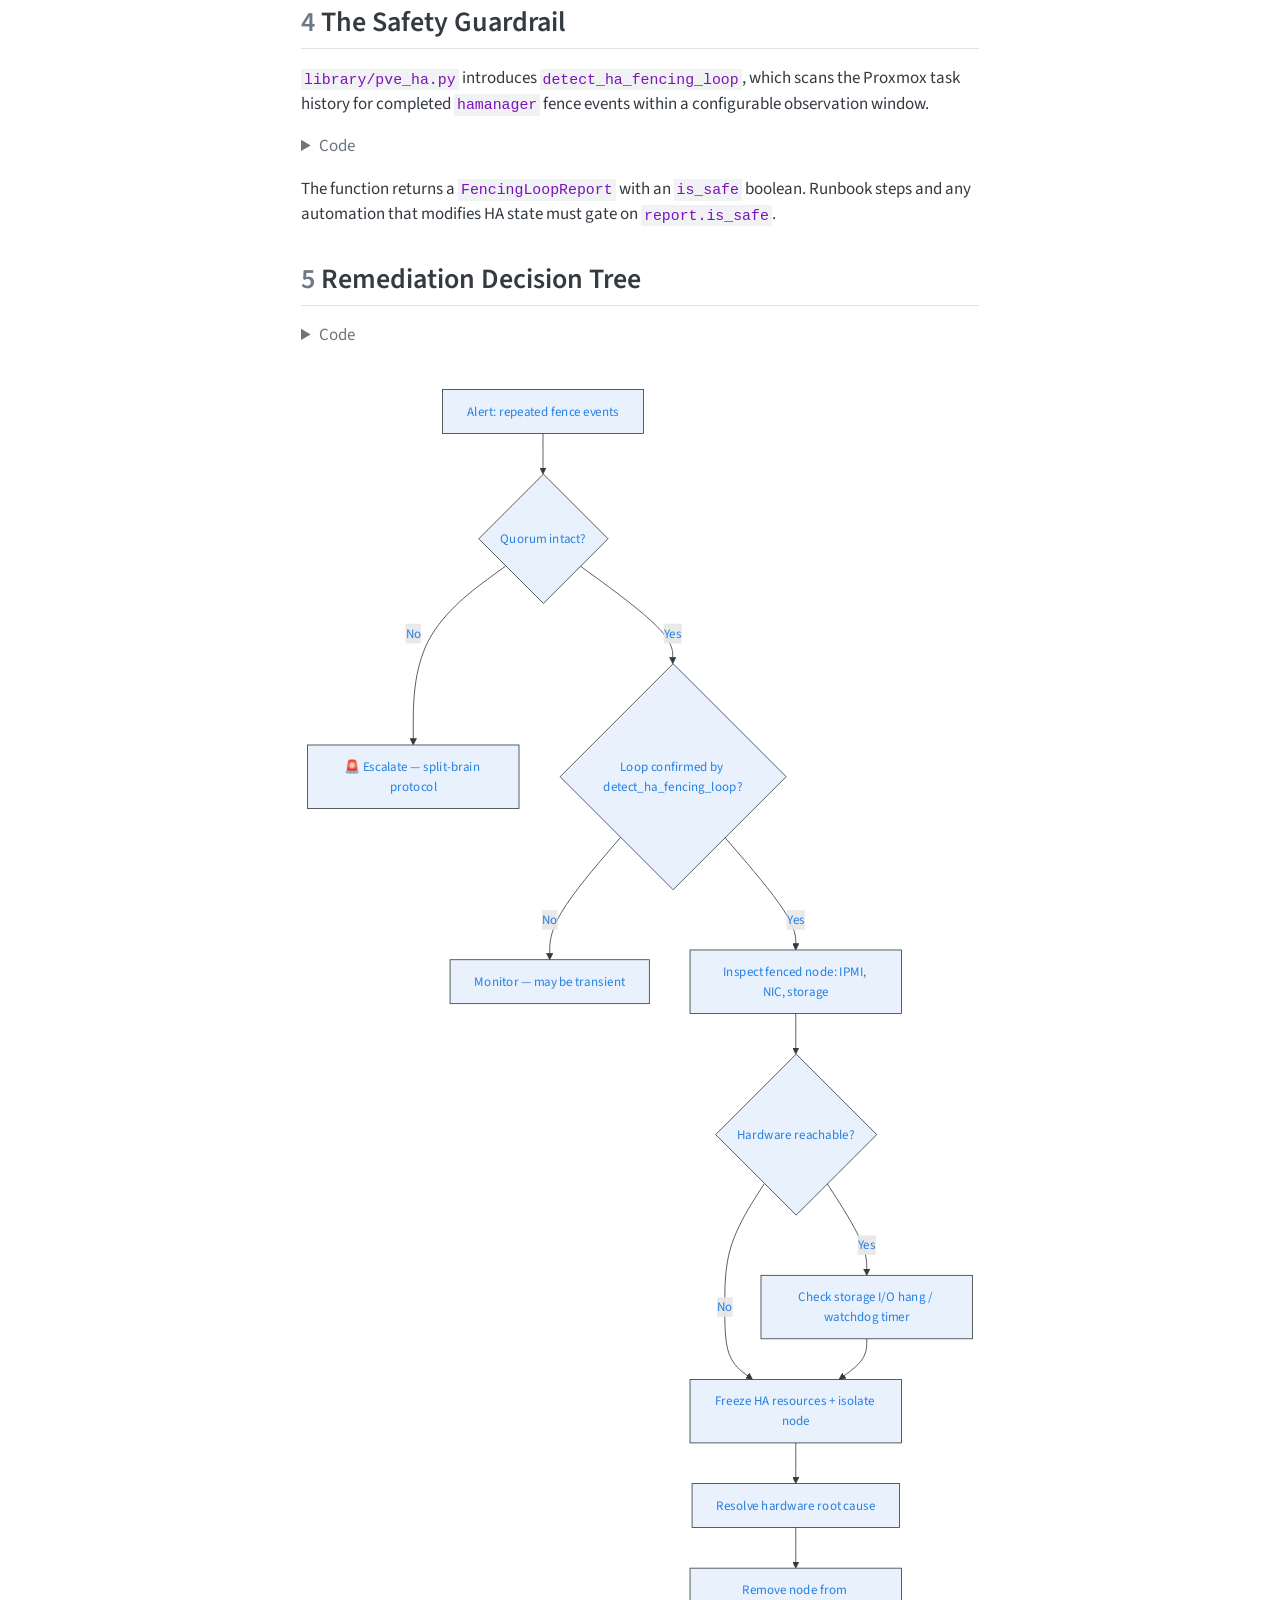
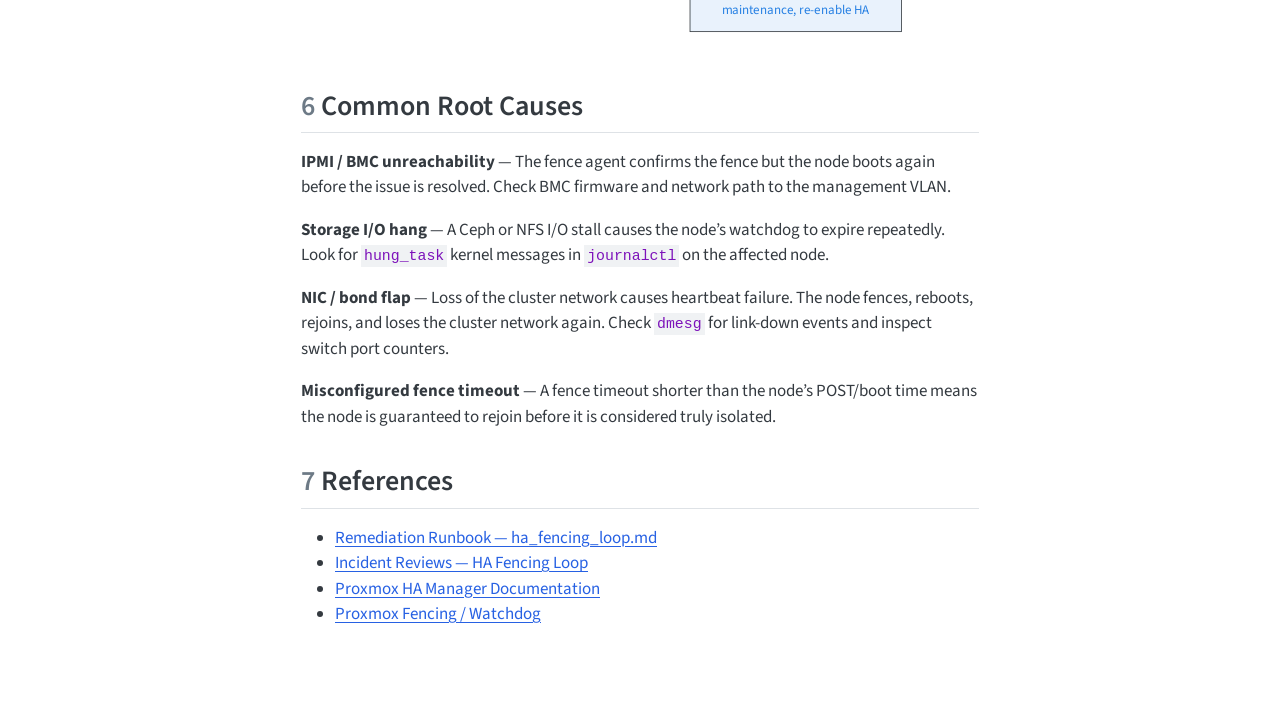
<file: previews/pr-/runbook-explanation/ha_fencing_loop.html>
<!DOCTYPE html>
<html xmlns="http://www.w3.org/1999/xhtml" lang="en" xml:lang="en"><head>

<meta charset="utf-8">
<meta name="generator" content="quarto-1.9.38">

<meta name="viewport" content="width=device-width, initial-scale=1.0, user-scalable=yes">

<meta name="author" content="SRE Infrastructure Team">
<meta name="dcterms.date" content="2026-06-08">

<title>Understanding HA Fencing Loops – SRE Playbooks – Proxmox</title>
<style>
/* Default styles provided by pandoc.
** See https://pandoc.org/MANUAL.html#variables-for-html for config info.
*/
code{white-space: pre-wrap;}
span.smallcaps{font-variant: small-caps;}
div.columns{display: flex; gap: min(4vw, 1.5em);}
div.column{flex: auto; overflow-x: auto;}
div.hanging-indent{margin-left: 1.5em; text-indent: -1.5em;}
ul.task-list{list-style: none;}
ul.task-list li input[type="checkbox"] {
  width: 0.8em;
  margin: 0 0.8em 0.2em -1em; /* quarto-specific, see https://github.com/quarto-dev/quarto-cli/issues/4556 */ 
  vertical-align: middle;
}
/* CSS for syntax highlighting */
html { -webkit-text-size-adjust: 100%; }
pre > code.sourceCode { white-space: pre; position: relative; }
pre > code.sourceCode > span { display: inline-block; line-height: 1.25; }
pre > code.sourceCode > span:empty { height: 1.2em; }
.sourceCode { overflow: visible; }
code.sourceCode > span { color: inherit; text-decoration: inherit; }
div.sourceCode { margin: 1em 0; }
pre.sourceCode { margin: 0; }
@media screen {
div.sourceCode { overflow: auto; }
}
@media print {
pre > code.sourceCode { white-space: pre-wrap; }
pre > code.sourceCode > span { text-indent: -5em; padding-left: 5em; }
}
pre.numberSource code
  { counter-reset: source-line 0; }
pre.numberSource code > span
  { position: relative; left: -4em; counter-increment: source-line; }
pre.numberSource code > span > a:first-child::before
  { content: counter(source-line);
    position: relative; left: -1em; text-align: right; vertical-align: baseline;
    border: none; display: inline-block;
    -webkit-touch-callout: none; -webkit-user-select: none;
    -khtml-user-select: none; -moz-user-select: none;
    -ms-user-select: none; user-select: none;
    padding: 0 4px; width: 4em;
  }
pre.numberSource { margin-left: 3em;  padding-left: 4px; }
div.sourceCode
  {   }
@media screen {
pre > code.sourceCode > span > a:first-child::before { text-decoration: underline; }
}
</style>


<script src="../site_libs/quarto-nav/quarto-nav.js"></script>
<script src="../site_libs/quarto-nav/headroom.min.js"></script>
<script src="../site_libs/clipboard/clipboard.min.js"></script>
<script src="../site_libs/quarto-search/autocomplete.umd.js"></script>
<script src="../site_libs/quarto-search/fuse.min.js"></script>
<script src="../site_libs/quarto-search/quarto-search.js"></script>
<meta name="quarto:offset" content="../">
<script src="../site_libs/quarto-html/quarto.js" type="module"></script>
<script src="../site_libs/quarto-html/tabsets/tabsets.js" type="module"></script>
<script src="../site_libs/quarto-html/popper.min.js"></script>
<script src="../site_libs/quarto-html/tippy.umd.min.js"></script>
<script src="../site_libs/quarto-html/anchor.min.js"></script>
<link href="../site_libs/quarto-html/tippy.css" rel="stylesheet">
<link href="../site_libs/quarto-html/quarto-syntax-highlighting-15634bcf2e68342d4ad2dfa704d543f6.css" rel="stylesheet" id="quarto-text-highlighting-styles">
<script src="../site_libs/bootstrap/bootstrap.min.js"></script>
<link href="../site_libs/bootstrap/bootstrap-icons.css" rel="stylesheet">
<link href="../site_libs/bootstrap/bootstrap-eab2be7250f584328c98fcd9a03b5673.min.css" rel="stylesheet" append-hash="true" id="quarto-bootstrap" data-mode="light">
<script id="quarto-search-options" type="application/json">{
  "location": "sidebar",
  "copy-button": false,
  "collapse-after": 3,
  "panel-placement": "start",
  "type": "textbox",
  "limit": 50,
  "keyboard-shortcut": [
    "f",
    "/",
    "s"
  ],
  "show-item-context": false,
  "language": {
    "search-no-results-text": "No results",
    "search-matching-documents-text": "matching documents",
    "search-copy-link-title": "Copy link to search",
    "search-hide-matches-text": "Hide additional matches",
    "search-more-match-text": "more match in this document",
    "search-more-matches-text": "more matches in this document",
    "search-clear-button-title": "Clear",
    "search-text-placeholder": "",
    "search-detached-cancel-button-title": "Cancel",
    "search-submit-button-title": "Submit",
    "search-label": "Search"
  }
}</script>
<script src="../site_libs/quarto-diagram/mermaid.min.js"></script>
<script src="../site_libs/quarto-diagram/mermaid-init.js"></script>
<link href="../site_libs/quarto-diagram/mermaid.css" rel="stylesheet">


</head>

<body class="nav-sidebar floating quarto-light">

<div id="quarto-search-results"></div>
  <header id="quarto-header" class="headroom fixed-top">
  <nav class="quarto-secondary-nav">
    <div class="container-fluid d-flex">
      <button type="button" class="quarto-btn-toggle btn" data-bs-toggle="collapse" role="button" data-bs-target=".quarto-sidebar-collapse-item" aria-controls="quarto-sidebar" aria-expanded="false" aria-label="Toggle sidebar navigation" onclick="if (window.quartoToggleHeadroom) { window.quartoToggleHeadroom(); }">
        <i class="bi bi-layout-text-sidebar-reverse"></i>
      </button>
        <nav class="quarto-page-breadcrumbs" aria-label="breadcrumb"><ol class="breadcrumb"><li class="breadcrumb-item"><a href="../runbook-explanation/unlock_pve_vms.html">📖 Runbook Explanations</a></li><li class="breadcrumb-item"><a href="../runbook-explanation/ha_fencing_loop.html">Understanding HA Fencing Loops</a></li></ol></nav>
        <a class="flex-grow-1" role="navigation" data-bs-toggle="collapse" data-bs-target=".quarto-sidebar-collapse-item" aria-controls="quarto-sidebar" aria-expanded="false" aria-label="Toggle sidebar navigation" onclick="if (window.quartoToggleHeadroom) { window.quartoToggleHeadroom(); }">      
        </a>
      <button type="button" class="btn quarto-search-button" aria-label="Search" onclick="window.quartoOpenSearch();">
        <i class="bi bi-search"></i>
      </button>
    </div>
  </nav>
</header>
<!-- content -->
<div id="quarto-content" class="quarto-container page-columns page-rows-contents page-layout-article">
<!-- sidebar -->
  <nav id="quarto-sidebar" class="sidebar collapse collapse-horizontal quarto-sidebar-collapse-item sidebar-navigation floating overflow-auto">
    <div class="pt-lg-2 mt-2 text-left sidebar-header">
    <div class="sidebar-title mb-0 py-0">
      <a href="../">SRE Playbooks – Proxmox</a> 
    </div>
      </div>
        <div class="mt-2 flex-shrink-0 align-items-center">
        <div class="sidebar-search">
        <div id="quarto-search" class="" title="Search"></div>
        </div>
        </div>
    <div class="sidebar-menu-container"> 
    <ul class="list-unstyled mt-1">
        <li class="sidebar-item">
  <div class="sidebar-item-container"> 
  <a href="../index.html" class="sidebar-item-text sidebar-link">
 <span class="menu-text">SRE Playbooks – Proxmox</span></a>
  </div>
</li>
        <li class="sidebar-item sidebar-item-section">
      <div class="sidebar-item-container"> 
            <a class="sidebar-item-text sidebar-link text-start" data-bs-toggle="collapse" data-bs-target="#quarto-sidebar-section-1" role="navigation" aria-expanded="true">
 <span class="menu-text">🔥 Incident Reviews</span></a>
          <a class="sidebar-item-toggle text-start" data-bs-toggle="collapse" data-bs-target="#quarto-sidebar-section-1" role="navigation" aria-expanded="true" aria-label="Toggle section">
            <i class="bi bi-chevron-right ms-2"></i>
          </a> 
      </div>
      <ul id="quarto-sidebar-section-1" class="collapse list-unstyled sidebar-section depth1 show">  
          <li class="sidebar-item">
  <div class="sidebar-item-container"> 
  <a href="../incident-reviews/unlock_pve_vms.html" class="sidebar-item-text sidebar-link">
 <span class="menu-text">Incident Review: VM Locked After Backup Failure</span></a>
  </div>
</li>
          <li class="sidebar-item">
  <div class="sidebar-item-container"> 
  <a href="../incident-reviews/ha_fencing_loop.html" class="sidebar-item-text sidebar-link">
 <span class="menu-text">Incident Review: HA Fencing Loop</span></a>
  </div>
</li>
      </ul>
  </li>
        <li class="sidebar-item sidebar-item-section">
      <div class="sidebar-item-container"> 
            <a class="sidebar-item-text sidebar-link text-start" data-bs-toggle="collapse" data-bs-target="#quarto-sidebar-section-2" role="navigation" aria-expanded="true">
 <span class="menu-text">📖 Runbook Explanations</span></a>
          <a class="sidebar-item-toggle text-start" data-bs-toggle="collapse" data-bs-target="#quarto-sidebar-section-2" role="navigation" aria-expanded="true" aria-label="Toggle section">
            <i class="bi bi-chevron-right ms-2"></i>
          </a> 
      </div>
      <ul id="quarto-sidebar-section-2" class="collapse list-unstyled sidebar-section depth1 show">  
          <li class="sidebar-item">
  <div class="sidebar-item-container"> 
  <a href="../runbook-explanation/unlock_pve_vms.html" class="sidebar-item-text sidebar-link">
 <span class="menu-text">Understanding &amp; Fixing `locked: backup`</span></a>
  </div>
</li>
          <li class="sidebar-item">
  <div class="sidebar-item-container"> 
  <a href="../runbook-explanation/ha_fencing_loop.html" class="sidebar-item-text sidebar-link active">
 <span class="menu-text">Understanding HA Fencing Loops</span></a>
  </div>
</li>
      </ul>
  </li>
    </ul>
    </div>
</nav>
<div id="quarto-sidebar-glass" class="quarto-sidebar-collapse-item" data-bs-toggle="collapse" data-bs-target=".quarto-sidebar-collapse-item"></div>
<!-- margin-sidebar -->
    <div id="quarto-margin-sidebar" class="sidebar margin-sidebar">
        <nav id="TOC" role="doc-toc" class="toc-active">
    <h2 id="toc-title">On this page</h2>
   
  <ul>
  <li><a href="#incident-overview" id="toc-incident-overview" class="nav-link active" data-scroll-target="#incident-overview"><span class="header-section-number">1</span> Incident Overview</a></li>
  <li><a href="#the-architecture-of-ha-fencing" id="toc-the-architecture-of-ha-fencing" class="nav-link" data-scroll-target="#the-architecture-of-ha-fencing"><span class="header-section-number">2</span> The Architecture of HA Fencing</a></li>
  <li><a href="#why-loops-are-dangerous" id="toc-why-loops-are-dangerous" class="nav-link" data-scroll-target="#why-loops-are-dangerous"><span class="header-section-number">3</span> Why Loops Are Dangerous</a></li>
  <li><a href="#the-safety-guardrail" id="toc-the-safety-guardrail" class="nav-link" data-scroll-target="#the-safety-guardrail"><span class="header-section-number">4</span> The Safety Guardrail</a></li>
  <li><a href="#remediation-decision-tree" id="toc-remediation-decision-tree" class="nav-link" data-scroll-target="#remediation-decision-tree"><span class="header-section-number">5</span> Remediation Decision Tree</a></li>
  <li><a href="#common-root-causes" id="toc-common-root-causes" class="nav-link" data-scroll-target="#common-root-causes"><span class="header-section-number">6</span> Common Root Causes</a></li>
  <li><a href="#references" id="toc-references" class="nav-link" data-scroll-target="#references"><span class="header-section-number">7</span> References</a></li>
  </ul>
</nav>
    </div>
<!-- main -->
<main class="content" id="quarto-document-content">

<header id="title-block-header" class="quarto-title-block default"><nav class="quarto-page-breadcrumbs quarto-title-breadcrumbs d-none d-lg-block" aria-label="breadcrumb"><ol class="breadcrumb"><li class="breadcrumb-item"><a href="../runbook-explanation/unlock_pve_vms.html">📖 Runbook Explanations</a></li><li class="breadcrumb-item"><a href="../runbook-explanation/ha_fencing_loop.html">Understanding HA Fencing Loops</a></li></ol></nav>
<div class="quarto-title">
<div class="quarto-title-block"><div><h1 class="title">Understanding HA Fencing Loops</h1><button type="button" class="btn code-tools-button dropdown-toggle" id="quarto-code-tools-menu" data-bs-toggle="dropdown" aria-expanded="false"><i class="bi"></i> Code</button><ul class="dropdown-menu dropdown-menu-end" aria-labelelledby="quarto-code-tools-menu"><li><a id="quarto-show-all-code" class="dropdown-item" href="javascript:void(0)" role="button">Show All Code</a></li><li><a id="quarto-hide-all-code" class="dropdown-item" href="javascript:void(0)" role="button">Hide All Code</a></li><li><hr class="dropdown-divider"></li><li><a id="quarto-view-source" class="dropdown-item" href="javascript:void(0)" role="button">View Source</a></li></ul></div></div>
</div>



<div class="quarto-title-meta">

    <div>
    <div class="quarto-title-meta-heading">Author</div>
    <div class="quarto-title-meta-contents">
             <p>SRE Infrastructure Team </p>
          </div>
  </div>
    
    <div>
    <div class="quarto-title-meta-heading">Published</div>
    <div class="quarto-title-meta-contents">
      <p class="date">June 8, 2026</p>
    </div>
  </div>
  
    
  </div>
  


</header>


<section id="incident-overview" class="level2" data-number="1">
<h2 data-number="1" class="anchored" data-anchor-id="incident-overview"><span class="header-section-number">1</span> Incident Overview</h2>
<p>A <strong>fencing loop</strong> occurs when the Proxmox HA Manager repeatedly fences (forcibly powers off) the same node within a short window — typically because the node is rebooting faster than the fence timeout, or because the root cause (IPMI unreachability, storage I/O hang, NIC flap) is never cleared between fence attempts.</p>
<p>The VM workload migrates to surviving nodes, runs briefly, then gets fenced again when the problem node rejoins and the same condition recurs. This produces continuous failover churn and can saturate surviving nodes.</p>
</section>
<section id="the-architecture-of-ha-fencing" class="level2" data-number="2">
<h2 data-number="2" class="anchored" data-anchor-id="the-architecture-of-ha-fencing"><span class="header-section-number">2</span> The Architecture of HA Fencing</h2>
<p>Proxmox HA uses a watchdog/fencing mechanism to enforce node isolation before recovering VMs. The sequence below shows the normal flow and where a loop forms.</p>
<div class="cell" data-layout-align="default">
<details class="code-fold">
<summary>Code</summary>
<div class="code-copy-outer-scaffold"><div class="sourceCode cell-code" id="cb1"><pre class="sourceCode default code-with-copy"><code class="sourceCode default"><span id="cb1-1"><a href="#cb1-1" aria-hidden="true" tabindex="-1"></a>sequenceDiagram</span>
<span id="cb1-2"><a href="#cb1-2" aria-hidden="true" tabindex="-1"></a>    participant HA as HA Manager</span>
<span id="cb1-3"><a href="#cb1-3" aria-hidden="true" tabindex="-1"></a>    participant Node as Faulted Node</span>
<span id="cb1-4"><a href="#cb1-4" aria-hidden="true" tabindex="-1"></a>    participant IPMI as IPMI / Fence Agent</span>
<span id="cb1-5"><a href="#cb1-5" aria-hidden="true" tabindex="-1"></a>    participant Cluster as Surviving Nodes</span>
<span id="cb1-6"><a href="#cb1-6" aria-hidden="true" tabindex="-1"></a></span>
<span id="cb1-7"><a href="#cb1-7" aria-hidden="true" tabindex="-1"></a>    HA-&gt;&gt;Node: Heartbeat lost</span>
<span id="cb1-8"><a href="#cb1-8" aria-hidden="true" tabindex="-1"></a>    HA-&gt;&gt;IPMI: Fence node (power off)</span>
<span id="cb1-9"><a href="#cb1-9" aria-hidden="true" tabindex="-1"></a>    IPMI--&gt;&gt;HA: Fenced OK</span>
<span id="cb1-10"><a href="#cb1-10" aria-hidden="true" tabindex="-1"></a>    HA-&gt;&gt;Cluster: Recover VMs from fenced node</span>
<span id="cb1-11"><a href="#cb1-11" aria-hidden="true" tabindex="-1"></a>    Note over Node,HA: Node reboots and rejoins...</span>
<span id="cb1-12"><a href="#cb1-12" aria-hidden="true" tabindex="-1"></a>    Node--&gt;&gt;HA: Heartbeat restored</span>
<span id="cb1-13"><a href="#cb1-13" aria-hidden="true" tabindex="-1"></a>    HA-&gt;&gt;Node: Heartbeat lost (condition recurs!)</span>
<span id="cb1-14"><a href="#cb1-14" aria-hidden="true" tabindex="-1"></a>    HA-&gt;&gt;IPMI: Fence node AGAIN ← loop begins</span></code></pre></div><button title="Copy to Clipboard" class="code-copy-button"><i class="bi"></i></button></div>
</details>
<div class="cell-output-display">
<div>
<p></p><figure class="figure"><p></p>
<div>
<pre class="mermaid mermaid-js">sequenceDiagram
    participant HA as HA Manager
    participant Node as Faulted Node
    participant IPMI as IPMI / Fence Agent
    participant Cluster as Surviving Nodes

    HA-&gt;&gt;Node: Heartbeat lost
    HA-&gt;&gt;IPMI: Fence node (power off)
    IPMI--&gt;&gt;HA: Fenced OK
    HA-&gt;&gt;Cluster: Recover VMs from fenced node
    Note over Node,HA: Node reboots and rejoins...
    Node--&gt;&gt;HA: Heartbeat restored
    HA-&gt;&gt;Node: Heartbeat lost (condition recurs!)
    HA-&gt;&gt;IPMI: Fence node AGAIN ← loop begins
</pre>
</div>
<p></p></figure><p></p>
</div>
</div>
</div>
</section>
<section id="why-loops-are-dangerous" class="level2" data-number="3">
<h2 data-number="3" class="anchored" data-anchor-id="why-loops-are-dangerous"><span class="header-section-number">3</span> Why Loops Are Dangerous</h2>
<table class="caption-top table">
<colgroup>
<col style="width: 50%">
<col style="width: 50%">
</colgroup>
<thead>
<tr class="header">
<th>Risk</th>
<th>Explanation</th>
</tr>
</thead>
<tbody>
<tr class="odd">
<td>VM churn</td>
<td>VMs are migrated and killed in rapid succession, causing application-layer disruption</td>
</tr>
<tr class="even">
<td>Surviving node overload</td>
<td>Each failover wave lands workload on remaining nodes; repeated waves compound load</td>
</tr>
<tr class="odd">
<td>Storage state corruption</td>
<td>Repeated unclean shutdowns can invalidate QCOW2 dirty bitmaps or RBD journal entries</td>
</tr>
<tr class="even">
<td>Quorum degradation</td>
<td>If two nodes loop-fence simultaneously, the cluster may lose quorum entirely</td>
</tr>
</tbody>
</table>
</section>
<section id="the-safety-guardrail" class="level2" data-number="4">
<h2 data-number="4" class="anchored" data-anchor-id="the-safety-guardrail"><span class="header-section-number">4</span> The Safety Guardrail</h2>
<p><code>library/pve_ha.py</code> introduces <code>detect_ha_fencing_loop</code>, which scans the Proxmox task history for completed <code>hamanager</code> fence events within a configurable observation window.</p>
<div id="46f6232a" class="cell" data-execution_count="1">
<details class="code-fold">
<summary>Code</summary>
<div class="code-copy-outer-scaffold"><div class="sourceCode cell-code" id="cb2"><pre class="sourceCode python code-with-copy"><code class="sourceCode python"><span id="cb2-1"><a href="#cb2-1" aria-hidden="true" tabindex="-1"></a><span class="co"># Core detection logic</span></span>
<span id="cb2-2"><a href="#cb2-2" aria-hidden="true" tabindex="-1"></a>tasks <span class="op">=</span> proxmox.nodes(node).tasks.get()</span>
<span id="cb2-3"><a href="#cb2-3" aria-hidden="true" tabindex="-1"></a>fence_events <span class="op">=</span> [</span>
<span id="cb2-4"><a href="#cb2-4" aria-hidden="true" tabindex="-1"></a>    t <span class="cf">for</span> t <span class="kw">in</span> tasks</span>
<span id="cb2-5"><a href="#cb2-5" aria-hidden="true" tabindex="-1"></a>    <span class="cf">if</span> t[<span class="st">"type"</span>] <span class="op">==</span> <span class="st">"hamanager"</span> <span class="kw">and</span> <span class="st">"fence"</span> <span class="kw">in</span> t[<span class="st">"id"</span>] <span class="kw">and</span> t[<span class="st">"status"</span>] <span class="op">!=</span> <span class="st">"running"</span></span>
<span id="cb2-6"><a href="#cb2-6" aria-hidden="true" tabindex="-1"></a>]</span>
<span id="cb2-7"><a href="#cb2-7" aria-hidden="true" tabindex="-1"></a></span>
<span id="cb2-8"><a href="#cb2-8" aria-hidden="true" tabindex="-1"></a><span class="co"># Group by fenced node and count within the window</span></span>
<span id="cb2-9"><a href="#cb2-9" aria-hidden="true" tabindex="-1"></a><span class="cf">for</span> node, events <span class="kw">in</span> events_by_node.items():</span>
<span id="cb2-10"><a href="#cb2-10" aria-hidden="true" tabindex="-1"></a>    <span class="cf">if</span> <span class="bu">len</span>(events) <span class="op">&gt;=</span> threshold:</span>
<span id="cb2-11"><a href="#cb2-11" aria-hidden="true" tabindex="-1"></a>        report.looping_nodes.append(node)</span></code></pre></div><button title="Copy to Clipboard" class="code-copy-button"><i class="bi"></i></button></div>
</details>
</div>
<p>The function returns a <code>FencingLoopReport</code> with an <code>is_safe</code> boolean. Runbook steps and any automation that modifies HA state must gate on <code>report.is_safe</code>.</p>
</section>
<section id="remediation-decision-tree" class="level2" data-number="5">
<h2 data-number="5" class="anchored" data-anchor-id="remediation-decision-tree"><span class="header-section-number">5</span> Remediation Decision Tree</h2>
<div class="cell" data-layout-align="default">
<details class="code-fold">
<summary>Code</summary>
<div class="code-copy-outer-scaffold"><div class="sourceCode cell-code" id="cb3"><pre class="sourceCode default code-with-copy"><code class="sourceCode default"><span id="cb3-1"><a href="#cb3-1" aria-hidden="true" tabindex="-1"></a>flowchart TD</span>
<span id="cb3-2"><a href="#cb3-2" aria-hidden="true" tabindex="-1"></a>    A[Alert: repeated fence events] --&gt; B{Quorum intact?}</span>
<span id="cb3-3"><a href="#cb3-3" aria-hidden="true" tabindex="-1"></a>    B -- No --&gt; C[🚨 Escalate — split-brain protocol]</span>
<span id="cb3-4"><a href="#cb3-4" aria-hidden="true" tabindex="-1"></a>    B -- Yes --&gt; D{Loop confirmed by detect_ha_fencing_loop?}</span>
<span id="cb3-5"><a href="#cb3-5" aria-hidden="true" tabindex="-1"></a>    D -- No --&gt; E[Monitor — may be transient]</span>
<span id="cb3-6"><a href="#cb3-6" aria-hidden="true" tabindex="-1"></a>    D -- Yes --&gt; F[Inspect fenced node: IPMI, NIC, storage]</span>
<span id="cb3-7"><a href="#cb3-7" aria-hidden="true" tabindex="-1"></a>    F --&gt; G{Hardware reachable?}</span>
<span id="cb3-8"><a href="#cb3-8" aria-hidden="true" tabindex="-1"></a>    G -- No --&gt; H[Freeze HA resources + isolate node]</span>
<span id="cb3-9"><a href="#cb3-9" aria-hidden="true" tabindex="-1"></a>    G -- Yes --&gt; I[Check storage I/O hang / watchdog timer]</span>
<span id="cb3-10"><a href="#cb3-10" aria-hidden="true" tabindex="-1"></a>    I --&gt; H</span>
<span id="cb3-11"><a href="#cb3-11" aria-hidden="true" tabindex="-1"></a>    H --&gt; J[Resolve hardware root cause]</span>
<span id="cb3-12"><a href="#cb3-12" aria-hidden="true" tabindex="-1"></a>    J --&gt; K[Remove node from maintenance, re-enable HA]</span></code></pre></div><button title="Copy to Clipboard" class="code-copy-button"><i class="bi"></i></button></div>
</details>
<div class="cell-output-display">
<div>
<p></p><figure class="figure"><p></p>
<div>
<pre class="mermaid mermaid-js">flowchart TD
    A[Alert: repeated fence events] --&gt; B{Quorum intact?}
    B -- No --&gt; C[🚨 Escalate — split-brain protocol]
    B -- Yes --&gt; D{Loop confirmed by detect_ha_fencing_loop?}
    D -- No --&gt; E[Monitor — may be transient]
    D -- Yes --&gt; F[Inspect fenced node: IPMI, NIC, storage]
    F --&gt; G{Hardware reachable?}
    G -- No --&gt; H[Freeze HA resources + isolate node]
    G -- Yes --&gt; I[Check storage I/O hang / watchdog timer]
    I --&gt; H
    H --&gt; J[Resolve hardware root cause]
    J --&gt; K[Remove node from maintenance, re-enable HA]
</pre>
</div>
<p></p></figure><p></p>
</div>
</div>
</div>
</section>
<section id="common-root-causes" class="level2" data-number="6">
<h2 data-number="6" class="anchored" data-anchor-id="common-root-causes"><span class="header-section-number">6</span> Common Root Causes</h2>
<p><strong>IPMI / BMC unreachability</strong> — The fence agent confirms the fence but the node boots again before the issue is resolved. Check BMC firmware and network path to the management VLAN.</p>
<p><strong>Storage I/O hang</strong> — A Ceph or NFS I/O stall causes the node’s watchdog to expire repeatedly. Look for <code>hung_task</code> kernel messages in <code>journalctl</code> on the affected node.</p>
<p><strong>NIC / bond flap</strong> — Loss of the cluster network causes heartbeat failure. The node fences, reboots, rejoins, and loses the cluster network again. Check <code>dmesg</code> for link-down events and inspect switch port counters.</p>
<p><strong>Misconfigured fence timeout</strong> — A fence timeout shorter than the node’s POST/boot time means the node is guaranteed to rejoin before it is considered truly isolated.</p>
</section>
<section id="references" class="level2" data-number="7">
<h2 data-number="7" class="anchored" data-anchor-id="references"><span class="header-section-number">7</span> References</h2>
<ul>
<li><a href="../../runbooks/compute/ha_fencing_loop.md">Remediation Runbook — ha_fencing_loop.md</a></li>
<li><a href="../incident-reviews/ha_fencing_loop.html">Incident Reviews — HA Fencing Loop</a></li>
<li><a href="https://pve.proxmox.com/wiki/High_Availability">Proxmox HA Manager Documentation</a></li>
<li><a href="https://pve.proxmox.com/wiki/Watchdog">Proxmox Fencing / Watchdog</a></li>
</ul>


<!-- -->

</section>

</main> <!-- /main -->
<script id="quarto-html-after-body" type="application/javascript">
  window.document.addEventListener("DOMContentLoaded", function (event) {
    const icon = "";
    const anchorJS = new window.AnchorJS();
    anchorJS.options = {
      placement: 'right',
      icon: icon
    };
    anchorJS.add('.anchored');
    const isCodeAnnotation = (el) => {
      for (const clz of el.classList) {
        if (clz.startsWith('code-annotation-')) {                     
          return true;
        }
      }
      return false;
    }
    const onCopySuccess = function(e) {
      // button target
      const button = e.trigger;
      // don't keep focus
      button.blur();
      // flash "checked"
      button.classList.add('code-copy-button-checked');
      var currentTitle = button.getAttribute("title");
      button.setAttribute("title", "Copied!");
      let tooltip;
      if (window.bootstrap) {
        button.setAttribute("data-bs-toggle", "tooltip");
        button.setAttribute("data-bs-placement", "left");
        button.setAttribute("data-bs-title", "Copied!");
        tooltip = new bootstrap.Tooltip(button, 
          { trigger: "manual", 
            customClass: "code-copy-button-tooltip",
            offset: [0, -8]});
        tooltip.show();    
      }
      setTimeout(function() {
        if (tooltip) {
          tooltip.hide();
          button.removeAttribute("data-bs-title");
          button.removeAttribute("data-bs-toggle");
          button.removeAttribute("data-bs-placement");
        }
        button.setAttribute("title", currentTitle);
        button.classList.remove('code-copy-button-checked');
      }, 1000);
      // clear code selection
      e.clearSelection();
    }
    const getTextToCopy = function(trigger) {
      const outerScaffold = trigger.parentElement.cloneNode(true);
      const codeEl = outerScaffold.querySelector('code');
      for (const childEl of codeEl.children) {
        if (isCodeAnnotation(childEl)) {
          childEl.remove();
        }
      }
      return codeEl.innerText;
    }
    const clipboard = new window.ClipboardJS('.code-copy-button:not([data-in-quarto-modal])', {
      text: getTextToCopy
    });
    clipboard.on('success', onCopySuccess);
    if (window.document.getElementById('quarto-embedded-source-code-modal')) {
      const clipboardModal = new window.ClipboardJS('.code-copy-button[data-in-quarto-modal]', {
        text: getTextToCopy,
        container: window.document.getElementById('quarto-embedded-source-code-modal')
      });
      clipboardModal.on('success', onCopySuccess);
    }
    const viewSource = window.document.getElementById('quarto-view-source') ||
                       window.document.getElementById('quarto-code-tools-source');
    if (viewSource) {
      const sourceUrl = viewSource.getAttribute("data-quarto-source-url");
      viewSource.addEventListener("click", function(e) {
        if (sourceUrl) {
          // rstudio viewer pane
          if (/\bcapabilities=\b/.test(window.location)) {
            window.open(sourceUrl);
          } else {
            window.location.href = sourceUrl;
          }
        } else {
          const modal = new bootstrap.Modal(document.getElementById('quarto-embedded-source-code-modal'));
          modal.show();
        }
        return false;
      });
    }
    function toggleCodeHandler(show) {
      return function(e) {
        const detailsSrc = window.document.querySelectorAll(".cell > details > .sourceCode");
        for (let i=0; i<detailsSrc.length; i++) {
          const details = detailsSrc[i].parentElement;
          if (show) {
            details.open = true;
          } else {
            details.removeAttribute("open");
          }
        }
        const cellCodeDivs = window.document.querySelectorAll(".cell > .sourceCode");
        const fromCls = show ? "hidden" : "unhidden";
        const toCls = show ? "unhidden" : "hidden";
        for (let i=0; i<cellCodeDivs.length; i++) {
          const codeDiv = cellCodeDivs[i];
          if (codeDiv.classList.contains(fromCls)) {
            codeDiv.classList.remove(fromCls);
            codeDiv.classList.add(toCls);
          } 
        }
        return false;
      }
    }
    const hideAllCode = window.document.getElementById("quarto-hide-all-code");
    if (hideAllCode) {
      hideAllCode.addEventListener("click", toggleCodeHandler(false));
    }
    const showAllCode = window.document.getElementById("quarto-show-all-code");
    if (showAllCode) {
      showAllCode.addEventListener("click", toggleCodeHandler(true));
    }
      var localhostRegex = new RegExp(/^(?:http|https):\/\/localhost\:?[0-9]*\//);
      var mailtoRegex = new RegExp(/^mailto:/);
        var filterRegex = new RegExp('/' + window.location.host + '/');
      var isInternal = (href) => {
          return filterRegex.test(href) || localhostRegex.test(href) || mailtoRegex.test(href);
      }
      // Inspect non-navigation links and adorn them if external
     var links = window.document.querySelectorAll('a[href]:not(.nav-link):not(.navbar-brand):not(.toc-action):not(.sidebar-link):not(.sidebar-item-toggle):not(.pagination-link):not(.no-external):not([aria-hidden]):not(.dropdown-item):not(.quarto-navigation-tool):not(.about-link)');
      for (var i=0; i<links.length; i++) {
        const link = links[i];
        if (!isInternal(link.href)) {
          // undo the damage that might have been done by quarto-nav.js in the case of
          // links that we want to consider external
          if (link.dataset.originalHref !== undefined) {
            link.href = link.dataset.originalHref;
          }
        }
      }
    function tippyHover(el, contentFn, onTriggerFn, onUntriggerFn) {
      const config = {
        allowHTML: true,
        maxWidth: 500,
        delay: 100,
        arrow: false,
        appendTo: function(el) {
            return el.parentElement;
        },
        interactive: true,
        interactiveBorder: 10,
        theme: 'quarto',
        placement: 'bottom-start',
      };
      if (contentFn) {
        config.content = contentFn;
      }
      if (onTriggerFn) {
        config.onTrigger = onTriggerFn;
      }
      if (onUntriggerFn) {
        config.onUntrigger = onUntriggerFn;
      }
      window.tippy(el, config); 
    }
    const noterefs = window.document.querySelectorAll('a[role="doc-noteref"]');
    for (var i=0; i<noterefs.length; i++) {
      const ref = noterefs[i];
      tippyHover(ref, function() {
        // use id or data attribute instead here
        let href = ref.getAttribute('data-footnote-href') || ref.getAttribute('href');
        try { href = new URL(href).hash; } catch {}
        const id = href.replace(/^#\/?/, "");
        const note = window.document.getElementById(id);
        if (note) {
          return note.innerHTML;
        } else {
          return "";
        }
      });
    }
    const xrefs = window.document.querySelectorAll('a.quarto-xref');
    const processXRef = (id, note) => {
      // Strip column container classes
      const stripColumnClz = (el) => {
        el.classList.remove("page-full", "page-columns");
        if (el.children) {
          for (const child of el.children) {
            stripColumnClz(child);
          }
        }
      }
      stripColumnClz(note)
      if (id === null || id.startsWith('sec-')) {
        // Special case sections, only their first couple elements
        const container = document.createElement("div");
        if (note.children && note.children.length > 2) {
          container.appendChild(note.children[0].cloneNode(true));
          for (let i = 1; i < note.children.length; i++) {
            const child = note.children[i];
            if (child.tagName === "P" && child.innerText === "") {
              continue;
            } else {
              container.appendChild(child.cloneNode(true));
              break;
            }
          }
          if (window.Quarto?.typesetMath) {
            window.Quarto.typesetMath(container);
          }
          return container.innerHTML
        } else {
          if (window.Quarto?.typesetMath) {
            window.Quarto.typesetMath(note);
          }
          return note.innerHTML;
        }
      } else {
        // Remove any anchor links if they are present
        const anchorLink = note.querySelector('a.anchorjs-link');
        if (anchorLink) {
          anchorLink.remove();
        }
        if (window.Quarto?.typesetMath) {
          window.Quarto.typesetMath(note);
        }
        if (note.classList.contains("callout")) {
          return note.outerHTML;
        } else {
          return note.innerHTML;
        }
      }
    }
    for (var i=0; i<xrefs.length; i++) {
      const xref = xrefs[i];
      tippyHover(xref, undefined, function(instance) {
        instance.disable();
        let url = xref.getAttribute('href');
        let hash = undefined; 
        if (url.startsWith('#')) {
          hash = url;
        } else {
          try { hash = new URL(url).hash; } catch {}
        }
        if (hash) {
          const id = hash.replace(/^#\/?/, "");
          const note = window.document.getElementById(id);
          if (note !== null) {
            try {
              const html = processXRef(id, note.cloneNode(true));
              instance.setContent(html);
            } finally {
              instance.enable();
              instance.show();
            }
          } else {
            // See if we can fetch this
            fetch(url.split('#')[0])
            .then(res => res.text())
            .then(html => {
              const parser = new DOMParser();
              const htmlDoc = parser.parseFromString(html, "text/html");
              const note = htmlDoc.getElementById(id);
              if (note !== null) {
                const html = processXRef(id, note);
                instance.setContent(html);
              } 
            }).finally(() => {
              instance.enable();
              instance.show();
            });
          }
        } else {
          // See if we can fetch a full url (with no hash to target)
          // This is a special case and we should probably do some content thinning / targeting
          fetch(url)
          .then(res => res.text())
          .then(html => {
            const parser = new DOMParser();
            const htmlDoc = parser.parseFromString(html, "text/html");
            const note = htmlDoc.querySelector('main.content');
            if (note !== null) {
              // This should only happen for chapter cross references
              // (since there is no id in the URL)
              // remove the first header
              if (note.children.length > 0 && note.children[0].tagName === "HEADER") {
                note.children[0].remove();
              }
              const html = processXRef(null, note);
              instance.setContent(html);
            } 
          }).finally(() => {
            instance.enable();
            instance.show();
          });
        }
      }, function(instance) {
      });
    }
        let selectedAnnoteEl;
        const selectorForAnnotation = ( cell, annotation) => {
          let cellAttr = 'data-code-cell="' + cell + '"';
          let lineAttr = 'data-code-annotation="' +  annotation + '"';
          const selector = 'span[' + cellAttr + '][' + lineAttr + ']';
          return selector;
        }
        const selectCodeLines = (annoteEl) => {
          const doc = window.document;
          const targetCell = annoteEl.getAttribute("data-target-cell");
          const targetAnnotation = annoteEl.getAttribute("data-target-annotation");
          const annoteSpan = window.document.querySelector(selectorForAnnotation(targetCell, targetAnnotation));
          const lines = annoteSpan.getAttribute("data-code-lines").split(",");
          const lineIds = lines.map((line) => {
            return targetCell + "-" + line;
          })
          let top = null;
          let height = null;
          let parent = null;
          if (lineIds.length > 0) {
              //compute the position of the single el (top and bottom and make a div)
              const el = window.document.getElementById(lineIds[0]);
              top = el.offsetTop;
              height = el.offsetHeight;
              parent = el.parentElement.parentElement;
            if (lineIds.length > 1) {
              const lastEl = window.document.getElementById(lineIds[lineIds.length - 1]);
              const bottom = lastEl.offsetTop + lastEl.offsetHeight;
              height = bottom - top;
            }
            if (top !== null && height !== null && parent !== null) {
              // cook up a div (if necessary) and position it 
              let div = window.document.getElementById("code-annotation-line-highlight");
              if (div === null) {
                div = window.document.createElement("div");
                div.setAttribute("id", "code-annotation-line-highlight");
                div.style.position = 'absolute';
                parent.appendChild(div);
              }
              div.style.top = top - 2 + "px";
              div.style.height = height + 4 + "px";
              div.style.left = 0;
              let gutterDiv = window.document.getElementById("code-annotation-line-highlight-gutter");
              if (gutterDiv === null) {
                gutterDiv = window.document.createElement("div");
                gutterDiv.setAttribute("id", "code-annotation-line-highlight-gutter");
                gutterDiv.style.position = 'absolute';
                const codeCell = window.document.getElementById(targetCell);
                const gutter = codeCell.querySelector('.code-annotation-gutter');
                gutter.appendChild(gutterDiv);
              }
              gutterDiv.style.top = top - 2 + "px";
              gutterDiv.style.height = height + 4 + "px";
            }
            selectedAnnoteEl = annoteEl;
          }
        };
        const unselectCodeLines = () => {
          const elementsIds = ["code-annotation-line-highlight", "code-annotation-line-highlight-gutter"];
          elementsIds.forEach((elId) => {
            const div = window.document.getElementById(elId);
            if (div) {
              div.remove();
            }
          });
          selectedAnnoteEl = undefined;
        };
          // Handle positioning of the toggle
      window.addEventListener(
        "resize",
        throttle(() => {
          elRect = undefined;
          if (selectedAnnoteEl) {
            selectCodeLines(selectedAnnoteEl);
          }
        }, 10)
      );
      function throttle(fn, ms) {
      let throttle = false;
      let timer;
        return (...args) => {
          if(!throttle) { // first call gets through
              fn.apply(this, args);
              throttle = true;
          } else { // all the others get throttled
              if(timer) clearTimeout(timer); // cancel #2
              timer = setTimeout(() => {
                fn.apply(this, args);
                timer = throttle = false;
              }, ms);
          }
        };
      }
        // Attach click handler to the DT
        const annoteDls = window.document.querySelectorAll('dt[data-target-cell]');
        for (const annoteDlNode of annoteDls) {
          annoteDlNode.addEventListener('click', (event) => {
            const clickedEl = event.target;
            if (clickedEl !== selectedAnnoteEl) {
              unselectCodeLines();
              const activeEl = window.document.querySelector('dt[data-target-cell].code-annotation-active');
              if (activeEl) {
                activeEl.classList.remove('code-annotation-active');
              }
              selectCodeLines(clickedEl);
              clickedEl.classList.add('code-annotation-active');
            } else {
              // Unselect the line
              unselectCodeLines();
              clickedEl.classList.remove('code-annotation-active');
            }
          });
        }
    const findCites = (el) => {
      const parentEl = el.parentElement;
      if (parentEl) {
        const cites = parentEl.dataset.cites;
        if (cites) {
          return {
            el,
            cites: cites.split(' ')
          };
        } else {
          return findCites(el.parentElement)
        }
      } else {
        return undefined;
      }
    };
    var bibliorefs = window.document.querySelectorAll('a[role="doc-biblioref"]');
    for (var i=0; i<bibliorefs.length; i++) {
      const ref = bibliorefs[i];
      const citeInfo = findCites(ref);
      if (citeInfo) {
        tippyHover(citeInfo.el, function() {
          var popup = window.document.createElement('div');
          citeInfo.cites.forEach(function(cite) {
            var citeDiv = window.document.createElement('div');
            citeDiv.classList.add('hanging-indent');
            citeDiv.classList.add('csl-entry');
            var biblioDiv = window.document.getElementById('ref-' + cite);
            if (biblioDiv) {
              citeDiv.innerHTML = biblioDiv.innerHTML;
            }
            popup.appendChild(citeDiv);
          });
          return popup.innerHTML;
        });
      }
    }
  });
  </script><div class="modal fade" id="quarto-embedded-source-code-modal" tabindex="-1" aria-labelledby="quarto-embedded-source-code-modal-label" aria-hidden="true"><div class="modal-dialog modal-dialog-scrollable"><div class="modal-content"><div class="modal-header"><h5 class="modal-title" id="quarto-embedded-source-code-modal-label">Source Code</h5><button class="btn-close" data-bs-dismiss="modal"></button></div><div class="modal-body"><div class="">
<div class="code-copy-outer-scaffold"><div class="sourceCode" id="cb4" data-shortcodes="false"><pre class="sourceCode markdown code-with-copy"><code class="sourceCode markdown"><span id="cb4-1"><a href="#cb4-1" aria-hidden="true" tabindex="-1"></a><span class="co">---</span></span>
<span id="cb4-2"><a href="#cb4-2" aria-hidden="true" tabindex="-1"></a><span class="an">title:</span><span class="co"> "Understanding HA Fencing Loops"</span></span>
<span id="cb4-3"><a href="#cb4-3" aria-hidden="true" tabindex="-1"></a><span class="an">author:</span><span class="co"> "SRE Infrastructure Team"</span></span>
<span id="cb4-4"><a href="#cb4-4" aria-hidden="true" tabindex="-1"></a><span class="an">date:</span><span class="co"> today</span></span>
<span id="cb4-5"><a href="#cb4-5" aria-hidden="true" tabindex="-1"></a><span class="an">format:</span></span>
<span id="cb4-6"><a href="#cb4-6" aria-hidden="true" tabindex="-1"></a><span class="co">  html:</span></span>
<span id="cb4-7"><a href="#cb4-7" aria-hidden="true" tabindex="-1"></a><span class="co">    toc: true</span></span>
<span id="cb4-8"><a href="#cb4-8" aria-hidden="true" tabindex="-1"></a><span class="co">    code-fold: true</span></span>
<span id="cb4-9"><a href="#cb4-9" aria-hidden="true" tabindex="-1"></a><span class="co">    theme: cosmo</span></span>
<span id="cb4-10"><a href="#cb4-10" aria-hidden="true" tabindex="-1"></a><span class="an">execute:</span></span>
<span id="cb4-11"><a href="#cb4-11" aria-hidden="true" tabindex="-1"></a><span class="co">  echo: true</span></span>
<span id="cb4-12"><a href="#cb4-12" aria-hidden="true" tabindex="-1"></a><span class="co">  warning: false</span></span>
<span id="cb4-13"><a href="#cb4-13" aria-hidden="true" tabindex="-1"></a><span class="co">---</span></span>
<span id="cb4-14"><a href="#cb4-14" aria-hidden="true" tabindex="-1"></a></span>
<span id="cb4-15"><a href="#cb4-15" aria-hidden="true" tabindex="-1"></a><span class="fu">## Incident Overview</span></span>
<span id="cb4-16"><a href="#cb4-16" aria-hidden="true" tabindex="-1"></a></span>
<span id="cb4-17"><a href="#cb4-17" aria-hidden="true" tabindex="-1"></a>A **fencing loop** occurs when the Proxmox HA Manager repeatedly fences (forcibly powers off) the same node within a short window — typically because the node is rebooting faster than the fence timeout, or because the root cause (IPMI unreachability, storage I/O hang, NIC flap) is never cleared between fence attempts.</span>
<span id="cb4-18"><a href="#cb4-18" aria-hidden="true" tabindex="-1"></a></span>
<span id="cb4-19"><a href="#cb4-19" aria-hidden="true" tabindex="-1"></a>The VM workload migrates to surviving nodes, runs briefly, then gets fenced again when the problem node rejoins and the same condition recurs. This produces continuous failover churn and can saturate surviving nodes.</span>
<span id="cb4-20"><a href="#cb4-20" aria-hidden="true" tabindex="-1"></a></span>
<span id="cb4-21"><a href="#cb4-21" aria-hidden="true" tabindex="-1"></a><span class="fu">## The Architecture of HA Fencing</span></span>
<span id="cb4-22"><a href="#cb4-22" aria-hidden="true" tabindex="-1"></a></span>
<span id="cb4-23"><a href="#cb4-23" aria-hidden="true" tabindex="-1"></a>Proxmox HA uses a watchdog/fencing mechanism to enforce node isolation before recovering VMs. The sequence below shows the normal flow and where a loop forms.</span>
<span id="cb4-24"><a href="#cb4-24" aria-hidden="true" tabindex="-1"></a></span>
<span id="cb4-27"><a href="#cb4-27" aria-hidden="true" tabindex="-1"></a><span class="in">```{mermaid}</span></span>
<span id="cb4-28"><a href="#cb4-28" aria-hidden="true" tabindex="-1"></a>sequenceDiagram</span>
<span id="cb4-29"><a href="#cb4-29" aria-hidden="true" tabindex="-1"></a>    participant HA as HA Manager</span>
<span id="cb4-30"><a href="#cb4-30" aria-hidden="true" tabindex="-1"></a>    participant Node as Faulted Node</span>
<span id="cb4-31"><a href="#cb4-31" aria-hidden="true" tabindex="-1"></a>    participant IPMI as IPMI / Fence Agent</span>
<span id="cb4-32"><a href="#cb4-32" aria-hidden="true" tabindex="-1"></a>    participant Cluster as Surviving Nodes</span>
<span id="cb4-33"><a href="#cb4-33" aria-hidden="true" tabindex="-1"></a></span>
<span id="cb4-34"><a href="#cb4-34" aria-hidden="true" tabindex="-1"></a>    HA-&gt;&gt;Node: Heartbeat lost</span>
<span id="cb4-35"><a href="#cb4-35" aria-hidden="true" tabindex="-1"></a>    HA-&gt;&gt;IPMI: Fence node (power off)</span>
<span id="cb4-36"><a href="#cb4-36" aria-hidden="true" tabindex="-1"></a>    IPMI--&gt;&gt;HA: Fenced OK</span>
<span id="cb4-37"><a href="#cb4-37" aria-hidden="true" tabindex="-1"></a>    HA-&gt;&gt;Cluster: Recover VMs from fenced node</span>
<span id="cb4-38"><a href="#cb4-38" aria-hidden="true" tabindex="-1"></a>    Note over Node,HA: Node reboots <span class="ot">and</span> rejoins...</span>
<span id="cb4-39"><a href="#cb4-39" aria-hidden="true" tabindex="-1"></a>    Node--&gt;&gt;HA: Heartbeat restored</span>
<span id="cb4-40"><a href="#cb4-40" aria-hidden="true" tabindex="-1"></a>    HA-&gt;&gt;Node: Heartbeat lost (condition recurs!)</span>
<span id="cb4-41"><a href="#cb4-41" aria-hidden="true" tabindex="-1"></a>    HA-&gt;&gt;IPMI: Fence node AGAIN ← loop begins</span>
<span id="cb4-42"><a href="#cb4-42" aria-hidden="true" tabindex="-1"></a><span class="in">```</span></span>
<span id="cb4-43"><a href="#cb4-43" aria-hidden="true" tabindex="-1"></a></span>
<span id="cb4-44"><a href="#cb4-44" aria-hidden="true" tabindex="-1"></a><span class="fu">## Why Loops Are Dangerous</span></span>
<span id="cb4-45"><a href="#cb4-45" aria-hidden="true" tabindex="-1"></a></span>
<span id="cb4-46"><a href="#cb4-46" aria-hidden="true" tabindex="-1"></a><span class="pp">|</span> Risk <span class="pp">|</span> Explanation <span class="pp">|</span></span>
<span id="cb4-47"><a href="#cb4-47" aria-hidden="true" tabindex="-1"></a><span class="pp">|---|---|</span></span>
<span id="cb4-48"><a href="#cb4-48" aria-hidden="true" tabindex="-1"></a><span class="pp">|</span> VM churn <span class="pp">|</span> VMs are migrated and killed in rapid succession, causing application-layer disruption <span class="pp">|</span></span>
<span id="cb4-49"><a href="#cb4-49" aria-hidden="true" tabindex="-1"></a><span class="pp">|</span> Surviving node overload <span class="pp">|</span> Each failover wave lands workload on remaining nodes; repeated waves compound load <span class="pp">|</span></span>
<span id="cb4-50"><a href="#cb4-50" aria-hidden="true" tabindex="-1"></a><span class="pp">|</span> Storage state corruption <span class="pp">|</span> Repeated unclean shutdowns can invalidate QCOW2 dirty bitmaps or RBD journal entries <span class="pp">|</span></span>
<span id="cb4-51"><a href="#cb4-51" aria-hidden="true" tabindex="-1"></a><span class="pp">|</span> Quorum degradation <span class="pp">|</span> If two nodes loop-fence simultaneously, the cluster may lose quorum entirely <span class="pp">|</span></span>
<span id="cb4-52"><a href="#cb4-52" aria-hidden="true" tabindex="-1"></a></span>
<span id="cb4-53"><a href="#cb4-53" aria-hidden="true" tabindex="-1"></a><span class="fu">## The Safety Guardrail</span></span>
<span id="cb4-54"><a href="#cb4-54" aria-hidden="true" tabindex="-1"></a></span>
<span id="cb4-55"><a href="#cb4-55" aria-hidden="true" tabindex="-1"></a><span class="in">`library/pve_ha.py`</span> introduces <span class="in">`detect_ha_fencing_loop`</span>, which scans the Proxmox task history for completed <span class="in">`hamanager`</span> fence events within a configurable observation window.</span>
<span id="cb4-56"><a href="#cb4-56" aria-hidden="true" tabindex="-1"></a></span>
<span id="cb4-59"><a href="#cb4-59" aria-hidden="true" tabindex="-1"></a><span class="in">```{python}</span></span>
<span id="cb4-60"><a href="#cb4-60" aria-hidden="true" tabindex="-1"></a><span class="co">#| eval: false</span></span>
<span id="cb4-61"><a href="#cb4-61" aria-hidden="true" tabindex="-1"></a><span class="co"># Core detection logic</span></span>
<span id="cb4-62"><a href="#cb4-62" aria-hidden="true" tabindex="-1"></a>tasks <span class="op">=</span> proxmox.nodes(node).tasks.get()</span>
<span id="cb4-63"><a href="#cb4-63" aria-hidden="true" tabindex="-1"></a>fence_events <span class="op">=</span> [</span>
<span id="cb4-64"><a href="#cb4-64" aria-hidden="true" tabindex="-1"></a>    t <span class="cf">for</span> t <span class="kw">in</span> tasks</span>
<span id="cb4-65"><a href="#cb4-65" aria-hidden="true" tabindex="-1"></a>    <span class="cf">if</span> t[<span class="st">"type"</span>] <span class="op">==</span> <span class="st">"hamanager"</span> <span class="kw">and</span> <span class="st">"fence"</span> <span class="kw">in</span> t[<span class="st">"id"</span>] <span class="kw">and</span> t[<span class="st">"status"</span>] <span class="op">!=</span> <span class="st">"running"</span></span>
<span id="cb4-66"><a href="#cb4-66" aria-hidden="true" tabindex="-1"></a>]</span>
<span id="cb4-67"><a href="#cb4-67" aria-hidden="true" tabindex="-1"></a></span>
<span id="cb4-68"><a href="#cb4-68" aria-hidden="true" tabindex="-1"></a><span class="co"># Group by fenced node and count within the window</span></span>
<span id="cb4-69"><a href="#cb4-69" aria-hidden="true" tabindex="-1"></a><span class="cf">for</span> node, events <span class="kw">in</span> events_by_node.items():</span>
<span id="cb4-70"><a href="#cb4-70" aria-hidden="true" tabindex="-1"></a>    <span class="cf">if</span> <span class="bu">len</span>(events) <span class="op">&gt;=</span> threshold:</span>
<span id="cb4-71"><a href="#cb4-71" aria-hidden="true" tabindex="-1"></a>        report.looping_nodes.append(node)</span>
<span id="cb4-72"><a href="#cb4-72" aria-hidden="true" tabindex="-1"></a><span class="in">```</span></span>
<span id="cb4-73"><a href="#cb4-73" aria-hidden="true" tabindex="-1"></a></span>
<span id="cb4-74"><a href="#cb4-74" aria-hidden="true" tabindex="-1"></a>The function returns a <span class="in">`FencingLoopReport`</span> with an <span class="in">`is_safe`</span> boolean. Runbook steps and any automation that modifies HA state must gate on <span class="in">`report.is_safe`</span>.</span>
<span id="cb4-75"><a href="#cb4-75" aria-hidden="true" tabindex="-1"></a></span>
<span id="cb4-76"><a href="#cb4-76" aria-hidden="true" tabindex="-1"></a><span class="fu">## Remediation Decision Tree</span></span>
<span id="cb4-77"><a href="#cb4-77" aria-hidden="true" tabindex="-1"></a></span>
<span id="cb4-80"><a href="#cb4-80" aria-hidden="true" tabindex="-1"></a><span class="in">```{mermaid}</span></span>
<span id="cb4-81"><a href="#cb4-81" aria-hidden="true" tabindex="-1"></a>flowchart TD</span>
<span id="cb4-82"><a href="#cb4-82" aria-hidden="true" tabindex="-1"></a>    A[Alert: repeated fence events] --&gt; B{Quorum intact?}</span>
<span id="cb4-83"><a href="#cb4-83" aria-hidden="true" tabindex="-1"></a>    B -- No --&gt; C[🚨 Escalate — <span class="fu">split</span>-brain protocol]</span>
<span id="cb4-84"><a href="#cb4-84" aria-hidden="true" tabindex="-1"></a>    B -- Yes --&gt; D{Loop confirmed by detect_ha_fencing_loop?}</span>
<span id="cb4-85"><a href="#cb4-85" aria-hidden="true" tabindex="-1"></a>    D -- No --&gt; E[Monitor — may be transient]</span>
<span id="cb4-86"><a href="#cb4-86" aria-hidden="true" tabindex="-1"></a>    D -- Yes --&gt; F[Inspect fenced node: IPMI, NIC, storage]</span>
<span id="cb4-87"><a href="#cb4-87" aria-hidden="true" tabindex="-1"></a>    F --&gt; G{Hardware reachable?}</span>
<span id="cb4-88"><a href="#cb4-88" aria-hidden="true" tabindex="-1"></a>    G -- No --&gt; H[Freeze HA resources + isolate node]</span>
<span id="cb4-89"><a href="#cb4-89" aria-hidden="true" tabindex="-1"></a>    G -- Yes --&gt; I[Check storage I/O hang / watchdog timer]</span>
<span id="cb4-90"><a href="#cb4-90" aria-hidden="true" tabindex="-1"></a>    I --&gt; H</span>
<span id="cb4-91"><a href="#cb4-91" aria-hidden="true" tabindex="-1"></a>    H --&gt; J[Resolve hardware root cause]</span>
<span id="cb4-92"><a href="#cb4-92" aria-hidden="true" tabindex="-1"></a>    J --&gt; K[Remove node from maintenance, re-enable HA]</span>
<span id="cb4-93"><a href="#cb4-93" aria-hidden="true" tabindex="-1"></a><span class="in">```</span></span>
<span id="cb4-94"><a href="#cb4-94" aria-hidden="true" tabindex="-1"></a></span>
<span id="cb4-95"><a href="#cb4-95" aria-hidden="true" tabindex="-1"></a><span class="fu">## Common Root Causes</span></span>
<span id="cb4-96"><a href="#cb4-96" aria-hidden="true" tabindex="-1"></a></span>
<span id="cb4-97"><a href="#cb4-97" aria-hidden="true" tabindex="-1"></a>**IPMI / BMC unreachability** — The fence agent confirms the fence but the node boots again before the issue is resolved. Check BMC firmware and network path to the management VLAN.</span>
<span id="cb4-98"><a href="#cb4-98" aria-hidden="true" tabindex="-1"></a></span>
<span id="cb4-99"><a href="#cb4-99" aria-hidden="true" tabindex="-1"></a>**Storage I/O hang** — A Ceph or NFS I/O stall causes the node's watchdog to expire repeatedly. Look for <span class="in">`hung_task`</span> kernel messages in <span class="in">`journalctl`</span> on the affected node.</span>
<span id="cb4-100"><a href="#cb4-100" aria-hidden="true" tabindex="-1"></a></span>
<span id="cb4-101"><a href="#cb4-101" aria-hidden="true" tabindex="-1"></a>**NIC / bond flap** — Loss of the cluster network causes heartbeat failure. The node fences, reboots, rejoins, and loses the cluster network again. Check <span class="in">`dmesg`</span> for link-down events and inspect switch port counters.</span>
<span id="cb4-102"><a href="#cb4-102" aria-hidden="true" tabindex="-1"></a></span>
<span id="cb4-103"><a href="#cb4-103" aria-hidden="true" tabindex="-1"></a>**Misconfigured fence timeout** — A fence timeout shorter than the node's POST/boot time means the node is guaranteed to rejoin before it is considered truly isolated.</span>
<span id="cb4-104"><a href="#cb4-104" aria-hidden="true" tabindex="-1"></a></span>
<span id="cb4-105"><a href="#cb4-105" aria-hidden="true" tabindex="-1"></a><span class="fu">## References</span></span>
<span id="cb4-106"><a href="#cb4-106" aria-hidden="true" tabindex="-1"></a></span>
<span id="cb4-107"><a href="#cb4-107" aria-hidden="true" tabindex="-1"></a><span class="ss">- </span><span class="co">[</span><span class="ot">Remediation Runbook — ha_fencing_loop.md</span><span class="co">](../../runbooks/compute/ha_fencing_loop.md)</span></span>
<span id="cb4-108"><a href="#cb4-108" aria-hidden="true" tabindex="-1"></a><span class="ss">- </span><span class="co">[</span><span class="ot">Incident Reviews — HA Fencing Loop</span><span class="co">](../incident-reviews/ha_fencing_loop.qmd)</span></span>
<span id="cb4-109"><a href="#cb4-109" aria-hidden="true" tabindex="-1"></a><span class="ss">- </span><span class="co">[</span><span class="ot">Proxmox HA Manager Documentation</span><span class="co">](https://pve.proxmox.com/wiki/High_Availability)</span></span>
<span id="cb4-110"><a href="#cb4-110" aria-hidden="true" tabindex="-1"></a><span class="ss">- </span><span class="co">[</span><span class="ot">Proxmox Fencing / Watchdog</span><span class="co">](https://pve.proxmox.com/wiki/Watchdog)</span></span>
</code></pre></div><button title="Copy to Clipboard" class="code-copy-button" data-in-quarto-modal=""><i class="bi"></i></button></div>
</div></div></div></div></div>
</div> <!-- /content -->




</body></html>
</file>
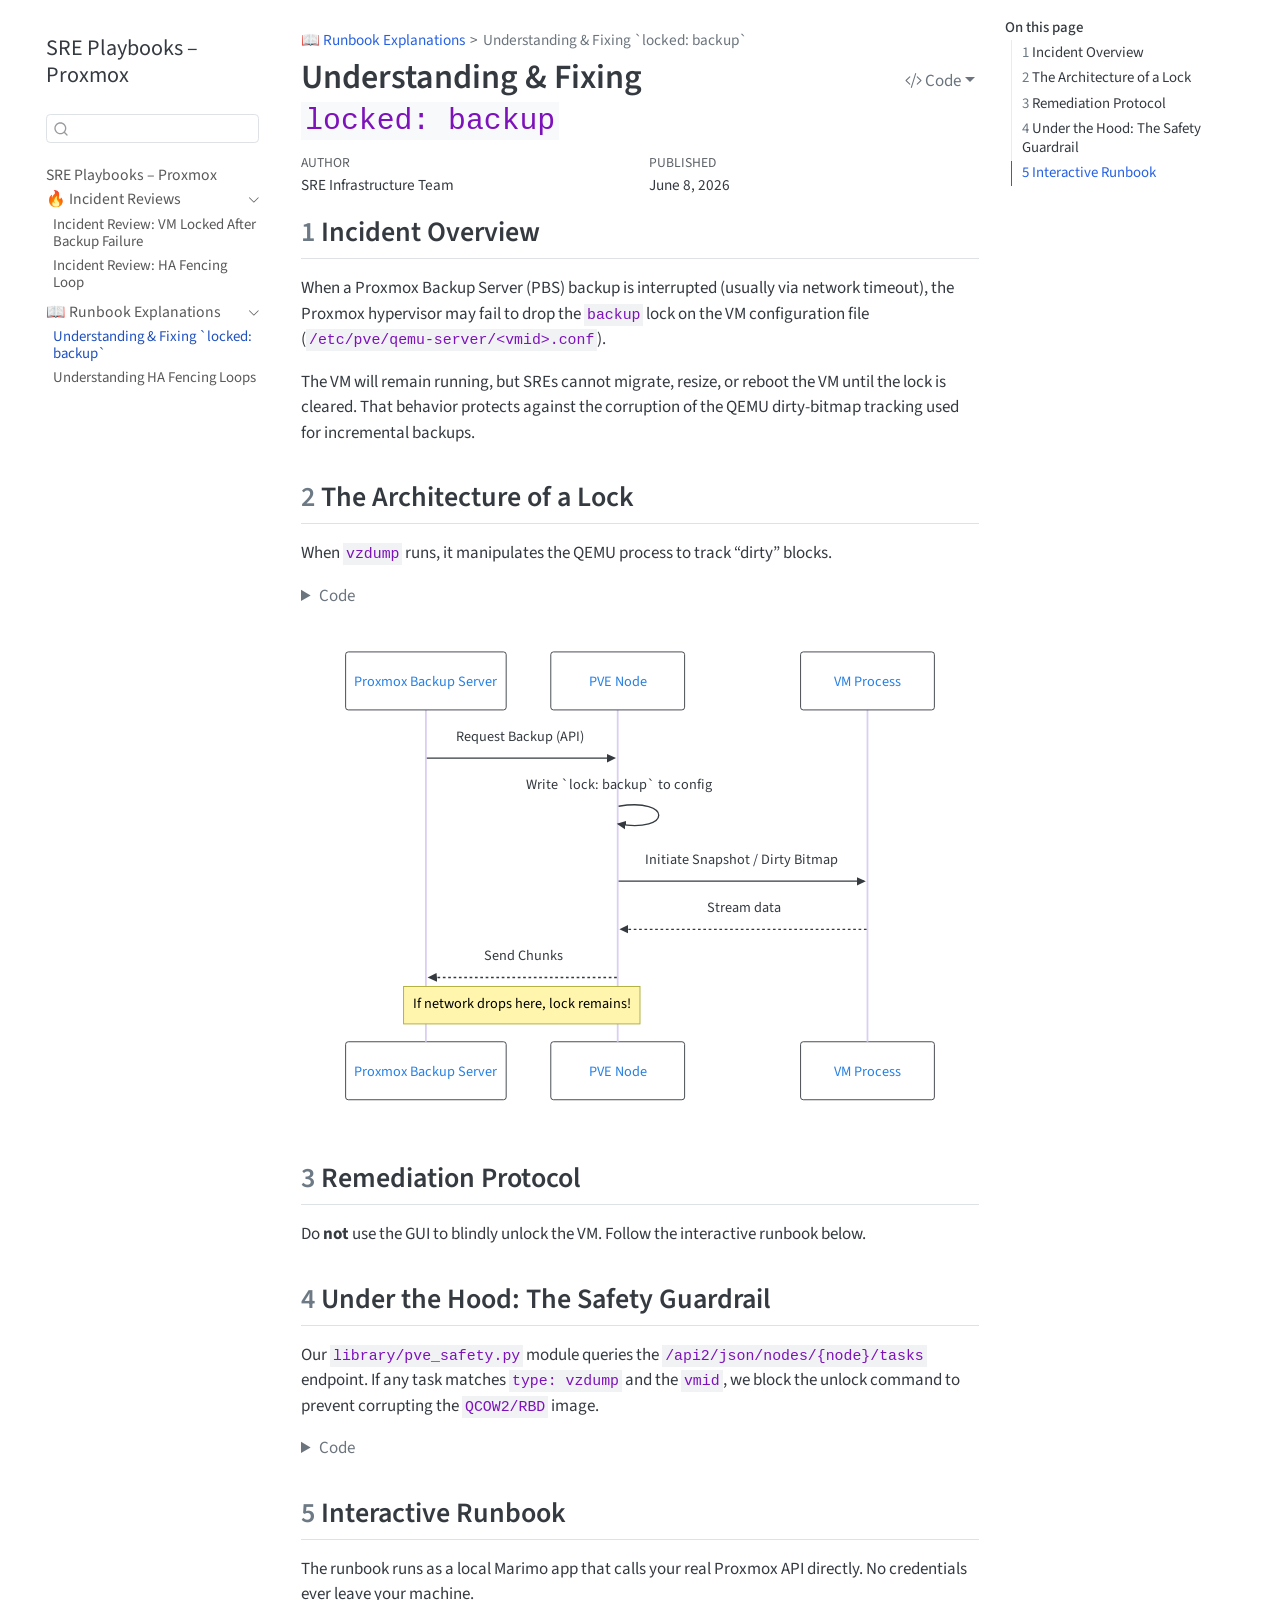
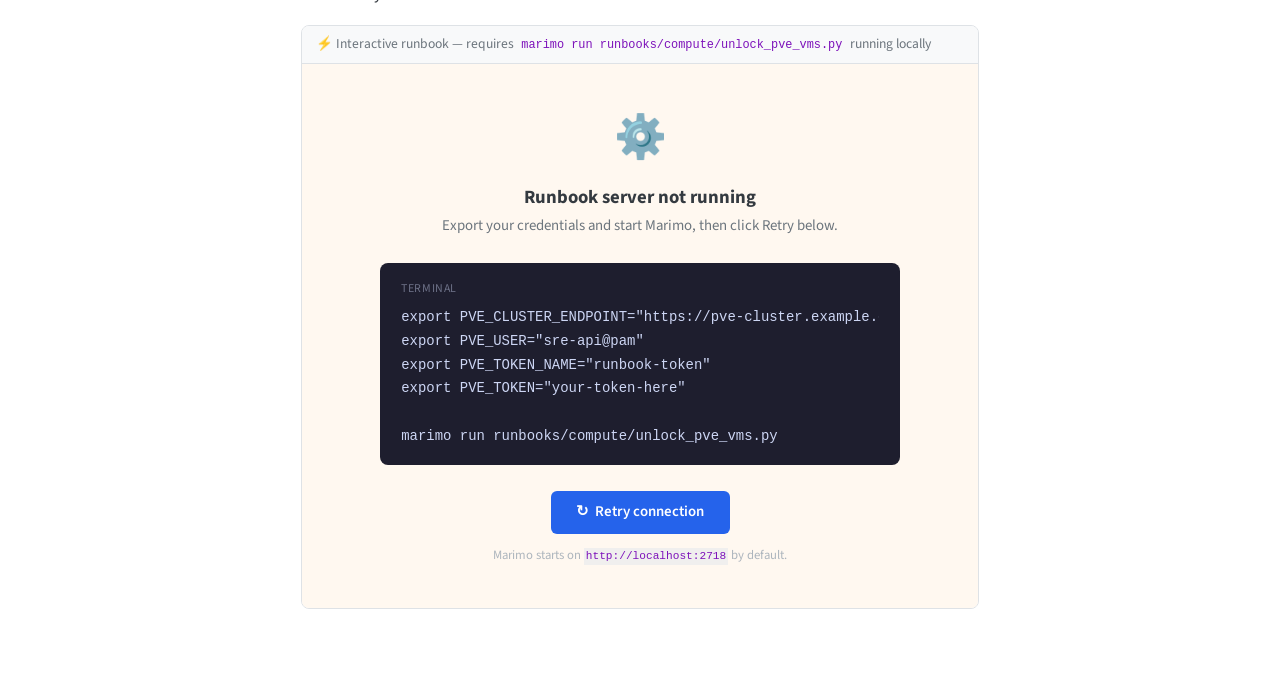
<file: previews/pr-/runbook-explanation/unlock_pve_vms.html>
<!DOCTYPE html>
<html xmlns="http://www.w3.org/1999/xhtml" lang="en" xml:lang="en"><head>

<meta charset="utf-8">
<meta name="generator" content="quarto-1.9.38">

<meta name="viewport" content="width=device-width, initial-scale=1.0, user-scalable=yes">

<meta name="author" content="SRE Infrastructure Team">
<meta name="dcterms.date" content="2026-06-08">

<title>Understanding &amp; Fixing locked: backup – SRE Playbooks – Proxmox</title>
<style>
/* Default styles provided by pandoc.
** See https://pandoc.org/MANUAL.html#variables-for-html for config info.
*/
code{white-space: pre-wrap;}
span.smallcaps{font-variant: small-caps;}
div.columns{display: flex; gap: min(4vw, 1.5em);}
div.column{flex: auto; overflow-x: auto;}
div.hanging-indent{margin-left: 1.5em; text-indent: -1.5em;}
ul.task-list{list-style: none;}
ul.task-list li input[type="checkbox"] {
  width: 0.8em;
  margin: 0 0.8em 0.2em -1em; /* quarto-specific, see https://github.com/quarto-dev/quarto-cli/issues/4556 */ 
  vertical-align: middle;
}
/* CSS for syntax highlighting */
html { -webkit-text-size-adjust: 100%; }
pre > code.sourceCode { white-space: pre; position: relative; }
pre > code.sourceCode > span { display: inline-block; line-height: 1.25; }
pre > code.sourceCode > span:empty { height: 1.2em; }
.sourceCode { overflow: visible; }
code.sourceCode > span { color: inherit; text-decoration: inherit; }
div.sourceCode { margin: 1em 0; }
pre.sourceCode { margin: 0; }
@media screen {
div.sourceCode { overflow: auto; }
}
@media print {
pre > code.sourceCode { white-space: pre-wrap; }
pre > code.sourceCode > span { text-indent: -5em; padding-left: 5em; }
}
pre.numberSource code
  { counter-reset: source-line 0; }
pre.numberSource code > span
  { position: relative; left: -4em; counter-increment: source-line; }
pre.numberSource code > span > a:first-child::before
  { content: counter(source-line);
    position: relative; left: -1em; text-align: right; vertical-align: baseline;
    border: none; display: inline-block;
    -webkit-touch-callout: none; -webkit-user-select: none;
    -khtml-user-select: none; -moz-user-select: none;
    -ms-user-select: none; user-select: none;
    padding: 0 4px; width: 4em;
  }
pre.numberSource { margin-left: 3em;  padding-left: 4px; }
div.sourceCode
  {   }
@media screen {
pre > code.sourceCode > span > a:first-child::before { text-decoration: underline; }
}
</style>


<script src="../site_libs/quarto-nav/quarto-nav.js"></script>
<script src="../site_libs/quarto-nav/headroom.min.js"></script>
<script src="../site_libs/clipboard/clipboard.min.js"></script>
<script src="../site_libs/quarto-search/autocomplete.umd.js"></script>
<script src="../site_libs/quarto-search/fuse.min.js"></script>
<script src="../site_libs/quarto-search/quarto-search.js"></script>
<meta name="quarto:offset" content="../">
<script src="../site_libs/quarto-html/quarto.js" type="module"></script>
<script src="../site_libs/quarto-html/tabsets/tabsets.js" type="module"></script>
<script src="../site_libs/quarto-html/popper.min.js"></script>
<script src="../site_libs/quarto-html/tippy.umd.min.js"></script>
<script src="../site_libs/quarto-html/anchor.min.js"></script>
<link href="../site_libs/quarto-html/tippy.css" rel="stylesheet">
<link href="../site_libs/quarto-html/quarto-syntax-highlighting-15634bcf2e68342d4ad2dfa704d543f6.css" rel="stylesheet" id="quarto-text-highlighting-styles">
<script src="../site_libs/bootstrap/bootstrap.min.js"></script>
<link href="../site_libs/bootstrap/bootstrap-icons.css" rel="stylesheet">
<link href="../site_libs/bootstrap/bootstrap-eab2be7250f584328c98fcd9a03b5673.min.css" rel="stylesheet" append-hash="true" id="quarto-bootstrap" data-mode="light">
<script id="quarto-search-options" type="application/json">{
  "location": "sidebar",
  "copy-button": false,
  "collapse-after": 3,
  "panel-placement": "start",
  "type": "textbox",
  "limit": 50,
  "keyboard-shortcut": [
    "f",
    "/",
    "s"
  ],
  "show-item-context": false,
  "language": {
    "search-no-results-text": "No results",
    "search-matching-documents-text": "matching documents",
    "search-copy-link-title": "Copy link to search",
    "search-hide-matches-text": "Hide additional matches",
    "search-more-match-text": "more match in this document",
    "search-more-matches-text": "more matches in this document",
    "search-clear-button-title": "Clear",
    "search-text-placeholder": "",
    "search-detached-cancel-button-title": "Cancel",
    "search-submit-button-title": "Submit",
    "search-label": "Search"
  }
}</script>
<script src="../site_libs/quarto-diagram/mermaid.min.js"></script>
<script src="../site_libs/quarto-diagram/mermaid-init.js"></script>
<link href="../site_libs/quarto-diagram/mermaid.css" rel="stylesheet">


</head>

<body class="nav-sidebar floating quarto-light">

<div id="quarto-search-results"></div>
  <header id="quarto-header" class="headroom fixed-top">
  <nav class="quarto-secondary-nav">
    <div class="container-fluid d-flex">
      <button type="button" class="quarto-btn-toggle btn" data-bs-toggle="collapse" role="button" data-bs-target=".quarto-sidebar-collapse-item" aria-controls="quarto-sidebar" aria-expanded="false" aria-label="Toggle sidebar navigation" onclick="if (window.quartoToggleHeadroom) { window.quartoToggleHeadroom(); }">
        <i class="bi bi-layout-text-sidebar-reverse"></i>
      </button>
        <nav class="quarto-page-breadcrumbs" aria-label="breadcrumb"><ol class="breadcrumb"><li class="breadcrumb-item"><a href="../runbook-explanation/unlock_pve_vms.html">📖 Runbook Explanations</a></li><li class="breadcrumb-item"><a href="../runbook-explanation/unlock_pve_vms.html">Understanding &amp; Fixing `locked: backup`</a></li></ol></nav>
        <a class="flex-grow-1" role="navigation" data-bs-toggle="collapse" data-bs-target=".quarto-sidebar-collapse-item" aria-controls="quarto-sidebar" aria-expanded="false" aria-label="Toggle sidebar navigation" onclick="if (window.quartoToggleHeadroom) { window.quartoToggleHeadroom(); }">      
        </a>
      <button type="button" class="btn quarto-search-button" aria-label="Search" onclick="window.quartoOpenSearch();">
        <i class="bi bi-search"></i>
      </button>
    </div>
  </nav>
</header>
<!-- content -->
<div id="quarto-content" class="quarto-container page-columns page-rows-contents page-layout-article">
<!-- sidebar -->
  <nav id="quarto-sidebar" class="sidebar collapse collapse-horizontal quarto-sidebar-collapse-item sidebar-navigation floating overflow-auto">
    <div class="pt-lg-2 mt-2 text-left sidebar-header">
    <div class="sidebar-title mb-0 py-0">
      <a href="../">SRE Playbooks – Proxmox</a> 
    </div>
      </div>
        <div class="mt-2 flex-shrink-0 align-items-center">
        <div class="sidebar-search">
        <div id="quarto-search" class="" title="Search"></div>
        </div>
        </div>
    <div class="sidebar-menu-container"> 
    <ul class="list-unstyled mt-1">
        <li class="sidebar-item">
  <div class="sidebar-item-container"> 
  <a href="../index.html" class="sidebar-item-text sidebar-link">
 <span class="menu-text">SRE Playbooks – Proxmox</span></a>
  </div>
</li>
        <li class="sidebar-item sidebar-item-section">
      <div class="sidebar-item-container"> 
            <a class="sidebar-item-text sidebar-link text-start" data-bs-toggle="collapse" data-bs-target="#quarto-sidebar-section-1" role="navigation" aria-expanded="true">
 <span class="menu-text">🔥 Incident Reviews</span></a>
          <a class="sidebar-item-toggle text-start" data-bs-toggle="collapse" data-bs-target="#quarto-sidebar-section-1" role="navigation" aria-expanded="true" aria-label="Toggle section">
            <i class="bi bi-chevron-right ms-2"></i>
          </a> 
      </div>
      <ul id="quarto-sidebar-section-1" class="collapse list-unstyled sidebar-section depth1 show">  
          <li class="sidebar-item">
  <div class="sidebar-item-container"> 
  <a href="../incident-reviews/unlock_pve_vms.html" class="sidebar-item-text sidebar-link">
 <span class="menu-text">Incident Review: VM Locked After Backup Failure</span></a>
  </div>
</li>
          <li class="sidebar-item">
  <div class="sidebar-item-container"> 
  <a href="../incident-reviews/ha_fencing_loop.html" class="sidebar-item-text sidebar-link">
 <span class="menu-text">Incident Review: HA Fencing Loop</span></a>
  </div>
</li>
      </ul>
  </li>
        <li class="sidebar-item sidebar-item-section">
      <div class="sidebar-item-container"> 
            <a class="sidebar-item-text sidebar-link text-start" data-bs-toggle="collapse" data-bs-target="#quarto-sidebar-section-2" role="navigation" aria-expanded="true">
 <span class="menu-text">📖 Runbook Explanations</span></a>
          <a class="sidebar-item-toggle text-start" data-bs-toggle="collapse" data-bs-target="#quarto-sidebar-section-2" role="navigation" aria-expanded="true" aria-label="Toggle section">
            <i class="bi bi-chevron-right ms-2"></i>
          </a> 
      </div>
      <ul id="quarto-sidebar-section-2" class="collapse list-unstyled sidebar-section depth1 show">  
          <li class="sidebar-item">
  <div class="sidebar-item-container"> 
  <a href="../runbook-explanation/unlock_pve_vms.html" class="sidebar-item-text sidebar-link active">
 <span class="menu-text">Understanding &amp; Fixing `locked: backup`</span></a>
  </div>
</li>
          <li class="sidebar-item">
  <div class="sidebar-item-container"> 
  <a href="../runbook-explanation/ha_fencing_loop.html" class="sidebar-item-text sidebar-link">
 <span class="menu-text">Understanding HA Fencing Loops</span></a>
  </div>
</li>
      </ul>
  </li>
    </ul>
    </div>
</nav>
<div id="quarto-sidebar-glass" class="quarto-sidebar-collapse-item" data-bs-toggle="collapse" data-bs-target=".quarto-sidebar-collapse-item"></div>
<!-- margin-sidebar -->
    <div id="quarto-margin-sidebar" class="sidebar margin-sidebar">
        <nav id="TOC" role="doc-toc" class="toc-active">
    <h2 id="toc-title">On this page</h2>
   
  <ul>
  <li><a href="#incident-overview" id="toc-incident-overview" class="nav-link active" data-scroll-target="#incident-overview"><span class="header-section-number">1</span> Incident Overview</a></li>
  <li><a href="#the-architecture-of-a-lock" id="toc-the-architecture-of-a-lock" class="nav-link" data-scroll-target="#the-architecture-of-a-lock"><span class="header-section-number">2</span> The Architecture of a Lock</a></li>
  <li><a href="#remediation-protocol" id="toc-remediation-protocol" class="nav-link" data-scroll-target="#remediation-protocol"><span class="header-section-number">3</span> Remediation Protocol</a></li>
  <li><a href="#under-the-hood-the-safety-guardrail" id="toc-under-the-hood-the-safety-guardrail" class="nav-link" data-scroll-target="#under-the-hood-the-safety-guardrail"><span class="header-section-number">4</span> Under the Hood: The Safety Guardrail</a></li>
  <li><a href="#interactive-runbook" id="toc-interactive-runbook" class="nav-link" data-scroll-target="#interactive-runbook"><span class="header-section-number">5</span> Interactive Runbook</a></li>
  </ul>
</nav>
    </div>
<!-- main -->
<main class="content" id="quarto-document-content">

<header id="title-block-header" class="quarto-title-block default"><nav class="quarto-page-breadcrumbs quarto-title-breadcrumbs d-none d-lg-block" aria-label="breadcrumb"><ol class="breadcrumb"><li class="breadcrumb-item"><a href="../runbook-explanation/unlock_pve_vms.html">📖 Runbook Explanations</a></li><li class="breadcrumb-item"><a href="../runbook-explanation/unlock_pve_vms.html">Understanding &amp; Fixing `locked: backup`</a></li></ol></nav>
<div class="quarto-title">
<div class="quarto-title-block"><div><h1 class="title">Understanding &amp; Fixing <code>locked: backup</code></h1><button type="button" class="btn code-tools-button dropdown-toggle" id="quarto-code-tools-menu" data-bs-toggle="dropdown" aria-expanded="false"><i class="bi"></i> Code</button><ul class="dropdown-menu dropdown-menu-end" aria-labelelledby="quarto-code-tools-menu"><li><a id="quarto-show-all-code" class="dropdown-item" href="javascript:void(0)" role="button">Show All Code</a></li><li><a id="quarto-hide-all-code" class="dropdown-item" href="javascript:void(0)" role="button">Hide All Code</a></li><li><hr class="dropdown-divider"></li><li><a id="quarto-view-source" class="dropdown-item" href="javascript:void(0)" role="button">View Source</a></li></ul></div></div>
</div>



<div class="quarto-title-meta">

    <div>
    <div class="quarto-title-meta-heading">Author</div>
    <div class="quarto-title-meta-contents">
             <p>SRE Infrastructure Team </p>
          </div>
  </div>
    
    <div>
    <div class="quarto-title-meta-heading">Published</div>
    <div class="quarto-title-meta-contents">
      <p class="date">June 8, 2026</p>
    </div>
  </div>
  
    
  </div>
  


</header>


<section id="incident-overview" class="level2" data-number="1">
<h2 data-number="1" class="anchored" data-anchor-id="incident-overview"><span class="header-section-number">1</span> Incident Overview</h2>
<p>When a Proxmox Backup Server (PBS) backup is interrupted (usually via network timeout), the Proxmox hypervisor may fail to drop the <code>backup</code> lock on the VM configuration file (<code>/etc/pve/qemu-server/&lt;vmid&gt;.conf</code>).</p>
<p>The VM will remain running, but SREs cannot migrate, resize, or reboot the VM until the lock is cleared. That behavior protects against the corruption of the QEMU dirty-bitmap tracking used for incremental backups.</p>
</section>
<section id="the-architecture-of-a-lock" class="level2" data-number="2">
<h2 data-number="2" class="anchored" data-anchor-id="the-architecture-of-a-lock"><span class="header-section-number">2</span> The Architecture of a Lock</h2>
<p>When <code>vzdump</code> runs, it manipulates the QEMU process to track “dirty” blocks.</p>
<div class="cell" data-layout-align="default">
<details class="code-fold">
<summary>Code</summary>
<div class="code-copy-outer-scaffold"><div class="sourceCode cell-code" id="cb1"><pre class="sourceCode default code-with-copy"><code class="sourceCode default"><span id="cb1-1"><a href="#cb1-1" aria-hidden="true" tabindex="-1"></a>sequenceDiagram</span>
<span id="cb1-2"><a href="#cb1-2" aria-hidden="true" tabindex="-1"></a>    participant PBS as Proxmox Backup Server</span>
<span id="cb1-3"><a href="#cb1-3" aria-hidden="true" tabindex="-1"></a>    participant PVE as PVE Node</span>
<span id="cb1-4"><a href="#cb1-4" aria-hidden="true" tabindex="-1"></a>    participant QEMU as VM Process</span>
<span id="cb1-5"><a href="#cb1-5" aria-hidden="true" tabindex="-1"></a></span>
<span id="cb1-6"><a href="#cb1-6" aria-hidden="true" tabindex="-1"></a>    PBS-&gt;&gt;PVE: Request Backup (API)</span>
<span id="cb1-7"><a href="#cb1-7" aria-hidden="true" tabindex="-1"></a>    PVE-&gt;&gt;PVE: Write `lock: backup` to config</span>
<span id="cb1-8"><a href="#cb1-8" aria-hidden="true" tabindex="-1"></a>    PVE-&gt;&gt;QEMU: Initiate Snapshot / Dirty Bitmap</span>
<span id="cb1-9"><a href="#cb1-9" aria-hidden="true" tabindex="-1"></a>    QEMU--&gt;&gt;PVE: Stream data</span>
<span id="cb1-10"><a href="#cb1-10" aria-hidden="true" tabindex="-1"></a>    PVE--&gt;&gt;PBS: Send Chunks</span>
<span id="cb1-11"><a href="#cb1-11" aria-hidden="true" tabindex="-1"></a>    Note over PBS,PVE: If network drops here, lock remains!</span></code></pre></div><button title="Copy to Clipboard" class="code-copy-button"><i class="bi"></i></button></div>
</details>
<div class="cell-output-display">
<div>
<p></p><figure class="figure"><p></p>
<div>
<pre class="mermaid mermaid-js">sequenceDiagram
    participant PBS as Proxmox Backup Server
    participant PVE as PVE Node
    participant QEMU as VM Process

    PBS-&gt;&gt;PVE: Request Backup (API)
    PVE-&gt;&gt;PVE: Write `lock: backup` to config
    PVE-&gt;&gt;QEMU: Initiate Snapshot / Dirty Bitmap
    QEMU--&gt;&gt;PVE: Stream data
    PVE--&gt;&gt;PBS: Send Chunks
    Note over PBS,PVE: If network drops here, lock remains!
</pre>
</div>
<p></p></figure><p></p>
</div>
</div>
</div>
</section>
<section id="remediation-protocol" class="level2" data-number="3">
<h2 data-number="3" class="anchored" data-anchor-id="remediation-protocol"><span class="header-section-number">3</span> Remediation Protocol</h2>
<p>Do <strong>not</strong> use the GUI to blindly unlock the VM. Follow the interactive runbook below.</p>
</section>
<section id="under-the-hood-the-safety-guardrail" class="level2" data-number="4">
<h2 data-number="4" class="anchored" data-anchor-id="under-the-hood-the-safety-guardrail"><span class="header-section-number">4</span> Under the Hood: The Safety Guardrail</h2>
<p>Our <code>library/pve_safety.py</code> module queries the <code>/api2/json/nodes/{node}/tasks</code> endpoint. If any task matches <code>type: vzdump</code> and the <code>vmid</code>, we block the unlock command to prevent corrupting the <code>QCOW2/RBD</code> image.</p>
<div id="ea0cb599" class="cell" data-execution_count="1">
<details class="code-fold">
<summary>Code</summary>
<div class="code-copy-outer-scaffold"><div class="sourceCode cell-code" id="cb2"><pre class="sourceCode python code-with-copy"><code class="sourceCode python"><span id="cb2-1"><a href="#cb2-1" aria-hidden="true" tabindex="-1"></a><span class="co"># Core safety logic abstraction</span></span>
<span id="cb2-2"><a href="#cb2-2" aria-hidden="true" tabindex="-1"></a>tasks <span class="op">=</span> proxmox.nodes(node).tasks.get()</span>
<span id="cb2-3"><a href="#cb2-3" aria-hidden="true" tabindex="-1"></a><span class="cf">for</span> task <span class="kw">in</span> tasks:</span>
<span id="cb2-4"><a href="#cb2-4" aria-hidden="true" tabindex="-1"></a>    <span class="cf">if</span> task[<span class="st">'status'</span>] <span class="op">==</span> <span class="st">'running'</span> <span class="kw">and</span> task[<span class="st">'type'</span>] <span class="op">==</span> <span class="st">'vzdump'</span>:</span>
<span id="cb2-5"><a href="#cb2-5" aria-hidden="true" tabindex="-1"></a>        <span class="cf">raise</span> <span class="pp">Exception</span>(<span class="st">"Unsafe to unlock!"</span>)</span></code></pre></div><button title="Copy to Clipboard" class="code-copy-button"><i class="bi"></i></button></div>
</details>
</div>
</section>
<section id="interactive-runbook" class="level2" data-number="5">
<h2 data-number="5" class="anchored" data-anchor-id="interactive-runbook"><span class="header-section-number">5</span> Interactive Runbook</h2>
<p>The runbook runs as a local Marimo app that calls your real Proxmox API directly. No credentials ever leave your machine.</p>
<div style="border: 1px solid #dee2e6; border-radius: 8px; overflow: hidden; margin-top: 1rem;">
  <div style="background: #f8f9fa; padding: 8px 14px; font-size: 0.8rem; color: #6c757d; border-bottom: 1px solid #dee2e6;">
    ⚡ Interactive runbook — requires <code>marimo run runbooks/compute/unlock_pve_vms.py</code> running locally
  </div>
  <iframe id="marimo-frame" src="http://localhost:2718" width="100%" height="720px" style="border: none; display: block;" title="Unlock PVE VMs — interactive runbook">
  </iframe>
  <div id="marimo-offline" style="display:none; padding: 2.5rem 2rem; background:#fff8f0; font-family: inherit;">

    <div style="max-width: 520px; margin: 0 auto; text-align: center;">
      <div style="font-size: 2.5rem; margin-bottom: 0.75rem;">⚙️</div>
      <p style="margin: 0 0 0.25rem; font-weight: 700; font-size: 1.1rem; color: #343a40;">
        Runbook server not running
      </p>
      <p style="margin: 0 0 1.5rem; font-size: 0.875rem; color: #6c757d;">
        Export your credentials and start Marimo, then click Retry below.
      </p>

      <div style="background:#1e1e2e; border-radius:8px; padding: 1rem 1.25rem; text-align:left; margin-bottom:1.5rem; position:relative;">
        <div style="font-size:0.7rem; color:#6c7086; margin-bottom:0.5rem; text-transform:uppercase; letter-spacing:0.05em;">terminal</div>
        <pre style="margin:0; color:#cdd6f4; font-size:0.82rem; line-height:1.7; overflow-x:auto;">export PVE_CLUSTER_ENDPOINT="https://pve-cluster.example.com"
export PVE_USER="sre-api@pam"
export PVE_TOKEN_NAME="runbook-token"
export PVE_TOKEN="your-token-here"

marimo run runbooks/compute/unlock_pve_vms.py</pre>
      </div>

      <button onclick="retryMarimo()" style="
          background: #2563eb; color: white; border: none;
          padding: 0.6rem 1.5rem; border-radius: 6px;
          font-size: 0.875rem; font-weight: 600;
          cursor: pointer; transition: background 0.2s;
        " onmouseover="this.style.background='#1d4ed8'" onmouseout="this.style.background='#2563eb'">
        ↻ &nbsp;Retry connection
      </button>
      <p style="margin: 0.75rem 0 0; font-size: 0.75rem; color:#adb5bd;">
        Marimo starts on <code>http://localhost:2718</code> by default.
      </p>
    </div>

  </div>
</div>

<script>
  const frame   = document.getElementById("marimo-frame");
  const offline = document.getElementById("marimo-offline");

  function showOffline() {
    frame.style.display   = "none";
    offline.style.display = "block";
  }

  function showOnline() {
    offline.style.display = "none";
    frame.style.display   = "block";
  }

  function retryMarimo() {
    fetch("http://localhost:2718", { mode: "no-cors" })
      .then(() => {
        frame.src = "http://localhost:2718";
        showOnline();
      })
      .catch(() => {
        const btn = document.querySelector("#marimo-offline button");
        btn.textContent = "Still unreachable — try again";
        setTimeout(() => { btn.innerHTML = "↻ &nbsp;Retry connection"; }, 2500);
      });
  }

  fetch("http://localhost:2718", { mode: "no-cors" })
    .then(() => { /* reachable — leave iframe visible */ })
    .catch(() => showOffline());
</script>


<!-- -->

</section>

</main> <!-- /main -->
<script id="quarto-html-after-body" type="application/javascript">
  window.document.addEventListener("DOMContentLoaded", function (event) {
    const icon = "";
    const anchorJS = new window.AnchorJS();
    anchorJS.options = {
      placement: 'right',
      icon: icon
    };
    anchorJS.add('.anchored');
    const isCodeAnnotation = (el) => {
      for (const clz of el.classList) {
        if (clz.startsWith('code-annotation-')) {                     
          return true;
        }
      }
      return false;
    }
    const onCopySuccess = function(e) {
      // button target
      const button = e.trigger;
      // don't keep focus
      button.blur();
      // flash "checked"
      button.classList.add('code-copy-button-checked');
      var currentTitle = button.getAttribute("title");
      button.setAttribute("title", "Copied!");
      let tooltip;
      if (window.bootstrap) {
        button.setAttribute("data-bs-toggle", "tooltip");
        button.setAttribute("data-bs-placement", "left");
        button.setAttribute("data-bs-title", "Copied!");
        tooltip = new bootstrap.Tooltip(button, 
          { trigger: "manual", 
            customClass: "code-copy-button-tooltip",
            offset: [0, -8]});
        tooltip.show();    
      }
      setTimeout(function() {
        if (tooltip) {
          tooltip.hide();
          button.removeAttribute("data-bs-title");
          button.removeAttribute("data-bs-toggle");
          button.removeAttribute("data-bs-placement");
        }
        button.setAttribute("title", currentTitle);
        button.classList.remove('code-copy-button-checked');
      }, 1000);
      // clear code selection
      e.clearSelection();
    }
    const getTextToCopy = function(trigger) {
      const outerScaffold = trigger.parentElement.cloneNode(true);
      const codeEl = outerScaffold.querySelector('code');
      for (const childEl of codeEl.children) {
        if (isCodeAnnotation(childEl)) {
          childEl.remove();
        }
      }
      return codeEl.innerText;
    }
    const clipboard = new window.ClipboardJS('.code-copy-button:not([data-in-quarto-modal])', {
      text: getTextToCopy
    });
    clipboard.on('success', onCopySuccess);
    if (window.document.getElementById('quarto-embedded-source-code-modal')) {
      const clipboardModal = new window.ClipboardJS('.code-copy-button[data-in-quarto-modal]', {
        text: getTextToCopy,
        container: window.document.getElementById('quarto-embedded-source-code-modal')
      });
      clipboardModal.on('success', onCopySuccess);
    }
    const viewSource = window.document.getElementById('quarto-view-source') ||
                       window.document.getElementById('quarto-code-tools-source');
    if (viewSource) {
      const sourceUrl = viewSource.getAttribute("data-quarto-source-url");
      viewSource.addEventListener("click", function(e) {
        if (sourceUrl) {
          // rstudio viewer pane
          if (/\bcapabilities=\b/.test(window.location)) {
            window.open(sourceUrl);
          } else {
            window.location.href = sourceUrl;
          }
        } else {
          const modal = new bootstrap.Modal(document.getElementById('quarto-embedded-source-code-modal'));
          modal.show();
        }
        return false;
      });
    }
    function toggleCodeHandler(show) {
      return function(e) {
        const detailsSrc = window.document.querySelectorAll(".cell > details > .sourceCode");
        for (let i=0; i<detailsSrc.length; i++) {
          const details = detailsSrc[i].parentElement;
          if (show) {
            details.open = true;
          } else {
            details.removeAttribute("open");
          }
        }
        const cellCodeDivs = window.document.querySelectorAll(".cell > .sourceCode");
        const fromCls = show ? "hidden" : "unhidden";
        const toCls = show ? "unhidden" : "hidden";
        for (let i=0; i<cellCodeDivs.length; i++) {
          const codeDiv = cellCodeDivs[i];
          if (codeDiv.classList.contains(fromCls)) {
            codeDiv.classList.remove(fromCls);
            codeDiv.classList.add(toCls);
          } 
        }
        return false;
      }
    }
    const hideAllCode = window.document.getElementById("quarto-hide-all-code");
    if (hideAllCode) {
      hideAllCode.addEventListener("click", toggleCodeHandler(false));
    }
    const showAllCode = window.document.getElementById("quarto-show-all-code");
    if (showAllCode) {
      showAllCode.addEventListener("click", toggleCodeHandler(true));
    }
      var localhostRegex = new RegExp(/^(?:http|https):\/\/localhost\:?[0-9]*\//);
      var mailtoRegex = new RegExp(/^mailto:/);
        var filterRegex = new RegExp('/' + window.location.host + '/');
      var isInternal = (href) => {
          return filterRegex.test(href) || localhostRegex.test(href) || mailtoRegex.test(href);
      }
      // Inspect non-navigation links and adorn them if external
     var links = window.document.querySelectorAll('a[href]:not(.nav-link):not(.navbar-brand):not(.toc-action):not(.sidebar-link):not(.sidebar-item-toggle):not(.pagination-link):not(.no-external):not([aria-hidden]):not(.dropdown-item):not(.quarto-navigation-tool):not(.about-link)');
      for (var i=0; i<links.length; i++) {
        const link = links[i];
        if (!isInternal(link.href)) {
          // undo the damage that might have been done by quarto-nav.js in the case of
          // links that we want to consider external
          if (link.dataset.originalHref !== undefined) {
            link.href = link.dataset.originalHref;
          }
        }
      }
    function tippyHover(el, contentFn, onTriggerFn, onUntriggerFn) {
      const config = {
        allowHTML: true,
        maxWidth: 500,
        delay: 100,
        arrow: false,
        appendTo: function(el) {
            return el.parentElement;
        },
        interactive: true,
        interactiveBorder: 10,
        theme: 'quarto',
        placement: 'bottom-start',
      };
      if (contentFn) {
        config.content = contentFn;
      }
      if (onTriggerFn) {
        config.onTrigger = onTriggerFn;
      }
      if (onUntriggerFn) {
        config.onUntrigger = onUntriggerFn;
      }
      window.tippy(el, config); 
    }
    const noterefs = window.document.querySelectorAll('a[role="doc-noteref"]');
    for (var i=0; i<noterefs.length; i++) {
      const ref = noterefs[i];
      tippyHover(ref, function() {
        // use id or data attribute instead here
        let href = ref.getAttribute('data-footnote-href') || ref.getAttribute('href');
        try { href = new URL(href).hash; } catch {}
        const id = href.replace(/^#\/?/, "");
        const note = window.document.getElementById(id);
        if (note) {
          return note.innerHTML;
        } else {
          return "";
        }
      });
    }
    const xrefs = window.document.querySelectorAll('a.quarto-xref');
    const processXRef = (id, note) => {
      // Strip column container classes
      const stripColumnClz = (el) => {
        el.classList.remove("page-full", "page-columns");
        if (el.children) {
          for (const child of el.children) {
            stripColumnClz(child);
          }
        }
      }
      stripColumnClz(note)
      if (id === null || id.startsWith('sec-')) {
        // Special case sections, only their first couple elements
        const container = document.createElement("div");
        if (note.children && note.children.length > 2) {
          container.appendChild(note.children[0].cloneNode(true));
          for (let i = 1; i < note.children.length; i++) {
            const child = note.children[i];
            if (child.tagName === "P" && child.innerText === "") {
              continue;
            } else {
              container.appendChild(child.cloneNode(true));
              break;
            }
          }
          if (window.Quarto?.typesetMath) {
            window.Quarto.typesetMath(container);
          }
          return container.innerHTML
        } else {
          if (window.Quarto?.typesetMath) {
            window.Quarto.typesetMath(note);
          }
          return note.innerHTML;
        }
      } else {
        // Remove any anchor links if they are present
        const anchorLink = note.querySelector('a.anchorjs-link');
        if (anchorLink) {
          anchorLink.remove();
        }
        if (window.Quarto?.typesetMath) {
          window.Quarto.typesetMath(note);
        }
        if (note.classList.contains("callout")) {
          return note.outerHTML;
        } else {
          return note.innerHTML;
        }
      }
    }
    for (var i=0; i<xrefs.length; i++) {
      const xref = xrefs[i];
      tippyHover(xref, undefined, function(instance) {
        instance.disable();
        let url = xref.getAttribute('href');
        let hash = undefined; 
        if (url.startsWith('#')) {
          hash = url;
        } else {
          try { hash = new URL(url).hash; } catch {}
        }
        if (hash) {
          const id = hash.replace(/^#\/?/, "");
          const note = window.document.getElementById(id);
          if (note !== null) {
            try {
              const html = processXRef(id, note.cloneNode(true));
              instance.setContent(html);
            } finally {
              instance.enable();
              instance.show();
            }
          } else {
            // See if we can fetch this
            fetch(url.split('#')[0])
            .then(res => res.text())
            .then(html => {
              const parser = new DOMParser();
              const htmlDoc = parser.parseFromString(html, "text/html");
              const note = htmlDoc.getElementById(id);
              if (note !== null) {
                const html = processXRef(id, note);
                instance.setContent(html);
              } 
            }).finally(() => {
              instance.enable();
              instance.show();
            });
          }
        } else {
          // See if we can fetch a full url (with no hash to target)
          // This is a special case and we should probably do some content thinning / targeting
          fetch(url)
          .then(res => res.text())
          .then(html => {
            const parser = new DOMParser();
            const htmlDoc = parser.parseFromString(html, "text/html");
            const note = htmlDoc.querySelector('main.content');
            if (note !== null) {
              // This should only happen for chapter cross references
              // (since there is no id in the URL)
              // remove the first header
              if (note.children.length > 0 && note.children[0].tagName === "HEADER") {
                note.children[0].remove();
              }
              const html = processXRef(null, note);
              instance.setContent(html);
            } 
          }).finally(() => {
            instance.enable();
            instance.show();
          });
        }
      }, function(instance) {
      });
    }
        let selectedAnnoteEl;
        const selectorForAnnotation = ( cell, annotation) => {
          let cellAttr = 'data-code-cell="' + cell + '"';
          let lineAttr = 'data-code-annotation="' +  annotation + '"';
          const selector = 'span[' + cellAttr + '][' + lineAttr + ']';
          return selector;
        }
        const selectCodeLines = (annoteEl) => {
          const doc = window.document;
          const targetCell = annoteEl.getAttribute("data-target-cell");
          const targetAnnotation = annoteEl.getAttribute("data-target-annotation");
          const annoteSpan = window.document.querySelector(selectorForAnnotation(targetCell, targetAnnotation));
          const lines = annoteSpan.getAttribute("data-code-lines").split(",");
          const lineIds = lines.map((line) => {
            return targetCell + "-" + line;
          })
          let top = null;
          let height = null;
          let parent = null;
          if (lineIds.length > 0) {
              //compute the position of the single el (top and bottom and make a div)
              const el = window.document.getElementById(lineIds[0]);
              top = el.offsetTop;
              height = el.offsetHeight;
              parent = el.parentElement.parentElement;
            if (lineIds.length > 1) {
              const lastEl = window.document.getElementById(lineIds[lineIds.length - 1]);
              const bottom = lastEl.offsetTop + lastEl.offsetHeight;
              height = bottom - top;
            }
            if (top !== null && height !== null && parent !== null) {
              // cook up a div (if necessary) and position it 
              let div = window.document.getElementById("code-annotation-line-highlight");
              if (div === null) {
                div = window.document.createElement("div");
                div.setAttribute("id", "code-annotation-line-highlight");
                div.style.position = 'absolute';
                parent.appendChild(div);
              }
              div.style.top = top - 2 + "px";
              div.style.height = height + 4 + "px";
              div.style.left = 0;
              let gutterDiv = window.document.getElementById("code-annotation-line-highlight-gutter");
              if (gutterDiv === null) {
                gutterDiv = window.document.createElement("div");
                gutterDiv.setAttribute("id", "code-annotation-line-highlight-gutter");
                gutterDiv.style.position = 'absolute';
                const codeCell = window.document.getElementById(targetCell);
                const gutter = codeCell.querySelector('.code-annotation-gutter');
                gutter.appendChild(gutterDiv);
              }
              gutterDiv.style.top = top - 2 + "px";
              gutterDiv.style.height = height + 4 + "px";
            }
            selectedAnnoteEl = annoteEl;
          }
        };
        const unselectCodeLines = () => {
          const elementsIds = ["code-annotation-line-highlight", "code-annotation-line-highlight-gutter"];
          elementsIds.forEach((elId) => {
            const div = window.document.getElementById(elId);
            if (div) {
              div.remove();
            }
          });
          selectedAnnoteEl = undefined;
        };
          // Handle positioning of the toggle
      window.addEventListener(
        "resize",
        throttle(() => {
          elRect = undefined;
          if (selectedAnnoteEl) {
            selectCodeLines(selectedAnnoteEl);
          }
        }, 10)
      );
      function throttle(fn, ms) {
      let throttle = false;
      let timer;
        return (...args) => {
          if(!throttle) { // first call gets through
              fn.apply(this, args);
              throttle = true;
          } else { // all the others get throttled
              if(timer) clearTimeout(timer); // cancel #2
              timer = setTimeout(() => {
                fn.apply(this, args);
                timer = throttle = false;
              }, ms);
          }
        };
      }
        // Attach click handler to the DT
        const annoteDls = window.document.querySelectorAll('dt[data-target-cell]');
        for (const annoteDlNode of annoteDls) {
          annoteDlNode.addEventListener('click', (event) => {
            const clickedEl = event.target;
            if (clickedEl !== selectedAnnoteEl) {
              unselectCodeLines();
              const activeEl = window.document.querySelector('dt[data-target-cell].code-annotation-active');
              if (activeEl) {
                activeEl.classList.remove('code-annotation-active');
              }
              selectCodeLines(clickedEl);
              clickedEl.classList.add('code-annotation-active');
            } else {
              // Unselect the line
              unselectCodeLines();
              clickedEl.classList.remove('code-annotation-active');
            }
          });
        }
    const findCites = (el) => {
      const parentEl = el.parentElement;
      if (parentEl) {
        const cites = parentEl.dataset.cites;
        if (cites) {
          return {
            el,
            cites: cites.split(' ')
          };
        } else {
          return findCites(el.parentElement)
        }
      } else {
        return undefined;
      }
    };
    var bibliorefs = window.document.querySelectorAll('a[role="doc-biblioref"]');
    for (var i=0; i<bibliorefs.length; i++) {
      const ref = bibliorefs[i];
      const citeInfo = findCites(ref);
      if (citeInfo) {
        tippyHover(citeInfo.el, function() {
          var popup = window.document.createElement('div');
          citeInfo.cites.forEach(function(cite) {
            var citeDiv = window.document.createElement('div');
            citeDiv.classList.add('hanging-indent');
            citeDiv.classList.add('csl-entry');
            var biblioDiv = window.document.getElementById('ref-' + cite);
            if (biblioDiv) {
              citeDiv.innerHTML = biblioDiv.innerHTML;
            }
            popup.appendChild(citeDiv);
          });
          return popup.innerHTML;
        });
      }
    }
  });
  </script><div class="modal fade" id="quarto-embedded-source-code-modal" tabindex="-1" aria-labelledby="quarto-embedded-source-code-modal-label" aria-hidden="true"><div class="modal-dialog modal-dialog-scrollable"><div class="modal-content"><div class="modal-header"><h5 class="modal-title" id="quarto-embedded-source-code-modal-label">Source Code</h5><button class="btn-close" data-bs-dismiss="modal"></button></div><div class="modal-body"><div class="">
<div class="code-copy-outer-scaffold"><div class="sourceCode" id="cb3" data-shortcodes="false"><pre class="sourceCode markdown code-with-copy"><code class="sourceCode markdown"><span id="cb3-1"><a href="#cb3-1" aria-hidden="true" tabindex="-1"></a><span class="co">---</span></span>
<span id="cb3-2"><a href="#cb3-2" aria-hidden="true" tabindex="-1"></a><span class="an">title:</span><span class="co"> "Understanding &amp; Fixing `locked: backup`"</span></span>
<span id="cb3-3"><a href="#cb3-3" aria-hidden="true" tabindex="-1"></a><span class="an">author:</span><span class="co"> "SRE Infrastructure Team"</span></span>
<span id="cb3-4"><a href="#cb3-4" aria-hidden="true" tabindex="-1"></a><span class="an">date:</span><span class="co"> today</span></span>
<span id="cb3-5"><a href="#cb3-5" aria-hidden="true" tabindex="-1"></a><span class="an">format:</span></span>
<span id="cb3-6"><a href="#cb3-6" aria-hidden="true" tabindex="-1"></a><span class="co">  html:</span></span>
<span id="cb3-7"><a href="#cb3-7" aria-hidden="true" tabindex="-1"></a><span class="co">    toc: true</span></span>
<span id="cb3-8"><a href="#cb3-8" aria-hidden="true" tabindex="-1"></a><span class="co">    code-fold: true</span></span>
<span id="cb3-9"><a href="#cb3-9" aria-hidden="true" tabindex="-1"></a><span class="co">    theme: cosmo</span></span>
<span id="cb3-10"><a href="#cb3-10" aria-hidden="true" tabindex="-1"></a><span class="an">execute:</span></span>
<span id="cb3-11"><a href="#cb3-11" aria-hidden="true" tabindex="-1"></a><span class="co">  echo: true</span></span>
<span id="cb3-12"><a href="#cb3-12" aria-hidden="true" tabindex="-1"></a><span class="co">  warning: false</span></span>
<span id="cb3-13"><a href="#cb3-13" aria-hidden="true" tabindex="-1"></a><span class="co">---</span></span>
<span id="cb3-14"><a href="#cb3-14" aria-hidden="true" tabindex="-1"></a></span>
<span id="cb3-15"><a href="#cb3-15" aria-hidden="true" tabindex="-1"></a><span class="fu">## Incident Overview</span></span>
<span id="cb3-16"><a href="#cb3-16" aria-hidden="true" tabindex="-1"></a></span>
<span id="cb3-17"><a href="#cb3-17" aria-hidden="true" tabindex="-1"></a>When a Proxmox Backup Server (PBS) backup is interrupted (usually via network timeout), the Proxmox hypervisor may fail to drop the <span class="in">`backup`</span> lock on the VM configuration file (<span class="in">`/etc/pve/qemu-server/&lt;vmid&gt;.conf`</span>).</span>
<span id="cb3-18"><a href="#cb3-18" aria-hidden="true" tabindex="-1"></a></span>
<span id="cb3-19"><a href="#cb3-19" aria-hidden="true" tabindex="-1"></a>The VM will remain running, but SREs cannot migrate, resize, or reboot the VM until the lock is cleared. That behavior protects against the corruption of the QEMU dirty-bitmap tracking used for incremental backups.</span>
<span id="cb3-20"><a href="#cb3-20" aria-hidden="true" tabindex="-1"></a></span>
<span id="cb3-21"><a href="#cb3-21" aria-hidden="true" tabindex="-1"></a><span class="fu">## The Architecture of a Lock</span></span>
<span id="cb3-22"><a href="#cb3-22" aria-hidden="true" tabindex="-1"></a>When <span class="in">`vzdump`</span> runs, it manipulates the QEMU process to track "dirty" blocks.</span>
<span id="cb3-23"><a href="#cb3-23" aria-hidden="true" tabindex="-1"></a></span>
<span id="cb3-26"><a href="#cb3-26" aria-hidden="true" tabindex="-1"></a><span class="in">```{mermaid}</span></span>
<span id="cb3-27"><a href="#cb3-27" aria-hidden="true" tabindex="-1"></a>sequenceDiagram</span>
<span id="cb3-28"><a href="#cb3-28" aria-hidden="true" tabindex="-1"></a>    participant PBS as Proxmox Backup Server</span>
<span id="cb3-29"><a href="#cb3-29" aria-hidden="true" tabindex="-1"></a>    participant PVE as PVE Node</span>
<span id="cb3-30"><a href="#cb3-30" aria-hidden="true" tabindex="-1"></a>    participant QEMU as VM Process</span>
<span id="cb3-31"><a href="#cb3-31" aria-hidden="true" tabindex="-1"></a></span>
<span id="cb3-32"><a href="#cb3-32" aria-hidden="true" tabindex="-1"></a>    PBS-&gt;&gt;PVE: Request Backup (API)</span>
<span id="cb3-33"><a href="#cb3-33" aria-hidden="true" tabindex="-1"></a>    PVE-&gt;&gt;PVE: Write <span class="ot">`</span><span class="st">lock: backup</span><span class="ot">`</span> to config</span>
<span id="cb3-34"><a href="#cb3-34" aria-hidden="true" tabindex="-1"></a>    PVE-&gt;&gt;QEMU: Initiate Snapshot / Dirty Bitmap</span>
<span id="cb3-35"><a href="#cb3-35" aria-hidden="true" tabindex="-1"></a>    QEMU--&gt;&gt;PVE: Stream data</span>
<span id="cb3-36"><a href="#cb3-36" aria-hidden="true" tabindex="-1"></a>    PVE--&gt;&gt;PBS: Send Chunks</span>
<span id="cb3-37"><a href="#cb3-37" aria-hidden="true" tabindex="-1"></a>    Note over PBS,PVE: If network drops here, <span class="fu">lock</span> remains!</span>
<span id="cb3-38"><a href="#cb3-38" aria-hidden="true" tabindex="-1"></a><span class="in">```</span></span>
<span id="cb3-39"><a href="#cb3-39" aria-hidden="true" tabindex="-1"></a></span>
<span id="cb3-40"><a href="#cb3-40" aria-hidden="true" tabindex="-1"></a><span class="fu">## Remediation Protocol</span></span>
<span id="cb3-41"><a href="#cb3-41" aria-hidden="true" tabindex="-1"></a>Do **not** use the GUI to blindly unlock the VM. Follow the interactive runbook below.</span>
<span id="cb3-42"><a href="#cb3-42" aria-hidden="true" tabindex="-1"></a></span>
<span id="cb3-43"><a href="#cb3-43" aria-hidden="true" tabindex="-1"></a><span class="fu">## Under the Hood: The Safety Guardrail</span></span>
<span id="cb3-44"><a href="#cb3-44" aria-hidden="true" tabindex="-1"></a>Our <span class="in">`library/pve_safety.py`</span> module queries the <span class="in">`/api2/json/nodes/{node}/tasks`</span> endpoint. If any task matches <span class="in">`type: vzdump`</span> and the <span class="in">`vmid`</span>, we block the unlock command to prevent corrupting the <span class="in">`QCOW2/RBD`</span> image.</span>
<span id="cb3-45"><a href="#cb3-45" aria-hidden="true" tabindex="-1"></a></span>
<span id="cb3-48"><a href="#cb3-48" aria-hidden="true" tabindex="-1"></a><span class="in">```{python}</span></span>
<span id="cb3-49"><a href="#cb3-49" aria-hidden="true" tabindex="-1"></a><span class="co">#| eval: false</span></span>
<span id="cb3-50"><a href="#cb3-50" aria-hidden="true" tabindex="-1"></a><span class="co"># Core safety logic abstraction</span></span>
<span id="cb3-51"><a href="#cb3-51" aria-hidden="true" tabindex="-1"></a>tasks <span class="op">=</span> proxmox.nodes(node).tasks.get()</span>
<span id="cb3-52"><a href="#cb3-52" aria-hidden="true" tabindex="-1"></a><span class="cf">for</span> task <span class="kw">in</span> tasks:</span>
<span id="cb3-53"><a href="#cb3-53" aria-hidden="true" tabindex="-1"></a>    <span class="cf">if</span> task[<span class="st">'status'</span>] <span class="op">==</span> <span class="st">'running'</span> <span class="kw">and</span> task[<span class="st">'type'</span>] <span class="op">==</span> <span class="st">'vzdump'</span>:</span>
<span id="cb3-54"><a href="#cb3-54" aria-hidden="true" tabindex="-1"></a>        <span class="cf">raise</span> <span class="pp">Exception</span>(<span class="st">"Unsafe to unlock!"</span>)</span>
<span id="cb3-55"><a href="#cb3-55" aria-hidden="true" tabindex="-1"></a><span class="in">```</span></span>
<span id="cb3-56"><a href="#cb3-56" aria-hidden="true" tabindex="-1"></a></span>
<span id="cb3-57"><a href="#cb3-57" aria-hidden="true" tabindex="-1"></a><span class="fu">## Interactive Runbook</span></span>
<span id="cb3-58"><a href="#cb3-58" aria-hidden="true" tabindex="-1"></a></span>
<span id="cb3-59"><a href="#cb3-59" aria-hidden="true" tabindex="-1"></a>The runbook runs as a local Marimo app that calls your real Proxmox API directly. No credentials ever leave your machine.</span>
<span id="cb3-60"><a href="#cb3-60" aria-hidden="true" tabindex="-1"></a></span>
<span id="cb3-61"><a href="#cb3-61" aria-hidden="true" tabindex="-1"></a><span class="in">```{=html}</span></span>
<span id="cb3-62"><a href="#cb3-62" aria-hidden="true" tabindex="-1"></a><span class="in">&lt;div style="border: 1px solid #dee2e6; border-radius: 8px; overflow: hidden; margin-top: 1rem;"&gt;</span></span>
<span id="cb3-63"><a href="#cb3-63" aria-hidden="true" tabindex="-1"></a><span class="in">  &lt;div style="background: #f8f9fa; padding: 8px 14px; font-size: 0.8rem; color: #6c757d; border-bottom: 1px solid #dee2e6;"&gt;</span></span>
<span id="cb3-64"><a href="#cb3-64" aria-hidden="true" tabindex="-1"></a><span class="in">    ⚡ Interactive runbook — requires &lt;code&gt;marimo run runbooks/compute/unlock_pve_vms.py&lt;/code&gt; running locally</span></span>
<span id="cb3-65"><a href="#cb3-65" aria-hidden="true" tabindex="-1"></a><span class="in">  &lt;/div&gt;</span></span>
<span id="cb3-66"><a href="#cb3-66" aria-hidden="true" tabindex="-1"></a><span class="in">  &lt;iframe</span></span>
<span id="cb3-67"><a href="#cb3-67" aria-hidden="true" tabindex="-1"></a><span class="in">    id="marimo-frame"</span></span>
<span id="cb3-68"><a href="#cb3-68" aria-hidden="true" tabindex="-1"></a><span class="in">    src="http://localhost:2718"</span></span>
<span id="cb3-69"><a href="#cb3-69" aria-hidden="true" tabindex="-1"></a><span class="in">    width="100%"</span></span>
<span id="cb3-70"><a href="#cb3-70" aria-hidden="true" tabindex="-1"></a><span class="in">    height="720px"</span></span>
<span id="cb3-71"><a href="#cb3-71" aria-hidden="true" tabindex="-1"></a><span class="in">    style="border: none; display: block;"</span></span>
<span id="cb3-72"><a href="#cb3-72" aria-hidden="true" tabindex="-1"></a><span class="in">    title="Unlock PVE VMs — interactive runbook"&gt;</span></span>
<span id="cb3-73"><a href="#cb3-73" aria-hidden="true" tabindex="-1"></a><span class="in">  &lt;/iframe&gt;</span></span>
<span id="cb3-74"><a href="#cb3-74" aria-hidden="true" tabindex="-1"></a><span class="in">  &lt;div id="marimo-offline" style="display:none; padding: 2.5rem 2rem; background:#fff8f0; font-family: inherit;"&gt;</span></span>
<span id="cb3-75"><a href="#cb3-75" aria-hidden="true" tabindex="-1"></a></span>
<span id="cb3-76"><a href="#cb3-76" aria-hidden="true" tabindex="-1"></a><span class="in">    &lt;div style="max-width: 520px; margin: 0 auto; text-align: center;"&gt;</span></span>
<span id="cb3-77"><a href="#cb3-77" aria-hidden="true" tabindex="-1"></a><span class="in">      &lt;div style="font-size: 2.5rem; margin-bottom: 0.75rem;"&gt;⚙️&lt;/div&gt;</span></span>
<span id="cb3-78"><a href="#cb3-78" aria-hidden="true" tabindex="-1"></a><span class="in">      &lt;p style="margin: 0 0 0.25rem; font-weight: 700; font-size: 1.1rem; color: #343a40;"&gt;</span></span>
<span id="cb3-79"><a href="#cb3-79" aria-hidden="true" tabindex="-1"></a><span class="in">        Runbook server not running</span></span>
<span id="cb3-80"><a href="#cb3-80" aria-hidden="true" tabindex="-1"></a><span class="in">      &lt;/p&gt;</span></span>
<span id="cb3-81"><a href="#cb3-81" aria-hidden="true" tabindex="-1"></a><span class="in">      &lt;p style="margin: 0 0 1.5rem; font-size: 0.875rem; color: #6c757d;"&gt;</span></span>
<span id="cb3-82"><a href="#cb3-82" aria-hidden="true" tabindex="-1"></a><span class="in">        Export your credentials and start Marimo, then click Retry below.</span></span>
<span id="cb3-83"><a href="#cb3-83" aria-hidden="true" tabindex="-1"></a><span class="in">      &lt;/p&gt;</span></span>
<span id="cb3-84"><a href="#cb3-84" aria-hidden="true" tabindex="-1"></a></span>
<span id="cb3-85"><a href="#cb3-85" aria-hidden="true" tabindex="-1"></a><span class="in">      &lt;div style="background:#1e1e2e; border-radius:8px; padding: 1rem 1.25rem; text-align:left; margin-bottom:1.5rem; position:relative;"&gt;</span></span>
<span id="cb3-86"><a href="#cb3-86" aria-hidden="true" tabindex="-1"></a><span class="in">        &lt;div style="font-size:0.7rem; color:#6c7086; margin-bottom:0.5rem; text-transform:uppercase; letter-spacing:0.05em;"&gt;terminal&lt;/div&gt;</span></span>
<span id="cb3-87"><a href="#cb3-87" aria-hidden="true" tabindex="-1"></a><span class="in">        &lt;pre style="margin:0; color:#cdd6f4; font-size:0.82rem; line-height:1.7; overflow-x:auto;"&gt;export PVE_CLUSTER_ENDPOINT="https://pve-cluster.example.com"</span></span>
<span id="cb3-88"><a href="#cb3-88" aria-hidden="true" tabindex="-1"></a><span class="in">export PVE_USER="sre-api@pam"</span></span>
<span id="cb3-89"><a href="#cb3-89" aria-hidden="true" tabindex="-1"></a><span class="in">export PVE_TOKEN_NAME="runbook-token"</span></span>
<span id="cb3-90"><a href="#cb3-90" aria-hidden="true" tabindex="-1"></a><span class="in">export PVE_TOKEN="your-token-here"</span></span>
<span id="cb3-91"><a href="#cb3-91" aria-hidden="true" tabindex="-1"></a></span>
<span id="cb3-92"><a href="#cb3-92" aria-hidden="true" tabindex="-1"></a><span class="in">marimo run runbooks/compute/unlock_pve_vms.py&lt;/pre&gt;</span></span>
<span id="cb3-93"><a href="#cb3-93" aria-hidden="true" tabindex="-1"></a><span class="in">      &lt;/div&gt;</span></span>
<span id="cb3-94"><a href="#cb3-94" aria-hidden="true" tabindex="-1"></a></span>
<span id="cb3-95"><a href="#cb3-95" aria-hidden="true" tabindex="-1"></a><span class="in">      &lt;button</span></span>
<span id="cb3-96"><a href="#cb3-96" aria-hidden="true" tabindex="-1"></a><span class="in">        onclick="retryMarimo()"</span></span>
<span id="cb3-97"><a href="#cb3-97" aria-hidden="true" tabindex="-1"></a><span class="in">        style="</span></span>
<span id="cb3-98"><a href="#cb3-98" aria-hidden="true" tabindex="-1"></a><span class="in">          background: #2563eb; color: white; border: none;</span></span>
<span id="cb3-99"><a href="#cb3-99" aria-hidden="true" tabindex="-1"></a><span class="in">          padding: 0.6rem 1.5rem; border-radius: 6px;</span></span>
<span id="cb3-100"><a href="#cb3-100" aria-hidden="true" tabindex="-1"></a><span class="in">          font-size: 0.875rem; font-weight: 600;</span></span>
<span id="cb3-101"><a href="#cb3-101" aria-hidden="true" tabindex="-1"></a><span class="in">          cursor: pointer; transition: background 0.2s;</span></span>
<span id="cb3-102"><a href="#cb3-102" aria-hidden="true" tabindex="-1"></a><span class="in">        "</span></span>
<span id="cb3-103"><a href="#cb3-103" aria-hidden="true" tabindex="-1"></a><span class="in">        onmouseover="this.style.background='#1d4ed8'"</span></span>
<span id="cb3-104"><a href="#cb3-104" aria-hidden="true" tabindex="-1"></a><span class="in">        onmouseout="this.style.background='#2563eb'"</span></span>
<span id="cb3-105"><a href="#cb3-105" aria-hidden="true" tabindex="-1"></a><span class="in">      &gt;</span></span>
<span id="cb3-106"><a href="#cb3-106" aria-hidden="true" tabindex="-1"></a><span class="in">        ↻ &amp;nbsp;Retry connection</span></span>
<span id="cb3-107"><a href="#cb3-107" aria-hidden="true" tabindex="-1"></a><span class="in">      &lt;/button&gt;</span></span>
<span id="cb3-108"><a href="#cb3-108" aria-hidden="true" tabindex="-1"></a><span class="in">      &lt;p style="margin: 0.75rem 0 0; font-size: 0.75rem; color:#adb5bd;"&gt;</span></span>
<span id="cb3-109"><a href="#cb3-109" aria-hidden="true" tabindex="-1"></a><span class="in">        Marimo starts on &lt;code&gt;http://localhost:2718&lt;/code&gt; by default.</span></span>
<span id="cb3-110"><a href="#cb3-110" aria-hidden="true" tabindex="-1"></a><span class="in">      &lt;/p&gt;</span></span>
<span id="cb3-111"><a href="#cb3-111" aria-hidden="true" tabindex="-1"></a><span class="in">    &lt;/div&gt;</span></span>
<span id="cb3-112"><a href="#cb3-112" aria-hidden="true" tabindex="-1"></a></span>
<span id="cb3-113"><a href="#cb3-113" aria-hidden="true" tabindex="-1"></a><span class="in">  &lt;/div&gt;</span></span>
<span id="cb3-114"><a href="#cb3-114" aria-hidden="true" tabindex="-1"></a><span class="in">&lt;/div&gt;</span></span>
<span id="cb3-115"><a href="#cb3-115" aria-hidden="true" tabindex="-1"></a></span>
<span id="cb3-116"><a href="#cb3-116" aria-hidden="true" tabindex="-1"></a><span class="in">&lt;script&gt;</span></span>
<span id="cb3-117"><a href="#cb3-117" aria-hidden="true" tabindex="-1"></a><span class="in">  const frame   = document.getElementById("marimo-frame");</span></span>
<span id="cb3-118"><a href="#cb3-118" aria-hidden="true" tabindex="-1"></a><span class="in">  const offline = document.getElementById("marimo-offline");</span></span>
<span id="cb3-119"><a href="#cb3-119" aria-hidden="true" tabindex="-1"></a></span>
<span id="cb3-120"><a href="#cb3-120" aria-hidden="true" tabindex="-1"></a><span class="in">  function showOffline() {</span></span>
<span id="cb3-121"><a href="#cb3-121" aria-hidden="true" tabindex="-1"></a><span class="in">    frame.style.display   = "none";</span></span>
<span id="cb3-122"><a href="#cb3-122" aria-hidden="true" tabindex="-1"></a><span class="in">    offline.style.display = "block";</span></span>
<span id="cb3-123"><a href="#cb3-123" aria-hidden="true" tabindex="-1"></a><span class="in">  }</span></span>
<span id="cb3-124"><a href="#cb3-124" aria-hidden="true" tabindex="-1"></a></span>
<span id="cb3-125"><a href="#cb3-125" aria-hidden="true" tabindex="-1"></a><span class="in">  function showOnline() {</span></span>
<span id="cb3-126"><a href="#cb3-126" aria-hidden="true" tabindex="-1"></a><span class="in">    offline.style.display = "none";</span></span>
<span id="cb3-127"><a href="#cb3-127" aria-hidden="true" tabindex="-1"></a><span class="in">    frame.style.display   = "block";</span></span>
<span id="cb3-128"><a href="#cb3-128" aria-hidden="true" tabindex="-1"></a><span class="in">  }</span></span>
<span id="cb3-129"><a href="#cb3-129" aria-hidden="true" tabindex="-1"></a></span>
<span id="cb3-130"><a href="#cb3-130" aria-hidden="true" tabindex="-1"></a><span class="in">  function retryMarimo() {</span></span>
<span id="cb3-131"><a href="#cb3-131" aria-hidden="true" tabindex="-1"></a><span class="in">    fetch("http://localhost:2718", { mode: "no-cors" })</span></span>
<span id="cb3-132"><a href="#cb3-132" aria-hidden="true" tabindex="-1"></a><span class="in">      .then(() =&gt; {</span></span>
<span id="cb3-133"><a href="#cb3-133" aria-hidden="true" tabindex="-1"></a><span class="in">        frame.src = "http://localhost:2718";</span></span>
<span id="cb3-134"><a href="#cb3-134" aria-hidden="true" tabindex="-1"></a><span class="in">        showOnline();</span></span>
<span id="cb3-135"><a href="#cb3-135" aria-hidden="true" tabindex="-1"></a><span class="in">      })</span></span>
<span id="cb3-136"><a href="#cb3-136" aria-hidden="true" tabindex="-1"></a><span class="in">      .catch(() =&gt; {</span></span>
<span id="cb3-137"><a href="#cb3-137" aria-hidden="true" tabindex="-1"></a><span class="in">        const btn = document.querySelector("#marimo-offline button");</span></span>
<span id="cb3-138"><a href="#cb3-138" aria-hidden="true" tabindex="-1"></a><span class="in">        btn.textContent = "Still unreachable — try again";</span></span>
<span id="cb3-139"><a href="#cb3-139" aria-hidden="true" tabindex="-1"></a><span class="in">        setTimeout(() =&gt; { btn.innerHTML = "↻ &amp;nbsp;Retry connection"; }, 2500);</span></span>
<span id="cb3-140"><a href="#cb3-140" aria-hidden="true" tabindex="-1"></a><span class="in">      });</span></span>
<span id="cb3-141"><a href="#cb3-141" aria-hidden="true" tabindex="-1"></a><span class="in">  }</span></span>
<span id="cb3-142"><a href="#cb3-142" aria-hidden="true" tabindex="-1"></a></span>
<span id="cb3-143"><a href="#cb3-143" aria-hidden="true" tabindex="-1"></a><span class="in">  fetch("http://localhost:2718", { mode: "no-cors" })</span></span>
<span id="cb3-144"><a href="#cb3-144" aria-hidden="true" tabindex="-1"></a><span class="in">    .then(() =&gt; { /* reachable — leave iframe visible */ })</span></span>
<span id="cb3-145"><a href="#cb3-145" aria-hidden="true" tabindex="-1"></a><span class="in">    .catch(() =&gt; showOffline());</span></span>
<span id="cb3-146"><a href="#cb3-146" aria-hidden="true" tabindex="-1"></a><span class="in">&lt;/script&gt;</span></span>
<span id="cb3-147"><a href="#cb3-147" aria-hidden="true" tabindex="-1"></a><span class="in">```</span></span>
</code></pre></div><button title="Copy to Clipboard" class="code-copy-button" data-in-quarto-modal=""><i class="bi"></i></button></div>
</div></div></div></div></div>
</div> <!-- /content -->




</body></html>
</file>
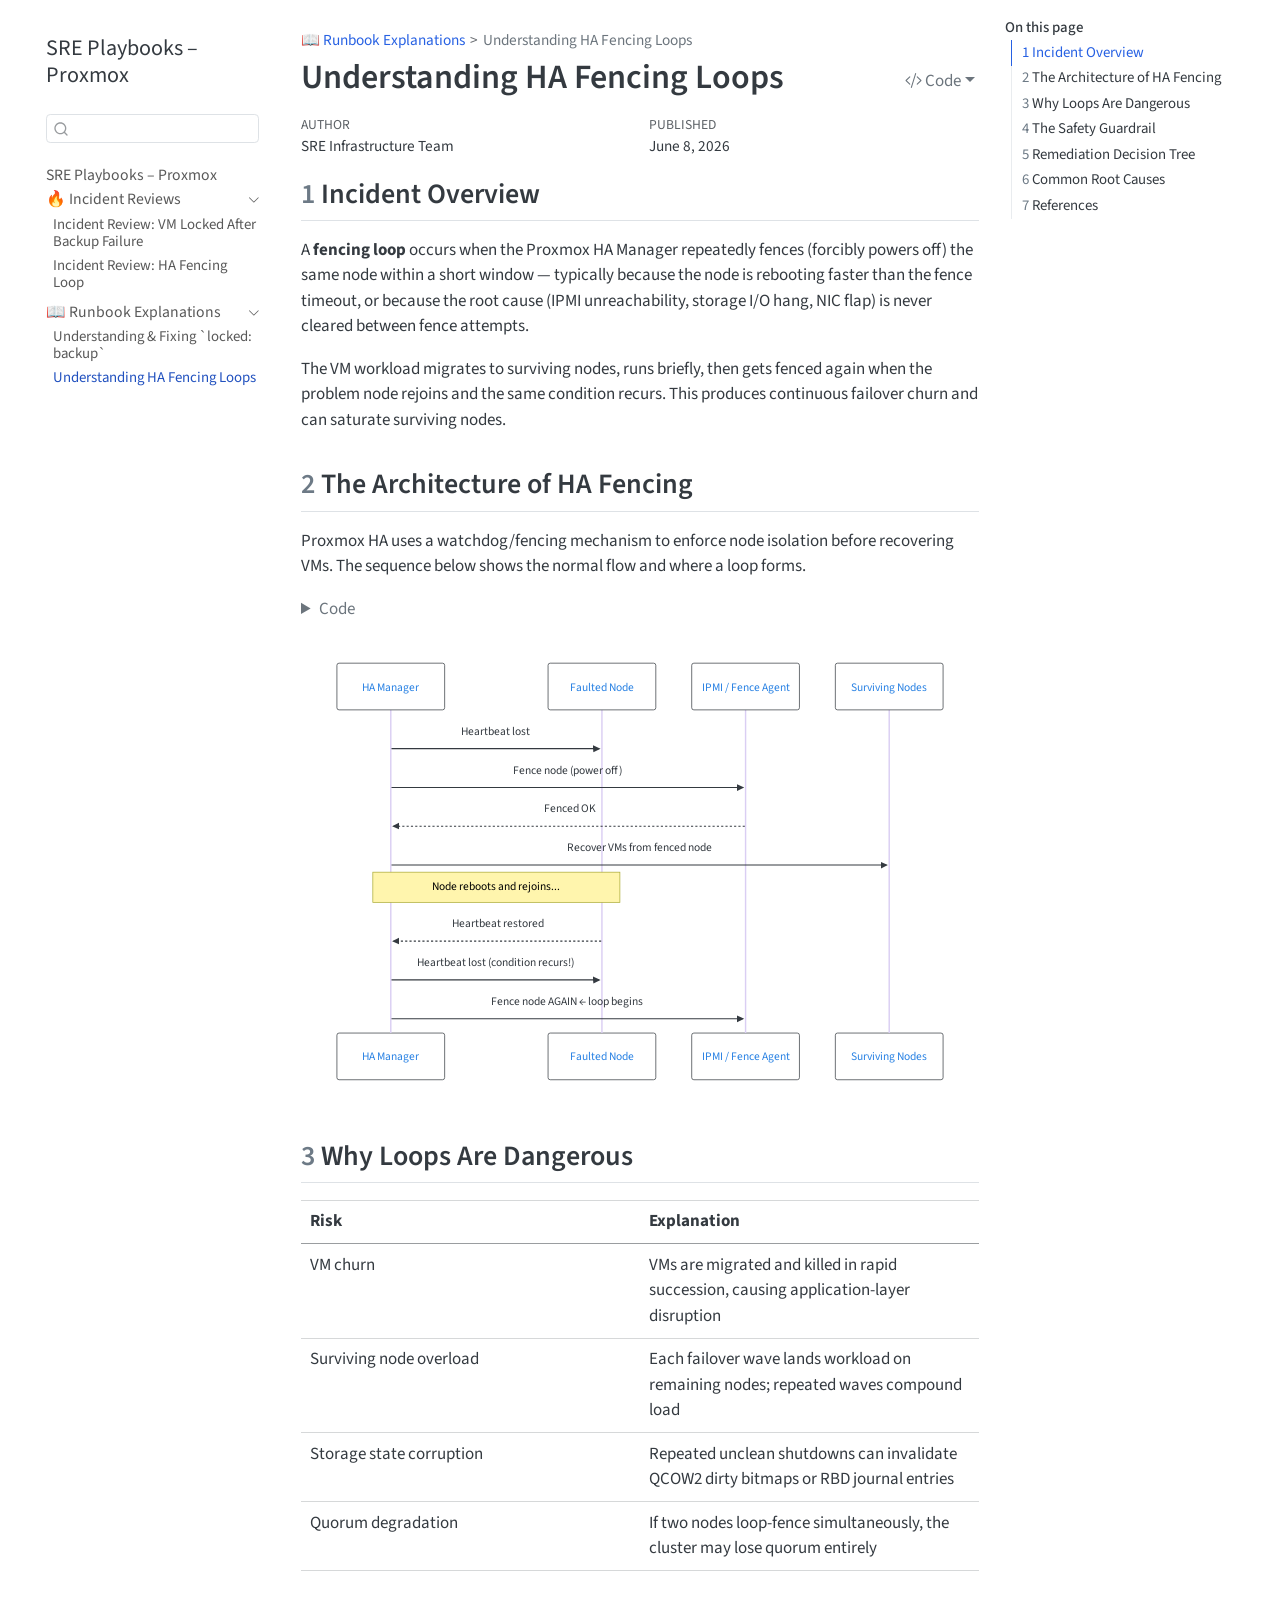
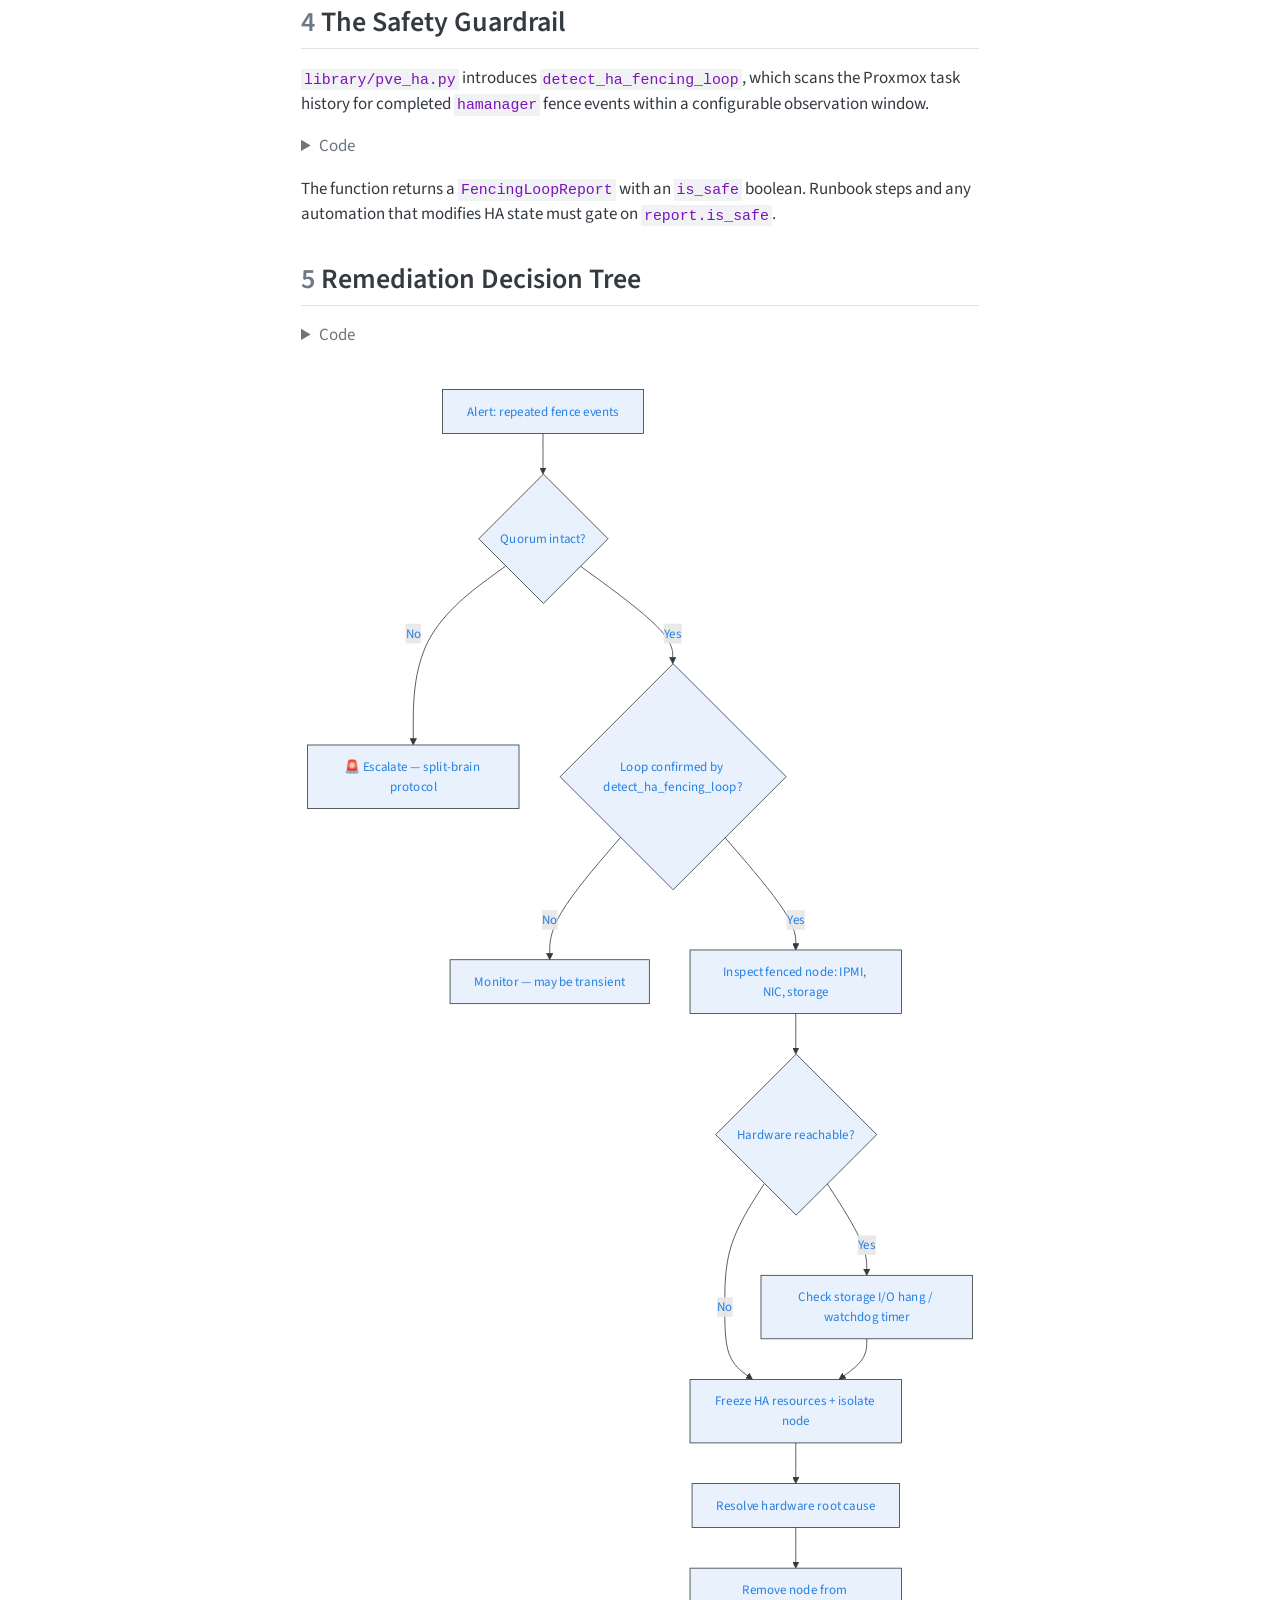
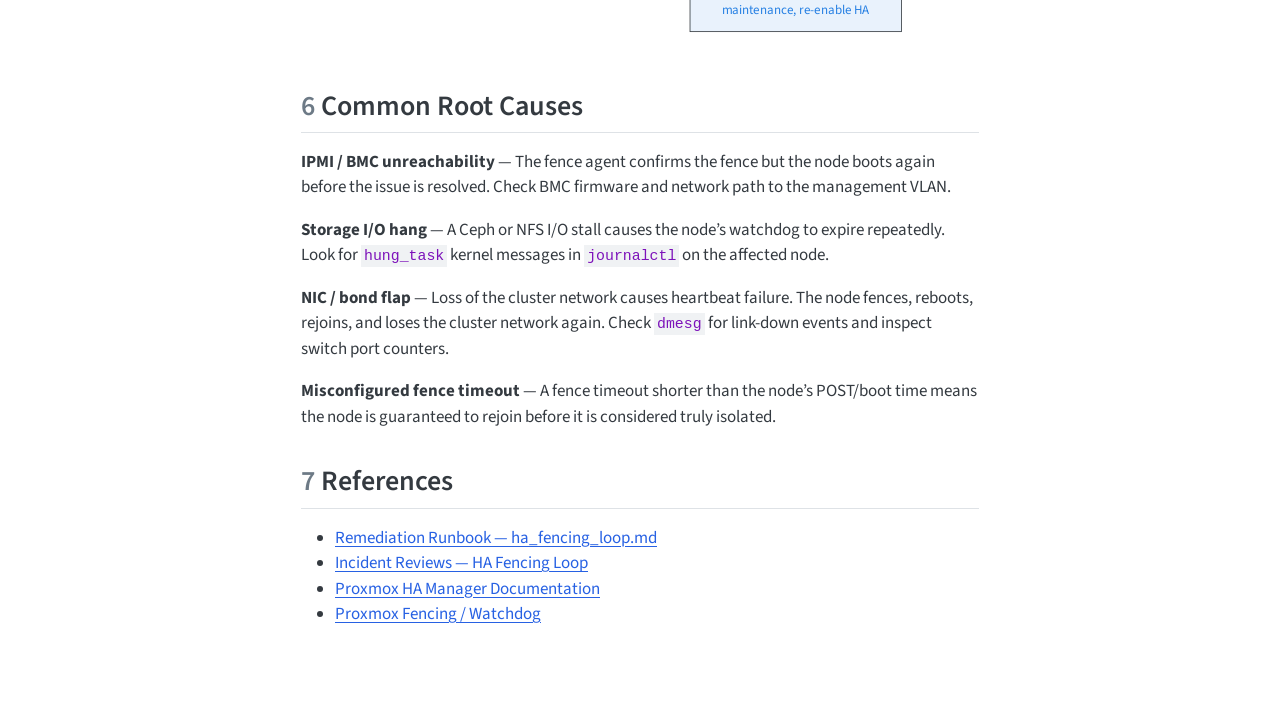
<file: previews/pr-16/runbook-explanation/ha_fencing_loop.html>
<!DOCTYPE html>
<html xmlns="http://www.w3.org/1999/xhtml" lang="en" xml:lang="en"><head>

<meta charset="utf-8">
<meta name="generator" content="quarto-1.9.38">

<meta name="viewport" content="width=device-width, initial-scale=1.0, user-scalable=yes">

<meta name="author" content="SRE Infrastructure Team">
<meta name="dcterms.date" content="2026-06-08">

<title>Understanding HA Fencing Loops – SRE Playbooks – Proxmox</title>
<style>
/* Default styles provided by pandoc.
** See https://pandoc.org/MANUAL.html#variables-for-html for config info.
*/
code{white-space: pre-wrap;}
span.smallcaps{font-variant: small-caps;}
div.columns{display: flex; gap: min(4vw, 1.5em);}
div.column{flex: auto; overflow-x: auto;}
div.hanging-indent{margin-left: 1.5em; text-indent: -1.5em;}
ul.task-list{list-style: none;}
ul.task-list li input[type="checkbox"] {
  width: 0.8em;
  margin: 0 0.8em 0.2em -1em; /* quarto-specific, see https://github.com/quarto-dev/quarto-cli/issues/4556 */ 
  vertical-align: middle;
}
/* CSS for syntax highlighting */
html { -webkit-text-size-adjust: 100%; }
pre > code.sourceCode { white-space: pre; position: relative; }
pre > code.sourceCode > span { display: inline-block; line-height: 1.25; }
pre > code.sourceCode > span:empty { height: 1.2em; }
.sourceCode { overflow: visible; }
code.sourceCode > span { color: inherit; text-decoration: inherit; }
div.sourceCode { margin: 1em 0; }
pre.sourceCode { margin: 0; }
@media screen {
div.sourceCode { overflow: auto; }
}
@media print {
pre > code.sourceCode { white-space: pre-wrap; }
pre > code.sourceCode > span { text-indent: -5em; padding-left: 5em; }
}
pre.numberSource code
  { counter-reset: source-line 0; }
pre.numberSource code > span
  { position: relative; left: -4em; counter-increment: source-line; }
pre.numberSource code > span > a:first-child::before
  { content: counter(source-line);
    position: relative; left: -1em; text-align: right; vertical-align: baseline;
    border: none; display: inline-block;
    -webkit-touch-callout: none; -webkit-user-select: none;
    -khtml-user-select: none; -moz-user-select: none;
    -ms-user-select: none; user-select: none;
    padding: 0 4px; width: 4em;
  }
pre.numberSource { margin-left: 3em;  padding-left: 4px; }
div.sourceCode
  {   }
@media screen {
pre > code.sourceCode > span > a:first-child::before { text-decoration: underline; }
}
</style>


<script src="../site_libs/quarto-nav/quarto-nav.js"></script>
<script src="../site_libs/quarto-nav/headroom.min.js"></script>
<script src="../site_libs/clipboard/clipboard.min.js"></script>
<script src="../site_libs/quarto-search/autocomplete.umd.js"></script>
<script src="../site_libs/quarto-search/fuse.min.js"></script>
<script src="../site_libs/quarto-search/quarto-search.js"></script>
<meta name="quarto:offset" content="../">
<script src="../site_libs/quarto-html/quarto.js" type="module"></script>
<script src="../site_libs/quarto-html/tabsets/tabsets.js" type="module"></script>
<script src="../site_libs/quarto-html/popper.min.js"></script>
<script src="../site_libs/quarto-html/tippy.umd.min.js"></script>
<script src="../site_libs/quarto-html/anchor.min.js"></script>
<link href="../site_libs/quarto-html/tippy.css" rel="stylesheet">
<link href="../site_libs/quarto-html/quarto-syntax-highlighting-15634bcf2e68342d4ad2dfa704d543f6.css" rel="stylesheet" id="quarto-text-highlighting-styles">
<script src="../site_libs/bootstrap/bootstrap.min.js"></script>
<link href="../site_libs/bootstrap/bootstrap-icons.css" rel="stylesheet">
<link href="../site_libs/bootstrap/bootstrap-eab2be7250f584328c98fcd9a03b5673.min.css" rel="stylesheet" append-hash="true" id="quarto-bootstrap" data-mode="light">
<script id="quarto-search-options" type="application/json">{
  "location": "sidebar",
  "copy-button": false,
  "collapse-after": 3,
  "panel-placement": "start",
  "type": "textbox",
  "limit": 50,
  "keyboard-shortcut": [
    "f",
    "/",
    "s"
  ],
  "show-item-context": false,
  "language": {
    "search-no-results-text": "No results",
    "search-matching-documents-text": "matching documents",
    "search-copy-link-title": "Copy link to search",
    "search-hide-matches-text": "Hide additional matches",
    "search-more-match-text": "more match in this document",
    "search-more-matches-text": "more matches in this document",
    "search-clear-button-title": "Clear",
    "search-text-placeholder": "",
    "search-detached-cancel-button-title": "Cancel",
    "search-submit-button-title": "Submit",
    "search-label": "Search"
  }
}</script>
<script src="../site_libs/quarto-diagram/mermaid.min.js"></script>
<script src="../site_libs/quarto-diagram/mermaid-init.js"></script>
<link href="../site_libs/quarto-diagram/mermaid.css" rel="stylesheet">


</head>

<body class="nav-sidebar floating quarto-light">

<div id="quarto-search-results"></div>
  <header id="quarto-header" class="headroom fixed-top">
  <nav class="quarto-secondary-nav">
    <div class="container-fluid d-flex">
      <button type="button" class="quarto-btn-toggle btn" data-bs-toggle="collapse" role="button" data-bs-target=".quarto-sidebar-collapse-item" aria-controls="quarto-sidebar" aria-expanded="false" aria-label="Toggle sidebar navigation" onclick="if (window.quartoToggleHeadroom) { window.quartoToggleHeadroom(); }">
        <i class="bi bi-layout-text-sidebar-reverse"></i>
      </button>
        <nav class="quarto-page-breadcrumbs" aria-label="breadcrumb"><ol class="breadcrumb"><li class="breadcrumb-item"><a href="../runbook-explanation/unlock_pve_vms.html">📖 Runbook Explanations</a></li><li class="breadcrumb-item"><a href="../runbook-explanation/ha_fencing_loop.html">Understanding HA Fencing Loops</a></li></ol></nav>
        <a class="flex-grow-1" role="navigation" data-bs-toggle="collapse" data-bs-target=".quarto-sidebar-collapse-item" aria-controls="quarto-sidebar" aria-expanded="false" aria-label="Toggle sidebar navigation" onclick="if (window.quartoToggleHeadroom) { window.quartoToggleHeadroom(); }">      
        </a>
      <button type="button" class="btn quarto-search-button" aria-label="Search" onclick="window.quartoOpenSearch();">
        <i class="bi bi-search"></i>
      </button>
    </div>
  </nav>
</header>
<!-- content -->
<div id="quarto-content" class="quarto-container page-columns page-rows-contents page-layout-article">
<!-- sidebar -->
  <nav id="quarto-sidebar" class="sidebar collapse collapse-horizontal quarto-sidebar-collapse-item sidebar-navigation floating overflow-auto">
    <div class="pt-lg-2 mt-2 text-left sidebar-header">
    <div class="sidebar-title mb-0 py-0">
      <a href="../">SRE Playbooks – Proxmox</a> 
    </div>
      </div>
        <div class="mt-2 flex-shrink-0 align-items-center">
        <div class="sidebar-search">
        <div id="quarto-search" class="" title="Search"></div>
        </div>
        </div>
    <div class="sidebar-menu-container"> 
    <ul class="list-unstyled mt-1">
        <li class="sidebar-item">
  <div class="sidebar-item-container"> 
  <a href="../index.html" class="sidebar-item-text sidebar-link">
 <span class="menu-text">SRE Playbooks – Proxmox</span></a>
  </div>
</li>
        <li class="sidebar-item sidebar-item-section">
      <div class="sidebar-item-container"> 
            <a class="sidebar-item-text sidebar-link text-start" data-bs-toggle="collapse" data-bs-target="#quarto-sidebar-section-1" role="navigation" aria-expanded="true">
 <span class="menu-text">🔥 Incident Reviews</span></a>
          <a class="sidebar-item-toggle text-start" data-bs-toggle="collapse" data-bs-target="#quarto-sidebar-section-1" role="navigation" aria-expanded="true" aria-label="Toggle section">
            <i class="bi bi-chevron-right ms-2"></i>
          </a> 
      </div>
      <ul id="quarto-sidebar-section-1" class="collapse list-unstyled sidebar-section depth1 show">  
          <li class="sidebar-item">
  <div class="sidebar-item-container"> 
  <a href="../incident-reviews/unlock_pve_vms.html" class="sidebar-item-text sidebar-link">
 <span class="menu-text">Incident Review: VM Locked After Backup Failure</span></a>
  </div>
</li>
          <li class="sidebar-item">
  <div class="sidebar-item-container"> 
  <a href="../incident-reviews/ha_fencing_loop.html" class="sidebar-item-text sidebar-link">
 <span class="menu-text">Incident Review: HA Fencing Loop</span></a>
  </div>
</li>
      </ul>
  </li>
        <li class="sidebar-item sidebar-item-section">
      <div class="sidebar-item-container"> 
            <a class="sidebar-item-text sidebar-link text-start" data-bs-toggle="collapse" data-bs-target="#quarto-sidebar-section-2" role="navigation" aria-expanded="true">
 <span class="menu-text">📖 Runbook Explanations</span></a>
          <a class="sidebar-item-toggle text-start" data-bs-toggle="collapse" data-bs-target="#quarto-sidebar-section-2" role="navigation" aria-expanded="true" aria-label="Toggle section">
            <i class="bi bi-chevron-right ms-2"></i>
          </a> 
      </div>
      <ul id="quarto-sidebar-section-2" class="collapse list-unstyled sidebar-section depth1 show">  
          <li class="sidebar-item">
  <div class="sidebar-item-container"> 
  <a href="../runbook-explanation/unlock_pve_vms.html" class="sidebar-item-text sidebar-link">
 <span class="menu-text">Understanding &amp; Fixing `locked: backup`</span></a>
  </div>
</li>
          <li class="sidebar-item">
  <div class="sidebar-item-container"> 
  <a href="../runbook-explanation/ha_fencing_loop.html" class="sidebar-item-text sidebar-link active">
 <span class="menu-text">Understanding HA Fencing Loops</span></a>
  </div>
</li>
      </ul>
  </li>
    </ul>
    </div>
</nav>
<div id="quarto-sidebar-glass" class="quarto-sidebar-collapse-item" data-bs-toggle="collapse" data-bs-target=".quarto-sidebar-collapse-item"></div>
<!-- margin-sidebar -->
    <div id="quarto-margin-sidebar" class="sidebar margin-sidebar">
        <nav id="TOC" role="doc-toc" class="toc-active">
    <h2 id="toc-title">On this page</h2>
   
  <ul>
  <li><a href="#incident-overview" id="toc-incident-overview" class="nav-link active" data-scroll-target="#incident-overview"><span class="header-section-number">1</span> Incident Overview</a></li>
  <li><a href="#the-architecture-of-ha-fencing" id="toc-the-architecture-of-ha-fencing" class="nav-link" data-scroll-target="#the-architecture-of-ha-fencing"><span class="header-section-number">2</span> The Architecture of HA Fencing</a></li>
  <li><a href="#why-loops-are-dangerous" id="toc-why-loops-are-dangerous" class="nav-link" data-scroll-target="#why-loops-are-dangerous"><span class="header-section-number">3</span> Why Loops Are Dangerous</a></li>
  <li><a href="#the-safety-guardrail" id="toc-the-safety-guardrail" class="nav-link" data-scroll-target="#the-safety-guardrail"><span class="header-section-number">4</span> The Safety Guardrail</a></li>
  <li><a href="#remediation-decision-tree" id="toc-remediation-decision-tree" class="nav-link" data-scroll-target="#remediation-decision-tree"><span class="header-section-number">5</span> Remediation Decision Tree</a></li>
  <li><a href="#common-root-causes" id="toc-common-root-causes" class="nav-link" data-scroll-target="#common-root-causes"><span class="header-section-number">6</span> Common Root Causes</a></li>
  <li><a href="#references" id="toc-references" class="nav-link" data-scroll-target="#references"><span class="header-section-number">7</span> References</a></li>
  </ul>
</nav>
    </div>
<!-- main -->
<main class="content" id="quarto-document-content">

<header id="title-block-header" class="quarto-title-block default"><nav class="quarto-page-breadcrumbs quarto-title-breadcrumbs d-none d-lg-block" aria-label="breadcrumb"><ol class="breadcrumb"><li class="breadcrumb-item"><a href="../runbook-explanation/unlock_pve_vms.html">📖 Runbook Explanations</a></li><li class="breadcrumb-item"><a href="../runbook-explanation/ha_fencing_loop.html">Understanding HA Fencing Loops</a></li></ol></nav>
<div class="quarto-title">
<div class="quarto-title-block"><div><h1 class="title">Understanding HA Fencing Loops</h1><button type="button" class="btn code-tools-button dropdown-toggle" id="quarto-code-tools-menu" data-bs-toggle="dropdown" aria-expanded="false"><i class="bi"></i> Code</button><ul class="dropdown-menu dropdown-menu-end" aria-labelelledby="quarto-code-tools-menu"><li><a id="quarto-show-all-code" class="dropdown-item" href="javascript:void(0)" role="button">Show All Code</a></li><li><a id="quarto-hide-all-code" class="dropdown-item" href="javascript:void(0)" role="button">Hide All Code</a></li><li><hr class="dropdown-divider"></li><li><a id="quarto-view-source" class="dropdown-item" href="javascript:void(0)" role="button">View Source</a></li></ul></div></div>
</div>



<div class="quarto-title-meta">

    <div>
    <div class="quarto-title-meta-heading">Author</div>
    <div class="quarto-title-meta-contents">
             <p>SRE Infrastructure Team </p>
          </div>
  </div>
    
    <div>
    <div class="quarto-title-meta-heading">Published</div>
    <div class="quarto-title-meta-contents">
      <p class="date">June 8, 2026</p>
    </div>
  </div>
  
    
  </div>
  


</header>


<section id="incident-overview" class="level2" data-number="1">
<h2 data-number="1" class="anchored" data-anchor-id="incident-overview"><span class="header-section-number">1</span> Incident Overview</h2>
<p>A <strong>fencing loop</strong> occurs when the Proxmox HA Manager repeatedly fences (forcibly powers off) the same node within a short window — typically because the node is rebooting faster than the fence timeout, or because the root cause (IPMI unreachability, storage I/O hang, NIC flap) is never cleared between fence attempts.</p>
<p>The VM workload migrates to surviving nodes, runs briefly, then gets fenced again when the problem node rejoins and the same condition recurs. This produces continuous failover churn and can saturate surviving nodes.</p>
</section>
<section id="the-architecture-of-ha-fencing" class="level2" data-number="2">
<h2 data-number="2" class="anchored" data-anchor-id="the-architecture-of-ha-fencing"><span class="header-section-number">2</span> The Architecture of HA Fencing</h2>
<p>Proxmox HA uses a watchdog/fencing mechanism to enforce node isolation before recovering VMs. The sequence below shows the normal flow and where a loop forms.</p>
<div class="cell" data-layout-align="default">
<details class="code-fold">
<summary>Code</summary>
<div class="code-copy-outer-scaffold"><div class="sourceCode cell-code" id="cb1"><pre class="sourceCode default code-with-copy"><code class="sourceCode default"><span id="cb1-1"><a href="#cb1-1" aria-hidden="true" tabindex="-1"></a>sequenceDiagram</span>
<span id="cb1-2"><a href="#cb1-2" aria-hidden="true" tabindex="-1"></a>    participant HA as HA Manager</span>
<span id="cb1-3"><a href="#cb1-3" aria-hidden="true" tabindex="-1"></a>    participant Node as Faulted Node</span>
<span id="cb1-4"><a href="#cb1-4" aria-hidden="true" tabindex="-1"></a>    participant IPMI as IPMI / Fence Agent</span>
<span id="cb1-5"><a href="#cb1-5" aria-hidden="true" tabindex="-1"></a>    participant Cluster as Surviving Nodes</span>
<span id="cb1-6"><a href="#cb1-6" aria-hidden="true" tabindex="-1"></a></span>
<span id="cb1-7"><a href="#cb1-7" aria-hidden="true" tabindex="-1"></a>    HA-&gt;&gt;Node: Heartbeat lost</span>
<span id="cb1-8"><a href="#cb1-8" aria-hidden="true" tabindex="-1"></a>    HA-&gt;&gt;IPMI: Fence node (power off)</span>
<span id="cb1-9"><a href="#cb1-9" aria-hidden="true" tabindex="-1"></a>    IPMI--&gt;&gt;HA: Fenced OK</span>
<span id="cb1-10"><a href="#cb1-10" aria-hidden="true" tabindex="-1"></a>    HA-&gt;&gt;Cluster: Recover VMs from fenced node</span>
<span id="cb1-11"><a href="#cb1-11" aria-hidden="true" tabindex="-1"></a>    Note over Node,HA: Node reboots and rejoins...</span>
<span id="cb1-12"><a href="#cb1-12" aria-hidden="true" tabindex="-1"></a>    Node--&gt;&gt;HA: Heartbeat restored</span>
<span id="cb1-13"><a href="#cb1-13" aria-hidden="true" tabindex="-1"></a>    HA-&gt;&gt;Node: Heartbeat lost (condition recurs!)</span>
<span id="cb1-14"><a href="#cb1-14" aria-hidden="true" tabindex="-1"></a>    HA-&gt;&gt;IPMI: Fence node AGAIN ← loop begins</span></code></pre></div><button title="Copy to Clipboard" class="code-copy-button"><i class="bi"></i></button></div>
</details>
<div class="cell-output-display">
<div>
<p></p><figure class="figure"><p></p>
<div>
<pre class="mermaid mermaid-js">sequenceDiagram
    participant HA as HA Manager
    participant Node as Faulted Node
    participant IPMI as IPMI / Fence Agent
    participant Cluster as Surviving Nodes

    HA-&gt;&gt;Node: Heartbeat lost
    HA-&gt;&gt;IPMI: Fence node (power off)
    IPMI--&gt;&gt;HA: Fenced OK
    HA-&gt;&gt;Cluster: Recover VMs from fenced node
    Note over Node,HA: Node reboots and rejoins...
    Node--&gt;&gt;HA: Heartbeat restored
    HA-&gt;&gt;Node: Heartbeat lost (condition recurs!)
    HA-&gt;&gt;IPMI: Fence node AGAIN ← loop begins
</pre>
</div>
<p></p></figure><p></p>
</div>
</div>
</div>
</section>
<section id="why-loops-are-dangerous" class="level2" data-number="3">
<h2 data-number="3" class="anchored" data-anchor-id="why-loops-are-dangerous"><span class="header-section-number">3</span> Why Loops Are Dangerous</h2>
<table class="caption-top table">
<colgroup>
<col style="width: 50%">
<col style="width: 50%">
</colgroup>
<thead>
<tr class="header">
<th>Risk</th>
<th>Explanation</th>
</tr>
</thead>
<tbody>
<tr class="odd">
<td>VM churn</td>
<td>VMs are migrated and killed in rapid succession, causing application-layer disruption</td>
</tr>
<tr class="even">
<td>Surviving node overload</td>
<td>Each failover wave lands workload on remaining nodes; repeated waves compound load</td>
</tr>
<tr class="odd">
<td>Storage state corruption</td>
<td>Repeated unclean shutdowns can invalidate QCOW2 dirty bitmaps or RBD journal entries</td>
</tr>
<tr class="even">
<td>Quorum degradation</td>
<td>If two nodes loop-fence simultaneously, the cluster may lose quorum entirely</td>
</tr>
</tbody>
</table>
</section>
<section id="the-safety-guardrail" class="level2" data-number="4">
<h2 data-number="4" class="anchored" data-anchor-id="the-safety-guardrail"><span class="header-section-number">4</span> The Safety Guardrail</h2>
<p><code>library/pve_ha.py</code> introduces <code>detect_ha_fencing_loop</code>, which scans the Proxmox task history for completed <code>hamanager</code> fence events within a configurable observation window.</p>
<div id="6d28c812" class="cell" data-execution_count="1">
<details class="code-fold">
<summary>Code</summary>
<div class="code-copy-outer-scaffold"><div class="sourceCode cell-code" id="cb2"><pre class="sourceCode python code-with-copy"><code class="sourceCode python"><span id="cb2-1"><a href="#cb2-1" aria-hidden="true" tabindex="-1"></a><span class="co"># Core detection logic</span></span>
<span id="cb2-2"><a href="#cb2-2" aria-hidden="true" tabindex="-1"></a>tasks <span class="op">=</span> proxmox.nodes(node).tasks.get()</span>
<span id="cb2-3"><a href="#cb2-3" aria-hidden="true" tabindex="-1"></a>fence_events <span class="op">=</span> [</span>
<span id="cb2-4"><a href="#cb2-4" aria-hidden="true" tabindex="-1"></a>    t <span class="cf">for</span> t <span class="kw">in</span> tasks</span>
<span id="cb2-5"><a href="#cb2-5" aria-hidden="true" tabindex="-1"></a>    <span class="cf">if</span> t[<span class="st">"type"</span>] <span class="op">==</span> <span class="st">"hamanager"</span> <span class="kw">and</span> <span class="st">"fence"</span> <span class="kw">in</span> t[<span class="st">"id"</span>] <span class="kw">and</span> t[<span class="st">"status"</span>] <span class="op">!=</span> <span class="st">"running"</span></span>
<span id="cb2-6"><a href="#cb2-6" aria-hidden="true" tabindex="-1"></a>]</span>
<span id="cb2-7"><a href="#cb2-7" aria-hidden="true" tabindex="-1"></a></span>
<span id="cb2-8"><a href="#cb2-8" aria-hidden="true" tabindex="-1"></a><span class="co"># Group by fenced node and count within the window</span></span>
<span id="cb2-9"><a href="#cb2-9" aria-hidden="true" tabindex="-1"></a><span class="cf">for</span> node, events <span class="kw">in</span> events_by_node.items():</span>
<span id="cb2-10"><a href="#cb2-10" aria-hidden="true" tabindex="-1"></a>    <span class="cf">if</span> <span class="bu">len</span>(events) <span class="op">&gt;=</span> threshold:</span>
<span id="cb2-11"><a href="#cb2-11" aria-hidden="true" tabindex="-1"></a>        report.looping_nodes.append(node)</span></code></pre></div><button title="Copy to Clipboard" class="code-copy-button"><i class="bi"></i></button></div>
</details>
</div>
<p>The function returns a <code>FencingLoopReport</code> with an <code>is_safe</code> boolean. Runbook steps and any automation that modifies HA state must gate on <code>report.is_safe</code>.</p>
</section>
<section id="remediation-decision-tree" class="level2" data-number="5">
<h2 data-number="5" class="anchored" data-anchor-id="remediation-decision-tree"><span class="header-section-number">5</span> Remediation Decision Tree</h2>
<div class="cell" data-layout-align="default">
<details class="code-fold">
<summary>Code</summary>
<div class="code-copy-outer-scaffold"><div class="sourceCode cell-code" id="cb3"><pre class="sourceCode default code-with-copy"><code class="sourceCode default"><span id="cb3-1"><a href="#cb3-1" aria-hidden="true" tabindex="-1"></a>flowchart TD</span>
<span id="cb3-2"><a href="#cb3-2" aria-hidden="true" tabindex="-1"></a>    A[Alert: repeated fence events] --&gt; B{Quorum intact?}</span>
<span id="cb3-3"><a href="#cb3-3" aria-hidden="true" tabindex="-1"></a>    B -- No --&gt; C[🚨 Escalate — split-brain protocol]</span>
<span id="cb3-4"><a href="#cb3-4" aria-hidden="true" tabindex="-1"></a>    B -- Yes --&gt; D{Loop confirmed by detect_ha_fencing_loop?}</span>
<span id="cb3-5"><a href="#cb3-5" aria-hidden="true" tabindex="-1"></a>    D -- No --&gt; E[Monitor — may be transient]</span>
<span id="cb3-6"><a href="#cb3-6" aria-hidden="true" tabindex="-1"></a>    D -- Yes --&gt; F[Inspect fenced node: IPMI, NIC, storage]</span>
<span id="cb3-7"><a href="#cb3-7" aria-hidden="true" tabindex="-1"></a>    F --&gt; G{Hardware reachable?}</span>
<span id="cb3-8"><a href="#cb3-8" aria-hidden="true" tabindex="-1"></a>    G -- No --&gt; H[Freeze HA resources + isolate node]</span>
<span id="cb3-9"><a href="#cb3-9" aria-hidden="true" tabindex="-1"></a>    G -- Yes --&gt; I[Check storage I/O hang / watchdog timer]</span>
<span id="cb3-10"><a href="#cb3-10" aria-hidden="true" tabindex="-1"></a>    I --&gt; H</span>
<span id="cb3-11"><a href="#cb3-11" aria-hidden="true" tabindex="-1"></a>    H --&gt; J[Resolve hardware root cause]</span>
<span id="cb3-12"><a href="#cb3-12" aria-hidden="true" tabindex="-1"></a>    J --&gt; K[Remove node from maintenance, re-enable HA]</span></code></pre></div><button title="Copy to Clipboard" class="code-copy-button"><i class="bi"></i></button></div>
</details>
<div class="cell-output-display">
<div>
<p></p><figure class="figure"><p></p>
<div>
<pre class="mermaid mermaid-js">flowchart TD
    A[Alert: repeated fence events] --&gt; B{Quorum intact?}
    B -- No --&gt; C[🚨 Escalate — split-brain protocol]
    B -- Yes --&gt; D{Loop confirmed by detect_ha_fencing_loop?}
    D -- No --&gt; E[Monitor — may be transient]
    D -- Yes --&gt; F[Inspect fenced node: IPMI, NIC, storage]
    F --&gt; G{Hardware reachable?}
    G -- No --&gt; H[Freeze HA resources + isolate node]
    G -- Yes --&gt; I[Check storage I/O hang / watchdog timer]
    I --&gt; H
    H --&gt; J[Resolve hardware root cause]
    J --&gt; K[Remove node from maintenance, re-enable HA]
</pre>
</div>
<p></p></figure><p></p>
</div>
</div>
</div>
</section>
<section id="common-root-causes" class="level2" data-number="6">
<h2 data-number="6" class="anchored" data-anchor-id="common-root-causes"><span class="header-section-number">6</span> Common Root Causes</h2>
<p><strong>IPMI / BMC unreachability</strong> — The fence agent confirms the fence but the node boots again before the issue is resolved. Check BMC firmware and network path to the management VLAN.</p>
<p><strong>Storage I/O hang</strong> — A Ceph or NFS I/O stall causes the node’s watchdog to expire repeatedly. Look for <code>hung_task</code> kernel messages in <code>journalctl</code> on the affected node.</p>
<p><strong>NIC / bond flap</strong> — Loss of the cluster network causes heartbeat failure. The node fences, reboots, rejoins, and loses the cluster network again. Check <code>dmesg</code> for link-down events and inspect switch port counters.</p>
<p><strong>Misconfigured fence timeout</strong> — A fence timeout shorter than the node’s POST/boot time means the node is guaranteed to rejoin before it is considered truly isolated.</p>
</section>
<section id="references" class="level2" data-number="7">
<h2 data-number="7" class="anchored" data-anchor-id="references"><span class="header-section-number">7</span> References</h2>
<ul>
<li><a href="../../runbooks/compute/ha_fencing_loop.md">Remediation Runbook — ha_fencing_loop.md</a></li>
<li><a href="../incident-reviews/ha_fencing_loop.html">Incident Reviews — HA Fencing Loop</a></li>
<li><a href="https://pve.proxmox.com/wiki/High_Availability">Proxmox HA Manager Documentation</a></li>
<li><a href="https://pve.proxmox.com/wiki/Watchdog">Proxmox Fencing / Watchdog</a></li>
</ul>


<!-- -->

</section>

</main> <!-- /main -->
<script id="quarto-html-after-body" type="application/javascript">
  window.document.addEventListener("DOMContentLoaded", function (event) {
    const icon = "";
    const anchorJS = new window.AnchorJS();
    anchorJS.options = {
      placement: 'right',
      icon: icon
    };
    anchorJS.add('.anchored');
    const isCodeAnnotation = (el) => {
      for (const clz of el.classList) {
        if (clz.startsWith('code-annotation-')) {                     
          return true;
        }
      }
      return false;
    }
    const onCopySuccess = function(e) {
      // button target
      const button = e.trigger;
      // don't keep focus
      button.blur();
      // flash "checked"
      button.classList.add('code-copy-button-checked');
      var currentTitle = button.getAttribute("title");
      button.setAttribute("title", "Copied!");
      let tooltip;
      if (window.bootstrap) {
        button.setAttribute("data-bs-toggle", "tooltip");
        button.setAttribute("data-bs-placement", "left");
        button.setAttribute("data-bs-title", "Copied!");
        tooltip = new bootstrap.Tooltip(button, 
          { trigger: "manual", 
            customClass: "code-copy-button-tooltip",
            offset: [0, -8]});
        tooltip.show();    
      }
      setTimeout(function() {
        if (tooltip) {
          tooltip.hide();
          button.removeAttribute("data-bs-title");
          button.removeAttribute("data-bs-toggle");
          button.removeAttribute("data-bs-placement");
        }
        button.setAttribute("title", currentTitle);
        button.classList.remove('code-copy-button-checked');
      }, 1000);
      // clear code selection
      e.clearSelection();
    }
    const getTextToCopy = function(trigger) {
      const outerScaffold = trigger.parentElement.cloneNode(true);
      const codeEl = outerScaffold.querySelector('code');
      for (const childEl of codeEl.children) {
        if (isCodeAnnotation(childEl)) {
          childEl.remove();
        }
      }
      return codeEl.innerText;
    }
    const clipboard = new window.ClipboardJS('.code-copy-button:not([data-in-quarto-modal])', {
      text: getTextToCopy
    });
    clipboard.on('success', onCopySuccess);
    if (window.document.getElementById('quarto-embedded-source-code-modal')) {
      const clipboardModal = new window.ClipboardJS('.code-copy-button[data-in-quarto-modal]', {
        text: getTextToCopy,
        container: window.document.getElementById('quarto-embedded-source-code-modal')
      });
      clipboardModal.on('success', onCopySuccess);
    }
    const viewSource = window.document.getElementById('quarto-view-source') ||
                       window.document.getElementById('quarto-code-tools-source');
    if (viewSource) {
      const sourceUrl = viewSource.getAttribute("data-quarto-source-url");
      viewSource.addEventListener("click", function(e) {
        if (sourceUrl) {
          // rstudio viewer pane
          if (/\bcapabilities=\b/.test(window.location)) {
            window.open(sourceUrl);
          } else {
            window.location.href = sourceUrl;
          }
        } else {
          const modal = new bootstrap.Modal(document.getElementById('quarto-embedded-source-code-modal'));
          modal.show();
        }
        return false;
      });
    }
    function toggleCodeHandler(show) {
      return function(e) {
        const detailsSrc = window.document.querySelectorAll(".cell > details > .sourceCode");
        for (let i=0; i<detailsSrc.length; i++) {
          const details = detailsSrc[i].parentElement;
          if (show) {
            details.open = true;
          } else {
            details.removeAttribute("open");
          }
        }
        const cellCodeDivs = window.document.querySelectorAll(".cell > .sourceCode");
        const fromCls = show ? "hidden" : "unhidden";
        const toCls = show ? "unhidden" : "hidden";
        for (let i=0; i<cellCodeDivs.length; i++) {
          const codeDiv = cellCodeDivs[i];
          if (codeDiv.classList.contains(fromCls)) {
            codeDiv.classList.remove(fromCls);
            codeDiv.classList.add(toCls);
          } 
        }
        return false;
      }
    }
    const hideAllCode = window.document.getElementById("quarto-hide-all-code");
    if (hideAllCode) {
      hideAllCode.addEventListener("click", toggleCodeHandler(false));
    }
    const showAllCode = window.document.getElementById("quarto-show-all-code");
    if (showAllCode) {
      showAllCode.addEventListener("click", toggleCodeHandler(true));
    }
      var localhostRegex = new RegExp(/^(?:http|https):\/\/localhost\:?[0-9]*\//);
      var mailtoRegex = new RegExp(/^mailto:/);
        var filterRegex = new RegExp('/' + window.location.host + '/');
      var isInternal = (href) => {
          return filterRegex.test(href) || localhostRegex.test(href) || mailtoRegex.test(href);
      }
      // Inspect non-navigation links and adorn them if external
     var links = window.document.querySelectorAll('a[href]:not(.nav-link):not(.navbar-brand):not(.toc-action):not(.sidebar-link):not(.sidebar-item-toggle):not(.pagination-link):not(.no-external):not([aria-hidden]):not(.dropdown-item):not(.quarto-navigation-tool):not(.about-link)');
      for (var i=0; i<links.length; i++) {
        const link = links[i];
        if (!isInternal(link.href)) {
          // undo the damage that might have been done by quarto-nav.js in the case of
          // links that we want to consider external
          if (link.dataset.originalHref !== undefined) {
            link.href = link.dataset.originalHref;
          }
        }
      }
    function tippyHover(el, contentFn, onTriggerFn, onUntriggerFn) {
      const config = {
        allowHTML: true,
        maxWidth: 500,
        delay: 100,
        arrow: false,
        appendTo: function(el) {
            return el.parentElement;
        },
        interactive: true,
        interactiveBorder: 10,
        theme: 'quarto',
        placement: 'bottom-start',
      };
      if (contentFn) {
        config.content = contentFn;
      }
      if (onTriggerFn) {
        config.onTrigger = onTriggerFn;
      }
      if (onUntriggerFn) {
        config.onUntrigger = onUntriggerFn;
      }
      window.tippy(el, config); 
    }
    const noterefs = window.document.querySelectorAll('a[role="doc-noteref"]');
    for (var i=0; i<noterefs.length; i++) {
      const ref = noterefs[i];
      tippyHover(ref, function() {
        // use id or data attribute instead here
        let href = ref.getAttribute('data-footnote-href') || ref.getAttribute('href');
        try { href = new URL(href).hash; } catch {}
        const id = href.replace(/^#\/?/, "");
        const note = window.document.getElementById(id);
        if (note) {
          return note.innerHTML;
        } else {
          return "";
        }
      });
    }
    const xrefs = window.document.querySelectorAll('a.quarto-xref');
    const processXRef = (id, note) => {
      // Strip column container classes
      const stripColumnClz = (el) => {
        el.classList.remove("page-full", "page-columns");
        if (el.children) {
          for (const child of el.children) {
            stripColumnClz(child);
          }
        }
      }
      stripColumnClz(note)
      if (id === null || id.startsWith('sec-')) {
        // Special case sections, only their first couple elements
        const container = document.createElement("div");
        if (note.children && note.children.length > 2) {
          container.appendChild(note.children[0].cloneNode(true));
          for (let i = 1; i < note.children.length; i++) {
            const child = note.children[i];
            if (child.tagName === "P" && child.innerText === "") {
              continue;
            } else {
              container.appendChild(child.cloneNode(true));
              break;
            }
          }
          if (window.Quarto?.typesetMath) {
            window.Quarto.typesetMath(container);
          }
          return container.innerHTML
        } else {
          if (window.Quarto?.typesetMath) {
            window.Quarto.typesetMath(note);
          }
          return note.innerHTML;
        }
      } else {
        // Remove any anchor links if they are present
        const anchorLink = note.querySelector('a.anchorjs-link');
        if (anchorLink) {
          anchorLink.remove();
        }
        if (window.Quarto?.typesetMath) {
          window.Quarto.typesetMath(note);
        }
        if (note.classList.contains("callout")) {
          return note.outerHTML;
        } else {
          return note.innerHTML;
        }
      }
    }
    for (var i=0; i<xrefs.length; i++) {
      const xref = xrefs[i];
      tippyHover(xref, undefined, function(instance) {
        instance.disable();
        let url = xref.getAttribute('href');
        let hash = undefined; 
        if (url.startsWith('#')) {
          hash = url;
        } else {
          try { hash = new URL(url).hash; } catch {}
        }
        if (hash) {
          const id = hash.replace(/^#\/?/, "");
          const note = window.document.getElementById(id);
          if (note !== null) {
            try {
              const html = processXRef(id, note.cloneNode(true));
              instance.setContent(html);
            } finally {
              instance.enable();
              instance.show();
            }
          } else {
            // See if we can fetch this
            fetch(url.split('#')[0])
            .then(res => res.text())
            .then(html => {
              const parser = new DOMParser();
              const htmlDoc = parser.parseFromString(html, "text/html");
              const note = htmlDoc.getElementById(id);
              if (note !== null) {
                const html = processXRef(id, note);
                instance.setContent(html);
              } 
            }).finally(() => {
              instance.enable();
              instance.show();
            });
          }
        } else {
          // See if we can fetch a full url (with no hash to target)
          // This is a special case and we should probably do some content thinning / targeting
          fetch(url)
          .then(res => res.text())
          .then(html => {
            const parser = new DOMParser();
            const htmlDoc = parser.parseFromString(html, "text/html");
            const note = htmlDoc.querySelector('main.content');
            if (note !== null) {
              // This should only happen for chapter cross references
              // (since there is no id in the URL)
              // remove the first header
              if (note.children.length > 0 && note.children[0].tagName === "HEADER") {
                note.children[0].remove();
              }
              const html = processXRef(null, note);
              instance.setContent(html);
            } 
          }).finally(() => {
            instance.enable();
            instance.show();
          });
        }
      }, function(instance) {
      });
    }
        let selectedAnnoteEl;
        const selectorForAnnotation = ( cell, annotation) => {
          let cellAttr = 'data-code-cell="' + cell + '"';
          let lineAttr = 'data-code-annotation="' +  annotation + '"';
          const selector = 'span[' + cellAttr + '][' + lineAttr + ']';
          return selector;
        }
        const selectCodeLines = (annoteEl) => {
          const doc = window.document;
          const targetCell = annoteEl.getAttribute("data-target-cell");
          const targetAnnotation = annoteEl.getAttribute("data-target-annotation");
          const annoteSpan = window.document.querySelector(selectorForAnnotation(targetCell, targetAnnotation));
          const lines = annoteSpan.getAttribute("data-code-lines").split(",");
          const lineIds = lines.map((line) => {
            return targetCell + "-" + line;
          })
          let top = null;
          let height = null;
          let parent = null;
          if (lineIds.length > 0) {
              //compute the position of the single el (top and bottom and make a div)
              const el = window.document.getElementById(lineIds[0]);
              top = el.offsetTop;
              height = el.offsetHeight;
              parent = el.parentElement.parentElement;
            if (lineIds.length > 1) {
              const lastEl = window.document.getElementById(lineIds[lineIds.length - 1]);
              const bottom = lastEl.offsetTop + lastEl.offsetHeight;
              height = bottom - top;
            }
            if (top !== null && height !== null && parent !== null) {
              // cook up a div (if necessary) and position it 
              let div = window.document.getElementById("code-annotation-line-highlight");
              if (div === null) {
                div = window.document.createElement("div");
                div.setAttribute("id", "code-annotation-line-highlight");
                div.style.position = 'absolute';
                parent.appendChild(div);
              }
              div.style.top = top - 2 + "px";
              div.style.height = height + 4 + "px";
              div.style.left = 0;
              let gutterDiv = window.document.getElementById("code-annotation-line-highlight-gutter");
              if (gutterDiv === null) {
                gutterDiv = window.document.createElement("div");
                gutterDiv.setAttribute("id", "code-annotation-line-highlight-gutter");
                gutterDiv.style.position = 'absolute';
                const codeCell = window.document.getElementById(targetCell);
                const gutter = codeCell.querySelector('.code-annotation-gutter');
                gutter.appendChild(gutterDiv);
              }
              gutterDiv.style.top = top - 2 + "px";
              gutterDiv.style.height = height + 4 + "px";
            }
            selectedAnnoteEl = annoteEl;
          }
        };
        const unselectCodeLines = () => {
          const elementsIds = ["code-annotation-line-highlight", "code-annotation-line-highlight-gutter"];
          elementsIds.forEach((elId) => {
            const div = window.document.getElementById(elId);
            if (div) {
              div.remove();
            }
          });
          selectedAnnoteEl = undefined;
        };
          // Handle positioning of the toggle
      window.addEventListener(
        "resize",
        throttle(() => {
          elRect = undefined;
          if (selectedAnnoteEl) {
            selectCodeLines(selectedAnnoteEl);
          }
        }, 10)
      );
      function throttle(fn, ms) {
      let throttle = false;
      let timer;
        return (...args) => {
          if(!throttle) { // first call gets through
              fn.apply(this, args);
              throttle = true;
          } else { // all the others get throttled
              if(timer) clearTimeout(timer); // cancel #2
              timer = setTimeout(() => {
                fn.apply(this, args);
                timer = throttle = false;
              }, ms);
          }
        };
      }
        // Attach click handler to the DT
        const annoteDls = window.document.querySelectorAll('dt[data-target-cell]');
        for (const annoteDlNode of annoteDls) {
          annoteDlNode.addEventListener('click', (event) => {
            const clickedEl = event.target;
            if (clickedEl !== selectedAnnoteEl) {
              unselectCodeLines();
              const activeEl = window.document.querySelector('dt[data-target-cell].code-annotation-active');
              if (activeEl) {
                activeEl.classList.remove('code-annotation-active');
              }
              selectCodeLines(clickedEl);
              clickedEl.classList.add('code-annotation-active');
            } else {
              // Unselect the line
              unselectCodeLines();
              clickedEl.classList.remove('code-annotation-active');
            }
          });
        }
    const findCites = (el) => {
      const parentEl = el.parentElement;
      if (parentEl) {
        const cites = parentEl.dataset.cites;
        if (cites) {
          return {
            el,
            cites: cites.split(' ')
          };
        } else {
          return findCites(el.parentElement)
        }
      } else {
        return undefined;
      }
    };
    var bibliorefs = window.document.querySelectorAll('a[role="doc-biblioref"]');
    for (var i=0; i<bibliorefs.length; i++) {
      const ref = bibliorefs[i];
      const citeInfo = findCites(ref);
      if (citeInfo) {
        tippyHover(citeInfo.el, function() {
          var popup = window.document.createElement('div');
          citeInfo.cites.forEach(function(cite) {
            var citeDiv = window.document.createElement('div');
            citeDiv.classList.add('hanging-indent');
            citeDiv.classList.add('csl-entry');
            var biblioDiv = window.document.getElementById('ref-' + cite);
            if (biblioDiv) {
              citeDiv.innerHTML = biblioDiv.innerHTML;
            }
            popup.appendChild(citeDiv);
          });
          return popup.innerHTML;
        });
      }
    }
  });
  </script><div class="modal fade" id="quarto-embedded-source-code-modal" tabindex="-1" aria-labelledby="quarto-embedded-source-code-modal-label" aria-hidden="true"><div class="modal-dialog modal-dialog-scrollable"><div class="modal-content"><div class="modal-header"><h5 class="modal-title" id="quarto-embedded-source-code-modal-label">Source Code</h5><button class="btn-close" data-bs-dismiss="modal"></button></div><div class="modal-body"><div class="">
<div class="code-copy-outer-scaffold"><div class="sourceCode" id="cb4" data-shortcodes="false"><pre class="sourceCode markdown code-with-copy"><code class="sourceCode markdown"><span id="cb4-1"><a href="#cb4-1" aria-hidden="true" tabindex="-1"></a><span class="co">---</span></span>
<span id="cb4-2"><a href="#cb4-2" aria-hidden="true" tabindex="-1"></a><span class="an">title:</span><span class="co"> "Understanding HA Fencing Loops"</span></span>
<span id="cb4-3"><a href="#cb4-3" aria-hidden="true" tabindex="-1"></a><span class="an">author:</span><span class="co"> "SRE Infrastructure Team"</span></span>
<span id="cb4-4"><a href="#cb4-4" aria-hidden="true" tabindex="-1"></a><span class="an">date:</span><span class="co"> today</span></span>
<span id="cb4-5"><a href="#cb4-5" aria-hidden="true" tabindex="-1"></a><span class="an">format:</span></span>
<span id="cb4-6"><a href="#cb4-6" aria-hidden="true" tabindex="-1"></a><span class="co">  html:</span></span>
<span id="cb4-7"><a href="#cb4-7" aria-hidden="true" tabindex="-1"></a><span class="co">    toc: true</span></span>
<span id="cb4-8"><a href="#cb4-8" aria-hidden="true" tabindex="-1"></a><span class="co">    code-fold: true</span></span>
<span id="cb4-9"><a href="#cb4-9" aria-hidden="true" tabindex="-1"></a><span class="co">    theme: cosmo</span></span>
<span id="cb4-10"><a href="#cb4-10" aria-hidden="true" tabindex="-1"></a><span class="an">execute:</span></span>
<span id="cb4-11"><a href="#cb4-11" aria-hidden="true" tabindex="-1"></a><span class="co">  echo: true</span></span>
<span id="cb4-12"><a href="#cb4-12" aria-hidden="true" tabindex="-1"></a><span class="co">  warning: false</span></span>
<span id="cb4-13"><a href="#cb4-13" aria-hidden="true" tabindex="-1"></a><span class="co">---</span></span>
<span id="cb4-14"><a href="#cb4-14" aria-hidden="true" tabindex="-1"></a></span>
<span id="cb4-15"><a href="#cb4-15" aria-hidden="true" tabindex="-1"></a><span class="fu">## Incident Overview</span></span>
<span id="cb4-16"><a href="#cb4-16" aria-hidden="true" tabindex="-1"></a></span>
<span id="cb4-17"><a href="#cb4-17" aria-hidden="true" tabindex="-1"></a>A **fencing loop** occurs when the Proxmox HA Manager repeatedly fences (forcibly powers off) the same node within a short window — typically because the node is rebooting faster than the fence timeout, or because the root cause (IPMI unreachability, storage I/O hang, NIC flap) is never cleared between fence attempts.</span>
<span id="cb4-18"><a href="#cb4-18" aria-hidden="true" tabindex="-1"></a></span>
<span id="cb4-19"><a href="#cb4-19" aria-hidden="true" tabindex="-1"></a>The VM workload migrates to surviving nodes, runs briefly, then gets fenced again when the problem node rejoins and the same condition recurs. This produces continuous failover churn and can saturate surviving nodes.</span>
<span id="cb4-20"><a href="#cb4-20" aria-hidden="true" tabindex="-1"></a></span>
<span id="cb4-21"><a href="#cb4-21" aria-hidden="true" tabindex="-1"></a><span class="fu">## The Architecture of HA Fencing</span></span>
<span id="cb4-22"><a href="#cb4-22" aria-hidden="true" tabindex="-1"></a></span>
<span id="cb4-23"><a href="#cb4-23" aria-hidden="true" tabindex="-1"></a>Proxmox HA uses a watchdog/fencing mechanism to enforce node isolation before recovering VMs. The sequence below shows the normal flow and where a loop forms.</span>
<span id="cb4-24"><a href="#cb4-24" aria-hidden="true" tabindex="-1"></a></span>
<span id="cb4-27"><a href="#cb4-27" aria-hidden="true" tabindex="-1"></a><span class="in">```{mermaid}</span></span>
<span id="cb4-28"><a href="#cb4-28" aria-hidden="true" tabindex="-1"></a>sequenceDiagram</span>
<span id="cb4-29"><a href="#cb4-29" aria-hidden="true" tabindex="-1"></a>    participant HA as HA Manager</span>
<span id="cb4-30"><a href="#cb4-30" aria-hidden="true" tabindex="-1"></a>    participant Node as Faulted Node</span>
<span id="cb4-31"><a href="#cb4-31" aria-hidden="true" tabindex="-1"></a>    participant IPMI as IPMI / Fence Agent</span>
<span id="cb4-32"><a href="#cb4-32" aria-hidden="true" tabindex="-1"></a>    participant Cluster as Surviving Nodes</span>
<span id="cb4-33"><a href="#cb4-33" aria-hidden="true" tabindex="-1"></a></span>
<span id="cb4-34"><a href="#cb4-34" aria-hidden="true" tabindex="-1"></a>    HA-&gt;&gt;Node: Heartbeat lost</span>
<span id="cb4-35"><a href="#cb4-35" aria-hidden="true" tabindex="-1"></a>    HA-&gt;&gt;IPMI: Fence node (power off)</span>
<span id="cb4-36"><a href="#cb4-36" aria-hidden="true" tabindex="-1"></a>    IPMI--&gt;&gt;HA: Fenced OK</span>
<span id="cb4-37"><a href="#cb4-37" aria-hidden="true" tabindex="-1"></a>    HA-&gt;&gt;Cluster: Recover VMs from fenced node</span>
<span id="cb4-38"><a href="#cb4-38" aria-hidden="true" tabindex="-1"></a>    Note over Node,HA: Node reboots <span class="ot">and</span> rejoins...</span>
<span id="cb4-39"><a href="#cb4-39" aria-hidden="true" tabindex="-1"></a>    Node--&gt;&gt;HA: Heartbeat restored</span>
<span id="cb4-40"><a href="#cb4-40" aria-hidden="true" tabindex="-1"></a>    HA-&gt;&gt;Node: Heartbeat lost (condition recurs!)</span>
<span id="cb4-41"><a href="#cb4-41" aria-hidden="true" tabindex="-1"></a>    HA-&gt;&gt;IPMI: Fence node AGAIN ← loop begins</span>
<span id="cb4-42"><a href="#cb4-42" aria-hidden="true" tabindex="-1"></a><span class="in">```</span></span>
<span id="cb4-43"><a href="#cb4-43" aria-hidden="true" tabindex="-1"></a></span>
<span id="cb4-44"><a href="#cb4-44" aria-hidden="true" tabindex="-1"></a><span class="fu">## Why Loops Are Dangerous</span></span>
<span id="cb4-45"><a href="#cb4-45" aria-hidden="true" tabindex="-1"></a></span>
<span id="cb4-46"><a href="#cb4-46" aria-hidden="true" tabindex="-1"></a><span class="pp">|</span> Risk <span class="pp">|</span> Explanation <span class="pp">|</span></span>
<span id="cb4-47"><a href="#cb4-47" aria-hidden="true" tabindex="-1"></a><span class="pp">|---|---|</span></span>
<span id="cb4-48"><a href="#cb4-48" aria-hidden="true" tabindex="-1"></a><span class="pp">|</span> VM churn <span class="pp">|</span> VMs are migrated and killed in rapid succession, causing application-layer disruption <span class="pp">|</span></span>
<span id="cb4-49"><a href="#cb4-49" aria-hidden="true" tabindex="-1"></a><span class="pp">|</span> Surviving node overload <span class="pp">|</span> Each failover wave lands workload on remaining nodes; repeated waves compound load <span class="pp">|</span></span>
<span id="cb4-50"><a href="#cb4-50" aria-hidden="true" tabindex="-1"></a><span class="pp">|</span> Storage state corruption <span class="pp">|</span> Repeated unclean shutdowns can invalidate QCOW2 dirty bitmaps or RBD journal entries <span class="pp">|</span></span>
<span id="cb4-51"><a href="#cb4-51" aria-hidden="true" tabindex="-1"></a><span class="pp">|</span> Quorum degradation <span class="pp">|</span> If two nodes loop-fence simultaneously, the cluster may lose quorum entirely <span class="pp">|</span></span>
<span id="cb4-52"><a href="#cb4-52" aria-hidden="true" tabindex="-1"></a></span>
<span id="cb4-53"><a href="#cb4-53" aria-hidden="true" tabindex="-1"></a><span class="fu">## The Safety Guardrail</span></span>
<span id="cb4-54"><a href="#cb4-54" aria-hidden="true" tabindex="-1"></a></span>
<span id="cb4-55"><a href="#cb4-55" aria-hidden="true" tabindex="-1"></a><span class="in">`library/pve_ha.py`</span> introduces <span class="in">`detect_ha_fencing_loop`</span>, which scans the Proxmox task history for completed <span class="in">`hamanager`</span> fence events within a configurable observation window.</span>
<span id="cb4-56"><a href="#cb4-56" aria-hidden="true" tabindex="-1"></a></span>
<span id="cb4-59"><a href="#cb4-59" aria-hidden="true" tabindex="-1"></a><span class="in">```{python}</span></span>
<span id="cb4-60"><a href="#cb4-60" aria-hidden="true" tabindex="-1"></a><span class="co">#| eval: false</span></span>
<span id="cb4-61"><a href="#cb4-61" aria-hidden="true" tabindex="-1"></a><span class="co"># Core detection logic</span></span>
<span id="cb4-62"><a href="#cb4-62" aria-hidden="true" tabindex="-1"></a>tasks <span class="op">=</span> proxmox.nodes(node).tasks.get()</span>
<span id="cb4-63"><a href="#cb4-63" aria-hidden="true" tabindex="-1"></a>fence_events <span class="op">=</span> [</span>
<span id="cb4-64"><a href="#cb4-64" aria-hidden="true" tabindex="-1"></a>    t <span class="cf">for</span> t <span class="kw">in</span> tasks</span>
<span id="cb4-65"><a href="#cb4-65" aria-hidden="true" tabindex="-1"></a>    <span class="cf">if</span> t[<span class="st">"type"</span>] <span class="op">==</span> <span class="st">"hamanager"</span> <span class="kw">and</span> <span class="st">"fence"</span> <span class="kw">in</span> t[<span class="st">"id"</span>] <span class="kw">and</span> t[<span class="st">"status"</span>] <span class="op">!=</span> <span class="st">"running"</span></span>
<span id="cb4-66"><a href="#cb4-66" aria-hidden="true" tabindex="-1"></a>]</span>
<span id="cb4-67"><a href="#cb4-67" aria-hidden="true" tabindex="-1"></a></span>
<span id="cb4-68"><a href="#cb4-68" aria-hidden="true" tabindex="-1"></a><span class="co"># Group by fenced node and count within the window</span></span>
<span id="cb4-69"><a href="#cb4-69" aria-hidden="true" tabindex="-1"></a><span class="cf">for</span> node, events <span class="kw">in</span> events_by_node.items():</span>
<span id="cb4-70"><a href="#cb4-70" aria-hidden="true" tabindex="-1"></a>    <span class="cf">if</span> <span class="bu">len</span>(events) <span class="op">&gt;=</span> threshold:</span>
<span id="cb4-71"><a href="#cb4-71" aria-hidden="true" tabindex="-1"></a>        report.looping_nodes.append(node)</span>
<span id="cb4-72"><a href="#cb4-72" aria-hidden="true" tabindex="-1"></a><span class="in">```</span></span>
<span id="cb4-73"><a href="#cb4-73" aria-hidden="true" tabindex="-1"></a></span>
<span id="cb4-74"><a href="#cb4-74" aria-hidden="true" tabindex="-1"></a>The function returns a <span class="in">`FencingLoopReport`</span> with an <span class="in">`is_safe`</span> boolean. Runbook steps and any automation that modifies HA state must gate on <span class="in">`report.is_safe`</span>.</span>
<span id="cb4-75"><a href="#cb4-75" aria-hidden="true" tabindex="-1"></a></span>
<span id="cb4-76"><a href="#cb4-76" aria-hidden="true" tabindex="-1"></a><span class="fu">## Remediation Decision Tree</span></span>
<span id="cb4-77"><a href="#cb4-77" aria-hidden="true" tabindex="-1"></a></span>
<span id="cb4-80"><a href="#cb4-80" aria-hidden="true" tabindex="-1"></a><span class="in">```{mermaid}</span></span>
<span id="cb4-81"><a href="#cb4-81" aria-hidden="true" tabindex="-1"></a>flowchart TD</span>
<span id="cb4-82"><a href="#cb4-82" aria-hidden="true" tabindex="-1"></a>    A[Alert: repeated fence events] --&gt; B{Quorum intact?}</span>
<span id="cb4-83"><a href="#cb4-83" aria-hidden="true" tabindex="-1"></a>    B -- No --&gt; C[🚨 Escalate — <span class="fu">split</span>-brain protocol]</span>
<span id="cb4-84"><a href="#cb4-84" aria-hidden="true" tabindex="-1"></a>    B -- Yes --&gt; D{Loop confirmed by detect_ha_fencing_loop?}</span>
<span id="cb4-85"><a href="#cb4-85" aria-hidden="true" tabindex="-1"></a>    D -- No --&gt; E[Monitor — may be transient]</span>
<span id="cb4-86"><a href="#cb4-86" aria-hidden="true" tabindex="-1"></a>    D -- Yes --&gt; F[Inspect fenced node: IPMI, NIC, storage]</span>
<span id="cb4-87"><a href="#cb4-87" aria-hidden="true" tabindex="-1"></a>    F --&gt; G{Hardware reachable?}</span>
<span id="cb4-88"><a href="#cb4-88" aria-hidden="true" tabindex="-1"></a>    G -- No --&gt; H[Freeze HA resources + isolate node]</span>
<span id="cb4-89"><a href="#cb4-89" aria-hidden="true" tabindex="-1"></a>    G -- Yes --&gt; I[Check storage I/O hang / watchdog timer]</span>
<span id="cb4-90"><a href="#cb4-90" aria-hidden="true" tabindex="-1"></a>    I --&gt; H</span>
<span id="cb4-91"><a href="#cb4-91" aria-hidden="true" tabindex="-1"></a>    H --&gt; J[Resolve hardware root cause]</span>
<span id="cb4-92"><a href="#cb4-92" aria-hidden="true" tabindex="-1"></a>    J --&gt; K[Remove node from maintenance, re-enable HA]</span>
<span id="cb4-93"><a href="#cb4-93" aria-hidden="true" tabindex="-1"></a><span class="in">```</span></span>
<span id="cb4-94"><a href="#cb4-94" aria-hidden="true" tabindex="-1"></a></span>
<span id="cb4-95"><a href="#cb4-95" aria-hidden="true" tabindex="-1"></a><span class="fu">## Common Root Causes</span></span>
<span id="cb4-96"><a href="#cb4-96" aria-hidden="true" tabindex="-1"></a></span>
<span id="cb4-97"><a href="#cb4-97" aria-hidden="true" tabindex="-1"></a>**IPMI / BMC unreachability** — The fence agent confirms the fence but the node boots again before the issue is resolved. Check BMC firmware and network path to the management VLAN.</span>
<span id="cb4-98"><a href="#cb4-98" aria-hidden="true" tabindex="-1"></a></span>
<span id="cb4-99"><a href="#cb4-99" aria-hidden="true" tabindex="-1"></a>**Storage I/O hang** — A Ceph or NFS I/O stall causes the node's watchdog to expire repeatedly. Look for <span class="in">`hung_task`</span> kernel messages in <span class="in">`journalctl`</span> on the affected node.</span>
<span id="cb4-100"><a href="#cb4-100" aria-hidden="true" tabindex="-1"></a></span>
<span id="cb4-101"><a href="#cb4-101" aria-hidden="true" tabindex="-1"></a>**NIC / bond flap** — Loss of the cluster network causes heartbeat failure. The node fences, reboots, rejoins, and loses the cluster network again. Check <span class="in">`dmesg`</span> for link-down events and inspect switch port counters.</span>
<span id="cb4-102"><a href="#cb4-102" aria-hidden="true" tabindex="-1"></a></span>
<span id="cb4-103"><a href="#cb4-103" aria-hidden="true" tabindex="-1"></a>**Misconfigured fence timeout** — A fence timeout shorter than the node's POST/boot time means the node is guaranteed to rejoin before it is considered truly isolated.</span>
<span id="cb4-104"><a href="#cb4-104" aria-hidden="true" tabindex="-1"></a></span>
<span id="cb4-105"><a href="#cb4-105" aria-hidden="true" tabindex="-1"></a><span class="fu">## References</span></span>
<span id="cb4-106"><a href="#cb4-106" aria-hidden="true" tabindex="-1"></a></span>
<span id="cb4-107"><a href="#cb4-107" aria-hidden="true" tabindex="-1"></a><span class="ss">- </span><span class="co">[</span><span class="ot">Remediation Runbook — ha_fencing_loop.md</span><span class="co">](../../runbooks/compute/ha_fencing_loop.md)</span></span>
<span id="cb4-108"><a href="#cb4-108" aria-hidden="true" tabindex="-1"></a><span class="ss">- </span><span class="co">[</span><span class="ot">Incident Reviews — HA Fencing Loop</span><span class="co">](../incident-reviews/ha_fencing_loop.qmd)</span></span>
<span id="cb4-109"><a href="#cb4-109" aria-hidden="true" tabindex="-1"></a><span class="ss">- </span><span class="co">[</span><span class="ot">Proxmox HA Manager Documentation</span><span class="co">](https://pve.proxmox.com/wiki/High_Availability)</span></span>
<span id="cb4-110"><a href="#cb4-110" aria-hidden="true" tabindex="-1"></a><span class="ss">- </span><span class="co">[</span><span class="ot">Proxmox Fencing / Watchdog</span><span class="co">](https://pve.proxmox.com/wiki/Watchdog)</span></span>
</code></pre></div><button title="Copy to Clipboard" class="code-copy-button" data-in-quarto-modal=""><i class="bi"></i></button></div>
</div></div></div></div></div>
</div> <!-- /content -->




</body></html>
</file>
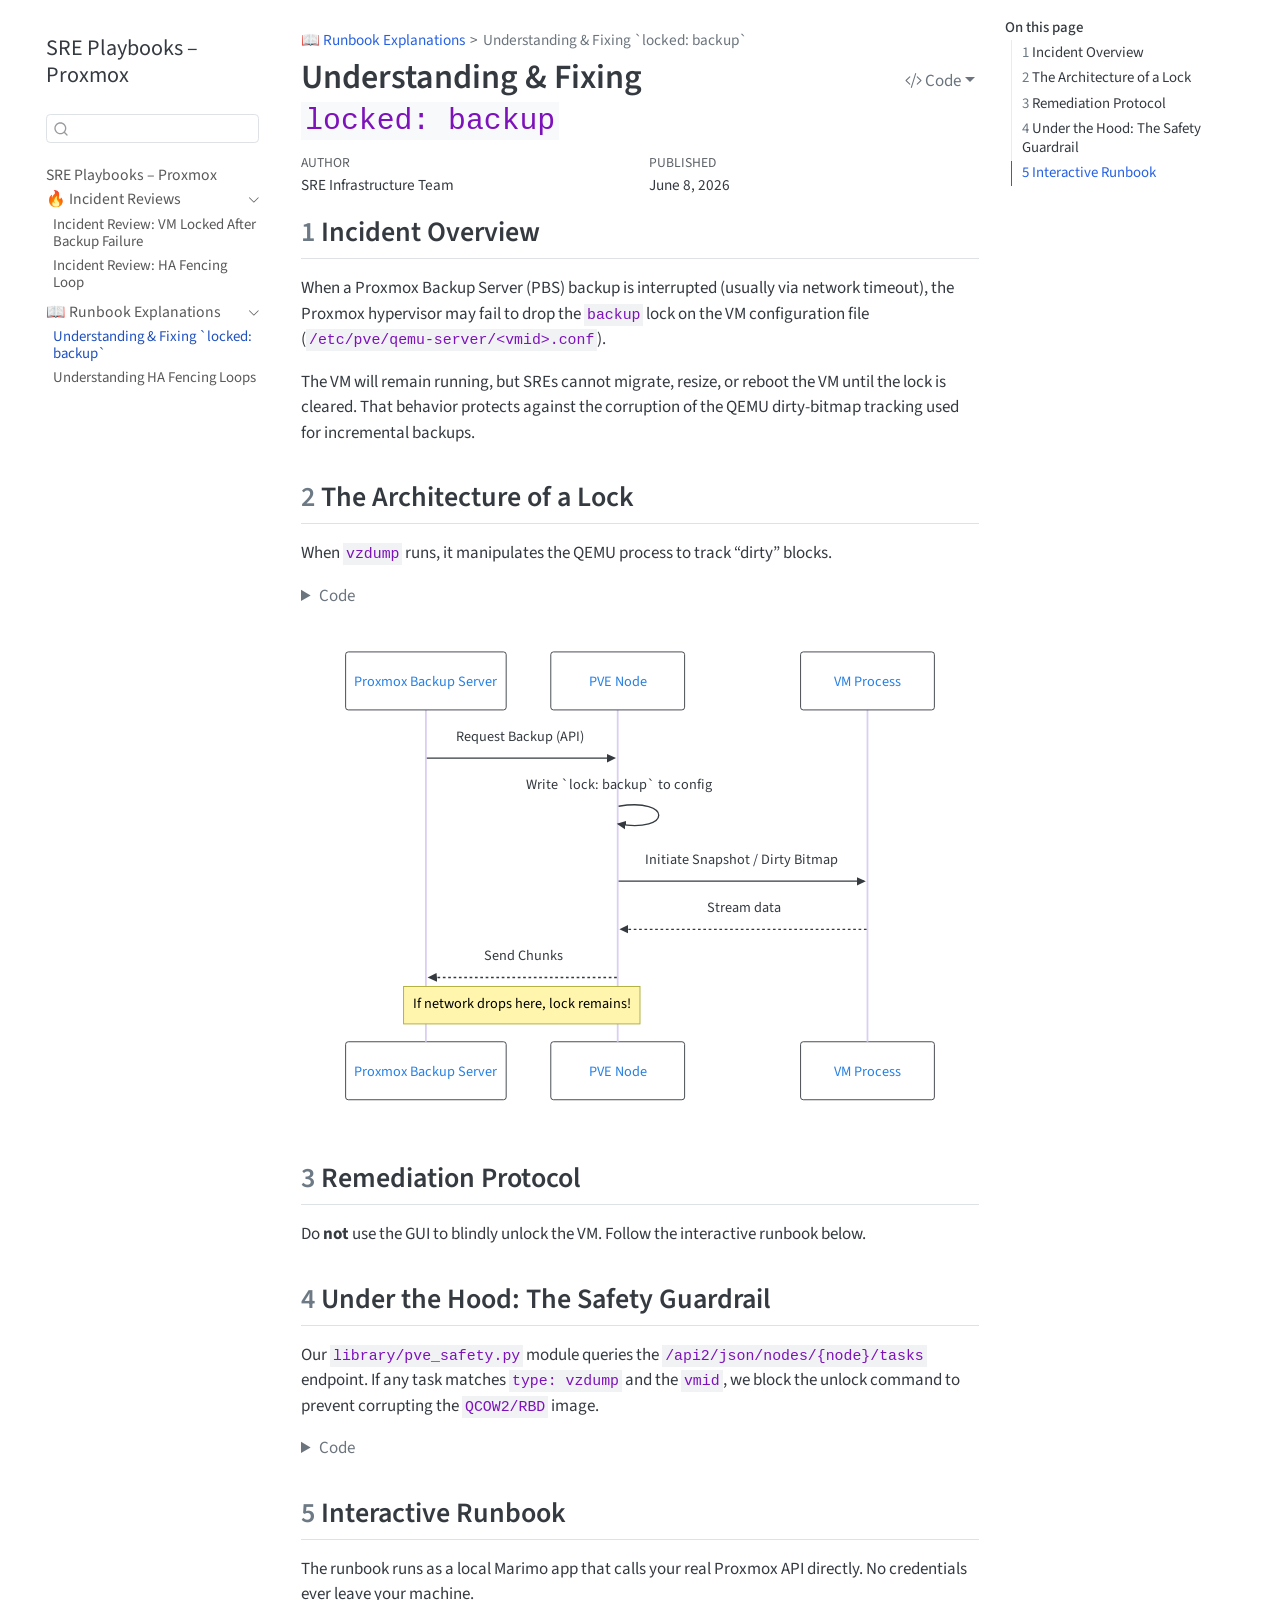
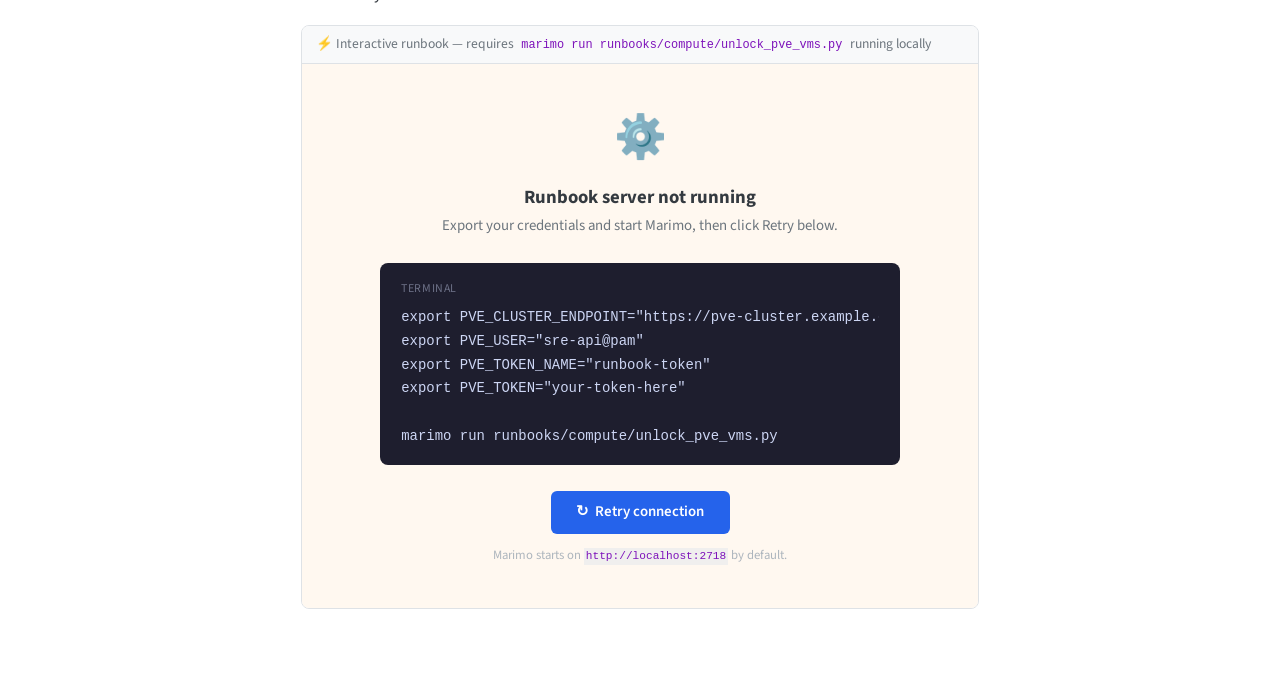
<file: previews/pr-16/runbook-explanation/unlock_pve_vms.html>
<!DOCTYPE html>
<html xmlns="http://www.w3.org/1999/xhtml" lang="en" xml:lang="en"><head>

<meta charset="utf-8">
<meta name="generator" content="quarto-1.9.38">

<meta name="viewport" content="width=device-width, initial-scale=1.0, user-scalable=yes">

<meta name="author" content="SRE Infrastructure Team">
<meta name="dcterms.date" content="2026-06-08">

<title>Understanding &amp; Fixing locked: backup – SRE Playbooks – Proxmox</title>
<style>
/* Default styles provided by pandoc.
** See https://pandoc.org/MANUAL.html#variables-for-html for config info.
*/
code{white-space: pre-wrap;}
span.smallcaps{font-variant: small-caps;}
div.columns{display: flex; gap: min(4vw, 1.5em);}
div.column{flex: auto; overflow-x: auto;}
div.hanging-indent{margin-left: 1.5em; text-indent: -1.5em;}
ul.task-list{list-style: none;}
ul.task-list li input[type="checkbox"] {
  width: 0.8em;
  margin: 0 0.8em 0.2em -1em; /* quarto-specific, see https://github.com/quarto-dev/quarto-cli/issues/4556 */ 
  vertical-align: middle;
}
/* CSS for syntax highlighting */
html { -webkit-text-size-adjust: 100%; }
pre > code.sourceCode { white-space: pre; position: relative; }
pre > code.sourceCode > span { display: inline-block; line-height: 1.25; }
pre > code.sourceCode > span:empty { height: 1.2em; }
.sourceCode { overflow: visible; }
code.sourceCode > span { color: inherit; text-decoration: inherit; }
div.sourceCode { margin: 1em 0; }
pre.sourceCode { margin: 0; }
@media screen {
div.sourceCode { overflow: auto; }
}
@media print {
pre > code.sourceCode { white-space: pre-wrap; }
pre > code.sourceCode > span { text-indent: -5em; padding-left: 5em; }
}
pre.numberSource code
  { counter-reset: source-line 0; }
pre.numberSource code > span
  { position: relative; left: -4em; counter-increment: source-line; }
pre.numberSource code > span > a:first-child::before
  { content: counter(source-line);
    position: relative; left: -1em; text-align: right; vertical-align: baseline;
    border: none; display: inline-block;
    -webkit-touch-callout: none; -webkit-user-select: none;
    -khtml-user-select: none; -moz-user-select: none;
    -ms-user-select: none; user-select: none;
    padding: 0 4px; width: 4em;
  }
pre.numberSource { margin-left: 3em;  padding-left: 4px; }
div.sourceCode
  {   }
@media screen {
pre > code.sourceCode > span > a:first-child::before { text-decoration: underline; }
}
</style>


<script src="../site_libs/quarto-nav/quarto-nav.js"></script>
<script src="../site_libs/quarto-nav/headroom.min.js"></script>
<script src="../site_libs/clipboard/clipboard.min.js"></script>
<script src="../site_libs/quarto-search/autocomplete.umd.js"></script>
<script src="../site_libs/quarto-search/fuse.min.js"></script>
<script src="../site_libs/quarto-search/quarto-search.js"></script>
<meta name="quarto:offset" content="../">
<script src="../site_libs/quarto-html/quarto.js" type="module"></script>
<script src="../site_libs/quarto-html/tabsets/tabsets.js" type="module"></script>
<script src="../site_libs/quarto-html/popper.min.js"></script>
<script src="../site_libs/quarto-html/tippy.umd.min.js"></script>
<script src="../site_libs/quarto-html/anchor.min.js"></script>
<link href="../site_libs/quarto-html/tippy.css" rel="stylesheet">
<link href="../site_libs/quarto-html/quarto-syntax-highlighting-15634bcf2e68342d4ad2dfa704d543f6.css" rel="stylesheet" id="quarto-text-highlighting-styles">
<script src="../site_libs/bootstrap/bootstrap.min.js"></script>
<link href="../site_libs/bootstrap/bootstrap-icons.css" rel="stylesheet">
<link href="../site_libs/bootstrap/bootstrap-eab2be7250f584328c98fcd9a03b5673.min.css" rel="stylesheet" append-hash="true" id="quarto-bootstrap" data-mode="light">
<script id="quarto-search-options" type="application/json">{
  "location": "sidebar",
  "copy-button": false,
  "collapse-after": 3,
  "panel-placement": "start",
  "type": "textbox",
  "limit": 50,
  "keyboard-shortcut": [
    "f",
    "/",
    "s"
  ],
  "show-item-context": false,
  "language": {
    "search-no-results-text": "No results",
    "search-matching-documents-text": "matching documents",
    "search-copy-link-title": "Copy link to search",
    "search-hide-matches-text": "Hide additional matches",
    "search-more-match-text": "more match in this document",
    "search-more-matches-text": "more matches in this document",
    "search-clear-button-title": "Clear",
    "search-text-placeholder": "",
    "search-detached-cancel-button-title": "Cancel",
    "search-submit-button-title": "Submit",
    "search-label": "Search"
  }
}</script>
<script src="../site_libs/quarto-diagram/mermaid.min.js"></script>
<script src="../site_libs/quarto-diagram/mermaid-init.js"></script>
<link href="../site_libs/quarto-diagram/mermaid.css" rel="stylesheet">


</head>

<body class="nav-sidebar floating quarto-light">

<div id="quarto-search-results"></div>
  <header id="quarto-header" class="headroom fixed-top">
  <nav class="quarto-secondary-nav">
    <div class="container-fluid d-flex">
      <button type="button" class="quarto-btn-toggle btn" data-bs-toggle="collapse" role="button" data-bs-target=".quarto-sidebar-collapse-item" aria-controls="quarto-sidebar" aria-expanded="false" aria-label="Toggle sidebar navigation" onclick="if (window.quartoToggleHeadroom) { window.quartoToggleHeadroom(); }">
        <i class="bi bi-layout-text-sidebar-reverse"></i>
      </button>
        <nav class="quarto-page-breadcrumbs" aria-label="breadcrumb"><ol class="breadcrumb"><li class="breadcrumb-item"><a href="../runbook-explanation/unlock_pve_vms.html">📖 Runbook Explanations</a></li><li class="breadcrumb-item"><a href="../runbook-explanation/unlock_pve_vms.html">Understanding &amp; Fixing `locked: backup`</a></li></ol></nav>
        <a class="flex-grow-1" role="navigation" data-bs-toggle="collapse" data-bs-target=".quarto-sidebar-collapse-item" aria-controls="quarto-sidebar" aria-expanded="false" aria-label="Toggle sidebar navigation" onclick="if (window.quartoToggleHeadroom) { window.quartoToggleHeadroom(); }">      
        </a>
      <button type="button" class="btn quarto-search-button" aria-label="Search" onclick="window.quartoOpenSearch();">
        <i class="bi bi-search"></i>
      </button>
    </div>
  </nav>
</header>
<!-- content -->
<div id="quarto-content" class="quarto-container page-columns page-rows-contents page-layout-article">
<!-- sidebar -->
  <nav id="quarto-sidebar" class="sidebar collapse collapse-horizontal quarto-sidebar-collapse-item sidebar-navigation floating overflow-auto">
    <div class="pt-lg-2 mt-2 text-left sidebar-header">
    <div class="sidebar-title mb-0 py-0">
      <a href="../">SRE Playbooks – Proxmox</a> 
    </div>
      </div>
        <div class="mt-2 flex-shrink-0 align-items-center">
        <div class="sidebar-search">
        <div id="quarto-search" class="" title="Search"></div>
        </div>
        </div>
    <div class="sidebar-menu-container"> 
    <ul class="list-unstyled mt-1">
        <li class="sidebar-item">
  <div class="sidebar-item-container"> 
  <a href="../index.html" class="sidebar-item-text sidebar-link">
 <span class="menu-text">SRE Playbooks – Proxmox</span></a>
  </div>
</li>
        <li class="sidebar-item sidebar-item-section">
      <div class="sidebar-item-container"> 
            <a class="sidebar-item-text sidebar-link text-start" data-bs-toggle="collapse" data-bs-target="#quarto-sidebar-section-1" role="navigation" aria-expanded="true">
 <span class="menu-text">🔥 Incident Reviews</span></a>
          <a class="sidebar-item-toggle text-start" data-bs-toggle="collapse" data-bs-target="#quarto-sidebar-section-1" role="navigation" aria-expanded="true" aria-label="Toggle section">
            <i class="bi bi-chevron-right ms-2"></i>
          </a> 
      </div>
      <ul id="quarto-sidebar-section-1" class="collapse list-unstyled sidebar-section depth1 show">  
          <li class="sidebar-item">
  <div class="sidebar-item-container"> 
  <a href="../incident-reviews/unlock_pve_vms.html" class="sidebar-item-text sidebar-link">
 <span class="menu-text">Incident Review: VM Locked After Backup Failure</span></a>
  </div>
</li>
          <li class="sidebar-item">
  <div class="sidebar-item-container"> 
  <a href="../incident-reviews/ha_fencing_loop.html" class="sidebar-item-text sidebar-link">
 <span class="menu-text">Incident Review: HA Fencing Loop</span></a>
  </div>
</li>
      </ul>
  </li>
        <li class="sidebar-item sidebar-item-section">
      <div class="sidebar-item-container"> 
            <a class="sidebar-item-text sidebar-link text-start" data-bs-toggle="collapse" data-bs-target="#quarto-sidebar-section-2" role="navigation" aria-expanded="true">
 <span class="menu-text">📖 Runbook Explanations</span></a>
          <a class="sidebar-item-toggle text-start" data-bs-toggle="collapse" data-bs-target="#quarto-sidebar-section-2" role="navigation" aria-expanded="true" aria-label="Toggle section">
            <i class="bi bi-chevron-right ms-2"></i>
          </a> 
      </div>
      <ul id="quarto-sidebar-section-2" class="collapse list-unstyled sidebar-section depth1 show">  
          <li class="sidebar-item">
  <div class="sidebar-item-container"> 
  <a href="../runbook-explanation/unlock_pve_vms.html" class="sidebar-item-text sidebar-link active">
 <span class="menu-text">Understanding &amp; Fixing `locked: backup`</span></a>
  </div>
</li>
          <li class="sidebar-item">
  <div class="sidebar-item-container"> 
  <a href="../runbook-explanation/ha_fencing_loop.html" class="sidebar-item-text sidebar-link">
 <span class="menu-text">Understanding HA Fencing Loops</span></a>
  </div>
</li>
      </ul>
  </li>
    </ul>
    </div>
</nav>
<div id="quarto-sidebar-glass" class="quarto-sidebar-collapse-item" data-bs-toggle="collapse" data-bs-target=".quarto-sidebar-collapse-item"></div>
<!-- margin-sidebar -->
    <div id="quarto-margin-sidebar" class="sidebar margin-sidebar">
        <nav id="TOC" role="doc-toc" class="toc-active">
    <h2 id="toc-title">On this page</h2>
   
  <ul>
  <li><a href="#incident-overview" id="toc-incident-overview" class="nav-link active" data-scroll-target="#incident-overview"><span class="header-section-number">1</span> Incident Overview</a></li>
  <li><a href="#the-architecture-of-a-lock" id="toc-the-architecture-of-a-lock" class="nav-link" data-scroll-target="#the-architecture-of-a-lock"><span class="header-section-number">2</span> The Architecture of a Lock</a></li>
  <li><a href="#remediation-protocol" id="toc-remediation-protocol" class="nav-link" data-scroll-target="#remediation-protocol"><span class="header-section-number">3</span> Remediation Protocol</a></li>
  <li><a href="#under-the-hood-the-safety-guardrail" id="toc-under-the-hood-the-safety-guardrail" class="nav-link" data-scroll-target="#under-the-hood-the-safety-guardrail"><span class="header-section-number">4</span> Under the Hood: The Safety Guardrail</a></li>
  <li><a href="#interactive-runbook" id="toc-interactive-runbook" class="nav-link" data-scroll-target="#interactive-runbook"><span class="header-section-number">5</span> Interactive Runbook</a></li>
  </ul>
</nav>
    </div>
<!-- main -->
<main class="content" id="quarto-document-content">

<header id="title-block-header" class="quarto-title-block default"><nav class="quarto-page-breadcrumbs quarto-title-breadcrumbs d-none d-lg-block" aria-label="breadcrumb"><ol class="breadcrumb"><li class="breadcrumb-item"><a href="../runbook-explanation/unlock_pve_vms.html">📖 Runbook Explanations</a></li><li class="breadcrumb-item"><a href="../runbook-explanation/unlock_pve_vms.html">Understanding &amp; Fixing `locked: backup`</a></li></ol></nav>
<div class="quarto-title">
<div class="quarto-title-block"><div><h1 class="title">Understanding &amp; Fixing <code>locked: backup</code></h1><button type="button" class="btn code-tools-button dropdown-toggle" id="quarto-code-tools-menu" data-bs-toggle="dropdown" aria-expanded="false"><i class="bi"></i> Code</button><ul class="dropdown-menu dropdown-menu-end" aria-labelelledby="quarto-code-tools-menu"><li><a id="quarto-show-all-code" class="dropdown-item" href="javascript:void(0)" role="button">Show All Code</a></li><li><a id="quarto-hide-all-code" class="dropdown-item" href="javascript:void(0)" role="button">Hide All Code</a></li><li><hr class="dropdown-divider"></li><li><a id="quarto-view-source" class="dropdown-item" href="javascript:void(0)" role="button">View Source</a></li></ul></div></div>
</div>



<div class="quarto-title-meta">

    <div>
    <div class="quarto-title-meta-heading">Author</div>
    <div class="quarto-title-meta-contents">
             <p>SRE Infrastructure Team </p>
          </div>
  </div>
    
    <div>
    <div class="quarto-title-meta-heading">Published</div>
    <div class="quarto-title-meta-contents">
      <p class="date">June 8, 2026</p>
    </div>
  </div>
  
    
  </div>
  


</header>


<section id="incident-overview" class="level2" data-number="1">
<h2 data-number="1" class="anchored" data-anchor-id="incident-overview"><span class="header-section-number">1</span> Incident Overview</h2>
<p>When a Proxmox Backup Server (PBS) backup is interrupted (usually via network timeout), the Proxmox hypervisor may fail to drop the <code>backup</code> lock on the VM configuration file (<code>/etc/pve/qemu-server/&lt;vmid&gt;.conf</code>).</p>
<p>The VM will remain running, but SREs cannot migrate, resize, or reboot the VM until the lock is cleared. That behavior protects against the corruption of the QEMU dirty-bitmap tracking used for incremental backups.</p>
</section>
<section id="the-architecture-of-a-lock" class="level2" data-number="2">
<h2 data-number="2" class="anchored" data-anchor-id="the-architecture-of-a-lock"><span class="header-section-number">2</span> The Architecture of a Lock</h2>
<p>When <code>vzdump</code> runs, it manipulates the QEMU process to track “dirty” blocks.</p>
<div class="cell" data-layout-align="default">
<details class="code-fold">
<summary>Code</summary>
<div class="code-copy-outer-scaffold"><div class="sourceCode cell-code" id="cb1"><pre class="sourceCode default code-with-copy"><code class="sourceCode default"><span id="cb1-1"><a href="#cb1-1" aria-hidden="true" tabindex="-1"></a>sequenceDiagram</span>
<span id="cb1-2"><a href="#cb1-2" aria-hidden="true" tabindex="-1"></a>    participant PBS as Proxmox Backup Server</span>
<span id="cb1-3"><a href="#cb1-3" aria-hidden="true" tabindex="-1"></a>    participant PVE as PVE Node</span>
<span id="cb1-4"><a href="#cb1-4" aria-hidden="true" tabindex="-1"></a>    participant QEMU as VM Process</span>
<span id="cb1-5"><a href="#cb1-5" aria-hidden="true" tabindex="-1"></a></span>
<span id="cb1-6"><a href="#cb1-6" aria-hidden="true" tabindex="-1"></a>    PBS-&gt;&gt;PVE: Request Backup (API)</span>
<span id="cb1-7"><a href="#cb1-7" aria-hidden="true" tabindex="-1"></a>    PVE-&gt;&gt;PVE: Write `lock: backup` to config</span>
<span id="cb1-8"><a href="#cb1-8" aria-hidden="true" tabindex="-1"></a>    PVE-&gt;&gt;QEMU: Initiate Snapshot / Dirty Bitmap</span>
<span id="cb1-9"><a href="#cb1-9" aria-hidden="true" tabindex="-1"></a>    QEMU--&gt;&gt;PVE: Stream data</span>
<span id="cb1-10"><a href="#cb1-10" aria-hidden="true" tabindex="-1"></a>    PVE--&gt;&gt;PBS: Send Chunks</span>
<span id="cb1-11"><a href="#cb1-11" aria-hidden="true" tabindex="-1"></a>    Note over PBS,PVE: If network drops here, lock remains!</span></code></pre></div><button title="Copy to Clipboard" class="code-copy-button"><i class="bi"></i></button></div>
</details>
<div class="cell-output-display">
<div>
<p></p><figure class="figure"><p></p>
<div>
<pre class="mermaid mermaid-js">sequenceDiagram
    participant PBS as Proxmox Backup Server
    participant PVE as PVE Node
    participant QEMU as VM Process

    PBS-&gt;&gt;PVE: Request Backup (API)
    PVE-&gt;&gt;PVE: Write `lock: backup` to config
    PVE-&gt;&gt;QEMU: Initiate Snapshot / Dirty Bitmap
    QEMU--&gt;&gt;PVE: Stream data
    PVE--&gt;&gt;PBS: Send Chunks
    Note over PBS,PVE: If network drops here, lock remains!
</pre>
</div>
<p></p></figure><p></p>
</div>
</div>
</div>
</section>
<section id="remediation-protocol" class="level2" data-number="3">
<h2 data-number="3" class="anchored" data-anchor-id="remediation-protocol"><span class="header-section-number">3</span> Remediation Protocol</h2>
<p>Do <strong>not</strong> use the GUI to blindly unlock the VM. Follow the interactive runbook below.</p>
</section>
<section id="under-the-hood-the-safety-guardrail" class="level2" data-number="4">
<h2 data-number="4" class="anchored" data-anchor-id="under-the-hood-the-safety-guardrail"><span class="header-section-number">4</span> Under the Hood: The Safety Guardrail</h2>
<p>Our <code>library/pve_safety.py</code> module queries the <code>/api2/json/nodes/{node}/tasks</code> endpoint. If any task matches <code>type: vzdump</code> and the <code>vmid</code>, we block the unlock command to prevent corrupting the <code>QCOW2/RBD</code> image.</p>
<div id="3e2ebdec" class="cell" data-execution_count="1">
<details class="code-fold">
<summary>Code</summary>
<div class="code-copy-outer-scaffold"><div class="sourceCode cell-code" id="cb2"><pre class="sourceCode python code-with-copy"><code class="sourceCode python"><span id="cb2-1"><a href="#cb2-1" aria-hidden="true" tabindex="-1"></a><span class="co"># Core safety logic abstraction</span></span>
<span id="cb2-2"><a href="#cb2-2" aria-hidden="true" tabindex="-1"></a>tasks <span class="op">=</span> proxmox.nodes(node).tasks.get()</span>
<span id="cb2-3"><a href="#cb2-3" aria-hidden="true" tabindex="-1"></a><span class="cf">for</span> task <span class="kw">in</span> tasks:</span>
<span id="cb2-4"><a href="#cb2-4" aria-hidden="true" tabindex="-1"></a>    <span class="cf">if</span> task[<span class="st">'status'</span>] <span class="op">==</span> <span class="st">'running'</span> <span class="kw">and</span> task[<span class="st">'type'</span>] <span class="op">==</span> <span class="st">'vzdump'</span>:</span>
<span id="cb2-5"><a href="#cb2-5" aria-hidden="true" tabindex="-1"></a>        <span class="cf">raise</span> <span class="pp">Exception</span>(<span class="st">"Unsafe to unlock!"</span>)</span></code></pre></div><button title="Copy to Clipboard" class="code-copy-button"><i class="bi"></i></button></div>
</details>
</div>
</section>
<section id="interactive-runbook" class="level2" data-number="5">
<h2 data-number="5" class="anchored" data-anchor-id="interactive-runbook"><span class="header-section-number">5</span> Interactive Runbook</h2>
<p>The runbook runs as a local Marimo app that calls your real Proxmox API directly. No credentials ever leave your machine.</p>
<div style="border: 1px solid #dee2e6; border-radius: 8px; overflow: hidden; margin-top: 1rem;">
  <div style="background: #f8f9fa; padding: 8px 14px; font-size: 0.8rem; color: #6c757d; border-bottom: 1px solid #dee2e6;">
    ⚡ Interactive runbook — requires <code>marimo run runbooks/compute/unlock_pve_vms.py</code> running locally
  </div>
  <iframe id="marimo-frame" src="http://localhost:2718" width="100%" height="720px" style="border: none; display: block;" title="Unlock PVE VMs — interactive runbook">
  </iframe>
  <div id="marimo-offline" style="display:none; padding: 2.5rem 2rem; background:#fff8f0; font-family: inherit;">

    <div style="max-width: 520px; margin: 0 auto; text-align: center;">
      <div style="font-size: 2.5rem; margin-bottom: 0.75rem;">⚙️</div>
      <p style="margin: 0 0 0.25rem; font-weight: 700; font-size: 1.1rem; color: #343a40;">
        Runbook server not running
      </p>
      <p style="margin: 0 0 1.5rem; font-size: 0.875rem; color: #6c757d;">
        Export your credentials and start Marimo, then click Retry below.
      </p>

      <div style="background:#1e1e2e; border-radius:8px; padding: 1rem 1.25rem; text-align:left; margin-bottom:1.5rem; position:relative;">
        <div style="font-size:0.7rem; color:#6c7086; margin-bottom:0.5rem; text-transform:uppercase; letter-spacing:0.05em;">terminal</div>
        <pre style="margin:0; color:#cdd6f4; font-size:0.82rem; line-height:1.7; overflow-x:auto;">export PVE_CLUSTER_ENDPOINT="https://pve-cluster.example.com"
export PVE_USER="sre-api@pam"
export PVE_TOKEN_NAME="runbook-token"
export PVE_TOKEN="your-token-here"

marimo run runbooks/compute/unlock_pve_vms.py</pre>
      </div>

      <button onclick="retryMarimo()" style="
          background: #2563eb; color: white; border: none;
          padding: 0.6rem 1.5rem; border-radius: 6px;
          font-size: 0.875rem; font-weight: 600;
          cursor: pointer; transition: background 0.2s;
        " onmouseover="this.style.background='#1d4ed8'" onmouseout="this.style.background='#2563eb'">
        ↻ &nbsp;Retry connection
      </button>
      <p style="margin: 0.75rem 0 0; font-size: 0.75rem; color:#adb5bd;">
        Marimo starts on <code>http://localhost:2718</code> by default.
      </p>
    </div>

  </div>
</div>

<script>
  const frame   = document.getElementById("marimo-frame");
  const offline = document.getElementById("marimo-offline");

  function showOffline() {
    frame.style.display   = "none";
    offline.style.display = "block";
  }

  function showOnline() {
    offline.style.display = "none";
    frame.style.display   = "block";
  }

  function retryMarimo() {
    fetch("http://localhost:2718", { mode: "no-cors" })
      .then(() => {
        frame.src = "http://localhost:2718";
        showOnline();
      })
      .catch(() => {
        const btn = document.querySelector("#marimo-offline button");
        btn.textContent = "Still unreachable — try again";
        setTimeout(() => { btn.innerHTML = "↻ &nbsp;Retry connection"; }, 2500);
      });
  }

  fetch("http://localhost:2718", { mode: "no-cors" })
    .then(() => { /* reachable — leave iframe visible */ })
    .catch(() => showOffline());
</script>


<!-- -->

</section>

</main> <!-- /main -->
<script id="quarto-html-after-body" type="application/javascript">
  window.document.addEventListener("DOMContentLoaded", function (event) {
    const icon = "";
    const anchorJS = new window.AnchorJS();
    anchorJS.options = {
      placement: 'right',
      icon: icon
    };
    anchorJS.add('.anchored');
    const isCodeAnnotation = (el) => {
      for (const clz of el.classList) {
        if (clz.startsWith('code-annotation-')) {                     
          return true;
        }
      }
      return false;
    }
    const onCopySuccess = function(e) {
      // button target
      const button = e.trigger;
      // don't keep focus
      button.blur();
      // flash "checked"
      button.classList.add('code-copy-button-checked');
      var currentTitle = button.getAttribute("title");
      button.setAttribute("title", "Copied!");
      let tooltip;
      if (window.bootstrap) {
        button.setAttribute("data-bs-toggle", "tooltip");
        button.setAttribute("data-bs-placement", "left");
        button.setAttribute("data-bs-title", "Copied!");
        tooltip = new bootstrap.Tooltip(button, 
          { trigger: "manual", 
            customClass: "code-copy-button-tooltip",
            offset: [0, -8]});
        tooltip.show();    
      }
      setTimeout(function() {
        if (tooltip) {
          tooltip.hide();
          button.removeAttribute("data-bs-title");
          button.removeAttribute("data-bs-toggle");
          button.removeAttribute("data-bs-placement");
        }
        button.setAttribute("title", currentTitle);
        button.classList.remove('code-copy-button-checked');
      }, 1000);
      // clear code selection
      e.clearSelection();
    }
    const getTextToCopy = function(trigger) {
      const outerScaffold = trigger.parentElement.cloneNode(true);
      const codeEl = outerScaffold.querySelector('code');
      for (const childEl of codeEl.children) {
        if (isCodeAnnotation(childEl)) {
          childEl.remove();
        }
      }
      return codeEl.innerText;
    }
    const clipboard = new window.ClipboardJS('.code-copy-button:not([data-in-quarto-modal])', {
      text: getTextToCopy
    });
    clipboard.on('success', onCopySuccess);
    if (window.document.getElementById('quarto-embedded-source-code-modal')) {
      const clipboardModal = new window.ClipboardJS('.code-copy-button[data-in-quarto-modal]', {
        text: getTextToCopy,
        container: window.document.getElementById('quarto-embedded-source-code-modal')
      });
      clipboardModal.on('success', onCopySuccess);
    }
    const viewSource = window.document.getElementById('quarto-view-source') ||
                       window.document.getElementById('quarto-code-tools-source');
    if (viewSource) {
      const sourceUrl = viewSource.getAttribute("data-quarto-source-url");
      viewSource.addEventListener("click", function(e) {
        if (sourceUrl) {
          // rstudio viewer pane
          if (/\bcapabilities=\b/.test(window.location)) {
            window.open(sourceUrl);
          } else {
            window.location.href = sourceUrl;
          }
        } else {
          const modal = new bootstrap.Modal(document.getElementById('quarto-embedded-source-code-modal'));
          modal.show();
        }
        return false;
      });
    }
    function toggleCodeHandler(show) {
      return function(e) {
        const detailsSrc = window.document.querySelectorAll(".cell > details > .sourceCode");
        for (let i=0; i<detailsSrc.length; i++) {
          const details = detailsSrc[i].parentElement;
          if (show) {
            details.open = true;
          } else {
            details.removeAttribute("open");
          }
        }
        const cellCodeDivs = window.document.querySelectorAll(".cell > .sourceCode");
        const fromCls = show ? "hidden" : "unhidden";
        const toCls = show ? "unhidden" : "hidden";
        for (let i=0; i<cellCodeDivs.length; i++) {
          const codeDiv = cellCodeDivs[i];
          if (codeDiv.classList.contains(fromCls)) {
            codeDiv.classList.remove(fromCls);
            codeDiv.classList.add(toCls);
          } 
        }
        return false;
      }
    }
    const hideAllCode = window.document.getElementById("quarto-hide-all-code");
    if (hideAllCode) {
      hideAllCode.addEventListener("click", toggleCodeHandler(false));
    }
    const showAllCode = window.document.getElementById("quarto-show-all-code");
    if (showAllCode) {
      showAllCode.addEventListener("click", toggleCodeHandler(true));
    }
      var localhostRegex = new RegExp(/^(?:http|https):\/\/localhost\:?[0-9]*\//);
      var mailtoRegex = new RegExp(/^mailto:/);
        var filterRegex = new RegExp('/' + window.location.host + '/');
      var isInternal = (href) => {
          return filterRegex.test(href) || localhostRegex.test(href) || mailtoRegex.test(href);
      }
      // Inspect non-navigation links and adorn them if external
     var links = window.document.querySelectorAll('a[href]:not(.nav-link):not(.navbar-brand):not(.toc-action):not(.sidebar-link):not(.sidebar-item-toggle):not(.pagination-link):not(.no-external):not([aria-hidden]):not(.dropdown-item):not(.quarto-navigation-tool):not(.about-link)');
      for (var i=0; i<links.length; i++) {
        const link = links[i];
        if (!isInternal(link.href)) {
          // undo the damage that might have been done by quarto-nav.js in the case of
          // links that we want to consider external
          if (link.dataset.originalHref !== undefined) {
            link.href = link.dataset.originalHref;
          }
        }
      }
    function tippyHover(el, contentFn, onTriggerFn, onUntriggerFn) {
      const config = {
        allowHTML: true,
        maxWidth: 500,
        delay: 100,
        arrow: false,
        appendTo: function(el) {
            return el.parentElement;
        },
        interactive: true,
        interactiveBorder: 10,
        theme: 'quarto',
        placement: 'bottom-start',
      };
      if (contentFn) {
        config.content = contentFn;
      }
      if (onTriggerFn) {
        config.onTrigger = onTriggerFn;
      }
      if (onUntriggerFn) {
        config.onUntrigger = onUntriggerFn;
      }
      window.tippy(el, config); 
    }
    const noterefs = window.document.querySelectorAll('a[role="doc-noteref"]');
    for (var i=0; i<noterefs.length; i++) {
      const ref = noterefs[i];
      tippyHover(ref, function() {
        // use id or data attribute instead here
        let href = ref.getAttribute('data-footnote-href') || ref.getAttribute('href');
        try { href = new URL(href).hash; } catch {}
        const id = href.replace(/^#\/?/, "");
        const note = window.document.getElementById(id);
        if (note) {
          return note.innerHTML;
        } else {
          return "";
        }
      });
    }
    const xrefs = window.document.querySelectorAll('a.quarto-xref');
    const processXRef = (id, note) => {
      // Strip column container classes
      const stripColumnClz = (el) => {
        el.classList.remove("page-full", "page-columns");
        if (el.children) {
          for (const child of el.children) {
            stripColumnClz(child);
          }
        }
      }
      stripColumnClz(note)
      if (id === null || id.startsWith('sec-')) {
        // Special case sections, only their first couple elements
        const container = document.createElement("div");
        if (note.children && note.children.length > 2) {
          container.appendChild(note.children[0].cloneNode(true));
          for (let i = 1; i < note.children.length; i++) {
            const child = note.children[i];
            if (child.tagName === "P" && child.innerText === "") {
              continue;
            } else {
              container.appendChild(child.cloneNode(true));
              break;
            }
          }
          if (window.Quarto?.typesetMath) {
            window.Quarto.typesetMath(container);
          }
          return container.innerHTML
        } else {
          if (window.Quarto?.typesetMath) {
            window.Quarto.typesetMath(note);
          }
          return note.innerHTML;
        }
      } else {
        // Remove any anchor links if they are present
        const anchorLink = note.querySelector('a.anchorjs-link');
        if (anchorLink) {
          anchorLink.remove();
        }
        if (window.Quarto?.typesetMath) {
          window.Quarto.typesetMath(note);
        }
        if (note.classList.contains("callout")) {
          return note.outerHTML;
        } else {
          return note.innerHTML;
        }
      }
    }
    for (var i=0; i<xrefs.length; i++) {
      const xref = xrefs[i];
      tippyHover(xref, undefined, function(instance) {
        instance.disable();
        let url = xref.getAttribute('href');
        let hash = undefined; 
        if (url.startsWith('#')) {
          hash = url;
        } else {
          try { hash = new URL(url).hash; } catch {}
        }
        if (hash) {
          const id = hash.replace(/^#\/?/, "");
          const note = window.document.getElementById(id);
          if (note !== null) {
            try {
              const html = processXRef(id, note.cloneNode(true));
              instance.setContent(html);
            } finally {
              instance.enable();
              instance.show();
            }
          } else {
            // See if we can fetch this
            fetch(url.split('#')[0])
            .then(res => res.text())
            .then(html => {
              const parser = new DOMParser();
              const htmlDoc = parser.parseFromString(html, "text/html");
              const note = htmlDoc.getElementById(id);
              if (note !== null) {
                const html = processXRef(id, note);
                instance.setContent(html);
              } 
            }).finally(() => {
              instance.enable();
              instance.show();
            });
          }
        } else {
          // See if we can fetch a full url (with no hash to target)
          // This is a special case and we should probably do some content thinning / targeting
          fetch(url)
          .then(res => res.text())
          .then(html => {
            const parser = new DOMParser();
            const htmlDoc = parser.parseFromString(html, "text/html");
            const note = htmlDoc.querySelector('main.content');
            if (note !== null) {
              // This should only happen for chapter cross references
              // (since there is no id in the URL)
              // remove the first header
              if (note.children.length > 0 && note.children[0].tagName === "HEADER") {
                note.children[0].remove();
              }
              const html = processXRef(null, note);
              instance.setContent(html);
            } 
          }).finally(() => {
            instance.enable();
            instance.show();
          });
        }
      }, function(instance) {
      });
    }
        let selectedAnnoteEl;
        const selectorForAnnotation = ( cell, annotation) => {
          let cellAttr = 'data-code-cell="' + cell + '"';
          let lineAttr = 'data-code-annotation="' +  annotation + '"';
          const selector = 'span[' + cellAttr + '][' + lineAttr + ']';
          return selector;
        }
        const selectCodeLines = (annoteEl) => {
          const doc = window.document;
          const targetCell = annoteEl.getAttribute("data-target-cell");
          const targetAnnotation = annoteEl.getAttribute("data-target-annotation");
          const annoteSpan = window.document.querySelector(selectorForAnnotation(targetCell, targetAnnotation));
          const lines = annoteSpan.getAttribute("data-code-lines").split(",");
          const lineIds = lines.map((line) => {
            return targetCell + "-" + line;
          })
          let top = null;
          let height = null;
          let parent = null;
          if (lineIds.length > 0) {
              //compute the position of the single el (top and bottom and make a div)
              const el = window.document.getElementById(lineIds[0]);
              top = el.offsetTop;
              height = el.offsetHeight;
              parent = el.parentElement.parentElement;
            if (lineIds.length > 1) {
              const lastEl = window.document.getElementById(lineIds[lineIds.length - 1]);
              const bottom = lastEl.offsetTop + lastEl.offsetHeight;
              height = bottom - top;
            }
            if (top !== null && height !== null && parent !== null) {
              // cook up a div (if necessary) and position it 
              let div = window.document.getElementById("code-annotation-line-highlight");
              if (div === null) {
                div = window.document.createElement("div");
                div.setAttribute("id", "code-annotation-line-highlight");
                div.style.position = 'absolute';
                parent.appendChild(div);
              }
              div.style.top = top - 2 + "px";
              div.style.height = height + 4 + "px";
              div.style.left = 0;
              let gutterDiv = window.document.getElementById("code-annotation-line-highlight-gutter");
              if (gutterDiv === null) {
                gutterDiv = window.document.createElement("div");
                gutterDiv.setAttribute("id", "code-annotation-line-highlight-gutter");
                gutterDiv.style.position = 'absolute';
                const codeCell = window.document.getElementById(targetCell);
                const gutter = codeCell.querySelector('.code-annotation-gutter');
                gutter.appendChild(gutterDiv);
              }
              gutterDiv.style.top = top - 2 + "px";
              gutterDiv.style.height = height + 4 + "px";
            }
            selectedAnnoteEl = annoteEl;
          }
        };
        const unselectCodeLines = () => {
          const elementsIds = ["code-annotation-line-highlight", "code-annotation-line-highlight-gutter"];
          elementsIds.forEach((elId) => {
            const div = window.document.getElementById(elId);
            if (div) {
              div.remove();
            }
          });
          selectedAnnoteEl = undefined;
        };
          // Handle positioning of the toggle
      window.addEventListener(
        "resize",
        throttle(() => {
          elRect = undefined;
          if (selectedAnnoteEl) {
            selectCodeLines(selectedAnnoteEl);
          }
        }, 10)
      );
      function throttle(fn, ms) {
      let throttle = false;
      let timer;
        return (...args) => {
          if(!throttle) { // first call gets through
              fn.apply(this, args);
              throttle = true;
          } else { // all the others get throttled
              if(timer) clearTimeout(timer); // cancel #2
              timer = setTimeout(() => {
                fn.apply(this, args);
                timer = throttle = false;
              }, ms);
          }
        };
      }
        // Attach click handler to the DT
        const annoteDls = window.document.querySelectorAll('dt[data-target-cell]');
        for (const annoteDlNode of annoteDls) {
          annoteDlNode.addEventListener('click', (event) => {
            const clickedEl = event.target;
            if (clickedEl !== selectedAnnoteEl) {
              unselectCodeLines();
              const activeEl = window.document.querySelector('dt[data-target-cell].code-annotation-active');
              if (activeEl) {
                activeEl.classList.remove('code-annotation-active');
              }
              selectCodeLines(clickedEl);
              clickedEl.classList.add('code-annotation-active');
            } else {
              // Unselect the line
              unselectCodeLines();
              clickedEl.classList.remove('code-annotation-active');
            }
          });
        }
    const findCites = (el) => {
      const parentEl = el.parentElement;
      if (parentEl) {
        const cites = parentEl.dataset.cites;
        if (cites) {
          return {
            el,
            cites: cites.split(' ')
          };
        } else {
          return findCites(el.parentElement)
        }
      } else {
        return undefined;
      }
    };
    var bibliorefs = window.document.querySelectorAll('a[role="doc-biblioref"]');
    for (var i=0; i<bibliorefs.length; i++) {
      const ref = bibliorefs[i];
      const citeInfo = findCites(ref);
      if (citeInfo) {
        tippyHover(citeInfo.el, function() {
          var popup = window.document.createElement('div');
          citeInfo.cites.forEach(function(cite) {
            var citeDiv = window.document.createElement('div');
            citeDiv.classList.add('hanging-indent');
            citeDiv.classList.add('csl-entry');
            var biblioDiv = window.document.getElementById('ref-' + cite);
            if (biblioDiv) {
              citeDiv.innerHTML = biblioDiv.innerHTML;
            }
            popup.appendChild(citeDiv);
          });
          return popup.innerHTML;
        });
      }
    }
  });
  </script><div class="modal fade" id="quarto-embedded-source-code-modal" tabindex="-1" aria-labelledby="quarto-embedded-source-code-modal-label" aria-hidden="true"><div class="modal-dialog modal-dialog-scrollable"><div class="modal-content"><div class="modal-header"><h5 class="modal-title" id="quarto-embedded-source-code-modal-label">Source Code</h5><button class="btn-close" data-bs-dismiss="modal"></button></div><div class="modal-body"><div class="">
<div class="code-copy-outer-scaffold"><div class="sourceCode" id="cb3" data-shortcodes="false"><pre class="sourceCode markdown code-with-copy"><code class="sourceCode markdown"><span id="cb3-1"><a href="#cb3-1" aria-hidden="true" tabindex="-1"></a><span class="co">---</span></span>
<span id="cb3-2"><a href="#cb3-2" aria-hidden="true" tabindex="-1"></a><span class="an">title:</span><span class="co"> "Understanding &amp; Fixing `locked: backup`"</span></span>
<span id="cb3-3"><a href="#cb3-3" aria-hidden="true" tabindex="-1"></a><span class="an">author:</span><span class="co"> "SRE Infrastructure Team"</span></span>
<span id="cb3-4"><a href="#cb3-4" aria-hidden="true" tabindex="-1"></a><span class="an">date:</span><span class="co"> today</span></span>
<span id="cb3-5"><a href="#cb3-5" aria-hidden="true" tabindex="-1"></a><span class="an">format:</span></span>
<span id="cb3-6"><a href="#cb3-6" aria-hidden="true" tabindex="-1"></a><span class="co">  html:</span></span>
<span id="cb3-7"><a href="#cb3-7" aria-hidden="true" tabindex="-1"></a><span class="co">    toc: true</span></span>
<span id="cb3-8"><a href="#cb3-8" aria-hidden="true" tabindex="-1"></a><span class="co">    code-fold: true</span></span>
<span id="cb3-9"><a href="#cb3-9" aria-hidden="true" tabindex="-1"></a><span class="co">    theme: cosmo</span></span>
<span id="cb3-10"><a href="#cb3-10" aria-hidden="true" tabindex="-1"></a><span class="an">execute:</span></span>
<span id="cb3-11"><a href="#cb3-11" aria-hidden="true" tabindex="-1"></a><span class="co">  echo: true</span></span>
<span id="cb3-12"><a href="#cb3-12" aria-hidden="true" tabindex="-1"></a><span class="co">  warning: false</span></span>
<span id="cb3-13"><a href="#cb3-13" aria-hidden="true" tabindex="-1"></a><span class="co">---</span></span>
<span id="cb3-14"><a href="#cb3-14" aria-hidden="true" tabindex="-1"></a></span>
<span id="cb3-15"><a href="#cb3-15" aria-hidden="true" tabindex="-1"></a><span class="fu">## Incident Overview</span></span>
<span id="cb3-16"><a href="#cb3-16" aria-hidden="true" tabindex="-1"></a></span>
<span id="cb3-17"><a href="#cb3-17" aria-hidden="true" tabindex="-1"></a>When a Proxmox Backup Server (PBS) backup is interrupted (usually via network timeout), the Proxmox hypervisor may fail to drop the <span class="in">`backup`</span> lock on the VM configuration file (<span class="in">`/etc/pve/qemu-server/&lt;vmid&gt;.conf`</span>).</span>
<span id="cb3-18"><a href="#cb3-18" aria-hidden="true" tabindex="-1"></a></span>
<span id="cb3-19"><a href="#cb3-19" aria-hidden="true" tabindex="-1"></a>The VM will remain running, but SREs cannot migrate, resize, or reboot the VM until the lock is cleared. That behavior protects against the corruption of the QEMU dirty-bitmap tracking used for incremental backups.</span>
<span id="cb3-20"><a href="#cb3-20" aria-hidden="true" tabindex="-1"></a></span>
<span id="cb3-21"><a href="#cb3-21" aria-hidden="true" tabindex="-1"></a><span class="fu">## The Architecture of a Lock</span></span>
<span id="cb3-22"><a href="#cb3-22" aria-hidden="true" tabindex="-1"></a>When <span class="in">`vzdump`</span> runs, it manipulates the QEMU process to track "dirty" blocks.</span>
<span id="cb3-23"><a href="#cb3-23" aria-hidden="true" tabindex="-1"></a></span>
<span id="cb3-26"><a href="#cb3-26" aria-hidden="true" tabindex="-1"></a><span class="in">```{mermaid}</span></span>
<span id="cb3-27"><a href="#cb3-27" aria-hidden="true" tabindex="-1"></a>sequenceDiagram</span>
<span id="cb3-28"><a href="#cb3-28" aria-hidden="true" tabindex="-1"></a>    participant PBS as Proxmox Backup Server</span>
<span id="cb3-29"><a href="#cb3-29" aria-hidden="true" tabindex="-1"></a>    participant PVE as PVE Node</span>
<span id="cb3-30"><a href="#cb3-30" aria-hidden="true" tabindex="-1"></a>    participant QEMU as VM Process</span>
<span id="cb3-31"><a href="#cb3-31" aria-hidden="true" tabindex="-1"></a></span>
<span id="cb3-32"><a href="#cb3-32" aria-hidden="true" tabindex="-1"></a>    PBS-&gt;&gt;PVE: Request Backup (API)</span>
<span id="cb3-33"><a href="#cb3-33" aria-hidden="true" tabindex="-1"></a>    PVE-&gt;&gt;PVE: Write <span class="ot">`</span><span class="st">lock: backup</span><span class="ot">`</span> to config</span>
<span id="cb3-34"><a href="#cb3-34" aria-hidden="true" tabindex="-1"></a>    PVE-&gt;&gt;QEMU: Initiate Snapshot / Dirty Bitmap</span>
<span id="cb3-35"><a href="#cb3-35" aria-hidden="true" tabindex="-1"></a>    QEMU--&gt;&gt;PVE: Stream data</span>
<span id="cb3-36"><a href="#cb3-36" aria-hidden="true" tabindex="-1"></a>    PVE--&gt;&gt;PBS: Send Chunks</span>
<span id="cb3-37"><a href="#cb3-37" aria-hidden="true" tabindex="-1"></a>    Note over PBS,PVE: If network drops here, <span class="fu">lock</span> remains!</span>
<span id="cb3-38"><a href="#cb3-38" aria-hidden="true" tabindex="-1"></a><span class="in">```</span></span>
<span id="cb3-39"><a href="#cb3-39" aria-hidden="true" tabindex="-1"></a></span>
<span id="cb3-40"><a href="#cb3-40" aria-hidden="true" tabindex="-1"></a><span class="fu">## Remediation Protocol</span></span>
<span id="cb3-41"><a href="#cb3-41" aria-hidden="true" tabindex="-1"></a>Do **not** use the GUI to blindly unlock the VM. Follow the interactive runbook below.</span>
<span id="cb3-42"><a href="#cb3-42" aria-hidden="true" tabindex="-1"></a></span>
<span id="cb3-43"><a href="#cb3-43" aria-hidden="true" tabindex="-1"></a><span class="fu">## Under the Hood: The Safety Guardrail</span></span>
<span id="cb3-44"><a href="#cb3-44" aria-hidden="true" tabindex="-1"></a>Our <span class="in">`library/pve_safety.py`</span> module queries the <span class="in">`/api2/json/nodes/{node}/tasks`</span> endpoint. If any task matches <span class="in">`type: vzdump`</span> and the <span class="in">`vmid`</span>, we block the unlock command to prevent corrupting the <span class="in">`QCOW2/RBD`</span> image.</span>
<span id="cb3-45"><a href="#cb3-45" aria-hidden="true" tabindex="-1"></a></span>
<span id="cb3-48"><a href="#cb3-48" aria-hidden="true" tabindex="-1"></a><span class="in">```{python}</span></span>
<span id="cb3-49"><a href="#cb3-49" aria-hidden="true" tabindex="-1"></a><span class="co">#| eval: false</span></span>
<span id="cb3-50"><a href="#cb3-50" aria-hidden="true" tabindex="-1"></a><span class="co"># Core safety logic abstraction</span></span>
<span id="cb3-51"><a href="#cb3-51" aria-hidden="true" tabindex="-1"></a>tasks <span class="op">=</span> proxmox.nodes(node).tasks.get()</span>
<span id="cb3-52"><a href="#cb3-52" aria-hidden="true" tabindex="-1"></a><span class="cf">for</span> task <span class="kw">in</span> tasks:</span>
<span id="cb3-53"><a href="#cb3-53" aria-hidden="true" tabindex="-1"></a>    <span class="cf">if</span> task[<span class="st">'status'</span>] <span class="op">==</span> <span class="st">'running'</span> <span class="kw">and</span> task[<span class="st">'type'</span>] <span class="op">==</span> <span class="st">'vzdump'</span>:</span>
<span id="cb3-54"><a href="#cb3-54" aria-hidden="true" tabindex="-1"></a>        <span class="cf">raise</span> <span class="pp">Exception</span>(<span class="st">"Unsafe to unlock!"</span>)</span>
<span id="cb3-55"><a href="#cb3-55" aria-hidden="true" tabindex="-1"></a><span class="in">```</span></span>
<span id="cb3-56"><a href="#cb3-56" aria-hidden="true" tabindex="-1"></a></span>
<span id="cb3-57"><a href="#cb3-57" aria-hidden="true" tabindex="-1"></a><span class="fu">## Interactive Runbook</span></span>
<span id="cb3-58"><a href="#cb3-58" aria-hidden="true" tabindex="-1"></a></span>
<span id="cb3-59"><a href="#cb3-59" aria-hidden="true" tabindex="-1"></a>The runbook runs as a local Marimo app that calls your real Proxmox API directly. No credentials ever leave your machine.</span>
<span id="cb3-60"><a href="#cb3-60" aria-hidden="true" tabindex="-1"></a></span>
<span id="cb3-61"><a href="#cb3-61" aria-hidden="true" tabindex="-1"></a><span class="in">```{=html}</span></span>
<span id="cb3-62"><a href="#cb3-62" aria-hidden="true" tabindex="-1"></a><span class="in">&lt;div style="border: 1px solid #dee2e6; border-radius: 8px; overflow: hidden; margin-top: 1rem;"&gt;</span></span>
<span id="cb3-63"><a href="#cb3-63" aria-hidden="true" tabindex="-1"></a><span class="in">  &lt;div style="background: #f8f9fa; padding: 8px 14px; font-size: 0.8rem; color: #6c757d; border-bottom: 1px solid #dee2e6;"&gt;</span></span>
<span id="cb3-64"><a href="#cb3-64" aria-hidden="true" tabindex="-1"></a><span class="in">    ⚡ Interactive runbook — requires &lt;code&gt;marimo run runbooks/compute/unlock_pve_vms.py&lt;/code&gt; running locally</span></span>
<span id="cb3-65"><a href="#cb3-65" aria-hidden="true" tabindex="-1"></a><span class="in">  &lt;/div&gt;</span></span>
<span id="cb3-66"><a href="#cb3-66" aria-hidden="true" tabindex="-1"></a><span class="in">  &lt;iframe</span></span>
<span id="cb3-67"><a href="#cb3-67" aria-hidden="true" tabindex="-1"></a><span class="in">    id="marimo-frame"</span></span>
<span id="cb3-68"><a href="#cb3-68" aria-hidden="true" tabindex="-1"></a><span class="in">    src="http://localhost:2718"</span></span>
<span id="cb3-69"><a href="#cb3-69" aria-hidden="true" tabindex="-1"></a><span class="in">    width="100%"</span></span>
<span id="cb3-70"><a href="#cb3-70" aria-hidden="true" tabindex="-1"></a><span class="in">    height="720px"</span></span>
<span id="cb3-71"><a href="#cb3-71" aria-hidden="true" tabindex="-1"></a><span class="in">    style="border: none; display: block;"</span></span>
<span id="cb3-72"><a href="#cb3-72" aria-hidden="true" tabindex="-1"></a><span class="in">    title="Unlock PVE VMs — interactive runbook"&gt;</span></span>
<span id="cb3-73"><a href="#cb3-73" aria-hidden="true" tabindex="-1"></a><span class="in">  &lt;/iframe&gt;</span></span>
<span id="cb3-74"><a href="#cb3-74" aria-hidden="true" tabindex="-1"></a><span class="in">  &lt;div id="marimo-offline" style="display:none; padding: 2.5rem 2rem; background:#fff8f0; font-family: inherit;"&gt;</span></span>
<span id="cb3-75"><a href="#cb3-75" aria-hidden="true" tabindex="-1"></a></span>
<span id="cb3-76"><a href="#cb3-76" aria-hidden="true" tabindex="-1"></a><span class="in">    &lt;div style="max-width: 520px; margin: 0 auto; text-align: center;"&gt;</span></span>
<span id="cb3-77"><a href="#cb3-77" aria-hidden="true" tabindex="-1"></a><span class="in">      &lt;div style="font-size: 2.5rem; margin-bottom: 0.75rem;"&gt;⚙️&lt;/div&gt;</span></span>
<span id="cb3-78"><a href="#cb3-78" aria-hidden="true" tabindex="-1"></a><span class="in">      &lt;p style="margin: 0 0 0.25rem; font-weight: 700; font-size: 1.1rem; color: #343a40;"&gt;</span></span>
<span id="cb3-79"><a href="#cb3-79" aria-hidden="true" tabindex="-1"></a><span class="in">        Runbook server not running</span></span>
<span id="cb3-80"><a href="#cb3-80" aria-hidden="true" tabindex="-1"></a><span class="in">      &lt;/p&gt;</span></span>
<span id="cb3-81"><a href="#cb3-81" aria-hidden="true" tabindex="-1"></a><span class="in">      &lt;p style="margin: 0 0 1.5rem; font-size: 0.875rem; color: #6c757d;"&gt;</span></span>
<span id="cb3-82"><a href="#cb3-82" aria-hidden="true" tabindex="-1"></a><span class="in">        Export your credentials and start Marimo, then click Retry below.</span></span>
<span id="cb3-83"><a href="#cb3-83" aria-hidden="true" tabindex="-1"></a><span class="in">      &lt;/p&gt;</span></span>
<span id="cb3-84"><a href="#cb3-84" aria-hidden="true" tabindex="-1"></a></span>
<span id="cb3-85"><a href="#cb3-85" aria-hidden="true" tabindex="-1"></a><span class="in">      &lt;div style="background:#1e1e2e; border-radius:8px; padding: 1rem 1.25rem; text-align:left; margin-bottom:1.5rem; position:relative;"&gt;</span></span>
<span id="cb3-86"><a href="#cb3-86" aria-hidden="true" tabindex="-1"></a><span class="in">        &lt;div style="font-size:0.7rem; color:#6c7086; margin-bottom:0.5rem; text-transform:uppercase; letter-spacing:0.05em;"&gt;terminal&lt;/div&gt;</span></span>
<span id="cb3-87"><a href="#cb3-87" aria-hidden="true" tabindex="-1"></a><span class="in">        &lt;pre style="margin:0; color:#cdd6f4; font-size:0.82rem; line-height:1.7; overflow-x:auto;"&gt;export PVE_CLUSTER_ENDPOINT="https://pve-cluster.example.com"</span></span>
<span id="cb3-88"><a href="#cb3-88" aria-hidden="true" tabindex="-1"></a><span class="in">export PVE_USER="sre-api@pam"</span></span>
<span id="cb3-89"><a href="#cb3-89" aria-hidden="true" tabindex="-1"></a><span class="in">export PVE_TOKEN_NAME="runbook-token"</span></span>
<span id="cb3-90"><a href="#cb3-90" aria-hidden="true" tabindex="-1"></a><span class="in">export PVE_TOKEN="your-token-here"</span></span>
<span id="cb3-91"><a href="#cb3-91" aria-hidden="true" tabindex="-1"></a></span>
<span id="cb3-92"><a href="#cb3-92" aria-hidden="true" tabindex="-1"></a><span class="in">marimo run runbooks/compute/unlock_pve_vms.py&lt;/pre&gt;</span></span>
<span id="cb3-93"><a href="#cb3-93" aria-hidden="true" tabindex="-1"></a><span class="in">      &lt;/div&gt;</span></span>
<span id="cb3-94"><a href="#cb3-94" aria-hidden="true" tabindex="-1"></a></span>
<span id="cb3-95"><a href="#cb3-95" aria-hidden="true" tabindex="-1"></a><span class="in">      &lt;button</span></span>
<span id="cb3-96"><a href="#cb3-96" aria-hidden="true" tabindex="-1"></a><span class="in">        onclick="retryMarimo()"</span></span>
<span id="cb3-97"><a href="#cb3-97" aria-hidden="true" tabindex="-1"></a><span class="in">        style="</span></span>
<span id="cb3-98"><a href="#cb3-98" aria-hidden="true" tabindex="-1"></a><span class="in">          background: #2563eb; color: white; border: none;</span></span>
<span id="cb3-99"><a href="#cb3-99" aria-hidden="true" tabindex="-1"></a><span class="in">          padding: 0.6rem 1.5rem; border-radius: 6px;</span></span>
<span id="cb3-100"><a href="#cb3-100" aria-hidden="true" tabindex="-1"></a><span class="in">          font-size: 0.875rem; font-weight: 600;</span></span>
<span id="cb3-101"><a href="#cb3-101" aria-hidden="true" tabindex="-1"></a><span class="in">          cursor: pointer; transition: background 0.2s;</span></span>
<span id="cb3-102"><a href="#cb3-102" aria-hidden="true" tabindex="-1"></a><span class="in">        "</span></span>
<span id="cb3-103"><a href="#cb3-103" aria-hidden="true" tabindex="-1"></a><span class="in">        onmouseover="this.style.background='#1d4ed8'"</span></span>
<span id="cb3-104"><a href="#cb3-104" aria-hidden="true" tabindex="-1"></a><span class="in">        onmouseout="this.style.background='#2563eb'"</span></span>
<span id="cb3-105"><a href="#cb3-105" aria-hidden="true" tabindex="-1"></a><span class="in">      &gt;</span></span>
<span id="cb3-106"><a href="#cb3-106" aria-hidden="true" tabindex="-1"></a><span class="in">        ↻ &amp;nbsp;Retry connection</span></span>
<span id="cb3-107"><a href="#cb3-107" aria-hidden="true" tabindex="-1"></a><span class="in">      &lt;/button&gt;</span></span>
<span id="cb3-108"><a href="#cb3-108" aria-hidden="true" tabindex="-1"></a><span class="in">      &lt;p style="margin: 0.75rem 0 0; font-size: 0.75rem; color:#adb5bd;"&gt;</span></span>
<span id="cb3-109"><a href="#cb3-109" aria-hidden="true" tabindex="-1"></a><span class="in">        Marimo starts on &lt;code&gt;http://localhost:2718&lt;/code&gt; by default.</span></span>
<span id="cb3-110"><a href="#cb3-110" aria-hidden="true" tabindex="-1"></a><span class="in">      &lt;/p&gt;</span></span>
<span id="cb3-111"><a href="#cb3-111" aria-hidden="true" tabindex="-1"></a><span class="in">    &lt;/div&gt;</span></span>
<span id="cb3-112"><a href="#cb3-112" aria-hidden="true" tabindex="-1"></a></span>
<span id="cb3-113"><a href="#cb3-113" aria-hidden="true" tabindex="-1"></a><span class="in">  &lt;/div&gt;</span></span>
<span id="cb3-114"><a href="#cb3-114" aria-hidden="true" tabindex="-1"></a><span class="in">&lt;/div&gt;</span></span>
<span id="cb3-115"><a href="#cb3-115" aria-hidden="true" tabindex="-1"></a></span>
<span id="cb3-116"><a href="#cb3-116" aria-hidden="true" tabindex="-1"></a><span class="in">&lt;script&gt;</span></span>
<span id="cb3-117"><a href="#cb3-117" aria-hidden="true" tabindex="-1"></a><span class="in">  const frame   = document.getElementById("marimo-frame");</span></span>
<span id="cb3-118"><a href="#cb3-118" aria-hidden="true" tabindex="-1"></a><span class="in">  const offline = document.getElementById("marimo-offline");</span></span>
<span id="cb3-119"><a href="#cb3-119" aria-hidden="true" tabindex="-1"></a></span>
<span id="cb3-120"><a href="#cb3-120" aria-hidden="true" tabindex="-1"></a><span class="in">  function showOffline() {</span></span>
<span id="cb3-121"><a href="#cb3-121" aria-hidden="true" tabindex="-1"></a><span class="in">    frame.style.display   = "none";</span></span>
<span id="cb3-122"><a href="#cb3-122" aria-hidden="true" tabindex="-1"></a><span class="in">    offline.style.display = "block";</span></span>
<span id="cb3-123"><a href="#cb3-123" aria-hidden="true" tabindex="-1"></a><span class="in">  }</span></span>
<span id="cb3-124"><a href="#cb3-124" aria-hidden="true" tabindex="-1"></a></span>
<span id="cb3-125"><a href="#cb3-125" aria-hidden="true" tabindex="-1"></a><span class="in">  function showOnline() {</span></span>
<span id="cb3-126"><a href="#cb3-126" aria-hidden="true" tabindex="-1"></a><span class="in">    offline.style.display = "none";</span></span>
<span id="cb3-127"><a href="#cb3-127" aria-hidden="true" tabindex="-1"></a><span class="in">    frame.style.display   = "block";</span></span>
<span id="cb3-128"><a href="#cb3-128" aria-hidden="true" tabindex="-1"></a><span class="in">  }</span></span>
<span id="cb3-129"><a href="#cb3-129" aria-hidden="true" tabindex="-1"></a></span>
<span id="cb3-130"><a href="#cb3-130" aria-hidden="true" tabindex="-1"></a><span class="in">  function retryMarimo() {</span></span>
<span id="cb3-131"><a href="#cb3-131" aria-hidden="true" tabindex="-1"></a><span class="in">    fetch("http://localhost:2718", { mode: "no-cors" })</span></span>
<span id="cb3-132"><a href="#cb3-132" aria-hidden="true" tabindex="-1"></a><span class="in">      .then(() =&gt; {</span></span>
<span id="cb3-133"><a href="#cb3-133" aria-hidden="true" tabindex="-1"></a><span class="in">        frame.src = "http://localhost:2718";</span></span>
<span id="cb3-134"><a href="#cb3-134" aria-hidden="true" tabindex="-1"></a><span class="in">        showOnline();</span></span>
<span id="cb3-135"><a href="#cb3-135" aria-hidden="true" tabindex="-1"></a><span class="in">      })</span></span>
<span id="cb3-136"><a href="#cb3-136" aria-hidden="true" tabindex="-1"></a><span class="in">      .catch(() =&gt; {</span></span>
<span id="cb3-137"><a href="#cb3-137" aria-hidden="true" tabindex="-1"></a><span class="in">        const btn = document.querySelector("#marimo-offline button");</span></span>
<span id="cb3-138"><a href="#cb3-138" aria-hidden="true" tabindex="-1"></a><span class="in">        btn.textContent = "Still unreachable — try again";</span></span>
<span id="cb3-139"><a href="#cb3-139" aria-hidden="true" tabindex="-1"></a><span class="in">        setTimeout(() =&gt; { btn.innerHTML = "↻ &amp;nbsp;Retry connection"; }, 2500);</span></span>
<span id="cb3-140"><a href="#cb3-140" aria-hidden="true" tabindex="-1"></a><span class="in">      });</span></span>
<span id="cb3-141"><a href="#cb3-141" aria-hidden="true" tabindex="-1"></a><span class="in">  }</span></span>
<span id="cb3-142"><a href="#cb3-142" aria-hidden="true" tabindex="-1"></a></span>
<span id="cb3-143"><a href="#cb3-143" aria-hidden="true" tabindex="-1"></a><span class="in">  fetch("http://localhost:2718", { mode: "no-cors" })</span></span>
<span id="cb3-144"><a href="#cb3-144" aria-hidden="true" tabindex="-1"></a><span class="in">    .then(() =&gt; { /* reachable — leave iframe visible */ })</span></span>
<span id="cb3-145"><a href="#cb3-145" aria-hidden="true" tabindex="-1"></a><span class="in">    .catch(() =&gt; showOffline());</span></span>
<span id="cb3-146"><a href="#cb3-146" aria-hidden="true" tabindex="-1"></a><span class="in">&lt;/script&gt;</span></span>
<span id="cb3-147"><a href="#cb3-147" aria-hidden="true" tabindex="-1"></a><span class="in">```</span></span>
</code></pre></div><button title="Copy to Clipboard" class="code-copy-button" data-in-quarto-modal=""><i class="bi"></i></button></div>
</div></div></div></div></div>
</div> <!-- /content -->




</body></html>
</file>
<file: production/site_libs/quarto-html/tippy.css>
.tippy-box[data-animation=fade][data-state=hidden]{opacity:0}[data-tippy-root]{max-width:calc(100vw - 10px)}.tippy-box{position:relative;background-color:#333;color:#fff;border-radius:4px;font-size:14px;line-height:1.4;white-space:normal;outline:0;transition-property:transform,visibility,opacity}.tippy-box[data-placement^=top]>.tippy-arrow{bottom:0}.tippy-box[data-placement^=top]>.tippy-arrow:before{bottom:-7px;left:0;border-width:8px 8px 0;border-top-color:initial;transform-origin:center top}.tippy-box[data-placement^=bottom]>.tippy-arrow{top:0}.tippy-box[data-placement^=bottom]>.tippy-arrow:before{top:-7px;left:0;border-width:0 8px 8px;border-bottom-color:initial;transform-origin:center bottom}.tippy-box[data-placement^=left]>.tippy-arrow{right:0}.tippy-box[data-placement^=left]>.tippy-arrow:before{border-width:8px 0 8px 8px;border-left-color:initial;right:-7px;transform-origin:center left}.tippy-box[data-placement^=right]>.tippy-arrow{left:0}.tippy-box[data-placement^=right]>.tippy-arrow:before{left:-7px;border-width:8px 8px 8px 0;border-right-color:initial;transform-origin:center right}.tippy-box[data-inertia][data-state=visible]{transition-timing-function:cubic-bezier(.54,1.5,.38,1.11)}.tippy-arrow{width:16px;height:16px;color:#333}.tippy-arrow:before{content:"";position:absolute;border-color:transparent;border-style:solid}.tippy-content{position:relative;padding:5px 9px;z-index:1}
</file>
<file: production/site_libs/quarto-html/quarto-syntax-highlighting-15634bcf2e68342d4ad2dfa704d543f6.css>
/* quarto syntax highlight colors */
:root {
  --quarto-hl-ot-color: #003B4F;
  --quarto-hl-at-color: #657422;
  --quarto-hl-ss-color: #20794D;
  --quarto-hl-an-color: #5E5E5E;
  --quarto-hl-fu-color: #4758AB;
  --quarto-hl-st-color: #20794D;
  --quarto-hl-cf-color: #003B4F;
  --quarto-hl-op-color: #5E5E5E;
  --quarto-hl-er-color: #AD0000;
  --quarto-hl-bn-color: #AD0000;
  --quarto-hl-al-color: #AD0000;
  --quarto-hl-va-color: #111111;
  --quarto-hl-bu-color: inherit;
  --quarto-hl-ex-color: inherit;
  --quarto-hl-pp-color: #AD0000;
  --quarto-hl-in-color: #5E5E5E;
  --quarto-hl-vs-color: #20794D;
  --quarto-hl-wa-color: #5E5E5E;
  --quarto-hl-do-color: #5E5E5E;
  --quarto-hl-im-color: #00769E;
  --quarto-hl-ch-color: #20794D;
  --quarto-hl-dt-color: #AD0000;
  --quarto-hl-fl-color: #AD0000;
  --quarto-hl-co-color: #5E5E5E;
  --quarto-hl-cv-color: #5E5E5E;
  --quarto-hl-cn-color: #8f5902;
  --quarto-hl-sc-color: #5E5E5E;
  --quarto-hl-dv-color: #AD0000;
  --quarto-hl-kw-color: #003B4F;
}

/* other quarto variables */
:root {
  --quarto-font-monospace: SFMono-Regular, Menlo, Monaco, Consolas, "Liberation Mono", "Courier New", monospace;
}

/* syntax highlight based on Pandoc's rules */
pre > code.sourceCode > span {
  color: #003B4F;
}

code.sourceCode > span {
  color: #003B4F;
}

div.sourceCode,
div.sourceCode pre.sourceCode {
  color: #003B4F;
}

/* Normal */
code span {
  color: #003B4F;
}

/* Alert */
code span.al {
  color: #AD0000;
  font-style: inherit;
}

/* Annotation */
code span.an {
  color: #5E5E5E;
  font-style: inherit;
}

/* Attribute */
code span.at {
  color: #657422;
  font-style: inherit;
}

/* BaseN */
code span.bn {
  color: #AD0000;
  font-style: inherit;
}

/* BuiltIn */
code span.bu {
  font-style: inherit;
}

/* ControlFlow */
code span.cf {
  color: #003B4F;
  font-weight: bold;
  font-style: inherit;
}

/* Char */
code span.ch {
  color: #20794D;
  font-style: inherit;
}

/* Constant */
code span.cn {
  color: #8f5902;
  font-style: inherit;
}

/* Comment */
code span.co {
  color: #5E5E5E;
  font-style: inherit;
}

/* CommentVar */
code span.cv {
  color: #5E5E5E;
  font-style: italic;
}

/* Documentation */
code span.do {
  color: #5E5E5E;
  font-style: italic;
}

/* DataType */
code span.dt {
  color: #AD0000;
  font-style: inherit;
}

/* DecVal */
code span.dv {
  color: #AD0000;
  font-style: inherit;
}

/* Error */
code span.er {
  color: #AD0000;
  font-style: inherit;
}

/* Extension */
code span.ex {
  font-style: inherit;
}

/* Float */
code span.fl {
  color: #AD0000;
  font-style: inherit;
}

/* Function */
code span.fu {
  color: #4758AB;
  font-style: inherit;
}

/* Import */
code span.im {
  color: #00769E;
  font-style: inherit;
}

/* Information */
code span.in {
  color: #5E5E5E;
  font-style: inherit;
}

/* Keyword */
code span.kw {
  color: #003B4F;
  font-weight: bold;
  font-style: inherit;
}

/* Operator */
code span.op {
  color: #5E5E5E;
  font-style: inherit;
}

/* Other */
code span.ot {
  color: #003B4F;
  font-style: inherit;
}

/* Preprocessor */
code span.pp {
  color: #AD0000;
  font-style: inherit;
}

/* SpecialChar */
code span.sc {
  color: #5E5E5E;
  font-style: inherit;
}

/* SpecialString */
code span.ss {
  color: #20794D;
  font-style: inherit;
}

/* String */
code span.st {
  color: #20794D;
  font-style: inherit;
}

/* Variable */
code span.va {
  color: #111111;
  font-style: inherit;
}

/* VerbatimString */
code span.vs {
  color: #20794D;
  font-style: inherit;
}

/* Warning */
code span.wa {
  color: #5E5E5E;
  font-style: italic;
}

.prevent-inlining {
  content: "</";
}

/*# sourceMappingURL=f23921c56f73e400b49028c9186a1aa0.css.map */
</file>
<file: previews/pr-/site_libs/quarto-html/tippy.css>
.tippy-box[data-animation=fade][data-state=hidden]{opacity:0}[data-tippy-root]{max-width:calc(100vw - 10px)}.tippy-box{position:relative;background-color:#333;color:#fff;border-radius:4px;font-size:14px;line-height:1.4;white-space:normal;outline:0;transition-property:transform,visibility,opacity}.tippy-box[data-placement^=top]>.tippy-arrow{bottom:0}.tippy-box[data-placement^=top]>.tippy-arrow:before{bottom:-7px;left:0;border-width:8px 8px 0;border-top-color:initial;transform-origin:center top}.tippy-box[data-placement^=bottom]>.tippy-arrow{top:0}.tippy-box[data-placement^=bottom]>.tippy-arrow:before{top:-7px;left:0;border-width:0 8px 8px;border-bottom-color:initial;transform-origin:center bottom}.tippy-box[data-placement^=left]>.tippy-arrow{right:0}.tippy-box[data-placement^=left]>.tippy-arrow:before{border-width:8px 0 8px 8px;border-left-color:initial;right:-7px;transform-origin:center left}.tippy-box[data-placement^=right]>.tippy-arrow{left:0}.tippy-box[data-placement^=right]>.tippy-arrow:before{left:-7px;border-width:8px 8px 8px 0;border-right-color:initial;transform-origin:center right}.tippy-box[data-inertia][data-state=visible]{transition-timing-function:cubic-bezier(.54,1.5,.38,1.11)}.tippy-arrow{width:16px;height:16px;color:#333}.tippy-arrow:before{content:"";position:absolute;border-color:transparent;border-style:solid}.tippy-content{position:relative;padding:5px 9px;z-index:1}
</file>
<file: previews/pr-/site_libs/quarto-html/quarto-syntax-highlighting-15634bcf2e68342d4ad2dfa704d543f6.css>
/* quarto syntax highlight colors */
:root {
  --quarto-hl-ot-color: #003B4F;
  --quarto-hl-at-color: #657422;
  --quarto-hl-ss-color: #20794D;
  --quarto-hl-an-color: #5E5E5E;
  --quarto-hl-fu-color: #4758AB;
  --quarto-hl-st-color: #20794D;
  --quarto-hl-cf-color: #003B4F;
  --quarto-hl-op-color: #5E5E5E;
  --quarto-hl-er-color: #AD0000;
  --quarto-hl-bn-color: #AD0000;
  --quarto-hl-al-color: #AD0000;
  --quarto-hl-va-color: #111111;
  --quarto-hl-bu-color: inherit;
  --quarto-hl-ex-color: inherit;
  --quarto-hl-pp-color: #AD0000;
  --quarto-hl-in-color: #5E5E5E;
  --quarto-hl-vs-color: #20794D;
  --quarto-hl-wa-color: #5E5E5E;
  --quarto-hl-do-color: #5E5E5E;
  --quarto-hl-im-color: #00769E;
  --quarto-hl-ch-color: #20794D;
  --quarto-hl-dt-color: #AD0000;
  --quarto-hl-fl-color: #AD0000;
  --quarto-hl-co-color: #5E5E5E;
  --quarto-hl-cv-color: #5E5E5E;
  --quarto-hl-cn-color: #8f5902;
  --quarto-hl-sc-color: #5E5E5E;
  --quarto-hl-dv-color: #AD0000;
  --quarto-hl-kw-color: #003B4F;
}

/* other quarto variables */
:root {
  --quarto-font-monospace: SFMono-Regular, Menlo, Monaco, Consolas, "Liberation Mono", "Courier New", monospace;
}

/* syntax highlight based on Pandoc's rules */
pre > code.sourceCode > span {
  color: #003B4F;
}

code.sourceCode > span {
  color: #003B4F;
}

div.sourceCode,
div.sourceCode pre.sourceCode {
  color: #003B4F;
}

/* Normal */
code span {
  color: #003B4F;
}

/* Alert */
code span.al {
  color: #AD0000;
  font-style: inherit;
}

/* Annotation */
code span.an {
  color: #5E5E5E;
  font-style: inherit;
}

/* Attribute */
code span.at {
  color: #657422;
  font-style: inherit;
}

/* BaseN */
code span.bn {
  color: #AD0000;
  font-style: inherit;
}

/* BuiltIn */
code span.bu {
  font-style: inherit;
}

/* ControlFlow */
code span.cf {
  color: #003B4F;
  font-weight: bold;
  font-style: inherit;
}

/* Char */
code span.ch {
  color: #20794D;
  font-style: inherit;
}

/* Constant */
code span.cn {
  color: #8f5902;
  font-style: inherit;
}

/* Comment */
code span.co {
  color: #5E5E5E;
  font-style: inherit;
}

/* CommentVar */
code span.cv {
  color: #5E5E5E;
  font-style: italic;
}

/* Documentation */
code span.do {
  color: #5E5E5E;
  font-style: italic;
}

/* DataType */
code span.dt {
  color: #AD0000;
  font-style: inherit;
}

/* DecVal */
code span.dv {
  color: #AD0000;
  font-style: inherit;
}

/* Error */
code span.er {
  color: #AD0000;
  font-style: inherit;
}

/* Extension */
code span.ex {
  font-style: inherit;
}

/* Float */
code span.fl {
  color: #AD0000;
  font-style: inherit;
}

/* Function */
code span.fu {
  color: #4758AB;
  font-style: inherit;
}

/* Import */
code span.im {
  color: #00769E;
  font-style: inherit;
}

/* Information */
code span.in {
  color: #5E5E5E;
  font-style: inherit;
}

/* Keyword */
code span.kw {
  color: #003B4F;
  font-weight: bold;
  font-style: inherit;
}

/* Operator */
code span.op {
  color: #5E5E5E;
  font-style: inherit;
}

/* Other */
code span.ot {
  color: #003B4F;
  font-style: inherit;
}

/* Preprocessor */
code span.pp {
  color: #AD0000;
  font-style: inherit;
}

/* SpecialChar */
code span.sc {
  color: #5E5E5E;
  font-style: inherit;
}

/* SpecialString */
code span.ss {
  color: #20794D;
  font-style: inherit;
}

/* String */
code span.st {
  color: #20794D;
  font-style: inherit;
}

/* Variable */
code span.va {
  color: #111111;
  font-style: inherit;
}

/* VerbatimString */
code span.vs {
  color: #20794D;
  font-style: inherit;
}

/* Warning */
code span.wa {
  color: #5E5E5E;
  font-style: italic;
}

.prevent-inlining {
  content: "</";
}

/*# sourceMappingURL=f23921c56f73e400b49028c9186a1aa0.css.map */
</file>
<file: production/site_libs/quarto-diagram/mermaid.css>
.mermaidTooltip {
  position: absolute;
  text-align: center;
  max-width: 200px;
  padding: 2px;
  font-family: "trebuchet ms", verdana, arial;
  font-size: 12px;
  background: #ffffde;
  border: 1px solid #aaaa33;
  border-radius: 2px;
  pointer-events: none;
  z-index: 1000;
}
</file>
<file: previews/pr-/site_libs/quarto-diagram/mermaid.css>
.mermaidTooltip {
  position: absolute;
  text-align: center;
  max-width: 200px;
  padding: 2px;
  font-family: "trebuchet ms", verdana, arial;
  font-size: 12px;
  background: #ffffde;
  border: 1px solid #aaaa33;
  border-radius: 2px;
  pointer-events: none;
  z-index: 1000;
}
</file>
<file: previews/pr-16/site_libs/quarto-html/tippy.css>
.tippy-box[data-animation=fade][data-state=hidden]{opacity:0}[data-tippy-root]{max-width:calc(100vw - 10px)}.tippy-box{position:relative;background-color:#333;color:#fff;border-radius:4px;font-size:14px;line-height:1.4;white-space:normal;outline:0;transition-property:transform,visibility,opacity}.tippy-box[data-placement^=top]>.tippy-arrow{bottom:0}.tippy-box[data-placement^=top]>.tippy-arrow:before{bottom:-7px;left:0;border-width:8px 8px 0;border-top-color:initial;transform-origin:center top}.tippy-box[data-placement^=bottom]>.tippy-arrow{top:0}.tippy-box[data-placement^=bottom]>.tippy-arrow:before{top:-7px;left:0;border-width:0 8px 8px;border-bottom-color:initial;transform-origin:center bottom}.tippy-box[data-placement^=left]>.tippy-arrow{right:0}.tippy-box[data-placement^=left]>.tippy-arrow:before{border-width:8px 0 8px 8px;border-left-color:initial;right:-7px;transform-origin:center left}.tippy-box[data-placement^=right]>.tippy-arrow{left:0}.tippy-box[data-placement^=right]>.tippy-arrow:before{left:-7px;border-width:8px 8px 8px 0;border-right-color:initial;transform-origin:center right}.tippy-box[data-inertia][data-state=visible]{transition-timing-function:cubic-bezier(.54,1.5,.38,1.11)}.tippy-arrow{width:16px;height:16px;color:#333}.tippy-arrow:before{content:"";position:absolute;border-color:transparent;border-style:solid}.tippy-content{position:relative;padding:5px 9px;z-index:1}
</file>
<file: previews/pr-16/site_libs/quarto-html/quarto-syntax-highlighting-15634bcf2e68342d4ad2dfa704d543f6.css>
/* quarto syntax highlight colors */
:root {
  --quarto-hl-ot-color: #003B4F;
  --quarto-hl-at-color: #657422;
  --quarto-hl-ss-color: #20794D;
  --quarto-hl-an-color: #5E5E5E;
  --quarto-hl-fu-color: #4758AB;
  --quarto-hl-st-color: #20794D;
  --quarto-hl-cf-color: #003B4F;
  --quarto-hl-op-color: #5E5E5E;
  --quarto-hl-er-color: #AD0000;
  --quarto-hl-bn-color: #AD0000;
  --quarto-hl-al-color: #AD0000;
  --quarto-hl-va-color: #111111;
  --quarto-hl-bu-color: inherit;
  --quarto-hl-ex-color: inherit;
  --quarto-hl-pp-color: #AD0000;
  --quarto-hl-in-color: #5E5E5E;
  --quarto-hl-vs-color: #20794D;
  --quarto-hl-wa-color: #5E5E5E;
  --quarto-hl-do-color: #5E5E5E;
  --quarto-hl-im-color: #00769E;
  --quarto-hl-ch-color: #20794D;
  --quarto-hl-dt-color: #AD0000;
  --quarto-hl-fl-color: #AD0000;
  --quarto-hl-co-color: #5E5E5E;
  --quarto-hl-cv-color: #5E5E5E;
  --quarto-hl-cn-color: #8f5902;
  --quarto-hl-sc-color: #5E5E5E;
  --quarto-hl-dv-color: #AD0000;
  --quarto-hl-kw-color: #003B4F;
}

/* other quarto variables */
:root {
  --quarto-font-monospace: SFMono-Regular, Menlo, Monaco, Consolas, "Liberation Mono", "Courier New", monospace;
}

/* syntax highlight based on Pandoc's rules */
pre > code.sourceCode > span {
  color: #003B4F;
}

code.sourceCode > span {
  color: #003B4F;
}

div.sourceCode,
div.sourceCode pre.sourceCode {
  color: #003B4F;
}

/* Normal */
code span {
  color: #003B4F;
}

/* Alert */
code span.al {
  color: #AD0000;
  font-style: inherit;
}

/* Annotation */
code span.an {
  color: #5E5E5E;
  font-style: inherit;
}

/* Attribute */
code span.at {
  color: #657422;
  font-style: inherit;
}

/* BaseN */
code span.bn {
  color: #AD0000;
  font-style: inherit;
}

/* BuiltIn */
code span.bu {
  font-style: inherit;
}

/* ControlFlow */
code span.cf {
  color: #003B4F;
  font-weight: bold;
  font-style: inherit;
}

/* Char */
code span.ch {
  color: #20794D;
  font-style: inherit;
}

/* Constant */
code span.cn {
  color: #8f5902;
  font-style: inherit;
}

/* Comment */
code span.co {
  color: #5E5E5E;
  font-style: inherit;
}

/* CommentVar */
code span.cv {
  color: #5E5E5E;
  font-style: italic;
}

/* Documentation */
code span.do {
  color: #5E5E5E;
  font-style: italic;
}

/* DataType */
code span.dt {
  color: #AD0000;
  font-style: inherit;
}

/* DecVal */
code span.dv {
  color: #AD0000;
  font-style: inherit;
}

/* Error */
code span.er {
  color: #AD0000;
  font-style: inherit;
}

/* Extension */
code span.ex {
  font-style: inherit;
}

/* Float */
code span.fl {
  color: #AD0000;
  font-style: inherit;
}

/* Function */
code span.fu {
  color: #4758AB;
  font-style: inherit;
}

/* Import */
code span.im {
  color: #00769E;
  font-style: inherit;
}

/* Information */
code span.in {
  color: #5E5E5E;
  font-style: inherit;
}

/* Keyword */
code span.kw {
  color: #003B4F;
  font-weight: bold;
  font-style: inherit;
}

/* Operator */
code span.op {
  color: #5E5E5E;
  font-style: inherit;
}

/* Other */
code span.ot {
  color: #003B4F;
  font-style: inherit;
}

/* Preprocessor */
code span.pp {
  color: #AD0000;
  font-style: inherit;
}

/* SpecialChar */
code span.sc {
  color: #5E5E5E;
  font-style: inherit;
}

/* SpecialString */
code span.ss {
  color: #20794D;
  font-style: inherit;
}

/* String */
code span.st {
  color: #20794D;
  font-style: inherit;
}

/* Variable */
code span.va {
  color: #111111;
  font-style: inherit;
}

/* VerbatimString */
code span.vs {
  color: #20794D;
  font-style: inherit;
}

/* Warning */
code span.wa {
  color: #5E5E5E;
  font-style: italic;
}

.prevent-inlining {
  content: "</";
}

/*# sourceMappingURL=f23921c56f73e400b49028c9186a1aa0.css.map */
</file>
<file: previews/pr-16/site_libs/quarto-diagram/mermaid.css>
.mermaidTooltip {
  position: absolute;
  text-align: center;
  max-width: 200px;
  padding: 2px;
  font-family: "trebuchet ms", verdana, arial;
  font-size: 12px;
  background: #ffffde;
  border: 1px solid #aaaa33;
  border-radius: 2px;
  pointer-events: none;
  z-index: 1000;
}
</file>
